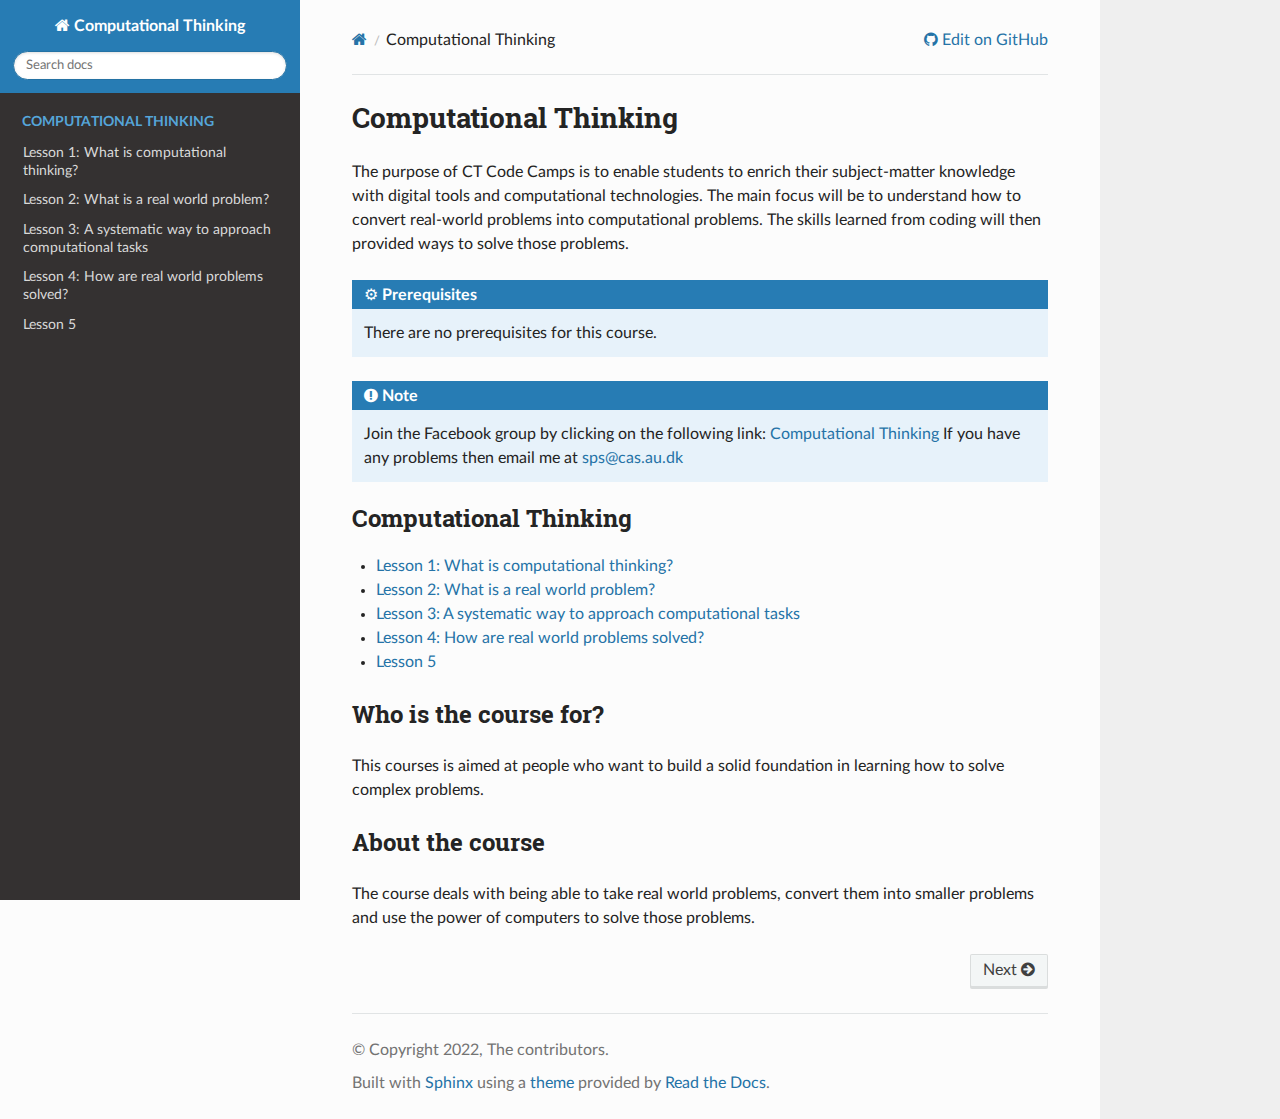
<file: index.html>
<!DOCTYPE html>
<html class="writer-html5" lang="en" >
<head>
  <meta charset="utf-8" /><meta name="generator" content="Docutils 0.18.1: http://docutils.sourceforge.net/" />

  <meta name="viewport" content="width=device-width, initial-scale=1.0" />
  <title>Computational Thinking &mdash; Computational Thinking  documentation</title>
      <link rel="stylesheet" href="_static/pygments.css" type="text/css" />
      <link rel="stylesheet" href="_static/css/theme.css" type="text/css" />
      <link rel="stylesheet" href="_static/mystnb.4510f1fc1dee50b3e5859aac5469c37c29e427902b24a333a5f9fcb2f0b3ac41.css" type="text/css" />
      <link rel="stylesheet" href="_static/copybutton.css" type="text/css" />
      <link rel="stylesheet" href="_static/togglebutton.css" type="text/css" />
      <link rel="stylesheet" href="_static/sphinx_lesson.css" type="text/css" />
      <link rel="stylesheet" href="_static/sphinx_rtd_theme_ext_color_contrast.css" type="text/css" />
      <link rel="stylesheet" href="_static/tabs.css" type="text/css" />
      <link rel="stylesheet" href="_static/design-style.1e8bd061cd6da7fc9cf755528e8ffc24.min.css" type="text/css" />
      <link rel="stylesheet" href="_static/css/custom.css" type="text/css" />
  <!--[if lt IE 9]>
    <script src="_static/js/html5shiv.min.js"></script>
  <![endif]-->
  
        <script data-url_root="" id="documentation_options" src="_static/documentation_options.js"></script>
        <script src="_static/jquery.js"></script>
        <script src="_static/underscore.js"></script>
        <script src="_static/_sphinx_javascript_frameworks_compat.js"></script>
        <script src="_static/doctools.js"></script>
        <script src="_static/sphinx_highlight.js"></script>
        <script src="_static/clipboard.min.js"></script>
        <script src="_static/copybutton.js"></script>
        <script src="_static/minipres.js"></script>
        <script>let toggleHintShow = 'Click to show';</script>
        <script>let toggleHintHide = 'Click to hide';</script>
        <script>let toggleOpenOnPrint = 'true';</script>
        <script src="_static/togglebutton.js"></script>
        <script>var togglebuttonSelector = '.toggle, .admonition.dropdown';</script>
        <script src="_static/design-tabs.js"></script>
    <script src="_static/js/theme.js"></script>
    <link rel="index" title="Index" href="genindex/" />
    <link rel="search" title="Search" href="search/" />
    <link rel="next" title="Lesson 1: What is computational thinking?" href="lesson-1/" /> 
</head>

<body class="wy-body-for-nav"> 
  <div class="wy-grid-for-nav">
    <nav data-toggle="wy-nav-shift" class="wy-nav-side">
      <div class="wy-side-scroll">
        <div class="wy-side-nav-search" >

          
          
          <a href="#" class="icon icon-home">
            Computational Thinking
          </a>
<div role="search">
  <form id="rtd-search-form" class="wy-form" action="search/" method="get">
    <input type="text" name="q" placeholder="Search docs" aria-label="Search docs" />
    <input type="hidden" name="check_keywords" value="yes" />
    <input type="hidden" name="area" value="default" />
  </form>
</div>
        </div><div class="wy-menu wy-menu-vertical" data-spy="affix" role="navigation" aria-label="Navigation menu">
              <p class="caption" role="heading"><span class="caption-text">Computational Thinking</span></p>
<ul>
<li class="toctree-l1"><a class="reference internal" href="lesson-1/">Lesson 1: What is computational thinking?</a></li>
<li class="toctree-l1"><a class="reference internal" href="lesson-2/">Lesson 2: What is a real world problem?</a></li>
<li class="toctree-l1"><a class="reference internal" href="lesson-3/">Lesson 3: A systematic way to approach computational tasks</a></li>
<li class="toctree-l1"><a class="reference internal" href="lesson-4/">Lesson 4: How are real world problems solved?</a></li>
<li class="toctree-l1"><a class="reference internal" href="lesson-5/">Lesson 5</a></li>
</ul>

        </div>
      </div>
    </nav>

    <section data-toggle="wy-nav-shift" class="wy-nav-content-wrap"><nav class="wy-nav-top" aria-label="Mobile navigation menu" >
          <i data-toggle="wy-nav-top" class="fa fa-bars"></i>
          <a href="#">Computational Thinking</a>
      </nav>

      <div class="wy-nav-content">
        <div class="rst-content">
          <div role="navigation" aria-label="Page navigation">
  <ul class="wy-breadcrumbs">
      <li><a href="#" class="icon icon-home" aria-label="Home"></a></li>
      <li class="breadcrumb-item active">Computational Thinking</li>
      <li class="wy-breadcrumbs-aside">
              <a href="https://github.com/linguist89//computational-thinking//blob/main/content/index.rst" class="fa fa-github"> Edit on GitHub</a>
      </li>
  </ul>
  <hr/>
</div>
          <div role="main" class="document" itemscope="itemscope" itemtype="http://schema.org/Article">
           <div itemprop="articleBody">
             
  <section id="computational-thinking">
<h1>Computational Thinking<a class="headerlink" href="#computational-thinking" title="Permalink to this heading"></a></h1>
<p>The purpose of CT Code Camps is to enable students to enrich their subject-matter knowledge with digital tools and computational technologies. The main focus will be to understand how to convert real-world problems into computational problems. The skills learned from coding will then provided ways to solve those problems.</p>
<div class="admonition-prerequisites prerequisites admonition" id="prerequisites-0">
<p class="admonition-title">Prerequisites</p>
<p>There are no prerequisites for this course.</p>
</div>
<div class="admonition note">
<p class="admonition-title">Note</p>
<p>Join the Facebook group by clicking on the following link: <a class="reference external" href="https://www.facebook.com/groups/410505771167961">Computational Thinking</a>
If you have any problems then email me at <a class="reference external" href="mailto:sps&#37;&#52;&#48;cas&#46;au&#46;dk">sps<span>&#64;</span>cas<span>&#46;</span>au<span>&#46;</span>dk</a></p>
</div>
<div class="toctree-wrapper compound">
<p class="caption" role="heading"><span class="caption-text">Computational Thinking</span></p>
<ul>
<li class="toctree-l1"><a class="reference internal" href="lesson-1/">Lesson 1: What is computational thinking?</a></li>
<li class="toctree-l1"><a class="reference internal" href="lesson-2/">Lesson 2: What is a real world problem?</a></li>
<li class="toctree-l1"><a class="reference internal" href="lesson-3/">Lesson 3: A systematic way to approach computational tasks</a></li>
<li class="toctree-l1"><a class="reference internal" href="lesson-4/">Lesson 4: How are real world problems solved?</a></li>
<li class="toctree-l1"><a class="reference internal" href="lesson-5/">Lesson 5</a></li>
</ul>
</div>
<section id="who-is-the-course-for">
<span id="learner-personas"></span><h2>Who is the course for?<a class="headerlink" href="#who-is-the-course-for" title="Permalink to this heading"></a></h2>
<p>This courses is aimed at people who want to build a solid foundation in learning how to solve complex problems.</p>
</section>
<section id="about-the-course">
<h2>About the course<a class="headerlink" href="#about-the-course" title="Permalink to this heading"></a></h2>
<p>The course deals with being able to take real world problems, convert them into smaller problems and use the power of computers to solve those problems.</p>
</section>
</section>


           </div>
          </div>
          <footer><div class="rst-footer-buttons" role="navigation" aria-label="Footer">
        <a href="lesson-1/" class="btn btn-neutral float-right" title="Lesson 1: What is computational thinking?" accesskey="n" rel="next">Next <span class="fa fa-arrow-circle-right" aria-hidden="true"></span></a>
    </div>

  <hr/>

  <div role="contentinfo">
    <p>&#169; Copyright 2022, The contributors.</p>
  </div>

  Built with <a href="https://www.sphinx-doc.org/">Sphinx</a> using a
    <a href="https://github.com/readthedocs/sphinx_rtd_theme">theme</a>
    provided by <a href="https://readthedocs.org">Read the Docs</a>.
   

</footer>
        </div>
      </div>
    </section>
  </div>
  <script>
      jQuery(function () {
          SphinxRtdTheme.Navigation.enable(true);
      });
  </script> 

</body>
</html>
</file>
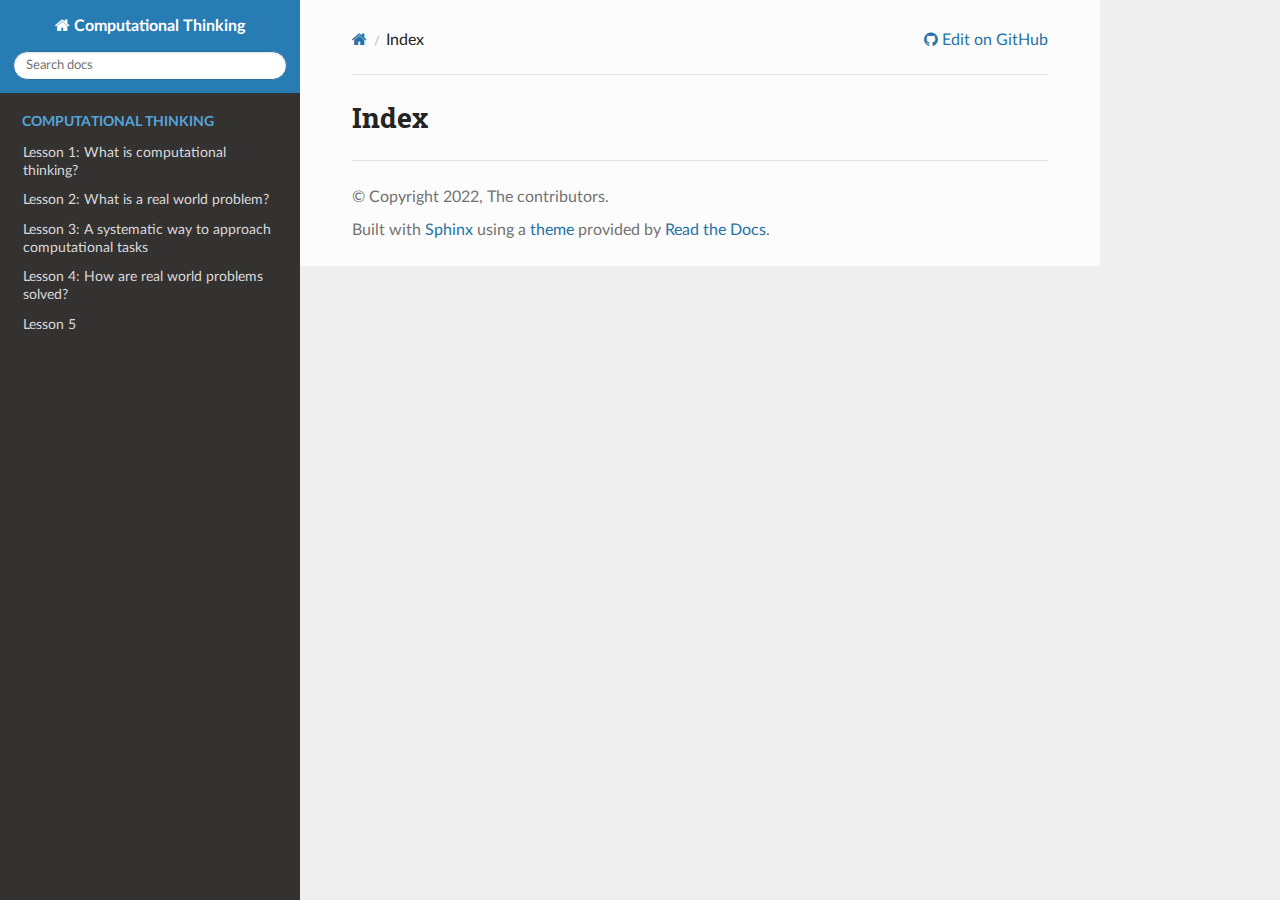
<file: genindex/index.html>
<!DOCTYPE html>
<html class="writer-html5" lang="en" >
<head>
  <meta charset="utf-8" />
  <meta name="viewport" content="width=device-width, initial-scale=1.0" />
  <title>Index &mdash; Computational Thinking  documentation</title>
      <link rel="stylesheet" href="../_static/pygments.css" type="text/css" />
      <link rel="stylesheet" href="../_static/css/theme.css" type="text/css" />
      <link rel="stylesheet" href="../_static/mystnb.4510f1fc1dee50b3e5859aac5469c37c29e427902b24a333a5f9fcb2f0b3ac41.css" type="text/css" />
      <link rel="stylesheet" href="../_static/copybutton.css" type="text/css" />
      <link rel="stylesheet" href="../_static/togglebutton.css" type="text/css" />
      <link rel="stylesheet" href="../_static/sphinx_lesson.css" type="text/css" />
      <link rel="stylesheet" href="../_static/sphinx_rtd_theme_ext_color_contrast.css" type="text/css" />
      <link rel="stylesheet" href="../_static/tabs.css" type="text/css" />
      <link rel="stylesheet" href="../_static/design-style.1e8bd061cd6da7fc9cf755528e8ffc24.min.css" type="text/css" />
      <link rel="stylesheet" href="../_static/css/custom.css" type="text/css" />
  <!--[if lt IE 9]>
    <script src="../_static/js/html5shiv.min.js"></script>
  <![endif]-->
  
        <script data-url_root="../" id="documentation_options" src="../_static/documentation_options.js"></script>
        <script src="../_static/jquery.js"></script>
        <script src="../_static/underscore.js"></script>
        <script src="../_static/_sphinx_javascript_frameworks_compat.js"></script>
        <script src="../_static/doctools.js"></script>
        <script src="../_static/sphinx_highlight.js"></script>
        <script src="../_static/clipboard.min.js"></script>
        <script src="../_static/copybutton.js"></script>
        <script src="../_static/minipres.js"></script>
        <script src="../_static/tabs.js"></script>
        <script>let toggleHintShow = 'Click to show';</script>
        <script>let toggleHintHide = 'Click to hide';</script>
        <script>let toggleOpenOnPrint = 'true';</script>
        <script src="../_static/togglebutton.js"></script>
        <script>var togglebuttonSelector = '.toggle, .admonition.dropdown';</script>
        <script src="../_static/design-tabs.js"></script>
    <script src="../_static/js/theme.js"></script>
    <link rel="index" title="Index" href="#" />
    <link rel="search" title="Search" href="../search/" /> 
</head>

<body class="wy-body-for-nav"> 
  <div class="wy-grid-for-nav">
    <nav data-toggle="wy-nav-shift" class="wy-nav-side">
      <div class="wy-side-scroll">
        <div class="wy-side-nav-search" >

          
          
          <a href="../" class="icon icon-home">
            Computational Thinking
          </a>
<div role="search">
  <form id="rtd-search-form" class="wy-form" action="../search/" method="get">
    <input type="text" name="q" placeholder="Search docs" aria-label="Search docs" />
    <input type="hidden" name="check_keywords" value="yes" />
    <input type="hidden" name="area" value="default" />
  </form>
</div>
        </div><div class="wy-menu wy-menu-vertical" data-spy="affix" role="navigation" aria-label="Navigation menu">
              <p class="caption" role="heading"><span class="caption-text">Computational Thinking</span></p>
<ul>
<li class="toctree-l1"><a class="reference internal" href="../lesson-1/">Lesson 1: What is computational thinking?</a></li>
<li class="toctree-l1"><a class="reference internal" href="../lesson-2/">Lesson 2: What is a real world problem?</a></li>
<li class="toctree-l1"><a class="reference internal" href="../lesson-3/">Lesson 3: A systematic way to approach computational tasks</a></li>
<li class="toctree-l1"><a class="reference internal" href="../lesson-4/">Lesson 4: How are real world problems solved?</a></li>
<li class="toctree-l1"><a class="reference internal" href="../lesson-5/">Lesson 5</a></li>
</ul>

        </div>
      </div>
    </nav>

    <section data-toggle="wy-nav-shift" class="wy-nav-content-wrap"><nav class="wy-nav-top" aria-label="Mobile navigation menu" >
          <i data-toggle="wy-nav-top" class="fa fa-bars"></i>
          <a href="../">Computational Thinking</a>
      </nav>

      <div class="wy-nav-content">
        <div class="rst-content">
          <div role="navigation" aria-label="Page navigation">
  <ul class="wy-breadcrumbs">
      <li><a href="../" class="icon icon-home" aria-label="Home"></a></li>
      <li class="breadcrumb-item active">Index</li>
      <li class="wy-breadcrumbs-aside">
              <a href="https://github.com/linguist89//computational-thinking//blob/main/content/genindex" class="fa fa-github"> Edit on GitHub</a>
      </li>
  </ul>
  <hr/>
</div>
          <div role="main" class="document" itemscope="itemscope" itemtype="http://schema.org/Article">
           <div itemprop="articleBody">
             

<h1 id="index">Index</h1>

<div class="genindex-jumpbox">
 
</div>


           </div>
          </div>
          <footer>

  <hr/>

  <div role="contentinfo">
    <p>&#169; Copyright 2022, The contributors.</p>
  </div>

  Built with <a href="https://www.sphinx-doc.org/">Sphinx</a> using a
    <a href="https://github.com/readthedocs/sphinx_rtd_theme">theme</a>
    provided by <a href="https://readthedocs.org">Read the Docs</a>.
   

</footer>
        </div>
      </div>
    </section>
  </div>
  <script>
      jQuery(function () {
          SphinxRtdTheme.Navigation.enable(true);
      });
  </script> 

</body>
</html>
</file>
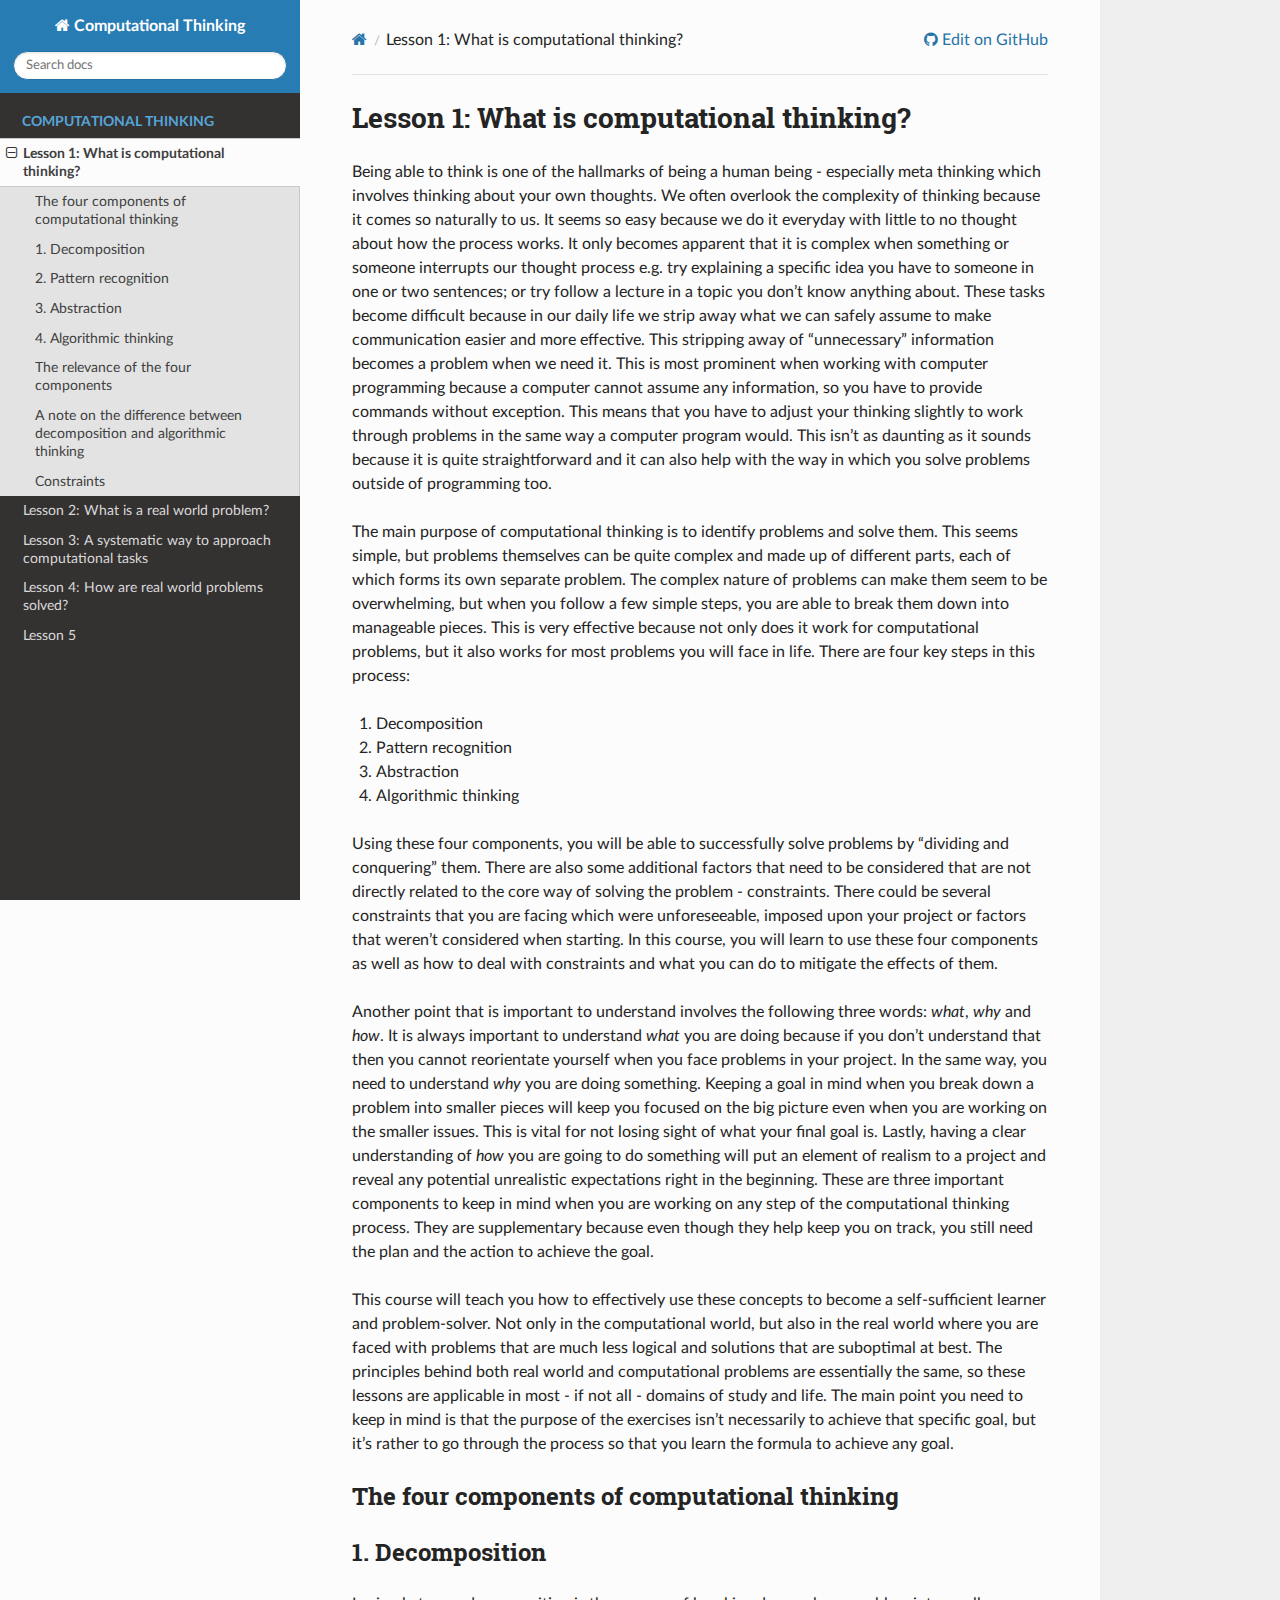
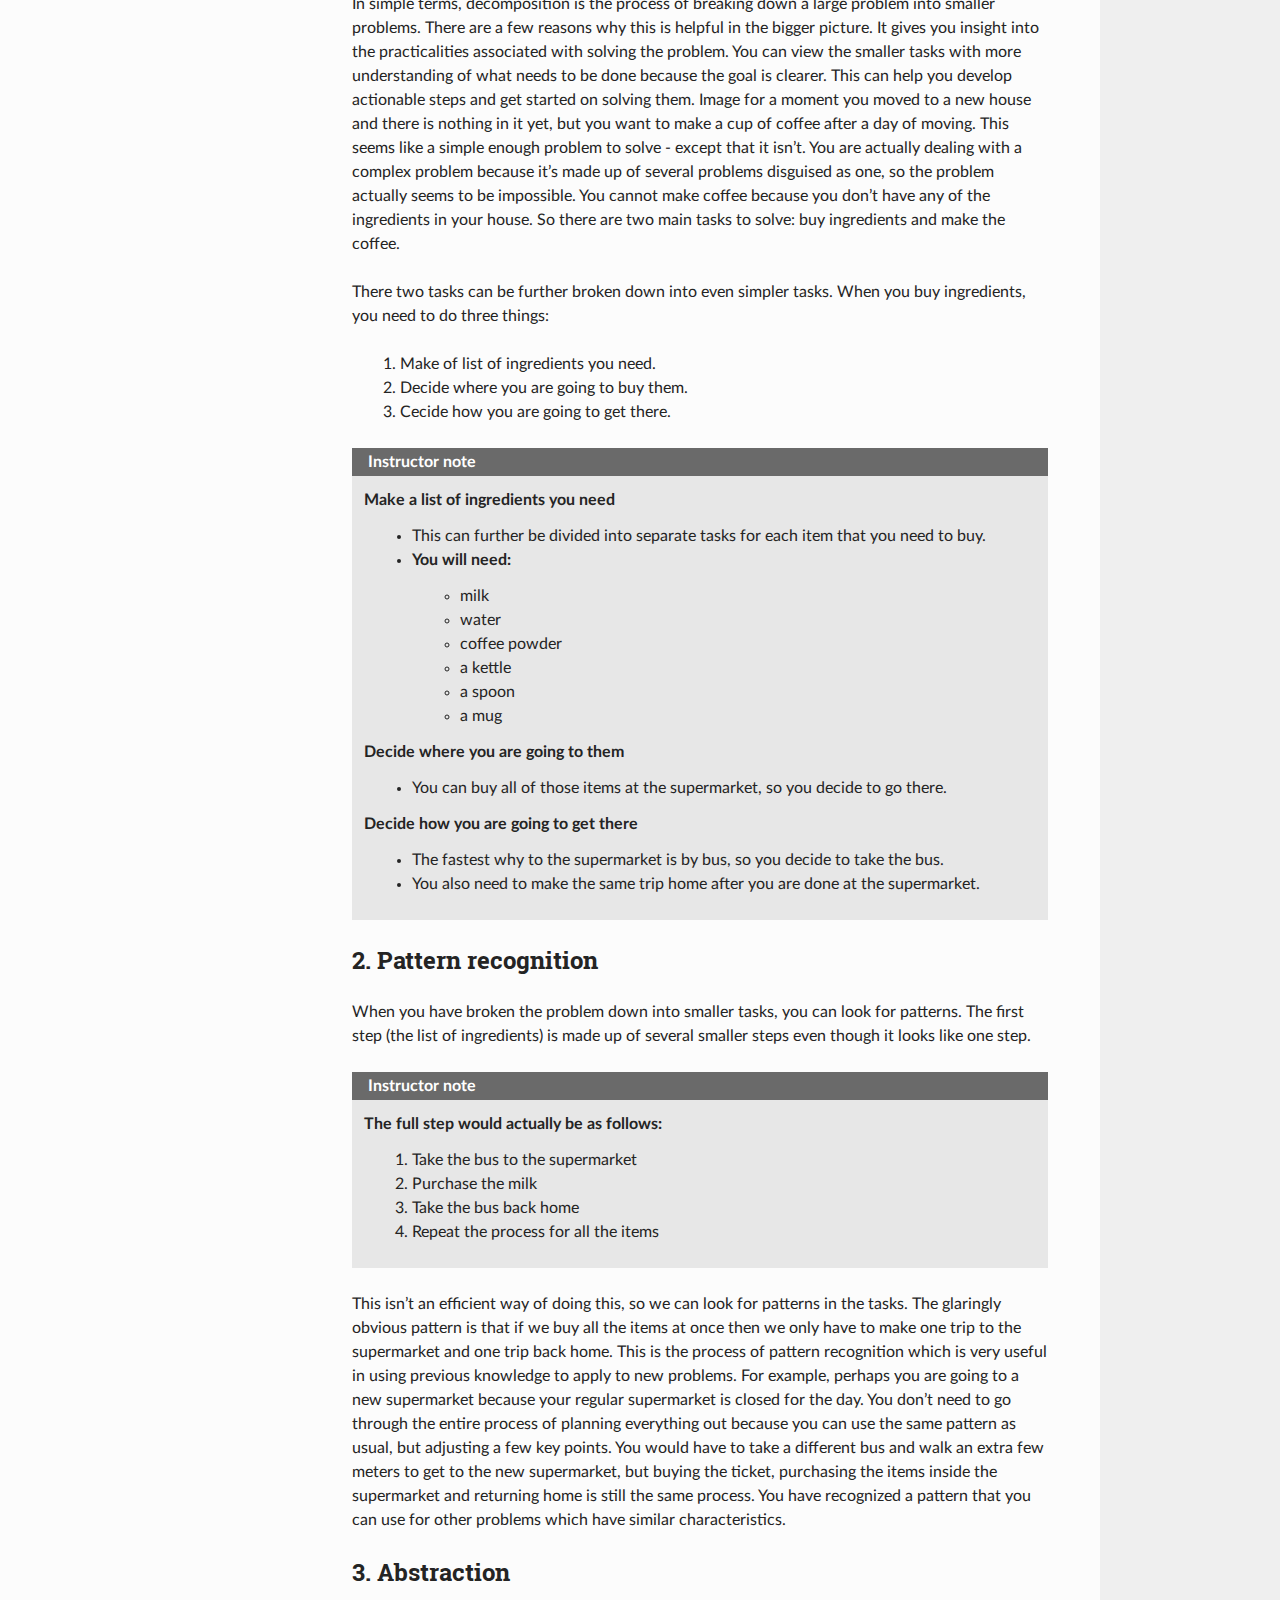
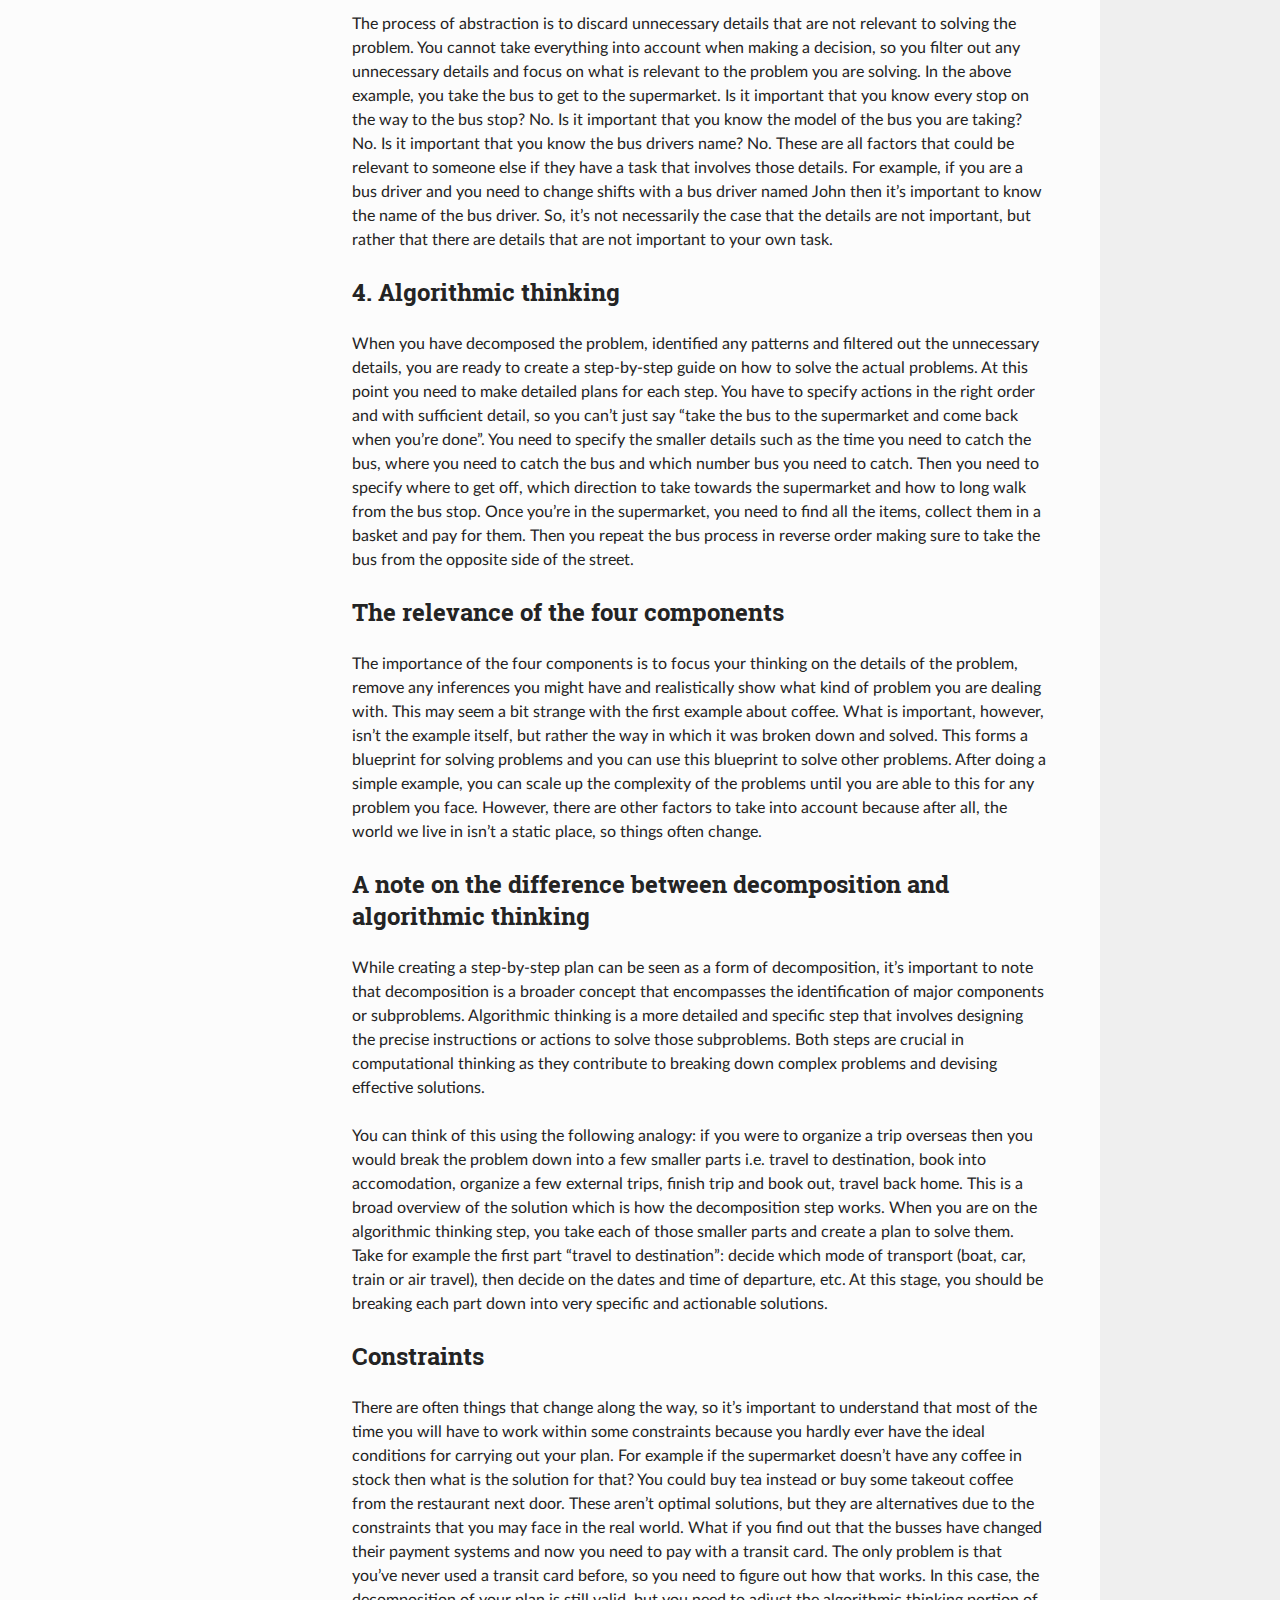
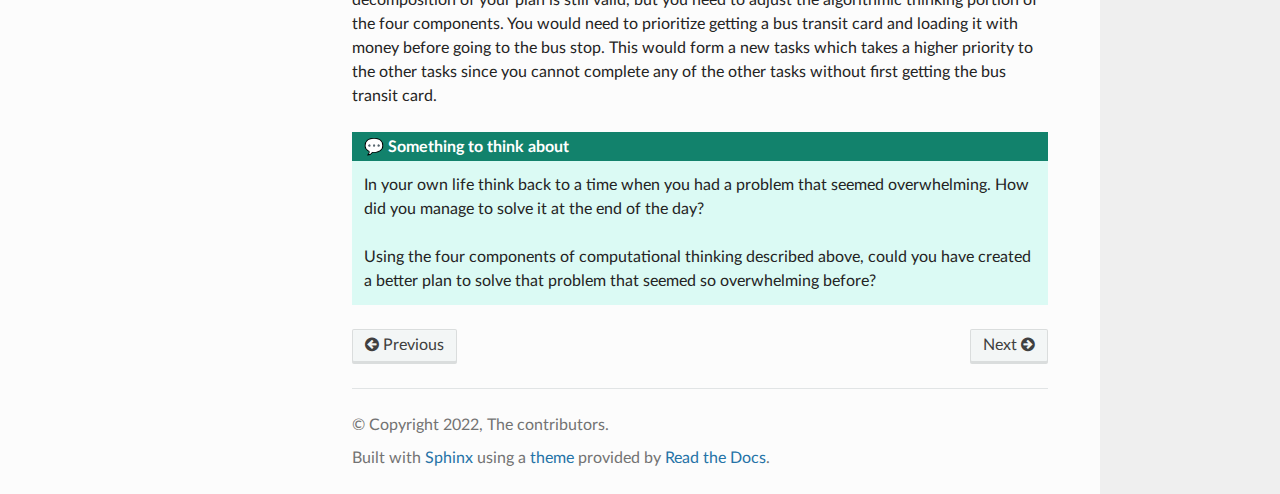
<file: lesson-1/index.html>
<!DOCTYPE html>
<html class="writer-html5" lang="en" >
<head>
  <meta charset="utf-8" /><meta name="generator" content="Docutils 0.18.1: http://docutils.sourceforge.net/" />

  <meta name="viewport" content="width=device-width, initial-scale=1.0" />
  <title>Lesson 1: What is computational thinking? &mdash; Computational Thinking  documentation</title>
      <link rel="stylesheet" href="../_static/pygments.css" type="text/css" />
      <link rel="stylesheet" href="../_static/css/theme.css" type="text/css" />
      <link rel="stylesheet" href="../_static/mystnb.4510f1fc1dee50b3e5859aac5469c37c29e427902b24a333a5f9fcb2f0b3ac41.css" type="text/css" />
      <link rel="stylesheet" href="../_static/copybutton.css" type="text/css" />
      <link rel="stylesheet" href="../_static/togglebutton.css" type="text/css" />
      <link rel="stylesheet" href="../_static/sphinx_lesson.css" type="text/css" />
      <link rel="stylesheet" href="../_static/sphinx_rtd_theme_ext_color_contrast.css" type="text/css" />
      <link rel="stylesheet" href="../_static/tabs.css" type="text/css" />
      <link rel="stylesheet" href="../_static/design-style.1e8bd061cd6da7fc9cf755528e8ffc24.min.css" type="text/css" />
      <link rel="stylesheet" href="../_static/css/custom.css" type="text/css" />
  <!--[if lt IE 9]>
    <script src="../_static/js/html5shiv.min.js"></script>
  <![endif]-->
  
        <script data-url_root="../" id="documentation_options" src="../_static/documentation_options.js"></script>
        <script src="../_static/jquery.js"></script>
        <script src="../_static/underscore.js"></script>
        <script src="../_static/_sphinx_javascript_frameworks_compat.js"></script>
        <script src="../_static/doctools.js"></script>
        <script src="../_static/sphinx_highlight.js"></script>
        <script src="../_static/clipboard.min.js"></script>
        <script src="../_static/copybutton.js"></script>
        <script src="../_static/minipres.js"></script>
        <script>let toggleHintShow = 'Click to show';</script>
        <script>let toggleHintHide = 'Click to hide';</script>
        <script>let toggleOpenOnPrint = 'true';</script>
        <script src="../_static/togglebutton.js"></script>
        <script>var togglebuttonSelector = '.toggle, .admonition.dropdown';</script>
        <script src="../_static/design-tabs.js"></script>
    <script src="../_static/js/theme.js"></script>
    <link rel="index" title="Index" href="../genindex/" />
    <link rel="search" title="Search" href="../search/" />
    <link rel="next" title="Lesson 2: What is a real world problem?" href="../lesson-2/" />
    <link rel="prev" title="Computational Thinking" href="../" /> 
</head>

<body class="wy-body-for-nav"> 
  <div class="wy-grid-for-nav">
    <nav data-toggle="wy-nav-shift" class="wy-nav-side">
      <div class="wy-side-scroll">
        <div class="wy-side-nav-search" >

          
          
          <a href="../" class="icon icon-home">
            Computational Thinking
          </a>
<div role="search">
  <form id="rtd-search-form" class="wy-form" action="../search/" method="get">
    <input type="text" name="q" placeholder="Search docs" aria-label="Search docs" />
    <input type="hidden" name="check_keywords" value="yes" />
    <input type="hidden" name="area" value="default" />
  </form>
</div>
        </div><div class="wy-menu wy-menu-vertical" data-spy="affix" role="navigation" aria-label="Navigation menu">
              <p class="caption" role="heading"><span class="caption-text">Computational Thinking</span></p>
<ul class="current">
<li class="toctree-l1 current"><a class="current reference internal" href="#">Lesson 1: What is computational thinking?</a><ul>
<li class="toctree-l2"><a class="reference internal" href="#the-four-components-of-computational-thinking">The four components of computational thinking</a></li>
<li class="toctree-l2"><a class="reference internal" href="#decomposition">1. Decomposition</a></li>
<li class="toctree-l2"><a class="reference internal" href="#pattern-recognition">2. Pattern recognition</a></li>
<li class="toctree-l2"><a class="reference internal" href="#abstraction">3. Abstraction</a></li>
<li class="toctree-l2"><a class="reference internal" href="#algorithmic-thinking">4. Algorithmic thinking</a></li>
<li class="toctree-l2"><a class="reference internal" href="#the-relevance-of-the-four-components">The relevance of the four components</a></li>
<li class="toctree-l2"><a class="reference internal" href="#a-note-on-the-difference-between-decomposition-and-algorithmic-thinking">A note on the difference between decomposition and algorithmic thinking</a></li>
<li class="toctree-l2"><a class="reference internal" href="#constraints">Constraints</a></li>
</ul>
</li>
<li class="toctree-l1"><a class="reference internal" href="../lesson-2/">Lesson 2: What is a real world problem?</a></li>
<li class="toctree-l1"><a class="reference internal" href="../lesson-3/">Lesson 3: A systematic way to approach computational tasks</a></li>
<li class="toctree-l1"><a class="reference internal" href="../lesson-4/">Lesson 4: How are real world problems solved?</a></li>
<li class="toctree-l1"><a class="reference internal" href="../lesson-5/">Lesson 5</a></li>
</ul>

        </div>
      </div>
    </nav>

    <section data-toggle="wy-nav-shift" class="wy-nav-content-wrap"><nav class="wy-nav-top" aria-label="Mobile navigation menu" >
          <i data-toggle="wy-nav-top" class="fa fa-bars"></i>
          <a href="../">Computational Thinking</a>
      </nav>

      <div class="wy-nav-content">
        <div class="rst-content">
          <div role="navigation" aria-label="Page navigation">
  <ul class="wy-breadcrumbs">
      <li><a href="../" class="icon icon-home" aria-label="Home"></a></li>
      <li class="breadcrumb-item active">Lesson 1: What is computational thinking?</li>
      <li class="wy-breadcrumbs-aside">
              <a href="https://github.com/linguist89//computational-thinking//blob/main/content/lesson-1.rst" class="fa fa-github"> Edit on GitHub</a>
      </li>
  </ul>
  <hr/>
</div>
          <div role="main" class="document" itemscope="itemscope" itemtype="http://schema.org/Article">
           <div itemprop="articleBody">
             
  <section id="lesson-1-what-is-computational-thinking">
<h1>Lesson 1: What is computational thinking?<a class="headerlink" href="#lesson-1-what-is-computational-thinking" title="Permalink to this heading"></a></h1>
<p>Being able to think is one of the hallmarks of being a human being -
especially meta thinking which involves thinking about your own
thoughts. We often overlook the complexity of thinking because it comes
so naturally to us. It seems so easy because we do it everyday with
little to no thought about how the process works. It only becomes
apparent that it is complex when something or someone interrupts our
thought process e.g. try explaining a specific idea you have to someone
in one or two sentences; or try follow a lecture in a topic you don’t
know anything about. These tasks become difficult because in our daily
life we strip away what we can safely assume to make communication
easier and more effective. This stripping away of “unnecessary”
information becomes a problem when we need it. This is most prominent
when working with computer programming because a computer cannot assume
any information, so you have to provide commands without exception. This
means that you have to adjust your thinking slightly to work through
problems in the same way a computer program would. This isn’t as
daunting as it sounds because it is quite straightforward and it can
also help with the way in which you solve problems outside of
programming too.</p>
<p>The main purpose of computational thinking is to identify problems and
solve them. This seems simple, but problems themselves can be quite
complex and made up of different parts, each of which forms its own
separate problem. The complex nature of problems can make them seem to
be overwhelming, but when you follow a few simple steps, you are able to
break them down into manageable pieces. This is very effective because
not only does it work for computational problems, but it also works for
most problems you will face in life. There are four key steps in this
process:</p>
<ol class="arabic simple">
<li><p>Decomposition</p></li>
<li><p>Pattern recognition</p></li>
<li><p>Abstraction</p></li>
<li><p>Algorithmic thinking</p></li>
</ol>
<p>Using these four components, you will be able to
successfully solve problems by “dividing and conquering” them. There are
also some additional factors that need to be considered that are not
directly related to the core way of solving the problem - constraints.
There could be several constraints that you are facing which were
unforeseeable, imposed upon your project or factors that weren’t
considered when starting. In this course, you will learn to use these
four components as well as how to deal with constraints and what you can
do to mitigate the effects of them.</p>
<p>Another point that is important to understand involves the following
three words: <em>what</em>, <em>why</em> and <em>how</em>. It is always important to understand
<em>what</em> you are doing because if you don’t understand that then you cannot
reorientate yourself when you face problems in your project. In the same
way, you need to understand <em>why</em> you are doing something. Keeping a goal
in mind when you break down a problem into smaller pieces will keep you
focused on the big picture even when you are working on the smaller
issues. This is vital for not losing sight of what your final goal is.
Lastly, having a clear understanding of <em>how</em> you are going to do
something will put an element of realism to a project and reveal any
potential unrealistic expectations right in the beginning. These are
three important components to keep in mind when you are working on any
step of the computational thinking process. They are supplementary
because even though they help keep you on track, you still need the plan
and the action to achieve the goal.</p>
<p>This course will teach you how to effectively use these concepts to
become a self-sufficient learner and problem-solver. Not only in the
computational world, but also in the real world where you are faced with
problems that are much less logical and solutions that are suboptimal at
best. The principles behind both real world and computational problems
are essentially the same, so these lessons are applicable in most - if
not all - domains of study and life. The main point you need to keep in
mind is that the purpose of the exercises isn’t necessarily to achieve
that specific goal, but it’s rather to go through the process so that
you learn the formula to achieve any goal.</p>
<section id="the-four-components-of-computational-thinking">
<h2>The four components of computational thinking<a class="headerlink" href="#the-four-components-of-computational-thinking" title="Permalink to this heading"></a></h2>
</section>
<section id="decomposition">
<h2>1. Decomposition<a class="headerlink" href="#decomposition" title="Permalink to this heading"></a></h2>
<p>In simple terms, decomposition is the process of breaking down a large
problem into smaller problems. There are a few reasons why this is
helpful in the bigger picture. It gives you insight into the
practicalities associated with solving the problem. You can view the
smaller tasks with more understanding of what needs to be done because
the goal is clearer. This can help you develop actionable steps and get
started on solving them. Image for a moment you moved to a new house and
there is nothing in it yet, but you want to make a cup of coffee after a
day of moving. This seems like a simple enough problem to solve - except
that it isn’t. You are actually dealing with a complex problem because
it’s made up of several problems disguised as one, so the problem
actually seems to be impossible. You cannot make coffee because you
don’t have any of the ingredients in your house. So there are two main
tasks to solve: buy ingredients and make the coffee.</p>
<p>There two tasks can be further broken down into even simpler tasks. When
you buy ingredients, you need to do three things:</p>
<blockquote>
<div><ol class="arabic simple">
<li><p>Make of list of ingredients you need.</p></li>
<li><p>Decide where you are going to buy them.</p></li>
<li><p>Cecide how you are going to get there.</p></li>
</ol>
</div></blockquote>
<div class="admonition-instructor-note instructor-note admonition" id="instructor-note-0">
<p class="admonition-title">Instructor note</p>
<dl class="simple">
<dt><strong>Make a list of ingredients you need</strong></dt><dd><ul class="simple">
<li><p>This can further be divided into separate tasks for each item that you need to buy.</p></li>
<li><dl class="simple">
<dt>You will need:</dt><dd><ul>
<li><p>milk</p></li>
<li><p>water</p></li>
<li><p>coffee powder</p></li>
<li><p>a kettle</p></li>
<li><p>a spoon</p></li>
<li><p>a mug</p></li>
</ul>
</dd>
</dl>
</li>
</ul>
</dd>
<dt><strong>Decide where you are going to them</strong></dt><dd><ul class="simple">
<li><p>You can buy all of those items at the supermarket, so you decide to go there.</p></li>
</ul>
</dd>
<dt><strong>Decide how you are going to get there</strong></dt><dd><ul class="simple">
<li><p>The fastest why to the supermarket is by bus, so you decide to take the bus.</p></li>
<li><p>You also need to make the same trip home after you are done at the supermarket.</p></li>
</ul>
</dd>
</dl>
</div>
</section>
<section id="pattern-recognition">
<h2>2. Pattern recognition<a class="headerlink" href="#pattern-recognition" title="Permalink to this heading"></a></h2>
<p>When you have broken the problem down into smaller tasks, you can look
for patterns. The first step (the list of ingredients) is made up of
several smaller steps even though it looks like one step.</p>
<div class="admonition-instructor-note instructor-note admonition" id="instructor-note-1">
<p class="admonition-title">Instructor note</p>
<dl class="simple">
<dt>The full step would actually be as follows:</dt><dd><ol class="arabic simple">
<li><p>Take the bus to the supermarket</p></li>
<li><p>Purchase the milk</p></li>
<li><p>Take the bus back home</p></li>
<li><p>Repeat the process for all the items</p></li>
</ol>
</dd>
</dl>
</div>
<p>This isn’t an efficient way of doing this, so we can look for patterns in the tasks. The glaringly obvious pattern is that if we buy all the items at once then we only have to make one trip to the supermarket and one trip back home. This is the process of pattern recognition which is very useful in using previous knowledge to apply to new problems. For example, perhaps you are going to a new supermarket because your regular supermarket is closed for the day. You don’t need to go through the entire process of planning everything out because you can use the same pattern as usual, but adjusting a few key points. You would have to take a different bus and walk an extra few meters to get to the new supermarket, but buying the ticket, purchasing the items inside the supermarket and returning home is still the same process. You have recognized a pattern that you can use for other problems which have similar characteristics.</p>
</section>
<section id="abstraction">
<h2>3. Abstraction<a class="headerlink" href="#abstraction" title="Permalink to this heading"></a></h2>
<p>The process of abstraction is to discard unnecessary details that are not relevant to solving the problem. You cannot take everything into account when making a decision, so you filter out any unnecessary details and focus on what is relevant to the problem you are solving. In the above example, you take the bus to get to the supermarket. Is it important that you know every stop on the way to the bus stop? No. Is it important that you know the model of the bus you are taking? No. Is it important that you know the bus drivers name? No. These are all factors that could be relevant to someone else if they have a task that involves those details. For example, if you are a bus driver and you need to change shifts with a bus driver named John then it’s important to know the name of the bus driver. So, it’s not necessarily the case that the details are not important, but rather that there are details that are not important to your own task.</p>
</section>
<section id="algorithmic-thinking">
<h2>4. Algorithmic thinking<a class="headerlink" href="#algorithmic-thinking" title="Permalink to this heading"></a></h2>
<p>When you have decomposed the problem, identified any patterns and filtered out the unnecessary details, you are ready to create a step-by-step guide on how to solve the actual problems. At this point you need to make detailed plans for each step. You have to specify actions in the right order and with sufficient detail, so you can’t just say “take the bus to the supermarket and come back when you’re done”. You need to specify the smaller details such as the time you need to catch the bus, where you need to catch the bus and which number bus you need to catch. Then you need to specify where to get off, which direction to take towards the supermarket and how to long walk from the bus stop. Once you’re in the supermarket, you need to find all the items, collect them in a basket and pay for them. Then you repeat the bus process in reverse order making sure to take the bus from the opposite side of the street.</p>
</section>
<section id="the-relevance-of-the-four-components">
<h2>The relevance of the four components<a class="headerlink" href="#the-relevance-of-the-four-components" title="Permalink to this heading"></a></h2>
<p>The importance of the four components is to focus your thinking on the details of the problem, remove any inferences you might have and realistically show what kind of problem you are dealing with. This may seem a bit strange with the first example about coffee. What is important, however, isn’t the example itself, but rather the way in which it was broken down and solved. This forms a blueprint for solving problems and you can use this blueprint to solve other problems. After doing a simple example, you can scale up the complexity of the problems until you are able to this for any problem you face. However, there are other factors to take into account because after all, the world we live in isn’t a static place, so things often change.</p>
</section>
<section id="a-note-on-the-difference-between-decomposition-and-algorithmic-thinking">
<h2>A note on the difference between decomposition and algorithmic thinking<a class="headerlink" href="#a-note-on-the-difference-between-decomposition-and-algorithmic-thinking" title="Permalink to this heading"></a></h2>
<p>While creating a step-by-step plan can be seen as a form of decomposition, it’s important to note that decomposition is a broader concept that encompasses the identification of major components or subproblems. Algorithmic thinking is a more detailed and specific step that involves designing the precise instructions or actions to solve those subproblems. Both steps are crucial in computational thinking as they contribute to breaking down complex problems and devising effective solutions.</p>
<p>You can think of this using the following analogy: if you were to organize a trip overseas then you would break the problem down into a few smaller parts i.e. travel to destination, book into accomodation, organize a few external trips, finish trip and book out, travel back home. This is a broad overview of the solution which is how the decomposition step works. When you are on the algorithmic thinking step, you take each of those smaller parts and create a plan to solve them. Take for example the first part “travel to destination”: decide which mode of transport (boat, car, train or air travel), then decide on the dates and time of departure, etc. At this stage, you should be breaking each part down into very specific and actionable solutions.</p>
</section>
<section id="constraints">
<h2>Constraints<a class="headerlink" href="#constraints" title="Permalink to this heading"></a></h2>
<p>There are often things that change along the way, so it’s important to understand that most of the time you will have to work within some constraints because you hardly ever have the ideal conditions for carrying out your plan. For example if the supermarket doesn’t have any coffee in stock then what is the solution for that? You could buy tea instead or buy some takeout coffee from the restaurant next door. These aren’t optimal solutions, but they are alternatives due to the constraints that you may face in the real world. What if you find out that the busses have changed their payment systems and now you need to pay with a transit card. The only problem is that you’ve never used a transit card before, so you need to figure out how that works. In this case, the decomposition of your plan is still valid, but you need to adjust the algorithmic thinking portion of the four components. You would need to prioritize getting a bus transit card and loading it with money before going to the bus stop. This would form a new tasks which takes a higher priority to the other tasks since you cannot complete any of the other tasks without first getting the bus transit card.</p>
<div class="admonition-something-to-think-about discussion important admonition" id="discussion-0">
<p class="admonition-title"><strong>Something to think about</strong></p>
<p>In your own life think back to a time when you had a problem that seemed overwhelming. How did you manage to solve it at the end of the day?</p>
<p>Using the four components of computational thinking described above, could you have created a better plan to solve that problem that seemed so overwhelming before?</p>
</div>
</section>
</section>


           </div>
          </div>
          <footer><div class="rst-footer-buttons" role="navigation" aria-label="Footer">
        <a href="../" class="btn btn-neutral float-left" title="Computational Thinking" accesskey="p" rel="prev"><span class="fa fa-arrow-circle-left" aria-hidden="true"></span> Previous</a>
        <a href="../lesson-2/" class="btn btn-neutral float-right" title="Lesson 2: What is a real world problem?" accesskey="n" rel="next">Next <span class="fa fa-arrow-circle-right" aria-hidden="true"></span></a>
    </div>

  <hr/>

  <div role="contentinfo">
    <p>&#169; Copyright 2022, The contributors.</p>
  </div>

  Built with <a href="https://www.sphinx-doc.org/">Sphinx</a> using a
    <a href="https://github.com/readthedocs/sphinx_rtd_theme">theme</a>
    provided by <a href="https://readthedocs.org">Read the Docs</a>.
   

</footer>
        </div>
      </div>
    </section>
  </div>
  <script>
      jQuery(function () {
          SphinxRtdTheme.Navigation.enable(true);
      });
  </script> 

</body>
</html>
</file>
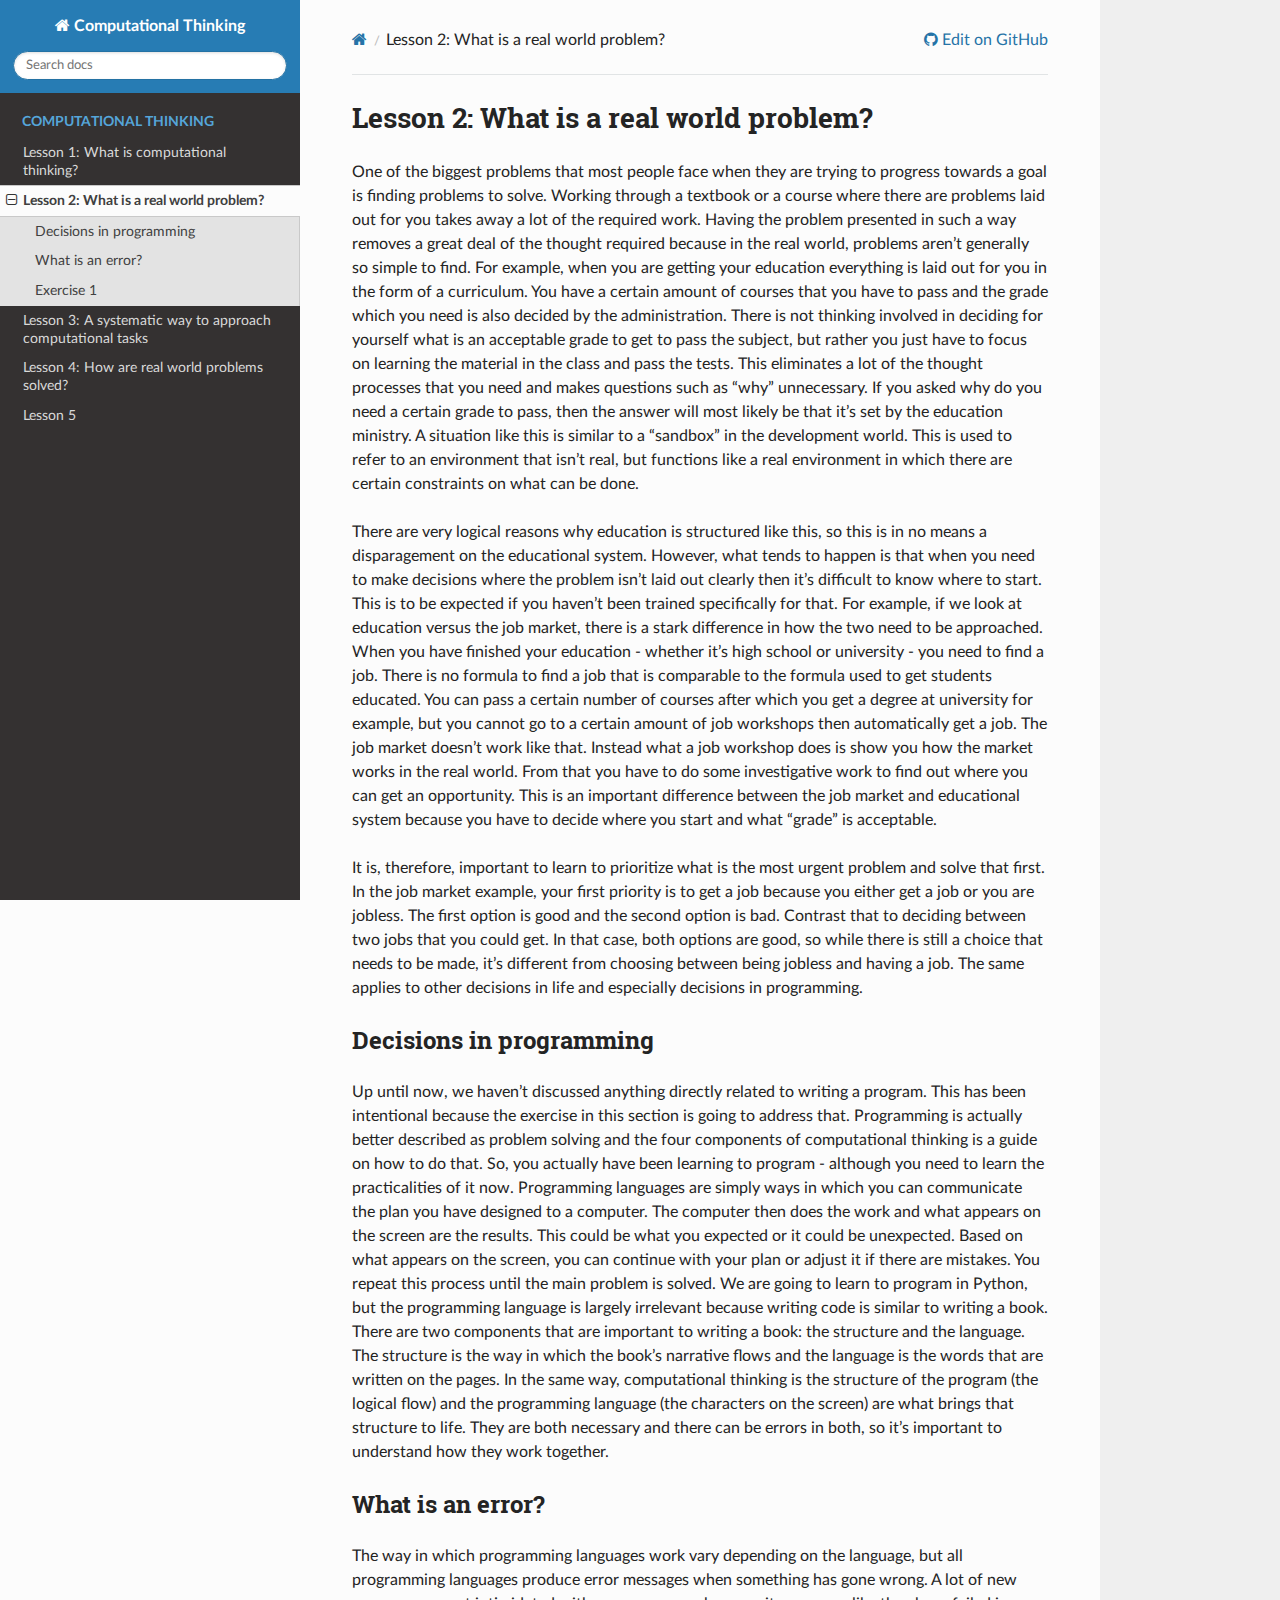
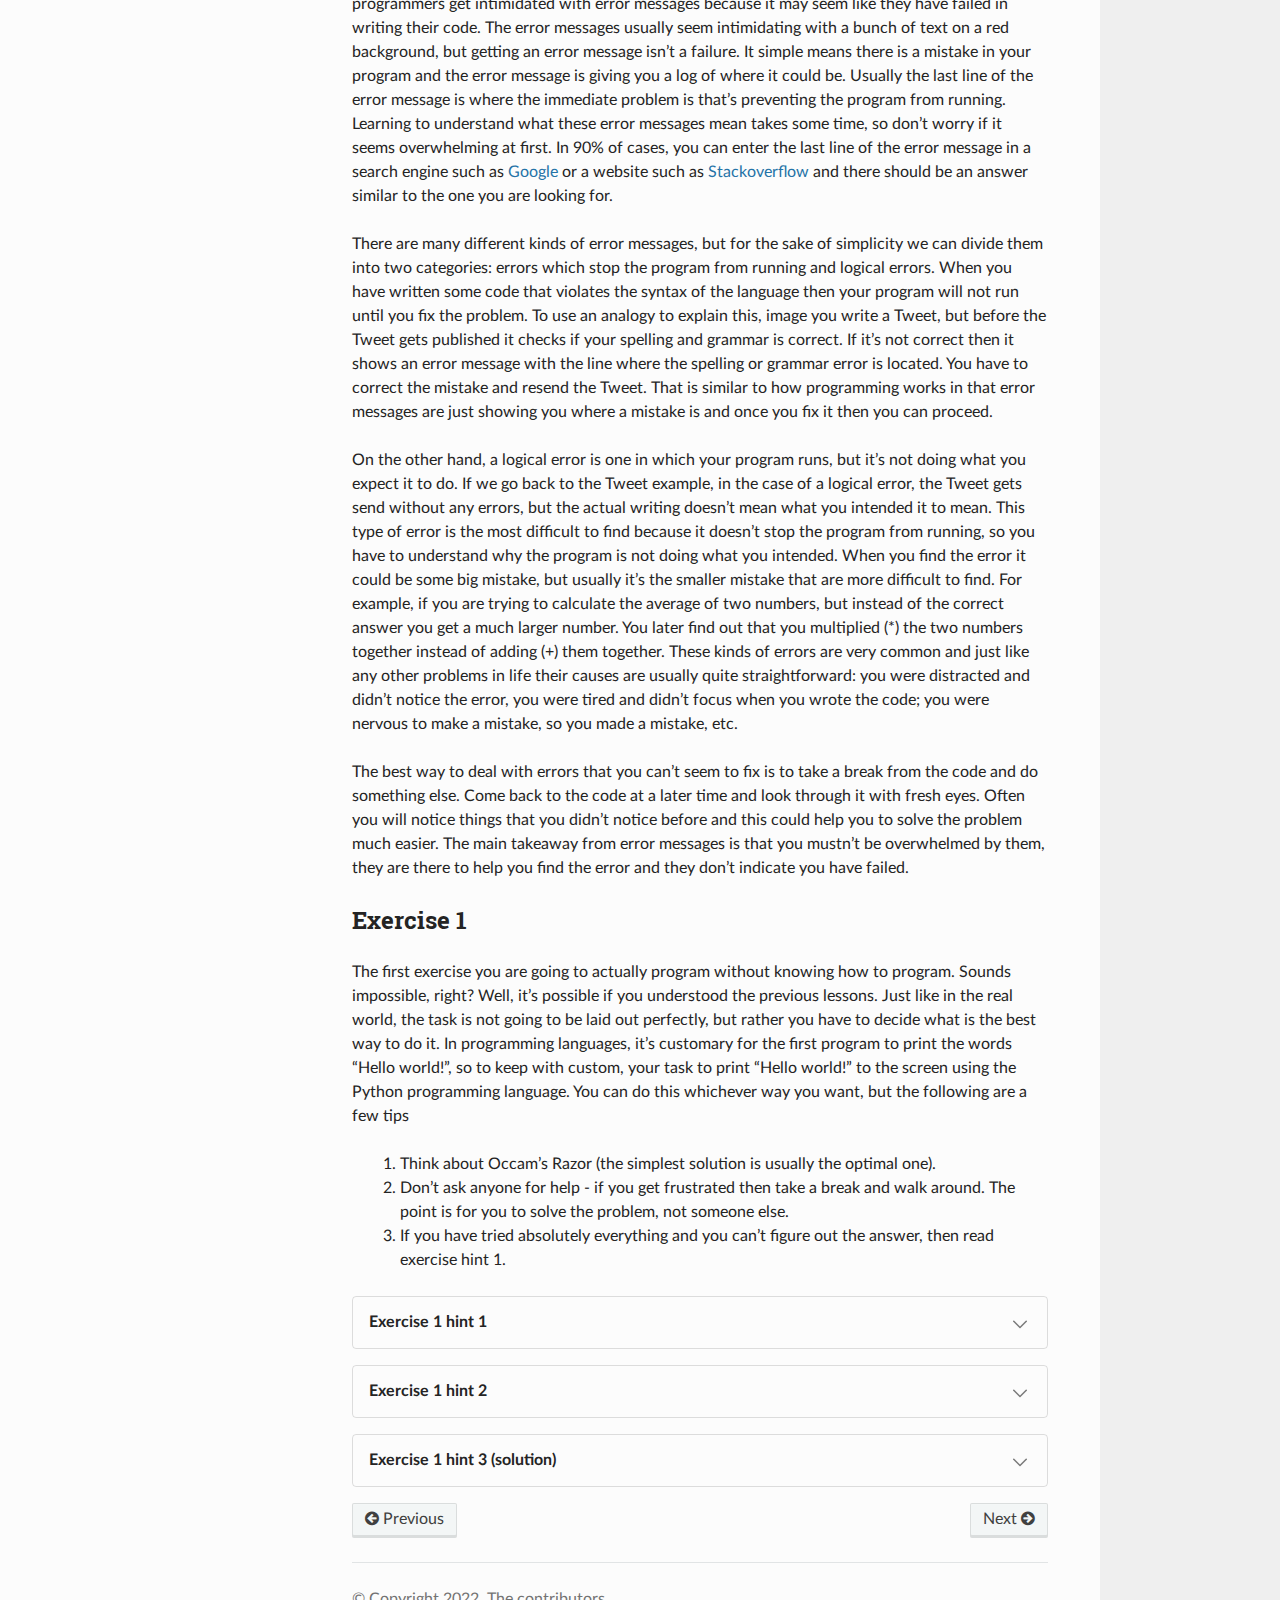
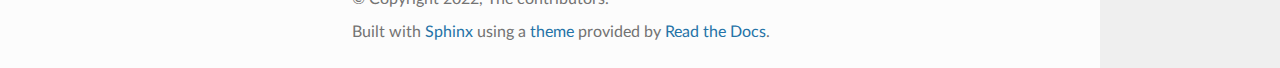
<file: lesson-2/index.html>
<!DOCTYPE html>
<html class="writer-html5" lang="en" >
<head>
  <meta charset="utf-8" /><meta name="generator" content="Docutils 0.18.1: http://docutils.sourceforge.net/" />

  <meta name="viewport" content="width=device-width, initial-scale=1.0" />
  <title>Lesson 2: What is a real world problem? &mdash; Computational Thinking  documentation</title>
      <link rel="stylesheet" href="../_static/pygments.css" type="text/css" />
      <link rel="stylesheet" href="../_static/css/theme.css" type="text/css" />
      <link rel="stylesheet" href="../_static/mystnb.4510f1fc1dee50b3e5859aac5469c37c29e427902b24a333a5f9fcb2f0b3ac41.css" type="text/css" />
      <link rel="stylesheet" href="../_static/copybutton.css" type="text/css" />
      <link rel="stylesheet" href="../_static/togglebutton.css" type="text/css" />
      <link rel="stylesheet" href="../_static/sphinx_lesson.css" type="text/css" />
      <link rel="stylesheet" href="../_static/sphinx_rtd_theme_ext_color_contrast.css" type="text/css" />
      <link rel="stylesheet" href="../_static/tabs.css" type="text/css" />
      <link rel="stylesheet" href="../_static/design-style.1e8bd061cd6da7fc9cf755528e8ffc24.min.css" type="text/css" />
      <link rel="stylesheet" href="../_static/css/custom.css" type="text/css" />
  <!--[if lt IE 9]>
    <script src="../_static/js/html5shiv.min.js"></script>
  <![endif]-->
  
        <script data-url_root="../" id="documentation_options" src="../_static/documentation_options.js"></script>
        <script src="../_static/jquery.js"></script>
        <script src="../_static/underscore.js"></script>
        <script src="../_static/_sphinx_javascript_frameworks_compat.js"></script>
        <script src="../_static/doctools.js"></script>
        <script src="../_static/sphinx_highlight.js"></script>
        <script src="../_static/clipboard.min.js"></script>
        <script src="../_static/copybutton.js"></script>
        <script src="../_static/minipres.js"></script>
        <script>let toggleHintShow = 'Click to show';</script>
        <script>let toggleHintHide = 'Click to hide';</script>
        <script>let toggleOpenOnPrint = 'true';</script>
        <script src="../_static/togglebutton.js"></script>
        <script>var togglebuttonSelector = '.toggle, .admonition.dropdown';</script>
        <script src="../_static/design-tabs.js"></script>
    <script src="../_static/js/theme.js"></script>
    <link rel="index" title="Index" href="../genindex/" />
    <link rel="search" title="Search" href="../search/" />
    <link rel="next" title="Lesson 3: A systematic way to approach computational tasks" href="../lesson-3/" />
    <link rel="prev" title="Lesson 1: What is computational thinking?" href="../lesson-1/" /> 
</head>

<body class="wy-body-for-nav"> 
  <div class="wy-grid-for-nav">
    <nav data-toggle="wy-nav-shift" class="wy-nav-side">
      <div class="wy-side-scroll">
        <div class="wy-side-nav-search" >

          
          
          <a href="../" class="icon icon-home">
            Computational Thinking
          </a>
<div role="search">
  <form id="rtd-search-form" class="wy-form" action="../search/" method="get">
    <input type="text" name="q" placeholder="Search docs" aria-label="Search docs" />
    <input type="hidden" name="check_keywords" value="yes" />
    <input type="hidden" name="area" value="default" />
  </form>
</div>
        </div><div class="wy-menu wy-menu-vertical" data-spy="affix" role="navigation" aria-label="Navigation menu">
              <p class="caption" role="heading"><span class="caption-text">Computational Thinking</span></p>
<ul class="current">
<li class="toctree-l1"><a class="reference internal" href="../lesson-1/">Lesson 1: What is computational thinking?</a></li>
<li class="toctree-l1 current"><a class="current reference internal" href="#">Lesson 2: What is a real world problem?</a><ul>
<li class="toctree-l2"><a class="reference internal" href="#decisions-in-programming">Decisions in programming</a></li>
<li class="toctree-l2"><a class="reference internal" href="#what-is-an-error">What is an error?</a></li>
<li class="toctree-l2"><a class="reference internal" href="#exercise-1">Exercise 1</a></li>
</ul>
</li>
<li class="toctree-l1"><a class="reference internal" href="../lesson-3/">Lesson 3: A systematic way to approach computational tasks</a></li>
<li class="toctree-l1"><a class="reference internal" href="../lesson-4/">Lesson 4: How are real world problems solved?</a></li>
<li class="toctree-l1"><a class="reference internal" href="../lesson-5/">Lesson 5</a></li>
</ul>

        </div>
      </div>
    </nav>

    <section data-toggle="wy-nav-shift" class="wy-nav-content-wrap"><nav class="wy-nav-top" aria-label="Mobile navigation menu" >
          <i data-toggle="wy-nav-top" class="fa fa-bars"></i>
          <a href="../">Computational Thinking</a>
      </nav>

      <div class="wy-nav-content">
        <div class="rst-content">
          <div role="navigation" aria-label="Page navigation">
  <ul class="wy-breadcrumbs">
      <li><a href="../" class="icon icon-home" aria-label="Home"></a></li>
      <li class="breadcrumb-item active">Lesson 2: What is a real world problem?</li>
      <li class="wy-breadcrumbs-aside">
              <a href="https://github.com/linguist89//computational-thinking//blob/main/content/lesson-2.rst" class="fa fa-github"> Edit on GitHub</a>
      </li>
  </ul>
  <hr/>
</div>
          <div role="main" class="document" itemscope="itemscope" itemtype="http://schema.org/Article">
           <div itemprop="articleBody">
             
  <section id="lesson-2-what-is-a-real-world-problem">
<h1>Lesson 2: What is a real world problem?<a class="headerlink" href="#lesson-2-what-is-a-real-world-problem" title="Permalink to this heading"></a></h1>
<p>One of the biggest problems that most people face when they are trying to progress towards a goal is finding problems to solve. Working through a textbook or a course where there are problems laid out for you takes away a lot of the required work. Having the problem presented in such a way removes a great deal of the thought required because in the real world, problems aren’t generally so simple to find. For example, when you are getting your education everything is laid out for you in the form of a curriculum. You have a certain amount of courses that you have to pass and the grade which you need is also decided by the administration. There is not thinking involved in deciding for yourself what is an acceptable grade to get to pass the subject, but rather you just have to focus on learning the material in the class and pass the tests. This eliminates a lot of the thought processes that you need and makes questions such as “why” unnecessary. If you asked why do you need a certain grade to pass, then the answer will most likely be that it’s set by the education ministry. A situation like this is similar to a “sandbox” in the development world. This is used to refer to an environment that isn’t real, but functions like a real environment in which there are certain constraints on what can be done.</p>
<p>There are very logical reasons why education is structured like this, so this is in no means a disparagement on the educational system. However, what tends to happen is that when you need to make decisions where the problem isn’t laid out clearly then it’s difficult to know where to start. This is to be expected if you haven’t been trained specifically for that. For example, if we look at education versus the job market, there is a stark difference in how the two need to be approached. When you have finished your education - whether it’s high school or university - you need to find a job. There is no formula to find a job that is comparable to the formula used to get students educated. You can pass a certain number of courses after which you get a degree at university for example, but you cannot go to a certain amount of job workshops then automatically get a job. The job market doesn’t work like that. Instead what a job workshop does is show you how the market works in the real world. From that you have to do some investigative work to find out where you can get an opportunity. This is an important difference between the job market and educational system because you have to decide where you start and what “grade” is acceptable.</p>
<p>It is, therefore, important to learn to prioritize what is the most urgent problem and solve that first. In the job market example, your first priority is to get a job because you either get a job or you are jobless. The first option is good and the second option is bad. Contrast that to deciding between two jobs that you could get. In that case, both options are good, so while there is still a choice that needs to be made, it’s different from choosing between being jobless and having a job. The same applies to other decisions in life and especially decisions in programming.</p>
<section id="decisions-in-programming">
<h2>Decisions in programming<a class="headerlink" href="#decisions-in-programming" title="Permalink to this heading"></a></h2>
<p>Up until now, we haven’t discussed anything directly related to writing a program. This has been intentional because the exercise in this section is going to address that. Programming is actually better described as problem solving and the four components of computational thinking is a guide on how to do that. So, you actually have been learning to program - although you need to learn the practicalities of it now. Programming languages are simply ways in which you can communicate the plan you have designed to a computer. The computer then does the work and what appears on the screen are the results. This could be what you expected or it could be unexpected. Based on what appears on the screen, you can continue with your plan or adjust it if there are mistakes. You repeat this process until the main problem is solved. We are going to learn to program in Python, but the programming language is largely irrelevant because writing code is similar to writing a book. There are two components that are important to writing a book: the structure and the language. The structure is the way in which the book’s narrative flows and the language is the words that are written on the pages. In the same way, computational thinking is the structure of the program (the logical flow) and the programming language (the characters on the screen) are what brings that structure to life. They are both necessary and there can be errors in both, so it’s important to understand how they work together.</p>
</section>
<section id="what-is-an-error">
<h2>What is an error?<a class="headerlink" href="#what-is-an-error" title="Permalink to this heading"></a></h2>
<p>The way in which programming languages work vary depending on the language, but all programming languages produce error messages when something has gone wrong. A lot of new programmers get intimidated with error messages because it may seem like they have failed in writing their code. The error messages usually seem intimidating with a bunch of text on a red background, but getting an error message isn’t a failure. It simple means there is a mistake in your program and the error message is giving you a log of where it could be. Usually the last line of the error message is where the immediate problem is that’s preventing the program from running. Learning to understand what these error messages mean takes some time, so don’t worry if it seems overwhelming at first. In 90% of cases, you can enter the last line of the error message in a search engine such as <a class="reference external" href="https://google.com">Google</a> or a website such as <a class="reference external" href="https://stackoverflow.com/">Stackoverflow</a> and there should be an answer similar to the one you are looking for.</p>
<p>There are many different kinds of error messages, but for the sake of simplicity we can divide them into two categories: errors which stop the program from running and logical errors. When you have written some code that violates the syntax of the language then your program will not run until you fix the problem. To use an analogy to explain this, image you write a Tweet, but before the Tweet gets published it checks if your spelling and grammar is correct. If it’s not correct then it shows an error message with the line where the spelling or grammar error is located. You have to correct the mistake and resend the Tweet. That is similar to how programming works in that error messages are just showing you where a mistake is and once you fix it then you can proceed.</p>
<p>On the other hand, a logical error is one in which your program runs, but it’s not doing what you expect it to do. If we go back to the Tweet example, in the case of a logical error, the Tweet gets send without any errors, but the actual writing doesn’t mean what you intended it to mean. This type of error is the most difficult to find because it doesn’t stop the program from running, so you have to understand why the program is not doing what you intended. When you find the error it could be some big mistake, but usually it’s the smaller mistake that are more difficult to find. For example, if you are trying to calculate the average of two numbers, but instead of the correct answer you get a much larger number. You later find out that you multiplied (*) the two numbers together instead of adding (+) them together. These kinds of errors are very common and just like any other problems in life their causes are usually quite straightforward: you were distracted and didn’t notice the error, you were tired and didn’t focus when you wrote the code; you were nervous to make a mistake, so you made a mistake, etc.</p>
<p>The best way to deal with errors that you can’t seem to fix is to take a break from the code and do something else. Come back to the code at a later time and look through it with fresh eyes. Often you will notice things that you didn’t notice before and this could help you to solve the problem much easier. The main takeaway from error messages is that you mustn’t be overwhelmed by them, they are there to help you find the error and they don’t indicate you have failed.</p>
</section>
<section id="exercise-1">
<h2>Exercise 1<a class="headerlink" href="#exercise-1" title="Permalink to this heading"></a></h2>
<p>The first exercise you are going to actually program without knowing how to program. Sounds impossible, right? Well, it’s possible if you understood the previous lessons. Just like in the real world, the task is not going to be laid out perfectly, but rather you have to decide what is the best way to do it. In programming languages, it’s customary for the first program to print the words “Hello world!”, so to keep with custom, your task to print “Hello world!” to the screen using the Python programming language. You can do this whichever way you want, but the following are a few tips</p>
<blockquote>
<div><ol class="arabic simple">
<li><p>Think about Occam’s Razor (the simplest solution is usually the optimal one).</p></li>
<li><p>Don’t ask anyone for help - if you get frustrated then take a break and walk around. The point is for you to solve the problem, not someone else.</p></li>
<li><p>If you have tried absolutely everything and you can’t figure out the answer, then read exercise hint 1.</p></li>
</ol>
</div></blockquote>
<details class="sd-sphinx-override sd-dropdown sd-card sd-mb-3">
<summary class="sd-summary-title sd-card-header">
Exercise 1 hint 1<div class="sd-summary-down docutils">
<svg version="1.1" width="1.5em" height="1.5em" class="sd-octicon sd-octicon-chevron-down" viewBox="0 0 24 24" aria-hidden="true"><path fill-rule="evenodd" d="M5.22 8.72a.75.75 0 000 1.06l6.25 6.25a.75.75 0 001.06 0l6.25-6.25a.75.75 0 00-1.06-1.06L12 14.44 6.28 8.72a.75.75 0 00-1.06 0z"></path></svg></div>
<div class="sd-summary-up docutils">
<svg version="1.1" width="1.5em" height="1.5em" class="sd-octicon sd-octicon-chevron-up" viewBox="0 0 24 24" aria-hidden="true"><path fill-rule="evenodd" d="M18.78 15.28a.75.75 0 000-1.06l-6.25-6.25a.75.75 0 00-1.06 0l-6.25 6.25a.75.75 0 101.06 1.06L12 9.56l5.72 5.72a.75.75 0 001.06 0z"></path></svg></div>
</summary><div class="sd-summary-content sd-card-body docutils">
<p class="sd-card-text">The most difficult step in solving a problem is knowing where to start. When you have no idea what to do, the problem may seem overwhelming, but if you don’t know what to do then the best place to look for answers is from what other people have done. Since we have the internet and the world is becoming more and more connected, there are many different ways to find out how other people have solved the problem or similar problems. You can use those as starting points to solve your problem. A good rule of thumb to help with this is asking yourself what, why, how and where.</p>
<ul class="simple">
<li><dl class="simple">
<dt><strong>What</strong> am I doing?</dt><dd><ul>
<li><p class="sd-card-text">Looking for a way to print “Hello world!” to the screen</p></li>
</ul>
</dd>
</dl>
</li>
<li><dl class="simple">
<dt><strong>Why</strong> am I doing this?</dt><dd><ul>
<li><p class="sd-card-text">As a way to understand how to solve problems that I don’t have concrete instructions for.</p></li>
</ul>
</dd>
</dl>
</li>
<li><dl class="simple">
<dt><strong>How</strong> am I going to do this?</dt><dd><ul>
<li><p class="sd-card-text">I don’t know yet, I need to use the Python programming language (which I don’t know) but that provides some context.</p></li>
<li><p class="sd-card-text">These keyword phrases “printing in the Python programming language” or “how to print hello world in the Python programming language” are good starting points.</p></li>
</ul>
</dd>
</dl>
</li>
<li><dl class="simple">
<dt><strong>Where</strong> am I going to do this?</dt><dd><ul>
<li><p class="sd-card-text">I need to find somewhere to write the code, so key phrases such as “where can I write Python programming code” could be useful.</p></li>
</ul>
</dd>
</dl>
</li>
</ul>
<p class="sd-card-text">Using these clues, you can try find some more concrete answers. Of course, the phrases are just to get you to understand the basic thought process and you can use whatever means to get the task done. The fundamental principles are always to keep it as simple as possible. Especially for these exercises, the answers should be very simple, so if you find something that looks extremely complicated then try look for something simpler. You can even search on YouTube for videos explaining these concepts because there are great resources published on YouTube for people learning to write code. One last point is that you don’t have to feel overwhelmed by this. If you are getting nowhere and feeling frustrated then take a break and come back to the problem later. If you are still not finding a solution then move on the exercise hint 2.</p>
</div>
</details><details class="sd-sphinx-override sd-dropdown sd-card sd-mb-3">
<summary class="sd-summary-title sd-card-header">
Exercise 1 hint 2<div class="sd-summary-down docutils">
<svg version="1.1" width="1.5em" height="1.5em" class="sd-octicon sd-octicon-chevron-down" viewBox="0 0 24 24" aria-hidden="true"><path fill-rule="evenodd" d="M5.22 8.72a.75.75 0 000 1.06l6.25 6.25a.75.75 0 001.06 0l6.25-6.25a.75.75 0 00-1.06-1.06L12 14.44 6.28 8.72a.75.75 0 00-1.06 0z"></path></svg></div>
<div class="sd-summary-up docutils">
<svg version="1.1" width="1.5em" height="1.5em" class="sd-octicon sd-octicon-chevron-up" viewBox="0 0 24 24" aria-hidden="true"><path fill-rule="evenodd" d="M18.78 15.28a.75.75 0 000-1.06l-6.25-6.25a.75.75 0 00-1.06 0l-6.25 6.25a.75.75 0 101.06 1.06L12 9.56l5.72 5.72a.75.75 0 001.06 0z"></path></svg></div>
</summary><div class="sd-summary-content sd-card-body docutils">
<p class="sd-card-text">Read the exercise hint 2 fully before trying anything. In order to write Python code, you need to install Python on your local machine, create a <code class="docutils literal notranslate"><span class="pre">.py</span></code> file which contains the code you want to run and execute the code via the command line (or terminal). For example, you can create a file called <code class="docutils literal notranslate"><span class="pre">hello_world.py</span></code> and run it from the command line using the following command <code class="docutils literal notranslate"><span class="pre">python</span> <span class="pre">hello_world.py</span></code>. There are a few steps in this process, but each step could have several problems. For example, it won’t work if you don’t have Python installed on your computer. If the <code class="docutils literal notranslate"><span class="pre">hello_world.py</span></code> file is not in the correct directory then it also won’t work. If you haven’t written the commands correctly in the file, then it won’t run properly. If you haven’t got the right version of Python then you might have to use <code class="docutils literal notranslate"><span class="pre">python3</span> <span class="pre">hello_world.py</span></code>, so <code class="docutils literal notranslate"><span class="pre">python</span> <span class="pre">hello_world.py</span></code> won’t work in this case. You might not even know what a command line is, so this simple task can seem overwhelming again even if you’ve done all the preparation as laid out in the previous lessons.</p>
<p class="sd-card-text">Well then what can we do if even the most simple exercise is so complicated? We take a look at the original question which is:</p>
<blockquote>
<div><p class="sd-card-text">Print “Hello world!” to the screen using the Python programming language.</p>
</div></blockquote>
<p class="sd-card-text">In the the exercise there is no mention of installing anything on your local machine and there are no requirements for setting up any environment for writing Python code. So, since we have access to the internet, we could look for ways in which to write Python code without the need for setting anything up. In recent times, there have been a lot of websites that have been created to help people who are coding or learning to code. Since it’s difficult to understand what a piece of code is doing without seeing the results, many developers have used the latest technologies to create coding environment within browsers. This means that they can write Python (or other programming languages too) on designated sections of their websites then press a button and the code executes (in other words, the program runs). This makes it easier for people to share code and show other developers the problems they are facing, since they can run the code themselves in their browsers without the need to set everything up.</p>
<p class="sd-card-text">Of course, the complexity of these environments differs from website to website, but usually the basic functionality works well. So, the easiest way to solve the current exercise is to look for online Python editors. This eliminates the need to install anything on your local machine and it also eliminates errors that could be caused from different operating systems (Window, Linux or MacOS). If you have made it to this point and you still cannot solve the problem then take a break, do something else and come back to it with some fresh eyes. If you are still have trouble after that, then go on the exercise hint 3 where I will provide a solution to this problem.</p>
</div>
</details><details class="sd-sphinx-override sd-dropdown sd-card sd-mb-3">
<summary class="sd-summary-title sd-card-header">
Exercise 1 hint 3 (solution)<div class="sd-summary-down docutils">
<svg version="1.1" width="1.5em" height="1.5em" class="sd-octicon sd-octicon-chevron-down" viewBox="0 0 24 24" aria-hidden="true"><path fill-rule="evenodd" d="M5.22 8.72a.75.75 0 000 1.06l6.25 6.25a.75.75 0 001.06 0l6.25-6.25a.75.75 0 00-1.06-1.06L12 14.44 6.28 8.72a.75.75 0 00-1.06 0z"></path></svg></div>
<div class="sd-summary-up docutils">
<svg version="1.1" width="1.5em" height="1.5em" class="sd-octicon sd-octicon-chevron-up" viewBox="0 0 24 24" aria-hidden="true"><path fill-rule="evenodd" d="M18.78 15.28a.75.75 0 000-1.06l-6.25-6.25a.75.75 0 00-1.06 0l-6.25 6.25a.75.75 0 101.06 1.06L12 9.56l5.72 5.72a.75.75 0 001.06 0z"></path></svg></div>
</summary><div class="sd-summary-content sd-card-body docutils">
<p class="sd-card-text">The easiest way to do this exercise is to simply search “online Python editor” in Google and the first few results will show you such an editor. Here are the websites that I got when I searched this phrase <a class="reference external" href="https://www.programiz.com/python-programming/online-compiler/">Programiz</a>, <a class="reference external" href="https://www.online-python.com/">Online Python</a> and <a class="reference external" href="https://www.onlinegdb.com/online_python_compiler">OnlineGDB</a>. All of these websites allow you to write Python code and execute the code by pressing the run button. There you have it, you’ve just written some Python code.</p>
<p class="sd-card-text">Now that you have it running, you can play around with the code. It’s always good to experiment with what’s going on because I could explain to you every detail, but it might not make sense to everyone. When you are working with the code yourself, you can experiment with changing the code and observe how the results change. So a few things you could try is remove some elements of the code and see what happens. Replace the quotation marks (“) with apostrophes (’), does the code still run? More importantly is it still giving the expected output? What happens when you remove the last close round bracket )? Does the code still run or does it give an error? Can you replace the round brackets () with square brackets []? If you get an error doing this then can you draw the conclusion that for a print statement you can use round brackets and not square brackets? One final experiment you can try is deleting everything from the window and retyping it from memory. Can you get it running again or does it give an error? If it gives you can error, can you understand the error message?</p>
<p class="sd-card-text">You don’t have to answer the questions above or you can try other experiments. The point is to get it working then break it then fix again. This is all to make you think about what’s happening and what the results are if you change the code in a certain way. That being said, if the process can be so simple, then you might be wondering what’s the point of setting up a Python environment on your own computer? For starters, if you don’t have access to the internet then you can’t run anything online. However, more important than that, the online Python editors are usually very basic and don’t include more advanced packages and libraries that you might need. So, when you are working on developing programs for specific tasks, you will need to set up environments of your own, but remember to keep it simple. If all you need to do is print a simple sentence then the online editors are sufficient. A big component of programming (and problem solving in general) is to get the best results, with the least effort in the most efficient way possible. As was discussed previously, though, you won’t always achieve this because of time, lack of knowledge or other constraints. So, don’t worry about that for now, but rather focus on getting it working and keeping it simple.</p>
</div>
</details></section>
</section>


           </div>
          </div>
          <footer><div class="rst-footer-buttons" role="navigation" aria-label="Footer">
        <a href="../lesson-1/" class="btn btn-neutral float-left" title="Lesson 1: What is computational thinking?" accesskey="p" rel="prev"><span class="fa fa-arrow-circle-left" aria-hidden="true"></span> Previous</a>
        <a href="../lesson-3/" class="btn btn-neutral float-right" title="Lesson 3: A systematic way to approach computational tasks" accesskey="n" rel="next">Next <span class="fa fa-arrow-circle-right" aria-hidden="true"></span></a>
    </div>

  <hr/>

  <div role="contentinfo">
    <p>&#169; Copyright 2022, The contributors.</p>
  </div>

  Built with <a href="https://www.sphinx-doc.org/">Sphinx</a> using a
    <a href="https://github.com/readthedocs/sphinx_rtd_theme">theme</a>
    provided by <a href="https://readthedocs.org">Read the Docs</a>.
   

</footer>
        </div>
      </div>
    </section>
  </div>
  <script>
      jQuery(function () {
          SphinxRtdTheme.Navigation.enable(true);
      });
  </script> 

</body>
</html>
</file>
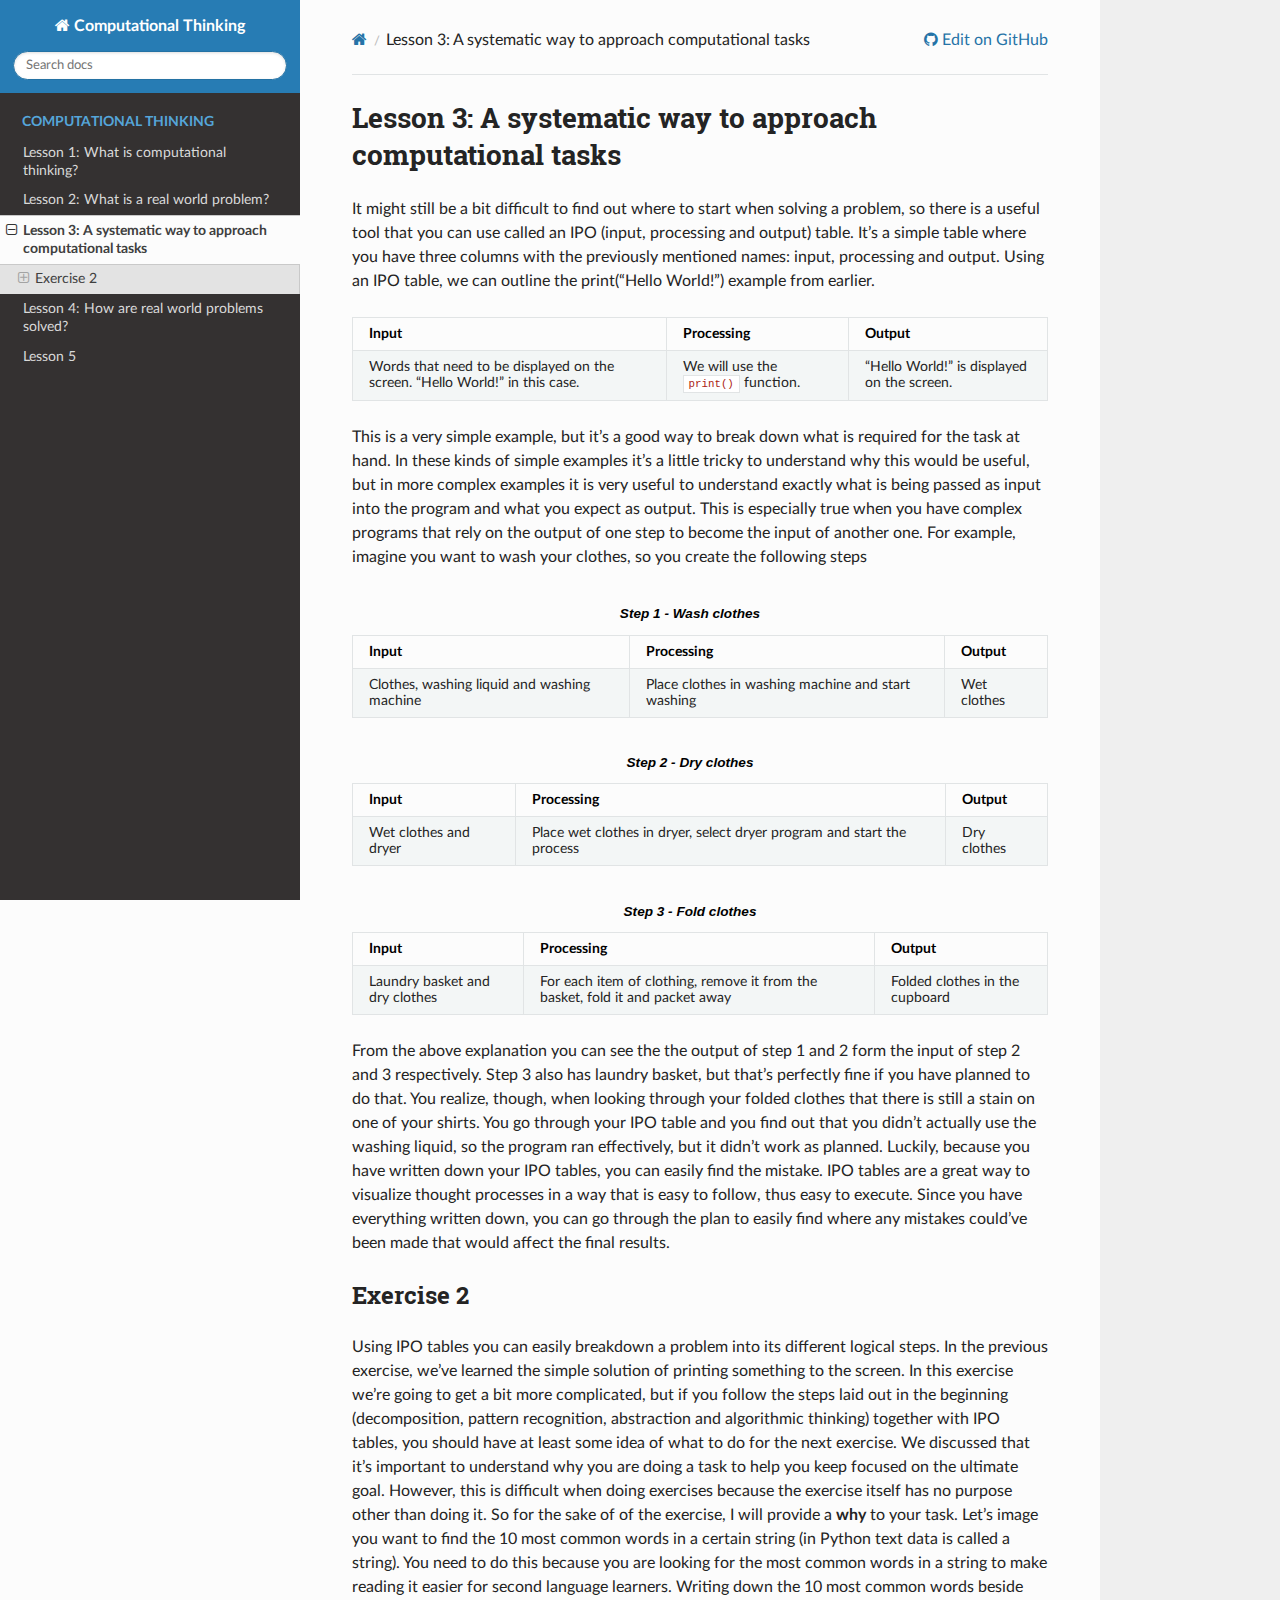
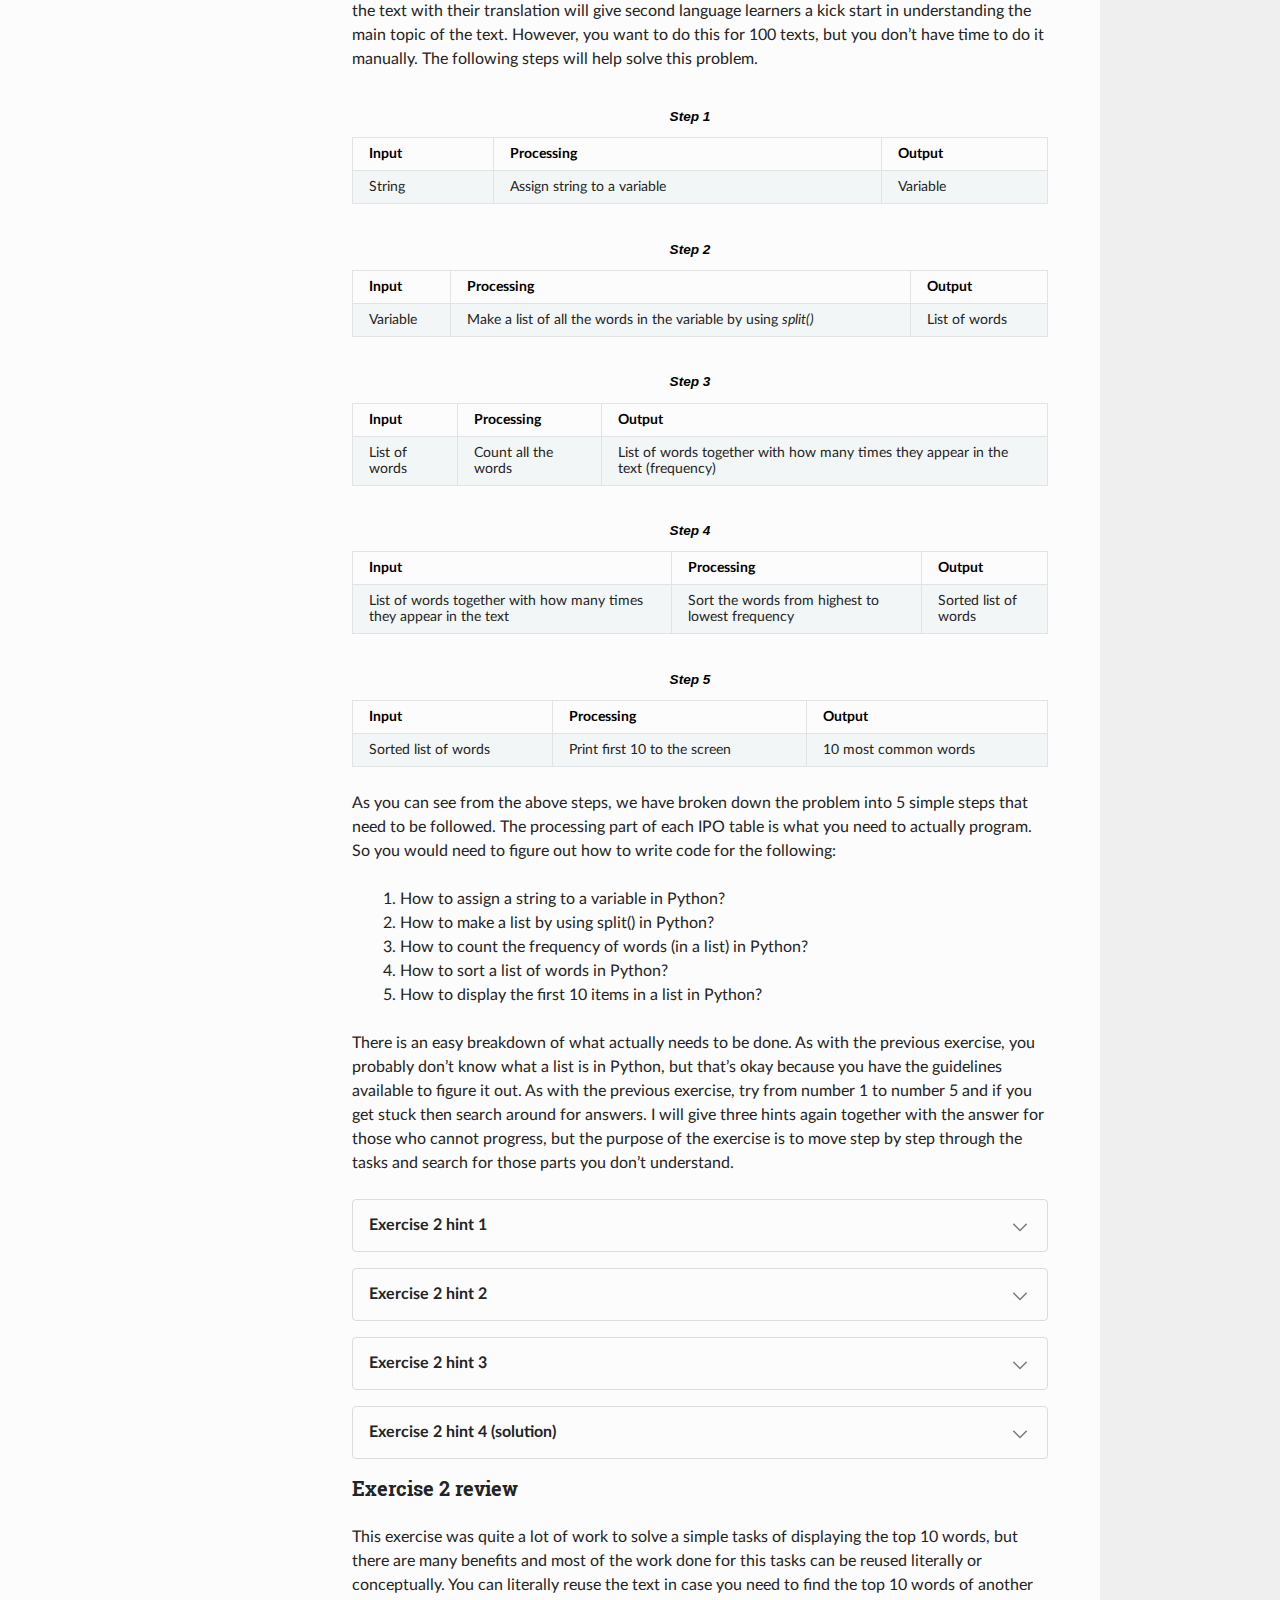
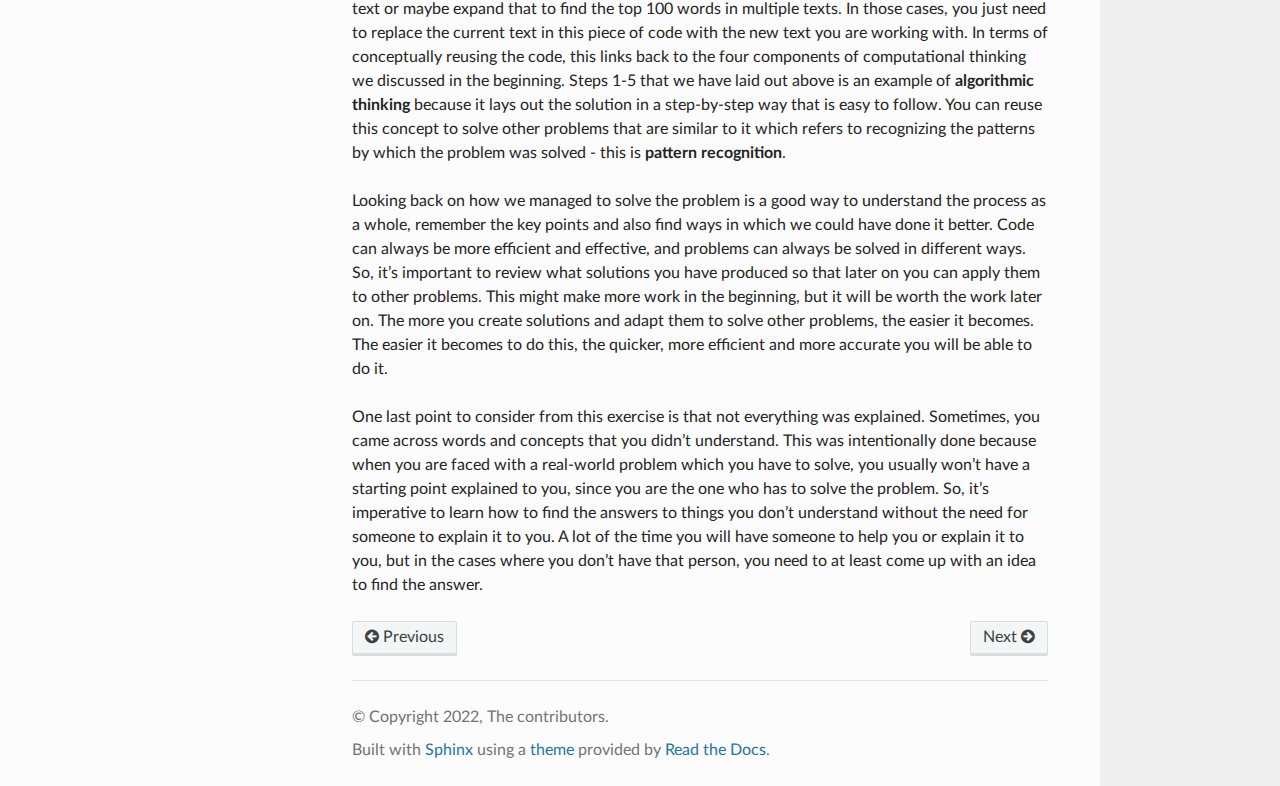
<file: lesson-3/index.html>
<!DOCTYPE html>
<html class="writer-html5" lang="en" >
<head>
  <meta charset="utf-8" /><meta name="generator" content="Docutils 0.18.1: http://docutils.sourceforge.net/" />

  <meta name="viewport" content="width=device-width, initial-scale=1.0" />
  <title>Lesson 3: A systematic way to approach computational tasks &mdash; Computational Thinking  documentation</title>
      <link rel="stylesheet" href="../_static/pygments.css" type="text/css" />
      <link rel="stylesheet" href="../_static/css/theme.css" type="text/css" />
      <link rel="stylesheet" href="../_static/mystnb.4510f1fc1dee50b3e5859aac5469c37c29e427902b24a333a5f9fcb2f0b3ac41.css" type="text/css" />
      <link rel="stylesheet" href="../_static/copybutton.css" type="text/css" />
      <link rel="stylesheet" href="../_static/togglebutton.css" type="text/css" />
      <link rel="stylesheet" href="../_static/sphinx_lesson.css" type="text/css" />
      <link rel="stylesheet" href="../_static/sphinx_rtd_theme_ext_color_contrast.css" type="text/css" />
      <link rel="stylesheet" href="../_static/tabs.css" type="text/css" />
      <link rel="stylesheet" href="../_static/design-style.1e8bd061cd6da7fc9cf755528e8ffc24.min.css" type="text/css" />
      <link rel="stylesheet" href="../_static/css/custom.css" type="text/css" />
  <!--[if lt IE 9]>
    <script src="../_static/js/html5shiv.min.js"></script>
  <![endif]-->
  
        <script data-url_root="../" id="documentation_options" src="../_static/documentation_options.js"></script>
        <script src="../_static/jquery.js"></script>
        <script src="../_static/underscore.js"></script>
        <script src="../_static/_sphinx_javascript_frameworks_compat.js"></script>
        <script src="../_static/doctools.js"></script>
        <script src="../_static/sphinx_highlight.js"></script>
        <script src="../_static/clipboard.min.js"></script>
        <script src="../_static/copybutton.js"></script>
        <script src="../_static/minipres.js"></script>
        <script>let toggleHintShow = 'Click to show';</script>
        <script>let toggleHintHide = 'Click to hide';</script>
        <script>let toggleOpenOnPrint = 'true';</script>
        <script src="../_static/togglebutton.js"></script>
        <script>var togglebuttonSelector = '.toggle, .admonition.dropdown';</script>
        <script src="../_static/design-tabs.js"></script>
    <script src="../_static/js/theme.js"></script>
    <link rel="index" title="Index" href="../genindex/" />
    <link rel="search" title="Search" href="../search/" />
    <link rel="next" title="Lesson 4: How are real world problems solved?" href="../lesson-4/" />
    <link rel="prev" title="Lesson 2: What is a real world problem?" href="../lesson-2/" /> 
</head>

<body class="wy-body-for-nav"> 
  <div class="wy-grid-for-nav">
    <nav data-toggle="wy-nav-shift" class="wy-nav-side">
      <div class="wy-side-scroll">
        <div class="wy-side-nav-search" >

          
          
          <a href="../" class="icon icon-home">
            Computational Thinking
          </a>
<div role="search">
  <form id="rtd-search-form" class="wy-form" action="../search/" method="get">
    <input type="text" name="q" placeholder="Search docs" aria-label="Search docs" />
    <input type="hidden" name="check_keywords" value="yes" />
    <input type="hidden" name="area" value="default" />
  </form>
</div>
        </div><div class="wy-menu wy-menu-vertical" data-spy="affix" role="navigation" aria-label="Navigation menu">
              <p class="caption" role="heading"><span class="caption-text">Computational Thinking</span></p>
<ul class="current">
<li class="toctree-l1"><a class="reference internal" href="../lesson-1/">Lesson 1: What is computational thinking?</a></li>
<li class="toctree-l1"><a class="reference internal" href="../lesson-2/">Lesson 2: What is a real world problem?</a></li>
<li class="toctree-l1 current"><a class="current reference internal" href="#">Lesson 3: A systematic way to approach computational tasks</a><ul>
<li class="toctree-l2"><a class="reference internal" href="#exercise-2">Exercise 2</a><ul>
<li class="toctree-l3"><a class="reference internal" href="#exercise-2-review">Exercise 2 review</a></li>
</ul>
</li>
</ul>
</li>
<li class="toctree-l1"><a class="reference internal" href="../lesson-4/">Lesson 4: How are real world problems solved?</a></li>
<li class="toctree-l1"><a class="reference internal" href="../lesson-5/">Lesson 5</a></li>
</ul>

        </div>
      </div>
    </nav>

    <section data-toggle="wy-nav-shift" class="wy-nav-content-wrap"><nav class="wy-nav-top" aria-label="Mobile navigation menu" >
          <i data-toggle="wy-nav-top" class="fa fa-bars"></i>
          <a href="../">Computational Thinking</a>
      </nav>

      <div class="wy-nav-content">
        <div class="rst-content">
          <div role="navigation" aria-label="Page navigation">
  <ul class="wy-breadcrumbs">
      <li><a href="../" class="icon icon-home" aria-label="Home"></a></li>
      <li class="breadcrumb-item active">Lesson 3: A systematic way to approach computational tasks</li>
      <li class="wy-breadcrumbs-aside">
              <a href="https://github.com/linguist89//computational-thinking//blob/main/content/lesson-3.rst" class="fa fa-github"> Edit on GitHub</a>
      </li>
  </ul>
  <hr/>
</div>
          <div role="main" class="document" itemscope="itemscope" itemtype="http://schema.org/Article">
           <div itemprop="articleBody">
             
  <section id="lesson-3-a-systematic-way-to-approach-computational-tasks">
<h1>Lesson 3: A systematic way to approach computational tasks<a class="headerlink" href="#lesson-3-a-systematic-way-to-approach-computational-tasks" title="Permalink to this heading"></a></h1>
<p>It might still be a bit difficult to find out where to start when solving a problem, so there is a useful tool that you can use called an IPO (input, processing and output) table. It’s a simple table where you have three columns with the previously mentioned names: input, processing and output. Using an IPO table, we can outline the print(“Hello World!”) example from earlier.</p>
<table class="docutils align-default">
<thead>
<tr class="row-odd"><th class="head"><p>Input</p></th>
<th class="head"><p>Processing</p></th>
<th class="head"><p>Output</p></th>
</tr>
</thead>
<tbody>
<tr class="row-even"><td><p>Words that need to be displayed on the screen. “Hello World!” in this case.</p></td>
<td><p>We will use the <code class="docutils literal notranslate"><span class="pre">print()</span></code> function.</p></td>
<td><p>“Hello World!” is displayed on the screen.</p></td>
</tr>
</tbody>
</table>
<p>This is a very simple example, but it’s a good way to break down what is required for the task at hand. In these kinds of simple examples it’s a little tricky to understand why this would be useful, but in more complex examples it is very useful to understand exactly what is being passed as input into the program and what you expect as output. This is especially true when you have complex programs that rely on the output of one step to become the input of another one. For example, imagine you want to wash your clothes, so you create the following steps</p>
<table class="docutils align-default" id="id1">
<caption><span class="caption-text"><strong>Step 1 - Wash clothes</strong></span><a class="headerlink" href="#id1" title="Permalink to this table"></a></caption>
<thead>
<tr class="row-odd"><th class="head"><p>Input</p></th>
<th class="head"><p>Processing</p></th>
<th class="head"><p>Output</p></th>
</tr>
</thead>
<tbody>
<tr class="row-even"><td><p>Clothes, washing liquid and washing machine</p></td>
<td><p>Place clothes in washing machine and start washing</p></td>
<td><p>Wet clothes</p></td>
</tr>
</tbody>
</table>
<table class="docutils align-default" id="id2">
<caption><span class="caption-text"><strong>Step 2 - Dry clothes</strong></span><a class="headerlink" href="#id2" title="Permalink to this table"></a></caption>
<thead>
<tr class="row-odd"><th class="head"><p>Input</p></th>
<th class="head"><p>Processing</p></th>
<th class="head"><p>Output</p></th>
</tr>
</thead>
<tbody>
<tr class="row-even"><td><p>Wet clothes and dryer</p></td>
<td><p>Place wet clothes in dryer, select dryer program and start the process</p></td>
<td><p>Dry clothes</p></td>
</tr>
</tbody>
</table>
<table class="docutils align-default" id="id3">
<caption><span class="caption-text"><strong>Step 3 - Fold clothes</strong></span><a class="headerlink" href="#id3" title="Permalink to this table"></a></caption>
<thead>
<tr class="row-odd"><th class="head"><p>Input</p></th>
<th class="head"><p>Processing</p></th>
<th class="head"><p>Output</p></th>
</tr>
</thead>
<tbody>
<tr class="row-even"><td><p>Laundry basket and dry clothes</p></td>
<td><p>For each item of clothing, remove it from the basket, fold it and packet away</p></td>
<td><p>Folded clothes in the cupboard</p></td>
</tr>
</tbody>
</table>
<p>From the above explanation you can see the the output of step 1 and 2 form the input of step 2 and 3 respectively. Step 3 also has laundry basket, but that’s perfectly fine if you have planned to do that. You realize, though, when looking through your folded clothes that there is still a stain on one of your shirts. You go through your IPO table and you find out that you didn’t actually use the washing liquid, so the program ran effectively, but it didn’t work as planned. Luckily, because you have written down your IPO tables, you can easily find the mistake. IPO tables are a great way to visualize thought processes in a way that is easy to follow, thus easy to execute. Since you have everything written down, you can go through the plan to easily find where any mistakes could’ve been made that would affect the final results.</p>
<section id="exercise-2">
<h2>Exercise 2<a class="headerlink" href="#exercise-2" title="Permalink to this heading"></a></h2>
<p>Using IPO tables you can easily breakdown a problem into its different logical steps. In the previous exercise, we’ve learned the simple solution of printing something to the screen. In this exercise we’re going to get a bit more complicated, but if you follow the steps laid out in the beginning (decomposition, pattern recognition, abstraction and algorithmic thinking) together with IPO tables, you should have at least some idea of what to do for the next exercise. We discussed that it’s important to understand why you are doing a task to help you keep focused on the ultimate goal. However, this is difficult when doing exercises because the exercise itself has no purpose other than doing it. So for the sake of of the exercise, I will provide a <strong>why</strong> to your task. Let’s image you want to find the 10 most common words in a certain string (in Python text data is called a string). You need to do this because you are looking for the most common words in a string to make reading it easier for second language learners. Writing down the 10 most common words beside the text with their translation will give second language learners a kick start in understanding the main topic of the text. However, you want to do this for 100 texts, but you don’t have time to do it manually. The following steps will help solve this problem.</p>
<table class="docutils align-default" id="id4">
<caption><span class="caption-text"><strong>Step 1</strong></span><a class="headerlink" href="#id4" title="Permalink to this table"></a></caption>
<thead>
<tr class="row-odd"><th class="head"><p>Input</p></th>
<th class="head"><p>Processing</p></th>
<th class="head"><p>Output</p></th>
</tr>
</thead>
<tbody>
<tr class="row-even"><td><p>String</p></td>
<td><p>Assign string to a variable</p></td>
<td><p>Variable</p></td>
</tr>
</tbody>
</table>
<table class="docutils align-default" id="id5">
<caption><span class="caption-text"><strong>Step 2</strong></span><a class="headerlink" href="#id5" title="Permalink to this table"></a></caption>
<thead>
<tr class="row-odd"><th class="head"><p>Input</p></th>
<th class="head"><p>Processing</p></th>
<th class="head"><p>Output</p></th>
</tr>
</thead>
<tbody>
<tr class="row-even"><td><p>Variable</p></td>
<td><p>Make a list of all the words in the variable by using <cite>split()</cite></p></td>
<td><p>List of words</p></td>
</tr>
</tbody>
</table>
<table class="docutils align-default" id="id6">
<caption><span class="caption-text"><strong>Step 3</strong></span><a class="headerlink" href="#id6" title="Permalink to this table"></a></caption>
<thead>
<tr class="row-odd"><th class="head"><p>Input</p></th>
<th class="head"><p>Processing</p></th>
<th class="head"><p>Output</p></th>
</tr>
</thead>
<tbody>
<tr class="row-even"><td><p>List of words</p></td>
<td><p>Count all the words</p></td>
<td><p>List of words together with how many times they appear in the text (frequency)</p></td>
</tr>
</tbody>
</table>
<table class="docutils align-default" id="id7">
<caption><span class="caption-text"><strong>Step 4</strong></span><a class="headerlink" href="#id7" title="Permalink to this table"></a></caption>
<thead>
<tr class="row-odd"><th class="head"><p>Input</p></th>
<th class="head"><p>Processing</p></th>
<th class="head"><p>Output</p></th>
</tr>
</thead>
<tbody>
<tr class="row-even"><td><p>List of words together with how many times they appear in the text</p></td>
<td><p>Sort the words from highest to lowest frequency</p></td>
<td><p>Sorted list of words</p></td>
</tr>
</tbody>
</table>
<table class="docutils align-default" id="id8">
<caption><span class="caption-text"><strong>Step 5</strong></span><a class="headerlink" href="#id8" title="Permalink to this table"></a></caption>
<thead>
<tr class="row-odd"><th class="head"><p>Input</p></th>
<th class="head"><p>Processing</p></th>
<th class="head"><p>Output</p></th>
</tr>
</thead>
<tbody>
<tr class="row-even"><td><p>Sorted list of words</p></td>
<td><p>Print first 10 to the screen</p></td>
<td><p>10 most common words</p></td>
</tr>
</tbody>
</table>
<p>As you can see from the above steps, we have broken down the problem into 5 simple steps that need to be followed. The processing part of each IPO table is what you need to actually program. So you would need to figure out how to write code for the following:</p>
<blockquote>
<div><ol class="arabic simple">
<li><p>How to assign a string to a variable in Python?</p></li>
<li><p>How to make a list by using split() in Python?</p></li>
<li><p>How to count the frequency of words (in a list) in Python?</p></li>
<li><p>How to sort a list of words in Python?</p></li>
<li><p>How to display the first 10 items in a list in Python?</p></li>
</ol>
</div></blockquote>
<p>There is an easy breakdown of what actually needs to be done. As with the previous exercise, you probably don’t know what a list is in Python, but that’s okay because you have the guidelines available to figure it out. As with the previous exercise, try from number 1 to number 5 and if you get stuck then search around for answers. I will give three hints again together with the answer for those who cannot progress, but the purpose of the exercise is to move step by step through the tasks and search for those parts you don’t understand.</p>
<details class="sd-sphinx-override sd-dropdown sd-card sd-mb-3">
<summary class="sd-summary-title sd-card-header">
Exercise 2 hint 1<div class="sd-summary-down docutils">
<svg version="1.1" width="1.5em" height="1.5em" class="sd-octicon sd-octicon-chevron-down" viewBox="0 0 24 24" aria-hidden="true"><path fill-rule="evenodd" d="M5.22 8.72a.75.75 0 000 1.06l6.25 6.25a.75.75 0 001.06 0l6.25-6.25a.75.75 0 00-1.06-1.06L12 14.44 6.28 8.72a.75.75 0 00-1.06 0z"></path></svg></div>
<div class="sd-summary-up docutils">
<svg version="1.1" width="1.5em" height="1.5em" class="sd-octicon sd-octicon-chevron-up" viewBox="0 0 24 24" aria-hidden="true"><path fill-rule="evenodd" d="M18.78 15.28a.75.75 0 000-1.06l-6.25-6.25a.75.75 0 00-1.06 0l-6.25 6.25a.75.75 0 101.06 1.06L12 9.56l5.72 5.72a.75.75 0 001.06 0z"></path></svg></div>
</summary><div class="sd-summary-content sd-card-body docutils">
<p class="sd-card-text">If you are stuck on the first part of the exercise then there are a few steps that you can take to get started. First, you need to understand what everything means in the sentence (number 1). The three words that might prove to be a problem are “assign”, “string” and “variable”. In Python assign means placing the known value of something (in this case a body of text which is also called a string) into a variable. The variable is a word that you create which contains the value of whatever you assigned to it (in this case the string). Consider the following examples:</p>
<p class="sd-card-text"><code class="docutils literal notranslate"><span class="pre">&quot;This</span> <span class="pre">is</span> <span class="pre">a</span> <span class="pre">test</span> <span class="pre">sentence&quot;</span></code> (This is a text or in Python a string)</p>
<p class="sd-card-text"><code class="docutils literal notranslate"><span class="pre">sentence</span></code> (This is a variable name - currently this variable has no value)</p>
<p class="sd-card-text"><code class="docutils literal notranslate"><span class="pre">sentence</span> <span class="pre">=</span> <span class="pre">&quot;This</span> <span class="pre">is</span> <span class="pre">a</span> <span class="pre">test</span> <span class="pre">sentence&quot;</span></code> (This is assigning a string to the variable)</p>
<p class="sd-card-text">If we go back to the print(“Hello world!”) exercise from before, we can use the same structure (pattern recognition), but change it a little bit to print out the variable. So, we can write <code class="docutils literal notranslate"><span class="pre">print(sentence)</span></code> and this will display the string <code class="docutils literal notranslate"><span class="pre">&quot;This</span> <span class="pre">is</span> <span class="pre">a</span> <span class="pre">test</span> <span class="pre">sentence&quot;</span></code> which is the value of the variable. If you remember from previous lessons, we mentioned that it’s always important to understand why you are doing something. So, in this case why is it important to assign the value of the string to the variable? Why can’t we just use the string itself? In these simple examples, it may not be clear, but if we have an entire paragraph of text then it’s easier to work with a single word that refers to that text instead of working with the text every time. This reduces the chances for mistakes and it is also easier to understand what is happening in the code you are writing. One of the ultimate goals of writing code is to be able to look at it a few years from now and still understand what the intention is of the code.</p>
<p class="sd-card-text">If you weren’t able to figure out the first sentence on your own and the above explanation helped you to understand then there is a small exercise that you can do. Since the purpose of this course is to develop independent thinking, the real goal isn’t to explain the concepts to you, but rather to point them out so you can find out what they mean. In the above case, there is a step-by-step explanation, but you can still develop independent thinking by looking for verification of this information. If you search these words do you find the same explanations? Are the explanations that I gave accurate to your understanding? Doing this when you get an explanation can still help you be better at independent thinking and finding answers for yourself - which is the basis of computational thinking.</p>
</div>
</details><details class="sd-sphinx-override sd-dropdown sd-card sd-mb-3">
<summary class="sd-summary-title sd-card-header">
Exercise 2 hint 2<div class="sd-summary-down docutils">
<svg version="1.1" width="1.5em" height="1.5em" class="sd-octicon sd-octicon-chevron-down" viewBox="0 0 24 24" aria-hidden="true"><path fill-rule="evenodd" d="M5.22 8.72a.75.75 0 000 1.06l6.25 6.25a.75.75 0 001.06 0l6.25-6.25a.75.75 0 00-1.06-1.06L12 14.44 6.28 8.72a.75.75 0 00-1.06 0z"></path></svg></div>
<div class="sd-summary-up docutils">
<svg version="1.1" width="1.5em" height="1.5em" class="sd-octicon sd-octicon-chevron-up" viewBox="0 0 24 24" aria-hidden="true"><path fill-rule="evenodd" d="M18.78 15.28a.75.75 0 000-1.06l-6.25-6.25a.75.75 0 00-1.06 0l-6.25 6.25a.75.75 0 101.06 1.06L12 9.56l5.72 5.72a.75.75 0 001.06 0z"></path></svg></div>
</summary><div class="sd-summary-content sd-card-body docutils">
<p class="sd-card-text">Hopefully you have figured out how to assign text to a variable, but in case you haven’t then it works as follows. Replace the three dots <code class="docutils literal notranslate"><span class="pre">...</span></code> with whatever text you are using making sure there are no double apostrophes in your text. Double apostrophes in Python indicate that whatever you have between them is text, so if you have double apostrophes then it will cut your text at that point and probably raise an error.</p>
<blockquote>
<div><p class="sd-card-text"><code class="docutils literal notranslate"><span class="pre">sentence</span> <span class="pre">=</span> <span class="pre">&quot;...&quot;</span></code></p>
</div></blockquote>
<p class="sd-card-text">With your variable called <code class="docutils literal notranslate"><span class="pre">sentence</span></code> you now have a reference to the text that you want to work with. We can take a look at the IPO table we wrote down for step 2 and see what we need to do with this variable. We need to get a list of words from the variable, so we need to think of what that means practically. A word is an element of a sentence which - in English at least - has the characteristic of a space before and after the word (this is also referred to as a white space). So, if we can isolate each individual word and add that to a list then we have a list of all of the words. Luckily in Python there is a function called <code class="docutils literal notranslate"><span class="pre">split</span></code> which takes a string, splits it at whichever character you specify and returns a list. You need to assign it to a new variable because if you split the sentence variable without assigning it then it will just display the list, but not keep it in memory. Here is how you can do this:</p>
<p class="sd-card-text"><code class="docutils literal notranslate"><span class="pre">sentence_words_list</span> <span class="pre">=</span> <span class="pre">sentence.split()</span></code></p>
<p class="sd-card-text">The default setting is to split it at each white space, but you can change that to whichever character you want in case you want to split it on a different character.</p>
<p class="sd-card-text"><code class="docutils literal notranslate"><span class="pre">sentence_words_list</span> <span class="pre">=</span> <span class="pre">sentence.split(&quot;.&quot;)</span></code> (this splits it on each full stop)</p>
<p class="sd-card-text"><code class="docutils literal notranslate"><span class="pre">sentence_words_list</span> <span class="pre">=</span> <span class="pre">sentence.split(&quot;.</span> <span class="pre">&quot;)</span></code> (this splits it on each full stop followed by a white space)</p>
<p class="sd-card-text">Splitting on a full stop followed by a white space is a very quick way to split into sentences (although not very accurate, since it will miss question marks, exclamation marks, etc). Be aware that when you specify a character to split, it must be between apostrophes (double or single). For this exercise, we only need the default setting of splitting at the white space, since we need the individual words. After doing this, we now have a list of words, but it won’t be perfect i.e. there is still punctuation and capital letters. For now, we don’t have to worry about that because we want to get everything working before we evaluate the finer details. One part of writing code that is beneficial is to build something as quick as possible then make changes afterwards. The quick version of the code acts as a baseline, so you can see when you make changes how those changes affect the overall results of the program.</p>
</div>
</details><details class="sd-sphinx-override sd-dropdown sd-card sd-mb-3">
<summary class="sd-summary-title sd-card-header">
Exercise 2 hint 3<div class="sd-summary-down docutils">
<svg version="1.1" width="1.5em" height="1.5em" class="sd-octicon sd-octicon-chevron-down" viewBox="0 0 24 24" aria-hidden="true"><path fill-rule="evenodd" d="M5.22 8.72a.75.75 0 000 1.06l6.25 6.25a.75.75 0 001.06 0l6.25-6.25a.75.75 0 00-1.06-1.06L12 14.44 6.28 8.72a.75.75 0 00-1.06 0z"></path></svg></div>
<div class="sd-summary-up docutils">
<svg version="1.1" width="1.5em" height="1.5em" class="sd-octicon sd-octicon-chevron-up" viewBox="0 0 24 24" aria-hidden="true"><path fill-rule="evenodd" d="M18.78 15.28a.75.75 0 000-1.06l-6.25-6.25a.75.75 0 00-1.06 0l-6.25 6.25a.75.75 0 101.06 1.06L12 9.56l5.72 5.72a.75.75 0 001.06 0z"></path></svg></div>
</summary><div class="sd-summary-content sd-card-body docutils">
<p class="sd-card-text">Now that you have a list of words (let’s call it List A), you can count how many times they each appear. I’m going to walk through the thought process of doing this, but I’ll provide an easy way at the end, so read the whole hint before trying any code. If you think of how this could be done manually by a person then one way to do it is to make a new list which we call List B. You would take the first word (let’s call it Word 1) from List A and write it in List B. Then you would look through each word in List A and when you find Word 1, you add the number 1 next to Word 1 which is written in List B. Repeat this for all the words and you will have all the words written once in List B together with how many times they appear in List A i.e. their frequency.</p>
<p class="sd-card-text">Another way that you could do this is to create the same two lists, but when you go through List A, you can update List B with each word. This would mean writing Word 1 in List B then move on to Word 2. Check if Word 2 is in List B. If it is in List B then you add one to it’s count. If it’s not in List B then you write it in List B with a count of 1. Repeat this until you get to the end of List A. Both of these methods would work for counting the words and there are probably other methods that you could figure out.</p>
<p class="sd-card-text">However, we are not trying to get the quickest method for counting the words or comparing different methods for counting words. We simply need a way to count the words, so we can move on to the next step of our main task. Like we discussed earlier, don’t get caught up in the finer details and forget what the main goal is. The ideal situation would be a single line of code that could count the words in a list and return that as a list. After all, if someone has already done the work then it saves us time and it prevents us from reinventing something that already exists. Luckily for us, there is a module called <code class="docutils literal notranslate"><span class="pre">collections</span></code> that has a function called <code class="docutils literal notranslate"><span class="pre">Counter</span></code> which does just what we are looking for. Using the list we created in the previous exercise, we can count the words in 1 line of code (after importing the module of course).</p>
<blockquote>
<div><p class="sd-card-text"><code class="docutils literal notranslate"><span class="pre">from</span> <span class="pre">collection</span> <span class="pre">import</span> <span class="pre">Counter</span></code></p>
<p class="sd-card-text"><code class="docutils literal notranslate"><span class="pre">sentence_words_list_counted</span> <span class="pre">=</span> <span class="pre">Counter(sentence_words_list)</span></code></p>
</div></blockquote>
<p class="sd-card-text">Now there is a slight challenge here that you can try solve before moving on to the next hint. <code class="docutils literal notranslate"><span class="pre">sentence_words_list_counted</span></code> is not actually a list, but it’s a Counter object. How can you work with Counter objects?</p>
</div>
</details><details class="sd-sphinx-override sd-dropdown sd-card sd-mb-3">
<summary class="sd-summary-title sd-card-header">
Exercise 2 hint 4 (solution)<div class="sd-summary-down docutils">
<svg version="1.1" width="1.5em" height="1.5em" class="sd-octicon sd-octicon-chevron-down" viewBox="0 0 24 24" aria-hidden="true"><path fill-rule="evenodd" d="M5.22 8.72a.75.75 0 000 1.06l6.25 6.25a.75.75 0 001.06 0l6.25-6.25a.75.75 0 00-1.06-1.06L12 14.44 6.28 8.72a.75.75 0 00-1.06 0z"></path></svg></div>
<div class="sd-summary-up docutils">
<svg version="1.1" width="1.5em" height="1.5em" class="sd-octicon sd-octicon-chevron-up" viewBox="0 0 24 24" aria-hidden="true"><path fill-rule="evenodd" d="M18.78 15.28a.75.75 0 000-1.06l-6.25-6.25a.75.75 0 00-1.06 0l-6.25 6.25a.75.75 0 101.06 1.06L12 9.56l5.72 5.72a.75.75 0 001.06 0z"></path></svg></div>
</summary><div class="sd-summary-content sd-card-body docutils">
<p class="sd-card-text">At this point, if you’ve managed to do the exercise using the Counter object then it’s quite simple to finish the rest of the steps and output the top 10 words. All you need to do is is the following:</p>
<p class="sd-card-text"><code class="docutils literal notranslate"><span class="pre">print(sentence_words_list_counted.most_common())</span></code></p>
<p class="sd-card-text">This will display the most common words together with their frequencies, however, if we want to get only the 10 most frequent words then we can simply specify that as an argument as follow. If you don’t know what an argument is then search “what is an argument in Python?” and see if you can figure out which part of the following code is the argument.</p>
<p class="sd-card-text"><code class="docutils literal notranslate"><span class="pre">print(sentence_words_list_counted.most_common(10))</span></code></p>
<p class="sd-card-text">In case you couldn’t figure out what the argument was, it’s the 10 in the above example. The argument in a Python function is whatever is between the parentheses. For example, in the above case there are actually two functions:</p>
<ol class="arabic simple">
<li><p class="sd-card-text"><code class="docutils literal notranslate"><span class="pre">print()</span></code></p></li>
<li><p class="sd-card-text"><code class="docutils literal notranslate"><span class="pre">sentence_words_list_counted.most_common()</span></code></p></li>
</ol>
<p class="sd-card-text">In the case of print (function 1), the argument is <code class="docutils literal notranslate"><span class="pre">sentence_words_list_counted.most_common()</span></code> (function 2) and the argument of function 2 is 10. You can pass any whole number in function 2 as an argument as long as it’s smaller then the number of words in the list. If we had to write what it’s doing into plain English is would be as follows: <code class="docutils literal notranslate"><span class="pre">most_common()</span></code> displays all the words in <code class="docutils literal notranslate"><span class="pre">sentence_words_list_counted</span></code>, but as a list and not a Counter object. If you add an argument (in this case 10) then it displays only the top 10.</p>
<p class="sd-card-text">Using the Counter module is a quick and easy way to solve the problem, but if we wanted to sort the list ourselves, how could we do that? We know that <code class="docutils literal notranslate"><span class="pre">sentence_words_list_counted.most_common()</span></code> without any arguments gives us the list of words with their frequencies. Let’s create a new variable and assign that list to the new variable.</p>
<p class="sd-card-text"><code class="docutils literal notranslate"><span class="pre">top_10_words</span> <span class="pre">=</span> <span class="pre">sentence_words_list_counted.most_common(10)</span></code></p>
<p class="sd-card-text"><code class="docutils literal notranslate"><span class="pre">top_10_words</span></code> is a normal Python list that contains each element is a tuple (if you don’t know what a tuple is then search “what is a tuple in Python?” to find out). The first part of the tuple is the word and the second part of the tuple is the frequency of the word. If we take a step back and think about sorting again, there are a few ways we could sort a list like this: by the frequencies, alphabetically by the words, and we can do that from biggest to smallest (descending) or some smallest to biggest (ascending) order. The following code will display the list sorted in alphabetical order.</p>
<p class="sd-card-text"><code class="docutils literal notranslate"><span class="pre">print(sorted(top_10_words,</span> <span class="pre">lambda</span> <span class="pre">x:</span> <span class="pre">x[0]))</span></code></p>
<p class="sd-card-text">The next code will sort and display the code in reverse alphabetical order</p>
<p class="sd-card-text"><code class="docutils literal notranslate"><span class="pre">print(sorted(top_10_words,</span> <span class="pre">lambda</span> <span class="pre">x:</span> <span class="pre">x[0],</span> <span class="pre">reverse=True))</span></code></p>
<p class="sd-card-text">So, we have the following results:</p>
<ol class="arabic simple">
<li><p class="sd-card-text">Sorted from biggest to smallest by frequency: <code class="docutils literal notranslate"><span class="pre">print(sorted(top_10_words,</span> <span class="pre">lambda</span> <span class="pre">x:</span> <span class="pre">x[0]))</span></code></p></li>
<li><p class="sd-card-text">Sorted from smallest to biggest by frequency: ?</p></li>
<li><p class="sd-card-text">Sorted alphabetically: <code class="docutils literal notranslate"><span class="pre">print(sorted(top_10_words,</span> <span class="pre">lambda</span> <span class="pre">x:</span> <span class="pre">x[0]))</span></code></p></li>
<li><p class="sd-card-text">Sorted reverse alphabetically: <code class="docutils literal notranslate"><span class="pre">print(sorted(top_10_words,</span> <span class="pre">lambda</span> <span class="pre">x:</span> <span class="pre">x[0],</span> <span class="pre">reverse=True))</span></code></p></li>
</ol>
<p class="sd-card-text">Can you figure out number 2 (sorted from smallest to biggest by frequency)?</p>
</div>
</details><section id="exercise-2-review">
<h3>Exercise 2 review<a class="headerlink" href="#exercise-2-review" title="Permalink to this heading"></a></h3>
<p>This exercise was quite a lot of work to solve a simple tasks of displaying the top 10 words, but there are many benefits and most of the work done for this tasks can be reused literally or conceptually. You can literally reuse the text in case you need to find the top 10 words of another text or maybe expand that to find the top 100 words in multiple texts. In those cases, you just need to replace the current text in this piece of code with the new text you are working with. In terms of conceptually reusing the code, this links back to the four components of computational thinking we discussed in the beginning. Steps 1-5 that we have laid out above is an example of <strong>algorithmic thinking</strong> because it lays out the solution in a step-by-step way that is easy to follow. You can reuse this concept to solve other problems that are similar to it which refers to recognizing the patterns by which the problem was solved - this is <strong>pattern recognition</strong>.</p>
<p>Looking back on how we managed to solve the problem is a good way to understand the process as a whole, remember the key points and also find ways in which we could have done it better. Code can always be more efficient and effective, and problems can always be solved in different ways. So, it’s important to review what solutions you have produced so that later on you can apply them to other problems. This might make more work in the beginning, but it will be worth the work later on. The more you create solutions and adapt them to solve other problems, the easier it becomes. The easier it becomes to do this, the quicker, more efficient and more accurate you will be able to do it.</p>
<p>One last point to consider from this exercise is that not everything was explained. Sometimes, you came across words and concepts that you didn’t understand. This was intentionally done because when you are faced with a real-world problem which you have to solve, you usually won’t have a starting point explained to you, since you are the one who has to solve the problem. So, it’s imperative to learn how to find the answers to things you don’t understand without the need for someone to explain it to you. A lot of the time you will have someone to help you or explain it to you, but in the cases where you don’t have that person, you need to at least come up with an idea to find the answer.</p>
</section>
</section>
</section>


           </div>
          </div>
          <footer><div class="rst-footer-buttons" role="navigation" aria-label="Footer">
        <a href="../lesson-2/" class="btn btn-neutral float-left" title="Lesson 2: What is a real world problem?" accesskey="p" rel="prev"><span class="fa fa-arrow-circle-left" aria-hidden="true"></span> Previous</a>
        <a href="../lesson-4/" class="btn btn-neutral float-right" title="Lesson 4: How are real world problems solved?" accesskey="n" rel="next">Next <span class="fa fa-arrow-circle-right" aria-hidden="true"></span></a>
    </div>

  <hr/>

  <div role="contentinfo">
    <p>&#169; Copyright 2022, The contributors.</p>
  </div>

  Built with <a href="https://www.sphinx-doc.org/">Sphinx</a> using a
    <a href="https://github.com/readthedocs/sphinx_rtd_theme">theme</a>
    provided by <a href="https://readthedocs.org">Read the Docs</a>.
   

</footer>
        </div>
      </div>
    </section>
  </div>
  <script>
      jQuery(function () {
          SphinxRtdTheme.Navigation.enable(true);
      });
  </script> 

</body>
</html>
</file>
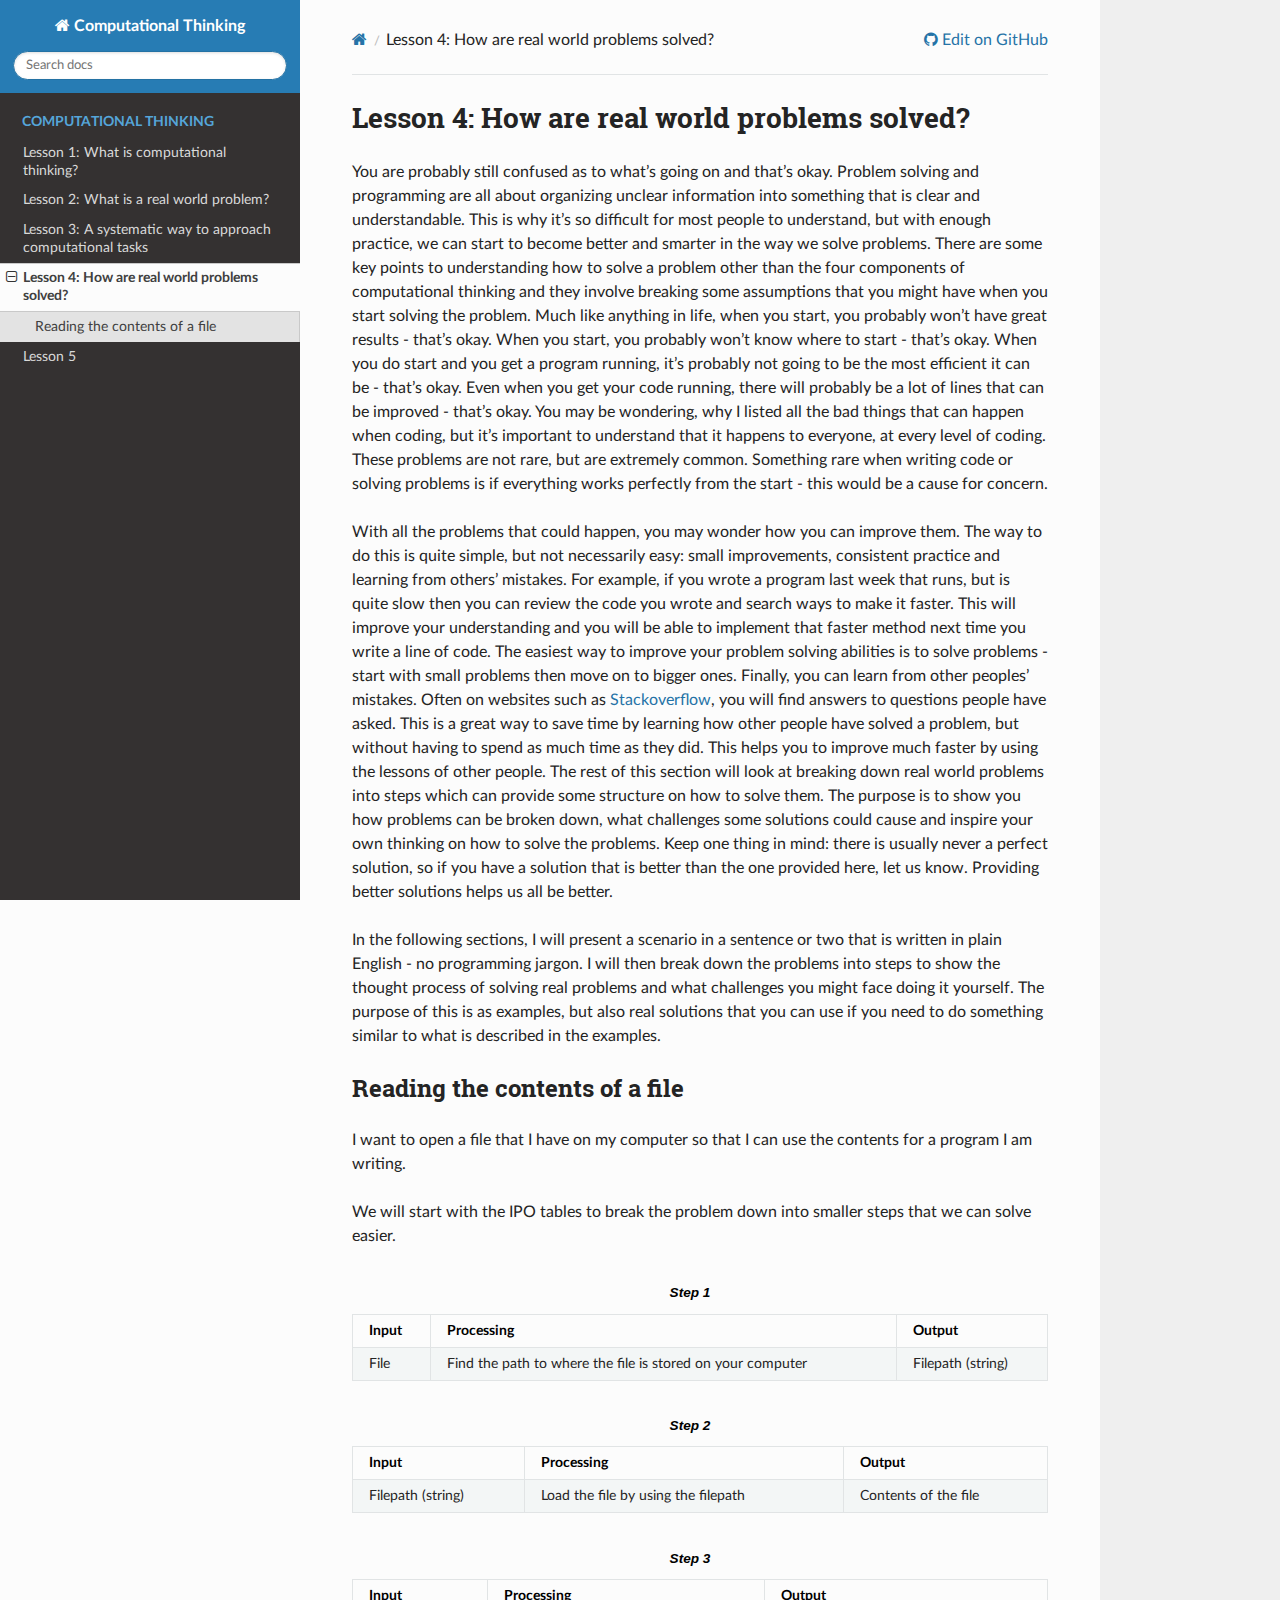
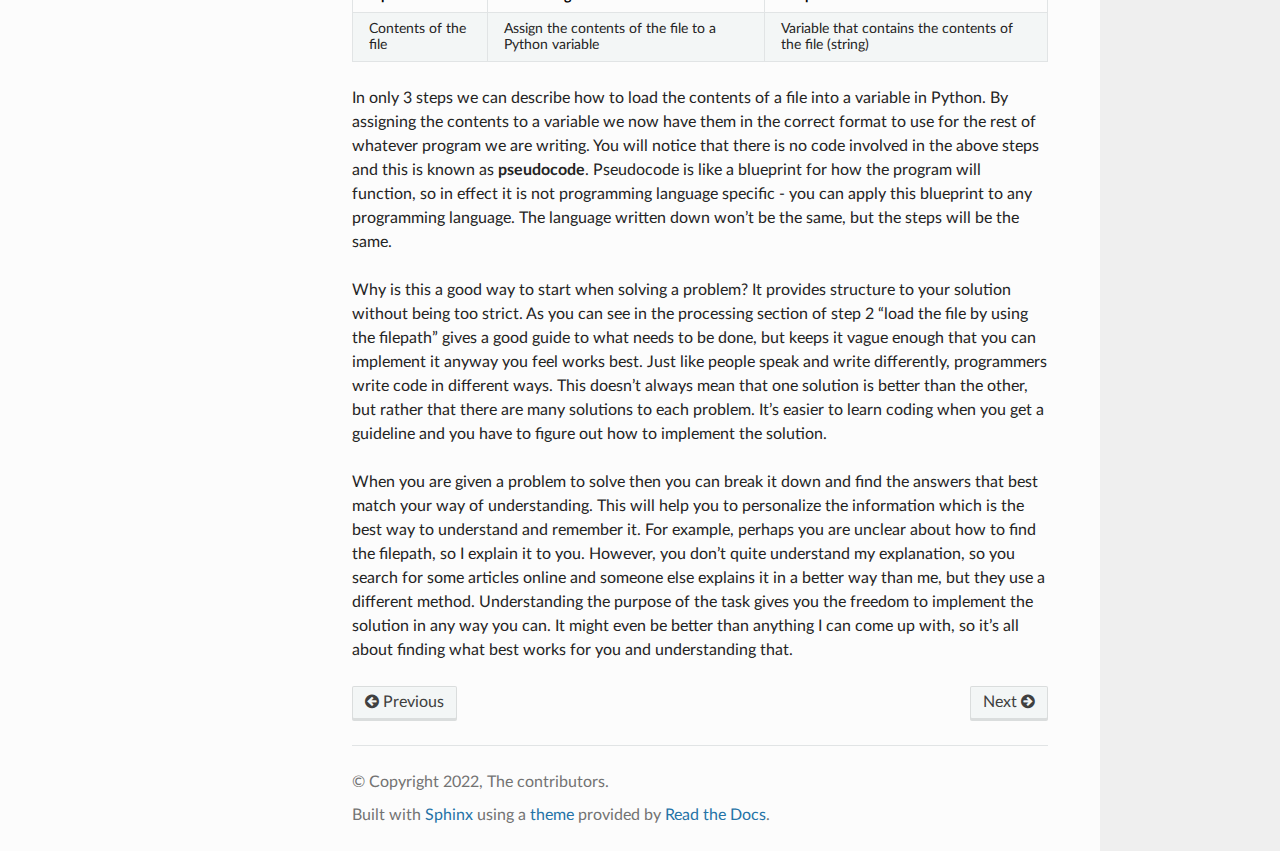
<file: lesson-4/index.html>
<!DOCTYPE html>
<html class="writer-html5" lang="en" >
<head>
  <meta charset="utf-8" /><meta name="generator" content="Docutils 0.18.1: http://docutils.sourceforge.net/" />

  <meta name="viewport" content="width=device-width, initial-scale=1.0" />
  <title>Lesson 4: How are real world problems solved? &mdash; Computational Thinking  documentation</title>
      <link rel="stylesheet" href="../_static/pygments.css" type="text/css" />
      <link rel="stylesheet" href="../_static/css/theme.css" type="text/css" />
      <link rel="stylesheet" href="../_static/mystnb.4510f1fc1dee50b3e5859aac5469c37c29e427902b24a333a5f9fcb2f0b3ac41.css" type="text/css" />
      <link rel="stylesheet" href="../_static/copybutton.css" type="text/css" />
      <link rel="stylesheet" href="../_static/togglebutton.css" type="text/css" />
      <link rel="stylesheet" href="../_static/sphinx_lesson.css" type="text/css" />
      <link rel="stylesheet" href="../_static/sphinx_rtd_theme_ext_color_contrast.css" type="text/css" />
      <link rel="stylesheet" href="../_static/tabs.css" type="text/css" />
      <link rel="stylesheet" href="../_static/design-style.1e8bd061cd6da7fc9cf755528e8ffc24.min.css" type="text/css" />
      <link rel="stylesheet" href="../_static/css/custom.css" type="text/css" />
  <!--[if lt IE 9]>
    <script src="../_static/js/html5shiv.min.js"></script>
  <![endif]-->
  
        <script data-url_root="../" id="documentation_options" src="../_static/documentation_options.js"></script>
        <script src="../_static/jquery.js"></script>
        <script src="../_static/underscore.js"></script>
        <script src="../_static/_sphinx_javascript_frameworks_compat.js"></script>
        <script src="../_static/doctools.js"></script>
        <script src="../_static/sphinx_highlight.js"></script>
        <script src="../_static/clipboard.min.js"></script>
        <script src="../_static/copybutton.js"></script>
        <script src="../_static/minipres.js"></script>
        <script>let toggleHintShow = 'Click to show';</script>
        <script>let toggleHintHide = 'Click to hide';</script>
        <script>let toggleOpenOnPrint = 'true';</script>
        <script src="../_static/togglebutton.js"></script>
        <script>var togglebuttonSelector = '.toggle, .admonition.dropdown';</script>
        <script src="../_static/design-tabs.js"></script>
    <script src="../_static/js/theme.js"></script>
    <link rel="index" title="Index" href="../genindex/" />
    <link rel="search" title="Search" href="../search/" />
    <link rel="next" title="Lesson 5" href="../lesson-5/" />
    <link rel="prev" title="Lesson 3: A systematic way to approach computational tasks" href="../lesson-3/" /> 
</head>

<body class="wy-body-for-nav"> 
  <div class="wy-grid-for-nav">
    <nav data-toggle="wy-nav-shift" class="wy-nav-side">
      <div class="wy-side-scroll">
        <div class="wy-side-nav-search" >

          
          
          <a href="../" class="icon icon-home">
            Computational Thinking
          </a>
<div role="search">
  <form id="rtd-search-form" class="wy-form" action="../search/" method="get">
    <input type="text" name="q" placeholder="Search docs" aria-label="Search docs" />
    <input type="hidden" name="check_keywords" value="yes" />
    <input type="hidden" name="area" value="default" />
  </form>
</div>
        </div><div class="wy-menu wy-menu-vertical" data-spy="affix" role="navigation" aria-label="Navigation menu">
              <p class="caption" role="heading"><span class="caption-text">Computational Thinking</span></p>
<ul class="current">
<li class="toctree-l1"><a class="reference internal" href="../lesson-1/">Lesson 1: What is computational thinking?</a></li>
<li class="toctree-l1"><a class="reference internal" href="../lesson-2/">Lesson 2: What is a real world problem?</a></li>
<li class="toctree-l1"><a class="reference internal" href="../lesson-3/">Lesson 3: A systematic way to approach computational tasks</a></li>
<li class="toctree-l1 current"><a class="current reference internal" href="#">Lesson 4: How are real world problems solved?</a><ul>
<li class="toctree-l2"><a class="reference internal" href="#reading-the-contents-of-a-file">Reading the contents of a file</a></li>
</ul>
</li>
<li class="toctree-l1"><a class="reference internal" href="../lesson-5/">Lesson 5</a></li>
</ul>

        </div>
      </div>
    </nav>

    <section data-toggle="wy-nav-shift" class="wy-nav-content-wrap"><nav class="wy-nav-top" aria-label="Mobile navigation menu" >
          <i data-toggle="wy-nav-top" class="fa fa-bars"></i>
          <a href="../">Computational Thinking</a>
      </nav>

      <div class="wy-nav-content">
        <div class="rst-content">
          <div role="navigation" aria-label="Page navigation">
  <ul class="wy-breadcrumbs">
      <li><a href="../" class="icon icon-home" aria-label="Home"></a></li>
      <li class="breadcrumb-item active">Lesson 4: How are real world problems solved?</li>
      <li class="wy-breadcrumbs-aside">
              <a href="https://github.com/linguist89//computational-thinking//blob/main/content/lesson-4.rst" class="fa fa-github"> Edit on GitHub</a>
      </li>
  </ul>
  <hr/>
</div>
          <div role="main" class="document" itemscope="itemscope" itemtype="http://schema.org/Article">
           <div itemprop="articleBody">
             
  <section id="lesson-4-how-are-real-world-problems-solved">
<h1>Lesson 4: How are real world problems solved?<a class="headerlink" href="#lesson-4-how-are-real-world-problems-solved" title="Permalink to this heading"></a></h1>
<p>You are probably still confused as to what’s going on and that’s okay. Problem solving and programming are all about organizing unclear information into something that is clear and understandable. This is why it’s so difficult for most people to understand, but with enough practice, we can start to become better and smarter in the way we solve problems. There are some key points to understanding how to solve a problem other than the four components of computational thinking and they involve breaking some assumptions that you might have when you start solving the problem. Much like anything in life, when you start, you probably won’t have great results - that’s okay. When you start, you probably won’t know where to start - that’s okay. When you do start and you get a program running, it’s probably not going to be the most efficient it can be - that’s okay. Even when you get your code running, there will probably be a lot of lines that can be improved - that’s okay. You may be wondering, why I listed all the bad things that can happen when coding, but it’s important to understand that it happens to everyone, at every level of coding. These problems are not rare, but are extremely common. Something rare when writing code or solving problems is if everything works perfectly from the start - this would be a cause for concern.</p>
<p>With all the problems that could happen, you may wonder how you can improve them. The way to do this is quite simple, but not necessarily easy: small improvements, consistent practice and learning from others’ mistakes. For example, if you wrote a program last week that runs, but is quite slow then you can review the code you wrote and search ways to make it faster. This will improve your understanding and you will be able to implement that faster method next time you write a line of code. The easiest way to improve your problem solving abilities is to solve problems - start with small problems then move on to bigger ones. Finally, you can learn from other peoples’ mistakes. Often on websites such as <a class="reference external" href="https://stackoverflow.com/">Stackoverflow</a>, you will find answers to questions people have asked. This is a great way to save time by learning how other people have solved a problem, but without having to spend as much time as they did. This helps you to improve much faster by using the lessons of other people. The rest of this section will look at breaking down real world problems into steps which can provide some structure on how to solve them. The purpose is to show you how problems can be broken down, what challenges some solutions could cause and inspire your own thinking on how to solve the problems. Keep one thing in mind: there is usually never a perfect solution, so if you have a solution that is better than the one provided here, let us know. Providing better solutions helps us all be better.</p>
<p>In the following sections, I will present a scenario in a sentence or two that is written in plain English - no programming jargon. I will then break down the problems into steps to show the thought process of solving real problems and what challenges you might face doing it yourself. The purpose of this is as examples, but also real solutions that you can use if you need to do something similar to what is described in the examples.</p>
<section id="reading-the-contents-of-a-file">
<h2>Reading the contents of a file<a class="headerlink" href="#reading-the-contents-of-a-file" title="Permalink to this heading"></a></h2>
<p>I want to open a file that I have on my computer so that I can use the contents for a program I am writing.</p>
<p>We will start with the IPO tables to break the problem down into smaller steps that we can solve easier.</p>
<table class="docutils align-default" id="id1">
<caption><span class="caption-text"><strong>Step 1</strong></span><a class="headerlink" href="#id1" title="Permalink to this table"></a></caption>
<thead>
<tr class="row-odd"><th class="head"><p>Input</p></th>
<th class="head"><p>Processing</p></th>
<th class="head"><p>Output</p></th>
</tr>
</thead>
<tbody>
<tr class="row-even"><td><p>File</p></td>
<td><p>Find the path to where the file is stored on your computer</p></td>
<td><p>Filepath (string)</p></td>
</tr>
</tbody>
</table>
<table class="docutils align-default" id="id2">
<caption><span class="caption-text"><strong>Step 2</strong></span><a class="headerlink" href="#id2" title="Permalink to this table"></a></caption>
<thead>
<tr class="row-odd"><th class="head"><p>Input</p></th>
<th class="head"><p>Processing</p></th>
<th class="head"><p>Output</p></th>
</tr>
</thead>
<tbody>
<tr class="row-even"><td><p>Filepath (string)</p></td>
<td><p>Load the file by using the filepath</p></td>
<td><p>Contents of the file</p></td>
</tr>
</tbody>
</table>
<table class="docutils align-default" id="id3">
<caption><span class="caption-text"><strong>Step 3</strong></span><a class="headerlink" href="#id3" title="Permalink to this table"></a></caption>
<thead>
<tr class="row-odd"><th class="head"><p>Input</p></th>
<th class="head"><p>Processing</p></th>
<th class="head"><p>Output</p></th>
</tr>
</thead>
<tbody>
<tr class="row-even"><td><p>Contents of the file</p></td>
<td><p>Assign the contents of the file to a Python variable</p></td>
<td><p>Variable that contains the contents of the file (string)</p></td>
</tr>
</tbody>
</table>
<p>In only 3 steps we can describe how to load the contents of a file into a variable in Python. By assigning the contents to a variable we now have them in the correct format to use for the rest of whatever program we are writing. You will notice that there is no code involved in the above steps and this is known as <strong>pseudocode</strong>. Pseudocode is like a blueprint for how the program will function, so in effect it is not programming language specific - you can apply this blueprint to any programming language. The language written down won’t be the same, but the steps will be the same.</p>
<p>Why is this a good way to start when solving a problem? It provides structure to your solution without being too strict. As you can see in the processing section of step 2 “load the file by using the filepath” gives a good guide to what needs to be done, but keeps it vague enough that you can implement it anyway you feel works best. Just like people speak and write differently, programmers write code in different ways. This doesn’t always mean that one solution is better than the other, but rather that there are many solutions to each problem. It’s easier to learn coding when you get a guideline and you have to figure out how to implement the solution.</p>
<p>When you are given a problem to solve then you can break it down and find the answers that best match your way of understanding. This will help you to personalize the information which is the best way to understand and remember it. For example, perhaps you are unclear about how to find the filepath, so I explain it to you. However, you don’t quite understand my explanation, so you search for some articles online and someone else explains it in a better way than me, but they use a different method. Understanding the purpose of the task gives you the freedom to implement the solution in any way you can. It might even be better than anything I can come up with, so it’s all about finding what best works for you and understanding that.</p>
</section>
</section>


           </div>
          </div>
          <footer><div class="rst-footer-buttons" role="navigation" aria-label="Footer">
        <a href="../lesson-3/" class="btn btn-neutral float-left" title="Lesson 3: A systematic way to approach computational tasks" accesskey="p" rel="prev"><span class="fa fa-arrow-circle-left" aria-hidden="true"></span> Previous</a>
        <a href="../lesson-5/" class="btn btn-neutral float-right" title="Lesson 5" accesskey="n" rel="next">Next <span class="fa fa-arrow-circle-right" aria-hidden="true"></span></a>
    </div>

  <hr/>

  <div role="contentinfo">
    <p>&#169; Copyright 2022, The contributors.</p>
  </div>

  Built with <a href="https://www.sphinx-doc.org/">Sphinx</a> using a
    <a href="https://github.com/readthedocs/sphinx_rtd_theme">theme</a>
    provided by <a href="https://readthedocs.org">Read the Docs</a>.
   

</footer>
        </div>
      </div>
    </section>
  </div>
  <script>
      jQuery(function () {
          SphinxRtdTheme.Navigation.enable(true);
      });
  </script> 

</body>
</html>
</file>
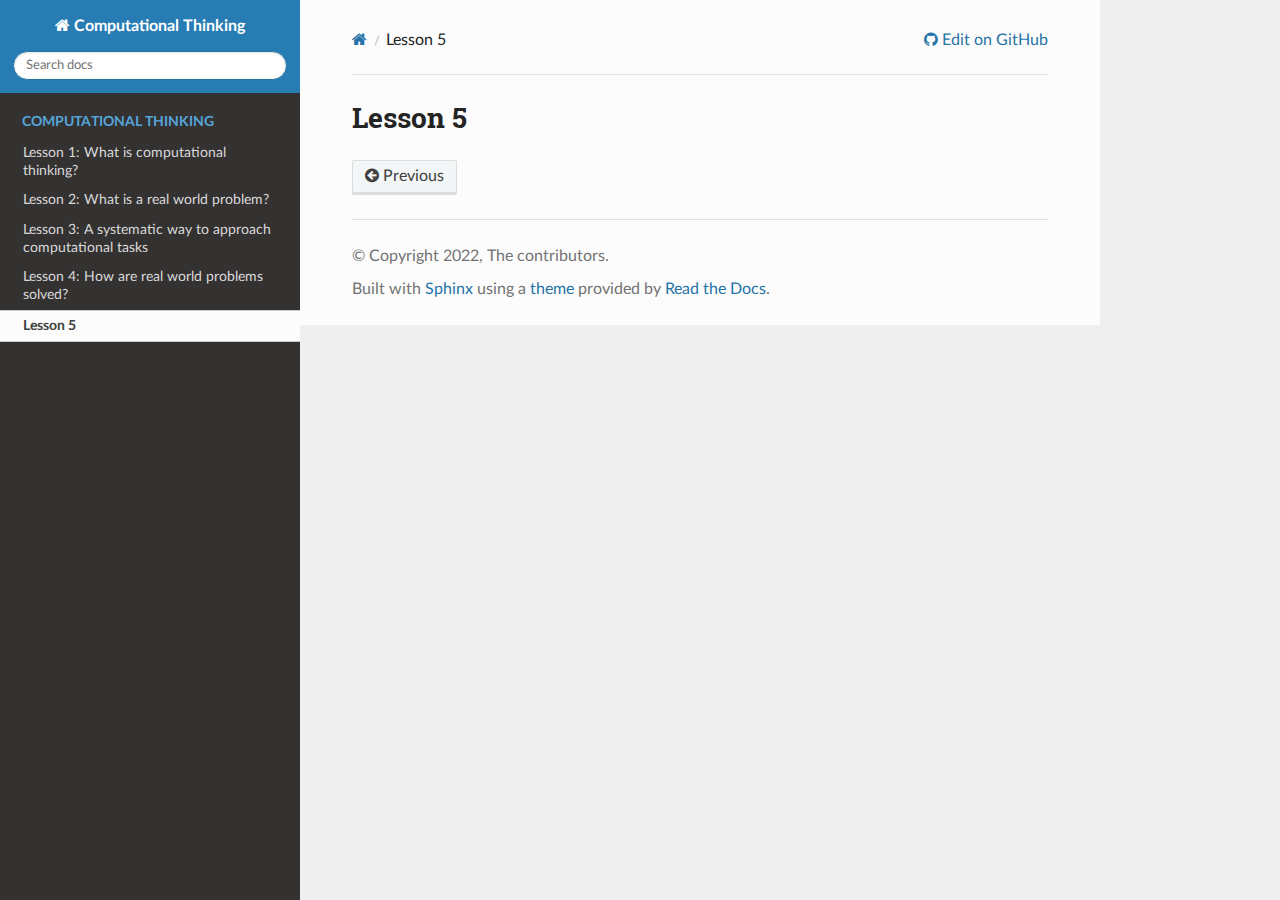
<file: lesson-5/index.html>
<!DOCTYPE html>
<html class="writer-html5" lang="en" >
<head>
  <meta charset="utf-8" /><meta name="generator" content="Docutils 0.18.1: http://docutils.sourceforge.net/" />

  <meta name="viewport" content="width=device-width, initial-scale=1.0" />
  <title>Lesson 5 &mdash; Computational Thinking  documentation</title>
      <link rel="stylesheet" href="../_static/pygments.css" type="text/css" />
      <link rel="stylesheet" href="../_static/css/theme.css" type="text/css" />
      <link rel="stylesheet" href="../_static/mystnb.4510f1fc1dee50b3e5859aac5469c37c29e427902b24a333a5f9fcb2f0b3ac41.css" type="text/css" />
      <link rel="stylesheet" href="../_static/copybutton.css" type="text/css" />
      <link rel="stylesheet" href="../_static/togglebutton.css" type="text/css" />
      <link rel="stylesheet" href="../_static/sphinx_lesson.css" type="text/css" />
      <link rel="stylesheet" href="../_static/sphinx_rtd_theme_ext_color_contrast.css" type="text/css" />
      <link rel="stylesheet" href="../_static/tabs.css" type="text/css" />
      <link rel="stylesheet" href="../_static/design-style.1e8bd061cd6da7fc9cf755528e8ffc24.min.css" type="text/css" />
      <link rel="stylesheet" href="../_static/css/custom.css" type="text/css" />
  <!--[if lt IE 9]>
    <script src="../_static/js/html5shiv.min.js"></script>
  <![endif]-->
  
        <script data-url_root="../" id="documentation_options" src="../_static/documentation_options.js"></script>
        <script src="../_static/jquery.js"></script>
        <script src="../_static/underscore.js"></script>
        <script src="../_static/_sphinx_javascript_frameworks_compat.js"></script>
        <script src="../_static/doctools.js"></script>
        <script src="../_static/sphinx_highlight.js"></script>
        <script src="../_static/clipboard.min.js"></script>
        <script src="../_static/copybutton.js"></script>
        <script src="../_static/minipres.js"></script>
        <script>let toggleHintShow = 'Click to show';</script>
        <script>let toggleHintHide = 'Click to hide';</script>
        <script>let toggleOpenOnPrint = 'true';</script>
        <script src="../_static/togglebutton.js"></script>
        <script>var togglebuttonSelector = '.toggle, .admonition.dropdown';</script>
        <script src="../_static/design-tabs.js"></script>
    <script src="../_static/js/theme.js"></script>
    <link rel="index" title="Index" href="../genindex/" />
    <link rel="search" title="Search" href="../search/" />
    <link rel="prev" title="Lesson 4: How are real world problems solved?" href="../lesson-4/" /> 
</head>

<body class="wy-body-for-nav"> 
  <div class="wy-grid-for-nav">
    <nav data-toggle="wy-nav-shift" class="wy-nav-side">
      <div class="wy-side-scroll">
        <div class="wy-side-nav-search" >

          
          
          <a href="../" class="icon icon-home">
            Computational Thinking
          </a>
<div role="search">
  <form id="rtd-search-form" class="wy-form" action="../search/" method="get">
    <input type="text" name="q" placeholder="Search docs" aria-label="Search docs" />
    <input type="hidden" name="check_keywords" value="yes" />
    <input type="hidden" name="area" value="default" />
  </form>
</div>
        </div><div class="wy-menu wy-menu-vertical" data-spy="affix" role="navigation" aria-label="Navigation menu">
              <p class="caption" role="heading"><span class="caption-text">Computational Thinking</span></p>
<ul class="current">
<li class="toctree-l1"><a class="reference internal" href="../lesson-1/">Lesson 1: What is computational thinking?</a></li>
<li class="toctree-l1"><a class="reference internal" href="../lesson-2/">Lesson 2: What is a real world problem?</a></li>
<li class="toctree-l1"><a class="reference internal" href="../lesson-3/">Lesson 3: A systematic way to approach computational tasks</a></li>
<li class="toctree-l1"><a class="reference internal" href="../lesson-4/">Lesson 4: How are real world problems solved?</a></li>
<li class="toctree-l1 current"><a class="current reference internal" href="#">Lesson 5</a></li>
</ul>

        </div>
      </div>
    </nav>

    <section data-toggle="wy-nav-shift" class="wy-nav-content-wrap"><nav class="wy-nav-top" aria-label="Mobile navigation menu" >
          <i data-toggle="wy-nav-top" class="fa fa-bars"></i>
          <a href="../">Computational Thinking</a>
      </nav>

      <div class="wy-nav-content">
        <div class="rst-content">
          <div role="navigation" aria-label="Page navigation">
  <ul class="wy-breadcrumbs">
      <li><a href="../" class="icon icon-home" aria-label="Home"></a></li>
      <li class="breadcrumb-item active">Lesson 5</li>
      <li class="wy-breadcrumbs-aside">
              <a href="https://github.com/linguist89//computational-thinking//blob/main/content/lesson-5.rst" class="fa fa-github"> Edit on GitHub</a>
      </li>
  </ul>
  <hr/>
</div>
          <div role="main" class="document" itemscope="itemscope" itemtype="http://schema.org/Article">
           <div itemprop="articleBody">
             
  <section id="lesson-5">
<h1>Lesson 5<a class="headerlink" href="#lesson-5" title="Permalink to this heading"></a></h1>
</section>


           </div>
          </div>
          <footer><div class="rst-footer-buttons" role="navigation" aria-label="Footer">
        <a href="../lesson-4/" class="btn btn-neutral float-left" title="Lesson 4: How are real world problems solved?" accesskey="p" rel="prev"><span class="fa fa-arrow-circle-left" aria-hidden="true"></span> Previous</a>
    </div>

  <hr/>

  <div role="contentinfo">
    <p>&#169; Copyright 2022, The contributors.</p>
  </div>

  Built with <a href="https://www.sphinx-doc.org/">Sphinx</a> using a
    <a href="https://github.com/readthedocs/sphinx_rtd_theme">theme</a>
    provided by <a href="https://readthedocs.org">Read the Docs</a>.
   

</footer>
        </div>
      </div>
    </section>
  </div>
  <script>
      jQuery(function () {
          SphinxRtdTheme.Navigation.enable(true);
      });
  </script> 

</body>
</html>
</file>
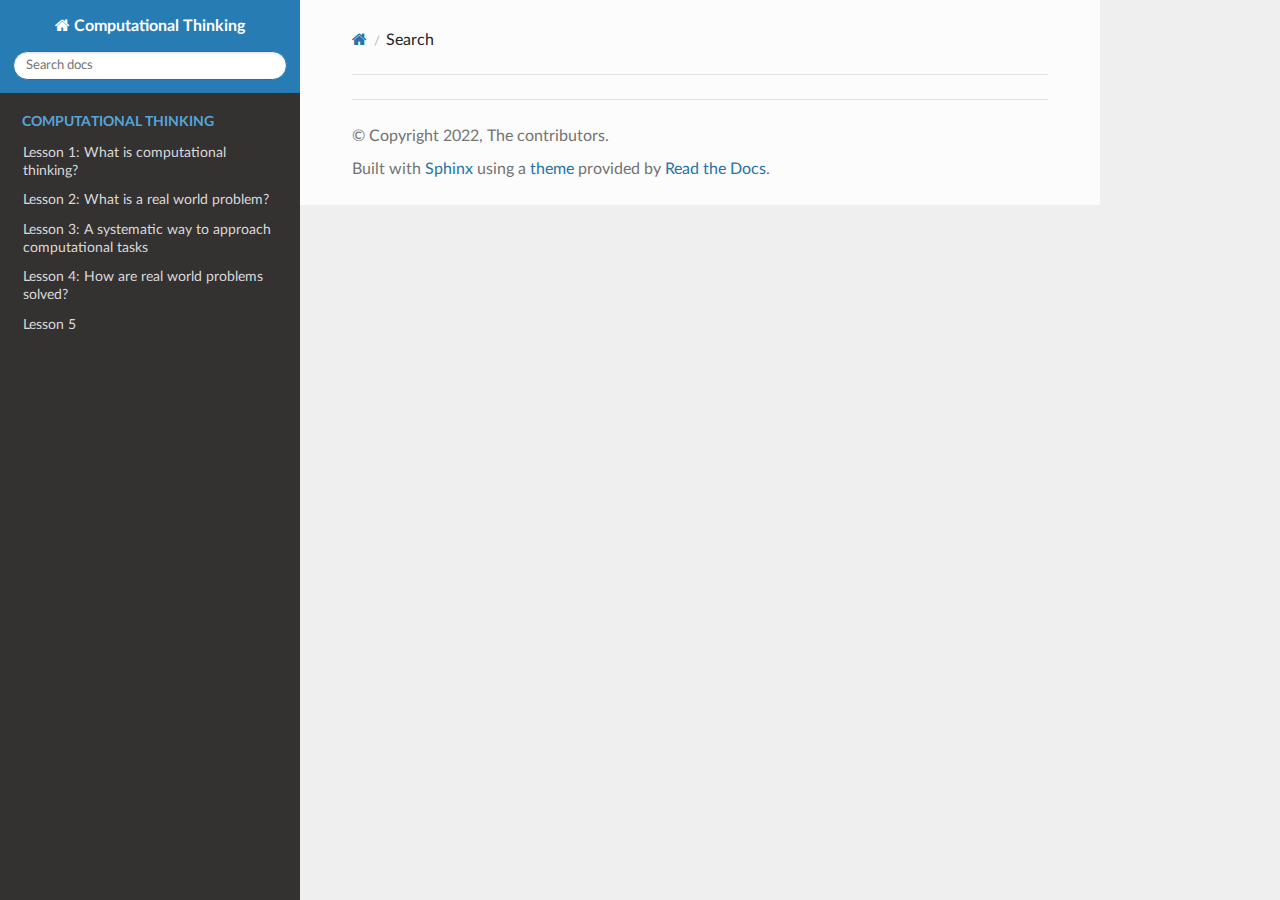
<file: search/index.html>
<!DOCTYPE html>
<html class="writer-html5" lang="en" >
<head>
  <meta charset="utf-8" />
  <meta name="viewport" content="width=device-width, initial-scale=1.0" />
  <title>Search &mdash; Computational Thinking  documentation</title>
      <link rel="stylesheet" href="../_static/pygments.css" type="text/css" />
      <link rel="stylesheet" href="../_static/css/theme.css" type="text/css" />
      <link rel="stylesheet" href="../_static/mystnb.4510f1fc1dee50b3e5859aac5469c37c29e427902b24a333a5f9fcb2f0b3ac41.css" type="text/css" />
      <link rel="stylesheet" href="../_static/copybutton.css" type="text/css" />
      <link rel="stylesheet" href="../_static/togglebutton.css" type="text/css" />
      <link rel="stylesheet" href="../_static/sphinx_lesson.css" type="text/css" />
      <link rel="stylesheet" href="../_static/sphinx_rtd_theme_ext_color_contrast.css" type="text/css" />
      <link rel="stylesheet" href="../_static/tabs.css" type="text/css" />
      <link rel="stylesheet" href="../_static/design-style.1e8bd061cd6da7fc9cf755528e8ffc24.min.css" type="text/css" />
      <link rel="stylesheet" href="../_static/css/custom.css" type="text/css" />
    
  <!--[if lt IE 9]>
    <script src="../_static/js/html5shiv.min.js"></script>
  <![endif]-->
  
        <script data-url_root="../" id="documentation_options" src="../_static/documentation_options.js"></script>
        <script src="../_static/jquery.js"></script>
        <script src="../_static/underscore.js"></script>
        <script src="../_static/_sphinx_javascript_frameworks_compat.js"></script>
        <script src="../_static/doctools.js"></script>
        <script src="../_static/sphinx_highlight.js"></script>
        <script src="../_static/clipboard.min.js"></script>
        <script src="../_static/copybutton.js"></script>
        <script src="../_static/minipres.js"></script>
        <script src="../_static/tabs.js"></script>
        <script>let toggleHintShow = 'Click to show';</script>
        <script>let toggleHintHide = 'Click to hide';</script>
        <script>let toggleOpenOnPrint = 'true';</script>
        <script src="../_static/togglebutton.js"></script>
        <script>var togglebuttonSelector = '.toggle, .admonition.dropdown';</script>
        <script src="../_static/design-tabs.js"></script>
    <script src="../_static/js/theme.js"></script>
    <script src="../_static/searchtools.js"></script>
    <script src="../_static/language_data.js"></script>
    <link rel="index" title="Index" href="../genindex/" />
    <link rel="search" title="Search" href="#" /> 
</head>

<body class="wy-body-for-nav"> 
  <div class="wy-grid-for-nav">
    <nav data-toggle="wy-nav-shift" class="wy-nav-side">
      <div class="wy-side-scroll">
        <div class="wy-side-nav-search" >

          
          
          <a href="../" class="icon icon-home">
            Computational Thinking
          </a>
<div role="search">
  <form id="rtd-search-form" class="wy-form" action="#" method="get">
    <input type="text" name="q" placeholder="Search docs" aria-label="Search docs" />
    <input type="hidden" name="check_keywords" value="yes" />
    <input type="hidden" name="area" value="default" />
  </form>
</div>
        </div><div class="wy-menu wy-menu-vertical" data-spy="affix" role="navigation" aria-label="Navigation menu">
              <p class="caption" role="heading"><span class="caption-text">Computational Thinking</span></p>
<ul>
<li class="toctree-l1"><a class="reference internal" href="../lesson-1/">Lesson 1: What is computational thinking?</a></li>
<li class="toctree-l1"><a class="reference internal" href="../lesson-2/">Lesson 2: What is a real world problem?</a></li>
<li class="toctree-l1"><a class="reference internal" href="../lesson-3/">Lesson 3: A systematic way to approach computational tasks</a></li>
<li class="toctree-l1"><a class="reference internal" href="../lesson-4/">Lesson 4: How are real world problems solved?</a></li>
<li class="toctree-l1"><a class="reference internal" href="../lesson-5/">Lesson 5</a></li>
</ul>

        </div>
      </div>
    </nav>

    <section data-toggle="wy-nav-shift" class="wy-nav-content-wrap"><nav class="wy-nav-top" aria-label="Mobile navigation menu" >
          <i data-toggle="wy-nav-top" class="fa fa-bars"></i>
          <a href="../">Computational Thinking</a>
      </nav>

      <div class="wy-nav-content">
        <div class="rst-content">
          <div role="navigation" aria-label="Page navigation">
  <ul class="wy-breadcrumbs">
      <li><a href="../" class="icon icon-home" aria-label="Home"></a></li>
      <li class="breadcrumb-item active">Search</li>
      <li class="wy-breadcrumbs-aside">
      </li>
  </ul>
  <hr/>
</div>
          <div role="main" class="document" itemscope="itemscope" itemtype="http://schema.org/Article">
           <div itemprop="articleBody">
             
  <noscript>
  <div id="fallback" class="admonition warning">
    <p class="last">
      Please activate JavaScript to enable the search functionality.
    </p>
  </div>
  </noscript>

  
  <div id="search-results">
  
  </div>

           </div>
          </div>
          <footer>

  <hr/>

  <div role="contentinfo">
    <p>&#169; Copyright 2022, The contributors.</p>
  </div>

  Built with <a href="https://www.sphinx-doc.org/">Sphinx</a> using a
    <a href="https://github.com/readthedocs/sphinx_rtd_theme">theme</a>
    provided by <a href="https://readthedocs.org">Read the Docs</a>.
   

</footer>
        </div>
      </div>
    </section>
  </div>
  <script>
      jQuery(function () {
          SphinxRtdTheme.Navigation.enable(true);
      });
  </script>
  <script>
    jQuery(function() { Search.loadIndex("../searchindex.js"); });
  </script>
  
  <script id="searchindexloader"></script>
   


</body>
</html>
</file>
<file: _static/pygments.css>
pre { line-height: 125%; }
td.linenos .normal { color: inherit; background-color: transparent; padding-left: 5px; padding-right: 5px; }
span.linenos { color: inherit; background-color: transparent; padding-left: 5px; padding-right: 5px; }
td.linenos .special { color: #000000; background-color: #ffffc0; padding-left: 5px; padding-right: 5px; }
span.linenos.special { color: #000000; background-color: #ffffc0; padding-left: 5px; padding-right: 5px; }
.highlight .hll { background-color: #ffffcc }
.highlight { background: #f8f8f8; }
.highlight .c { color: #3D7B7B; font-style: italic } /* Comment */
.highlight .err { border: 1px solid #FF0000 } /* Error */
.highlight .k { color: #008000; font-weight: bold } /* Keyword */
.highlight .o { color: #666666 } /* Operator */
.highlight .ch { color: #3D7B7B; font-style: italic } /* Comment.Hashbang */
.highlight .cm { color: #3D7B7B; font-style: italic } /* Comment.Multiline */
.highlight .cp { color: #9C6500 } /* Comment.Preproc */
.highlight .cpf { color: #3D7B7B; font-style: italic } /* Comment.PreprocFile */
.highlight .c1 { color: #3D7B7B; font-style: italic } /* Comment.Single */
.highlight .cs { color: #3D7B7B; font-style: italic } /* Comment.Special */
.highlight .gd { color: #A00000 } /* Generic.Deleted */
.highlight .ge { font-style: italic } /* Generic.Emph */
.highlight .gr { color: #E40000 } /* Generic.Error */
.highlight .gh { color: #000080; font-weight: bold } /* Generic.Heading */
.highlight .gi { color: #008400 } /* Generic.Inserted */
.highlight .go { color: #717171 } /* Generic.Output */
.highlight .gp { color: #000080; font-weight: bold } /* Generic.Prompt */
.highlight .gs { font-weight: bold } /* Generic.Strong */
.highlight .gu { color: #800080; font-weight: bold } /* Generic.Subheading */
.highlight .gt { color: #0044DD } /* Generic.Traceback */
.highlight .kc { color: #008000; font-weight: bold } /* Keyword.Constant */
.highlight .kd { color: #008000; font-weight: bold } /* Keyword.Declaration */
.highlight .kn { color: #008000; font-weight: bold } /* Keyword.Namespace */
.highlight .kp { color: #008000 } /* Keyword.Pseudo */
.highlight .kr { color: #008000; font-weight: bold } /* Keyword.Reserved */
.highlight .kt { color: #B00040 } /* Keyword.Type */
.highlight .m { color: #666666 } /* Literal.Number */
.highlight .s { color: #BA2121 } /* Literal.String */
.highlight .na { color: #687822 } /* Name.Attribute */
.highlight .nb { color: #008000 } /* Name.Builtin */
.highlight .nc { color: #0000FF; font-weight: bold } /* Name.Class */
.highlight .no { color: #880000 } /* Name.Constant */
.highlight .nd { color: #AA22FF } /* Name.Decorator */
.highlight .ni { color: #717171; font-weight: bold } /* Name.Entity */
.highlight .ne { color: #CB3F38; font-weight: bold } /* Name.Exception */
.highlight .nf { color: #0000FF } /* Name.Function */
.highlight .nl { color: #767600 } /* Name.Label */
.highlight .nn { color: #0000FF; font-weight: bold } /* Name.Namespace */
.highlight .nt { color: #008000; font-weight: bold } /* Name.Tag */
.highlight .nv { color: #19177C } /* Name.Variable */
.highlight .ow { color: #AA22FF; font-weight: bold } /* Operator.Word */
.highlight .w { color: #bbbbbb } /* Text.Whitespace */
.highlight .mb { color: #666666 } /* Literal.Number.Bin */
.highlight .mf { color: #666666 } /* Literal.Number.Float */
.highlight .mh { color: #666666 } /* Literal.Number.Hex */
.highlight .mi { color: #666666 } /* Literal.Number.Integer */
.highlight .mo { color: #666666 } /* Literal.Number.Oct */
.highlight .sa { color: #BA2121 } /* Literal.String.Affix */
.highlight .sb { color: #BA2121 } /* Literal.String.Backtick */
.highlight .sc { color: #BA2121 } /* Literal.String.Char */
.highlight .dl { color: #BA2121 } /* Literal.String.Delimiter */
.highlight .sd { color: #BA2121; font-style: italic } /* Literal.String.Doc */
.highlight .s2 { color: #BA2121 } /* Literal.String.Double */
.highlight .se { color: #AA5D1F; font-weight: bold } /* Literal.String.Escape */
.highlight .sh { color: #BA2121 } /* Literal.String.Heredoc */
.highlight .si { color: #A45A77; font-weight: bold } /* Literal.String.Interpol */
.highlight .sx { color: #008000 } /* Literal.String.Other */
.highlight .sr { color: #A45A77 } /* Literal.String.Regex */
.highlight .s1 { color: #BA2121 } /* Literal.String.Single */
.highlight .ss { color: #19177C } /* Literal.String.Symbol */
.highlight .bp { color: #008000 } /* Name.Builtin.Pseudo */
.highlight .fm { color: #0000FF } /* Name.Function.Magic */
.highlight .vc { color: #19177C } /* Name.Variable.Class */
.highlight .vg { color: #19177C } /* Name.Variable.Global */
.highlight .vi { color: #19177C } /* Name.Variable.Instance */
.highlight .vm { color: #19177C } /* Name.Variable.Magic */
.highlight .il { color: #666666 } /* Literal.Number.Integer.Long */
</file>
<file: _static/css/theme.css>
html{box-sizing:border-box}*,:after,:before{box-sizing:inherit}article,aside,details,figcaption,figure,footer,header,hgroup,nav,section{display:block}audio,canvas,video{display:inline-block;*display:inline;*zoom:1}[hidden],audio:not([controls]){display:none}*{-webkit-box-sizing:border-box;-moz-box-sizing:border-box;box-sizing:border-box}html{font-size:100%;-webkit-text-size-adjust:100%;-ms-text-size-adjust:100%}body{margin:0}a:active,a:hover{outline:0}abbr[title]{border-bottom:1px dotted}b,strong{font-weight:700}blockquote{margin:0}dfn{font-style:italic}ins{background:#ff9;text-decoration:none}ins,mark{color:#000}mark{background:#ff0;font-style:italic;font-weight:700}.rst-content code,.rst-content tt,code,kbd,pre,samp{font-family:monospace,serif;_font-family:courier new,monospace;font-size:1em}pre{white-space:pre}q{quotes:none}q:after,q:before{content:"";content:none}small{font-size:85%}sub,sup{font-size:75%;line-height:0;position:relative;vertical-align:baseline}sup{top:-.5em}sub{bottom:-.25em}dl,ol,ul{margin:0;padding:0;list-style:none;list-style-image:none}li{list-style:none}dd{margin:0}img{border:0;-ms-interpolation-mode:bicubic;vertical-align:middle;max-width:100%}svg:not(:root){overflow:hidden}figure,form{margin:0}label{cursor:pointer}button,input,select,textarea{font-size:100%;margin:0;vertical-align:baseline;*vertical-align:middle}button,input{line-height:normal}button,input[type=button],input[type=reset],input[type=submit]{cursor:pointer;-webkit-appearance:button;*overflow:visible}button[disabled],input[disabled]{cursor:default}input[type=search]{-webkit-appearance:textfield;-moz-box-sizing:content-box;-webkit-box-sizing:content-box;box-sizing:content-box}textarea{resize:vertical}table{border-collapse:collapse;border-spacing:0}td{vertical-align:top}.chromeframe{margin:.2em 0;background:#ccc;color:#000;padding:.2em 0}.ir{display:block;border:0;text-indent:-999em;overflow:hidden;background-color:transparent;background-repeat:no-repeat;text-align:left;direction:ltr;*line-height:0}.ir br{display:none}.hidden{display:none!important;visibility:hidden}.visuallyhidden{border:0;clip:rect(0 0 0 0);height:1px;margin:-1px;overflow:hidden;padding:0;position:absolute;width:1px}.visuallyhidden.focusable:active,.visuallyhidden.focusable:focus{clip:auto;height:auto;margin:0;overflow:visible;position:static;width:auto}.invisible{visibility:hidden}.relative{position:relative}big,small{font-size:100%}@media print{body,html,section{background:none!important}*{box-shadow:none!important;text-shadow:none!important;filter:none!important;-ms-filter:none!important}a,a:visited{text-decoration:underline}.ir a:after,a[href^="#"]:after,a[href^="javascript:"]:after{content:""}blockquote,pre{page-break-inside:avoid}thead{display:table-header-group}img,tr{page-break-inside:avoid}img{max-width:100%!important}@page{margin:.5cm}.rst-content .toctree-wrapper>p.caption,h2,h3,p{orphans:3;widows:3}.rst-content .toctree-wrapper>p.caption,h2,h3{page-break-after:avoid}}.btn,.fa:before,.icon:before,.rst-content .admonition,.rst-content .admonition-title:before,.rst-content .admonition-todo,.rst-content .attention,.rst-content .caution,.rst-content .code-block-caption .headerlink:before,.rst-content .danger,.rst-content .eqno .headerlink:before,.rst-content .error,.rst-content .hint,.rst-content .important,.rst-content .note,.rst-content .seealso,.rst-content .tip,.rst-content .warning,.rst-content code.download span:first-child:before,.rst-content dl dt .headerlink:before,.rst-content h1 .headerlink:before,.rst-content h2 .headerlink:before,.rst-content h3 .headerlink:before,.rst-content h4 .headerlink:before,.rst-content h5 .headerlink:before,.rst-content h6 .headerlink:before,.rst-content p.caption .headerlink:before,.rst-content p .headerlink:before,.rst-content table>caption .headerlink:before,.rst-content tt.download span:first-child:before,.wy-alert,.wy-dropdown .caret:before,.wy-inline-validate.wy-inline-validate-danger .wy-input-context:before,.wy-inline-validate.wy-inline-validate-info .wy-input-context:before,.wy-inline-validate.wy-inline-validate-success .wy-input-context:before,.wy-inline-validate.wy-inline-validate-warning .wy-input-context:before,.wy-menu-vertical li.current>a button.toctree-expand:before,.wy-menu-vertical li.on a button.toctree-expand:before,.wy-menu-vertical li button.toctree-expand:before,input[type=color],input[type=date],input[type=datetime-local],input[type=datetime],input[type=email],input[type=month],input[type=number],input[type=password],input[type=search],input[type=tel],input[type=text],input[type=time],input[type=url],input[type=week],select,textarea{-webkit-font-smoothing:antialiased}.clearfix{*zoom:1}.clearfix:after,.clearfix:before{display:table;content:""}.clearfix:after{clear:both}/*!
 *  Font Awesome 4.7.0 by @davegandy - http://fontawesome.io - @fontawesome
 *  License - http://fontawesome.io/license (Font: SIL OFL 1.1, CSS: MIT License)
 */@font-face{font-family:FontAwesome;src:url(fonts/fontawesome-webfont.eot?674f50d287a8c48dc19ba404d20fe713);src:url(fonts/fontawesome-webfont.eot?674f50d287a8c48dc19ba404d20fe713?#iefix&v=4.7.0) format("embedded-opentype"),url(fonts/fontawesome-webfont.woff2?af7ae505a9eed503f8b8e6982036873e) format("woff2"),url(fonts/fontawesome-webfont.woff?fee66e712a8a08eef5805a46892932ad) format("woff"),url(fonts/fontawesome-webfont.ttf?b06871f281fee6b241d60582ae9369b9) format("truetype"),url(fonts/fontawesome-webfont.svg?912ec66d7572ff821749319396470bde#fontawesomeregular) format("svg");font-weight:400;font-style:normal}.fa,.icon,.rst-content .admonition-title,.rst-content .code-block-caption .headerlink,.rst-content .eqno .headerlink,.rst-content code.download span:first-child,.rst-content dl dt .headerlink,.rst-content h1 .headerlink,.rst-content h2 .headerlink,.rst-content h3 .headerlink,.rst-content h4 .headerlink,.rst-content h5 .headerlink,.rst-content h6 .headerlink,.rst-content p.caption .headerlink,.rst-content p .headerlink,.rst-content table>caption .headerlink,.rst-content tt.download span:first-child,.wy-menu-vertical li.current>a button.toctree-expand,.wy-menu-vertical li.on a button.toctree-expand,.wy-menu-vertical li button.toctree-expand{display:inline-block;font:normal normal normal 14px/1 FontAwesome;font-size:inherit;text-rendering:auto;-webkit-font-smoothing:antialiased;-moz-osx-font-smoothing:grayscale}.fa-lg{font-size:1.33333em;line-height:.75em;vertical-align:-15%}.fa-2x{font-size:2em}.fa-3x{font-size:3em}.fa-4x{font-size:4em}.fa-5x{font-size:5em}.fa-fw{width:1.28571em;text-align:center}.fa-ul{padding-left:0;margin-left:2.14286em;list-style-type:none}.fa-ul>li{position:relative}.fa-li{position:absolute;left:-2.14286em;width:2.14286em;top:.14286em;text-align:center}.fa-li.fa-lg{left:-1.85714em}.fa-border{padding:.2em .25em .15em;border:.08em solid #eee;border-radius:.1em}.fa-pull-left{float:left}.fa-pull-right{float:right}.fa-pull-left.icon,.fa.fa-pull-left,.rst-content .code-block-caption .fa-pull-left.headerlink,.rst-content .eqno .fa-pull-left.headerlink,.rst-content .fa-pull-left.admonition-title,.rst-content code.download span.fa-pull-left:first-child,.rst-content dl dt .fa-pull-left.headerlink,.rst-content h1 .fa-pull-left.headerlink,.rst-content h2 .fa-pull-left.headerlink,.rst-content h3 .fa-pull-left.headerlink,.rst-content h4 .fa-pull-left.headerlink,.rst-content h5 .fa-pull-left.headerlink,.rst-content h6 .fa-pull-left.headerlink,.rst-content p .fa-pull-left.headerlink,.rst-content table>caption .fa-pull-left.headerlink,.rst-content tt.download span.fa-pull-left:first-child,.wy-menu-vertical li.current>a button.fa-pull-left.toctree-expand,.wy-menu-vertical li.on a button.fa-pull-left.toctree-expand,.wy-menu-vertical li button.fa-pull-left.toctree-expand{margin-right:.3em}.fa-pull-right.icon,.fa.fa-pull-right,.rst-content .code-block-caption .fa-pull-right.headerlink,.rst-content .eqno .fa-pull-right.headerlink,.rst-content .fa-pull-right.admonition-title,.rst-content code.download span.fa-pull-right:first-child,.rst-content dl dt .fa-pull-right.headerlink,.rst-content h1 .fa-pull-right.headerlink,.rst-content h2 .fa-pull-right.headerlink,.rst-content h3 .fa-pull-right.headerlink,.rst-content h4 .fa-pull-right.headerlink,.rst-content h5 .fa-pull-right.headerlink,.rst-content h6 .fa-pull-right.headerlink,.rst-content p .fa-pull-right.headerlink,.rst-content table>caption .fa-pull-right.headerlink,.rst-content tt.download span.fa-pull-right:first-child,.wy-menu-vertical li.current>a button.fa-pull-right.toctree-expand,.wy-menu-vertical li.on a button.fa-pull-right.toctree-expand,.wy-menu-vertical li button.fa-pull-right.toctree-expand{margin-left:.3em}.pull-right{float:right}.pull-left{float:left}.fa.pull-left,.pull-left.icon,.rst-content .code-block-caption .pull-left.headerlink,.rst-content .eqno .pull-left.headerlink,.rst-content .pull-left.admonition-title,.rst-content code.download span.pull-left:first-child,.rst-content dl dt .pull-left.headerlink,.rst-content h1 .pull-left.headerlink,.rst-content h2 .pull-left.headerlink,.rst-content h3 .pull-left.headerlink,.rst-content h4 .pull-left.headerlink,.rst-content h5 .pull-left.headerlink,.rst-content h6 .pull-left.headerlink,.rst-content p .pull-left.headerlink,.rst-content table>caption .pull-left.headerlink,.rst-content tt.download span.pull-left:first-child,.wy-menu-vertical li.current>a button.pull-left.toctree-expand,.wy-menu-vertical li.on a button.pull-left.toctree-expand,.wy-menu-vertical li button.pull-left.toctree-expand{margin-right:.3em}.fa.pull-right,.pull-right.icon,.rst-content .code-block-caption .pull-right.headerlink,.rst-content .eqno .pull-right.headerlink,.rst-content .pull-right.admonition-title,.rst-content code.download span.pull-right:first-child,.rst-content dl dt .pull-right.headerlink,.rst-content h1 .pull-right.headerlink,.rst-content h2 .pull-right.headerlink,.rst-content h3 .pull-right.headerlink,.rst-content h4 .pull-right.headerlink,.rst-content h5 .pull-right.headerlink,.rst-content h6 .pull-right.headerlink,.rst-content p .pull-right.headerlink,.rst-content table>caption .pull-right.headerlink,.rst-content tt.download span.pull-right:first-child,.wy-menu-vertical li.current>a button.pull-right.toctree-expand,.wy-menu-vertical li.on a button.pull-right.toctree-expand,.wy-menu-vertical li button.pull-right.toctree-expand{margin-left:.3em}.fa-spin{-webkit-animation:fa-spin 2s linear infinite;animation:fa-spin 2s linear infinite}.fa-pulse{-webkit-animation:fa-spin 1s steps(8) infinite;animation:fa-spin 1s steps(8) infinite}@-webkit-keyframes fa-spin{0%{-webkit-transform:rotate(0deg);transform:rotate(0deg)}to{-webkit-transform:rotate(359deg);transform:rotate(359deg)}}@keyframes fa-spin{0%{-webkit-transform:rotate(0deg);transform:rotate(0deg)}to{-webkit-transform:rotate(359deg);transform:rotate(359deg)}}.fa-rotate-90{-ms-filter:"progid:DXImageTransform.Microsoft.BasicImage(rotation=1)";-webkit-transform:rotate(90deg);-ms-transform:rotate(90deg);transform:rotate(90deg)}.fa-rotate-180{-ms-filter:"progid:DXImageTransform.Microsoft.BasicImage(rotation=2)";-webkit-transform:rotate(180deg);-ms-transform:rotate(180deg);transform:rotate(180deg)}.fa-rotate-270{-ms-filter:"progid:DXImageTransform.Microsoft.BasicImage(rotation=3)";-webkit-transform:rotate(270deg);-ms-transform:rotate(270deg);transform:rotate(270deg)}.fa-flip-horizontal{-ms-filter:"progid:DXImageTransform.Microsoft.BasicImage(rotation=0, mirror=1)";-webkit-transform:scaleX(-1);-ms-transform:scaleX(-1);transform:scaleX(-1)}.fa-flip-vertical{-ms-filter:"progid:DXImageTransform.Microsoft.BasicImage(rotation=2, mirror=1)";-webkit-transform:scaleY(-1);-ms-transform:scaleY(-1);transform:scaleY(-1)}:root .fa-flip-horizontal,:root .fa-flip-vertical,:root .fa-rotate-90,:root .fa-rotate-180,:root .fa-rotate-270{filter:none}.fa-stack{position:relative;display:inline-block;width:2em;height:2em;line-height:2em;vertical-align:middle}.fa-stack-1x,.fa-stack-2x{position:absolute;left:0;width:100%;text-align:center}.fa-stack-1x{line-height:inherit}.fa-stack-2x{font-size:2em}.fa-inverse{color:#fff}.fa-glass:before{content:""}.fa-music:before{content:""}.fa-search:before,.icon-search:before{content:""}.fa-envelope-o:before{content:""}.fa-heart:before{content:""}.fa-star:before{content:""}.fa-star-o:before{content:""}.fa-user:before{content:""}.fa-film:before{content:""}.fa-th-large:before{content:""}.fa-th:before{content:""}.fa-th-list:before{content:""}.fa-check:before{content:""}.fa-close:before,.fa-remove:before,.fa-times:before{content:""}.fa-search-plus:before{content:""}.fa-search-minus:before{content:""}.fa-power-off:before{content:""}.fa-signal:before{content:""}.fa-cog:before,.fa-gear:before{content:""}.fa-trash-o:before{content:""}.fa-home:before,.icon-home:before{content:""}.fa-file-o:before{content:""}.fa-clock-o:before{content:""}.fa-road:before{content:""}.fa-download:before,.rst-content code.download span:first-child:before,.rst-content tt.download span:first-child:before{content:""}.fa-arrow-circle-o-down:before{content:""}.fa-arrow-circle-o-up:before{content:""}.fa-inbox:before{content:""}.fa-play-circle-o:before{content:""}.fa-repeat:before,.fa-rotate-right:before{content:""}.fa-refresh:before{content:""}.fa-list-alt:before{content:""}.fa-lock:before{content:""}.fa-flag:before{content:""}.fa-headphones:before{content:""}.fa-volume-off:before{content:""}.fa-volume-down:before{content:""}.fa-volume-up:before{content:""}.fa-qrcode:before{content:""}.fa-barcode:before{content:""}.fa-tag:before{content:""}.fa-tags:before{content:""}.fa-book:before,.icon-book:before{content:""}.fa-bookmark:before{content:""}.fa-print:before{content:""}.fa-camera:before{content:""}.fa-font:before{content:""}.fa-bold:before{content:""}.fa-italic:before{content:""}.fa-text-height:before{content:""}.fa-text-width:before{content:""}.fa-align-left:before{content:""}.fa-align-center:before{content:""}.fa-align-right:before{content:""}.fa-align-justify:before{content:""}.fa-list:before{content:""}.fa-dedent:before,.fa-outdent:before{content:""}.fa-indent:before{content:""}.fa-video-camera:before{content:""}.fa-image:before,.fa-photo:before,.fa-picture-o:before{content:""}.fa-pencil:before{content:""}.fa-map-marker:before{content:""}.fa-adjust:before{content:""}.fa-tint:before{content:""}.fa-edit:before,.fa-pencil-square-o:before{content:""}.fa-share-square-o:before{content:""}.fa-check-square-o:before{content:""}.fa-arrows:before{content:""}.fa-step-backward:before{content:""}.fa-fast-backward:before{content:""}.fa-backward:before{content:""}.fa-play:before{content:""}.fa-pause:before{content:""}.fa-stop:before{content:""}.fa-forward:before{content:""}.fa-fast-forward:before{content:""}.fa-step-forward:before{content:""}.fa-eject:before{content:""}.fa-chevron-left:before{content:""}.fa-chevron-right:before{content:""}.fa-plus-circle:before{content:""}.fa-minus-circle:before{content:""}.fa-times-circle:before,.wy-inline-validate.wy-inline-validate-danger .wy-input-context:before{content:""}.fa-check-circle:before,.wy-inline-validate.wy-inline-validate-success .wy-input-context:before{content:""}.fa-question-circle:before{content:""}.fa-info-circle:before{content:""}.fa-crosshairs:before{content:""}.fa-times-circle-o:before{content:""}.fa-check-circle-o:before{content:""}.fa-ban:before{content:""}.fa-arrow-left:before{content:""}.fa-arrow-right:before{content:""}.fa-arrow-up:before{content:""}.fa-arrow-down:before{content:""}.fa-mail-forward:before,.fa-share:before{content:""}.fa-expand:before{content:""}.fa-compress:before{content:""}.fa-plus:before{content:""}.fa-minus:before{content:""}.fa-asterisk:before{content:""}.fa-exclamation-circle:before,.rst-content .admonition-title:before,.wy-inline-validate.wy-inline-validate-info .wy-input-context:before,.wy-inline-validate.wy-inline-validate-warning .wy-input-context:before{content:""}.fa-gift:before{content:""}.fa-leaf:before{content:""}.fa-fire:before,.icon-fire:before{content:""}.fa-eye:before{content:""}.fa-eye-slash:before{content:""}.fa-exclamation-triangle:before,.fa-warning:before{content:""}.fa-plane:before{content:""}.fa-calendar:before{content:""}.fa-random:before{content:""}.fa-comment:before{content:""}.fa-magnet:before{content:""}.fa-chevron-up:before{content:""}.fa-chevron-down:before{content:""}.fa-retweet:before{content:""}.fa-shopping-cart:before{content:""}.fa-folder:before{content:""}.fa-folder-open:before{content:""}.fa-arrows-v:before{content:""}.fa-arrows-h:before{content:""}.fa-bar-chart-o:before,.fa-bar-chart:before{content:""}.fa-twitter-square:before{content:""}.fa-facebook-square:before{content:""}.fa-camera-retro:before{content:""}.fa-key:before{content:""}.fa-cogs:before,.fa-gears:before{content:""}.fa-comments:before{content:""}.fa-thumbs-o-up:before{content:""}.fa-thumbs-o-down:before{content:""}.fa-star-half:before{content:""}.fa-heart-o:before{content:""}.fa-sign-out:before{content:""}.fa-linkedin-square:before{content:""}.fa-thumb-tack:before{content:""}.fa-external-link:before{content:""}.fa-sign-in:before{content:""}.fa-trophy:before{content:""}.fa-github-square:before{content:""}.fa-upload:before{content:""}.fa-lemon-o:before{content:""}.fa-phone:before{content:""}.fa-square-o:before{content:""}.fa-bookmark-o:before{content:""}.fa-phone-square:before{content:""}.fa-twitter:before{content:""}.fa-facebook-f:before,.fa-facebook:before{content:""}.fa-github:before,.icon-github:before{content:""}.fa-unlock:before{content:""}.fa-credit-card:before{content:""}.fa-feed:before,.fa-rss:before{content:""}.fa-hdd-o:before{content:""}.fa-bullhorn:before{content:""}.fa-bell:before{content:""}.fa-certificate:before{content:""}.fa-hand-o-right:before{content:""}.fa-hand-o-left:before{content:""}.fa-hand-o-up:before{content:""}.fa-hand-o-down:before{content:""}.fa-arrow-circle-left:before,.icon-circle-arrow-left:before{content:""}.fa-arrow-circle-right:before,.icon-circle-arrow-right:before{content:""}.fa-arrow-circle-up:before{content:""}.fa-arrow-circle-down:before{content:""}.fa-globe:before{content:""}.fa-wrench:before{content:""}.fa-tasks:before{content:""}.fa-filter:before{content:""}.fa-briefcase:before{content:""}.fa-arrows-alt:before{content:""}.fa-group:before,.fa-users:before{content:""}.fa-chain:before,.fa-link:before,.icon-link:before{content:""}.fa-cloud:before{content:""}.fa-flask:before{content:""}.fa-cut:before,.fa-scissors:before{content:""}.fa-copy:before,.fa-files-o:before{content:""}.fa-paperclip:before{content:""}.fa-floppy-o:before,.fa-save:before{content:""}.fa-square:before{content:""}.fa-bars:before,.fa-navicon:before,.fa-reorder:before{content:""}.fa-list-ul:before{content:""}.fa-list-ol:before{content:""}.fa-strikethrough:before{content:""}.fa-underline:before{content:""}.fa-table:before{content:""}.fa-magic:before{content:""}.fa-truck:before{content:""}.fa-pinterest:before{content:""}.fa-pinterest-square:before{content:""}.fa-google-plus-square:before{content:""}.fa-google-plus:before{content:""}.fa-money:before{content:""}.fa-caret-down:before,.icon-caret-down:before,.wy-dropdown .caret:before{content:""}.fa-caret-up:before{content:""}.fa-caret-left:before{content:""}.fa-caret-right:before{content:""}.fa-columns:before{content:""}.fa-sort:before,.fa-unsorted:before{content:""}.fa-sort-desc:before,.fa-sort-down:before{content:""}.fa-sort-asc:before,.fa-sort-up:before{content:""}.fa-envelope:before{content:""}.fa-linkedin:before{content:""}.fa-rotate-left:before,.fa-undo:before{content:""}.fa-gavel:before,.fa-legal:before{content:""}.fa-dashboard:before,.fa-tachometer:before{content:""}.fa-comment-o:before{content:""}.fa-comments-o:before{content:""}.fa-bolt:before,.fa-flash:before{content:""}.fa-sitemap:before{content:""}.fa-umbrella:before{content:""}.fa-clipboard:before,.fa-paste:before{content:""}.fa-lightbulb-o:before{content:""}.fa-exchange:before{content:""}.fa-cloud-download:before{content:""}.fa-cloud-upload:before{content:""}.fa-user-md:before{content:""}.fa-stethoscope:before{content:""}.fa-suitcase:before{content:""}.fa-bell-o:before{content:""}.fa-coffee:before{content:""}.fa-cutlery:before{content:""}.fa-file-text-o:before{content:""}.fa-building-o:before{content:""}.fa-hospital-o:before{content:""}.fa-ambulance:before{content:""}.fa-medkit:before{content:""}.fa-fighter-jet:before{content:""}.fa-beer:before{content:""}.fa-h-square:before{content:""}.fa-plus-square:before{content:""}.fa-angle-double-left:before{content:""}.fa-angle-double-right:before{content:""}.fa-angle-double-up:before{content:""}.fa-angle-double-down:before{content:""}.fa-angle-left:before{content:""}.fa-angle-right:before{content:""}.fa-angle-up:before{content:""}.fa-angle-down:before{content:""}.fa-desktop:before{content:""}.fa-laptop:before{content:""}.fa-tablet:before{content:""}.fa-mobile-phone:before,.fa-mobile:before{content:""}.fa-circle-o:before{content:""}.fa-quote-left:before{content:""}.fa-quote-right:before{content:""}.fa-spinner:before{content:""}.fa-circle:before{content:""}.fa-mail-reply:before,.fa-reply:before{content:""}.fa-github-alt:before{content:""}.fa-folder-o:before{content:""}.fa-folder-open-o:before{content:""}.fa-smile-o:before{content:""}.fa-frown-o:before{content:""}.fa-meh-o:before{content:""}.fa-gamepad:before{content:""}.fa-keyboard-o:before{content:""}.fa-flag-o:before{content:""}.fa-flag-checkered:before{content:""}.fa-terminal:before{content:""}.fa-code:before{content:""}.fa-mail-reply-all:before,.fa-reply-all:before{content:""}.fa-star-half-empty:before,.fa-star-half-full:before,.fa-star-half-o:before{content:""}.fa-location-arrow:before{content:""}.fa-crop:before{content:""}.fa-code-fork:before{content:""}.fa-chain-broken:before,.fa-unlink:before{content:""}.fa-question:before{content:""}.fa-info:before{content:""}.fa-exclamation:before{content:""}.fa-superscript:before{content:""}.fa-subscript:before{content:""}.fa-eraser:before{content:""}.fa-puzzle-piece:before{content:""}.fa-microphone:before{content:""}.fa-microphone-slash:before{content:""}.fa-shield:before{content:""}.fa-calendar-o:before{content:""}.fa-fire-extinguisher:before{content:""}.fa-rocket:before{content:""}.fa-maxcdn:before{content:""}.fa-chevron-circle-left:before{content:""}.fa-chevron-circle-right:before{content:""}.fa-chevron-circle-up:before{content:""}.fa-chevron-circle-down:before{content:""}.fa-html5:before{content:""}.fa-css3:before{content:""}.fa-anchor:before{content:""}.fa-unlock-alt:before{content:""}.fa-bullseye:before{content:""}.fa-ellipsis-h:before{content:""}.fa-ellipsis-v:before{content:""}.fa-rss-square:before{content:""}.fa-play-circle:before{content:""}.fa-ticket:before{content:""}.fa-minus-square:before{content:""}.fa-minus-square-o:before,.wy-menu-vertical li.current>a button.toctree-expand:before,.wy-menu-vertical li.on a button.toctree-expand:before{content:""}.fa-level-up:before{content:""}.fa-level-down:before{content:""}.fa-check-square:before{content:""}.fa-pencil-square:before{content:""}.fa-external-link-square:before{content:""}.fa-share-square:before{content:""}.fa-compass:before{content:""}.fa-caret-square-o-down:before,.fa-toggle-down:before{content:""}.fa-caret-square-o-up:before,.fa-toggle-up:before{content:""}.fa-caret-square-o-right:before,.fa-toggle-right:before{content:""}.fa-eur:before,.fa-euro:before{content:""}.fa-gbp:before{content:""}.fa-dollar:before,.fa-usd:before{content:""}.fa-inr:before,.fa-rupee:before{content:""}.fa-cny:before,.fa-jpy:before,.fa-rmb:before,.fa-yen:before{content:""}.fa-rouble:before,.fa-rub:before,.fa-ruble:before{content:""}.fa-krw:before,.fa-won:before{content:""}.fa-bitcoin:before,.fa-btc:before{content:""}.fa-file:before{content:""}.fa-file-text:before{content:""}.fa-sort-alpha-asc:before{content:""}.fa-sort-alpha-desc:before{content:""}.fa-sort-amount-asc:before{content:""}.fa-sort-amount-desc:before{content:""}.fa-sort-numeric-asc:before{content:""}.fa-sort-numeric-desc:before{content:""}.fa-thumbs-up:before{content:""}.fa-thumbs-down:before{content:""}.fa-youtube-square:before{content:""}.fa-youtube:before{content:""}.fa-xing:before{content:""}.fa-xing-square:before{content:""}.fa-youtube-play:before{content:""}.fa-dropbox:before{content:""}.fa-stack-overflow:before{content:""}.fa-instagram:before{content:""}.fa-flickr:before{content:""}.fa-adn:before{content:""}.fa-bitbucket:before,.icon-bitbucket:before{content:""}.fa-bitbucket-square:before{content:""}.fa-tumblr:before{content:""}.fa-tumblr-square:before{content:""}.fa-long-arrow-down:before{content:""}.fa-long-arrow-up:before{content:""}.fa-long-arrow-left:before{content:""}.fa-long-arrow-right:before{content:""}.fa-apple:before{content:""}.fa-windows:before{content:""}.fa-android:before{content:""}.fa-linux:before{content:""}.fa-dribbble:before{content:""}.fa-skype:before{content:""}.fa-foursquare:before{content:""}.fa-trello:before{content:""}.fa-female:before{content:""}.fa-male:before{content:""}.fa-gittip:before,.fa-gratipay:before{content:""}.fa-sun-o:before{content:""}.fa-moon-o:before{content:""}.fa-archive:before{content:""}.fa-bug:before{content:""}.fa-vk:before{content:""}.fa-weibo:before{content:""}.fa-renren:before{content:""}.fa-pagelines:before{content:""}.fa-stack-exchange:before{content:""}.fa-arrow-circle-o-right:before{content:""}.fa-arrow-circle-o-left:before{content:""}.fa-caret-square-o-left:before,.fa-toggle-left:before{content:""}.fa-dot-circle-o:before{content:""}.fa-wheelchair:before{content:""}.fa-vimeo-square:before{content:""}.fa-try:before,.fa-turkish-lira:before{content:""}.fa-plus-square-o:before,.wy-menu-vertical li button.toctree-expand:before{content:""}.fa-space-shuttle:before{content:""}.fa-slack:before{content:""}.fa-envelope-square:before{content:""}.fa-wordpress:before{content:""}.fa-openid:before{content:""}.fa-bank:before,.fa-institution:before,.fa-university:before{content:""}.fa-graduation-cap:before,.fa-mortar-board:before{content:""}.fa-yahoo:before{content:""}.fa-google:before{content:""}.fa-reddit:before{content:""}.fa-reddit-square:before{content:""}.fa-stumbleupon-circle:before{content:""}.fa-stumbleupon:before{content:""}.fa-delicious:before{content:""}.fa-digg:before{content:""}.fa-pied-piper-pp:before{content:""}.fa-pied-piper-alt:before{content:""}.fa-drupal:before{content:""}.fa-joomla:before{content:""}.fa-language:before{content:""}.fa-fax:before{content:""}.fa-building:before{content:""}.fa-child:before{content:""}.fa-paw:before{content:""}.fa-spoon:before{content:""}.fa-cube:before{content:""}.fa-cubes:before{content:""}.fa-behance:before{content:""}.fa-behance-square:before{content:""}.fa-steam:before{content:""}.fa-steam-square:before{content:""}.fa-recycle:before{content:""}.fa-automobile:before,.fa-car:before{content:""}.fa-cab:before,.fa-taxi:before{content:""}.fa-tree:before{content:""}.fa-spotify:before{content:""}.fa-deviantart:before{content:""}.fa-soundcloud:before{content:""}.fa-database:before{content:""}.fa-file-pdf-o:before{content:""}.fa-file-word-o:before{content:""}.fa-file-excel-o:before{content:""}.fa-file-powerpoint-o:before{content:""}.fa-file-image-o:before,.fa-file-photo-o:before,.fa-file-picture-o:before{content:""}.fa-file-archive-o:before,.fa-file-zip-o:before{content:""}.fa-file-audio-o:before,.fa-file-sound-o:before{content:""}.fa-file-movie-o:before,.fa-file-video-o:before{content:""}.fa-file-code-o:before{content:""}.fa-vine:before{content:""}.fa-codepen:before{content:""}.fa-jsfiddle:before{content:""}.fa-life-bouy:before,.fa-life-buoy:before,.fa-life-ring:before,.fa-life-saver:before,.fa-support:before{content:""}.fa-circle-o-notch:before{content:""}.fa-ra:before,.fa-rebel:before,.fa-resistance:before{content:""}.fa-empire:before,.fa-ge:before{content:""}.fa-git-square:before{content:""}.fa-git:before{content:""}.fa-hacker-news:before,.fa-y-combinator-square:before,.fa-yc-square:before{content:""}.fa-tencent-weibo:before{content:""}.fa-qq:before{content:""}.fa-wechat:before,.fa-weixin:before{content:""}.fa-paper-plane:before,.fa-send:before{content:""}.fa-paper-plane-o:before,.fa-send-o:before{content:""}.fa-history:before{content:""}.fa-circle-thin:before{content:""}.fa-header:before{content:""}.fa-paragraph:before{content:""}.fa-sliders:before{content:""}.fa-share-alt:before{content:""}.fa-share-alt-square:before{content:""}.fa-bomb:before{content:""}.fa-futbol-o:before,.fa-soccer-ball-o:before{content:""}.fa-tty:before{content:""}.fa-binoculars:before{content:""}.fa-plug:before{content:""}.fa-slideshare:before{content:""}.fa-twitch:before{content:""}.fa-yelp:before{content:""}.fa-newspaper-o:before{content:""}.fa-wifi:before{content:""}.fa-calculator:before{content:""}.fa-paypal:before{content:""}.fa-google-wallet:before{content:""}.fa-cc-visa:before{content:""}.fa-cc-mastercard:before{content:""}.fa-cc-discover:before{content:""}.fa-cc-amex:before{content:""}.fa-cc-paypal:before{content:""}.fa-cc-stripe:before{content:""}.fa-bell-slash:before{content:""}.fa-bell-slash-o:before{content:""}.fa-trash:before{content:""}.fa-copyright:before{content:""}.fa-at:before{content:""}.fa-eyedropper:before{content:""}.fa-paint-brush:before{content:""}.fa-birthday-cake:before{content:""}.fa-area-chart:before{content:""}.fa-pie-chart:before{content:""}.fa-line-chart:before{content:""}.fa-lastfm:before{content:""}.fa-lastfm-square:before{content:""}.fa-toggle-off:before{content:""}.fa-toggle-on:before{content:""}.fa-bicycle:before{content:""}.fa-bus:before{content:""}.fa-ioxhost:before{content:""}.fa-angellist:before{content:""}.fa-cc:before{content:""}.fa-ils:before,.fa-shekel:before,.fa-sheqel:before{content:""}.fa-meanpath:before{content:""}.fa-buysellads:before{content:""}.fa-connectdevelop:before{content:""}.fa-dashcube:before{content:""}.fa-forumbee:before{content:""}.fa-leanpub:before{content:""}.fa-sellsy:before{content:""}.fa-shirtsinbulk:before{content:""}.fa-simplybuilt:before{content:""}.fa-skyatlas:before{content:""}.fa-cart-plus:before{content:""}.fa-cart-arrow-down:before{content:""}.fa-diamond:before{content:""}.fa-ship:before{content:""}.fa-user-secret:before{content:""}.fa-motorcycle:before{content:""}.fa-street-view:before{content:""}.fa-heartbeat:before{content:""}.fa-venus:before{content:""}.fa-mars:before{content:""}.fa-mercury:before{content:""}.fa-intersex:before,.fa-transgender:before{content:""}.fa-transgender-alt:before{content:""}.fa-venus-double:before{content:""}.fa-mars-double:before{content:""}.fa-venus-mars:before{content:""}.fa-mars-stroke:before{content:""}.fa-mars-stroke-v:before{content:""}.fa-mars-stroke-h:before{content:""}.fa-neuter:before{content:""}.fa-genderless:before{content:""}.fa-facebook-official:before{content:""}.fa-pinterest-p:before{content:""}.fa-whatsapp:before{content:""}.fa-server:before{content:""}.fa-user-plus:before{content:""}.fa-user-times:before{content:""}.fa-bed:before,.fa-hotel:before{content:""}.fa-viacoin:before{content:""}.fa-train:before{content:""}.fa-subway:before{content:""}.fa-medium:before{content:""}.fa-y-combinator:before,.fa-yc:before{content:""}.fa-optin-monster:before{content:""}.fa-opencart:before{content:""}.fa-expeditedssl:before{content:""}.fa-battery-4:before,.fa-battery-full:before,.fa-battery:before{content:""}.fa-battery-3:before,.fa-battery-three-quarters:before{content:""}.fa-battery-2:before,.fa-battery-half:before{content:""}.fa-battery-1:before,.fa-battery-quarter:before{content:""}.fa-battery-0:before,.fa-battery-empty:before{content:""}.fa-mouse-pointer:before{content:""}.fa-i-cursor:before{content:""}.fa-object-group:before{content:""}.fa-object-ungroup:before{content:""}.fa-sticky-note:before{content:""}.fa-sticky-note-o:before{content:""}.fa-cc-jcb:before{content:""}.fa-cc-diners-club:before{content:""}.fa-clone:before{content:""}.fa-balance-scale:before{content:""}.fa-hourglass-o:before{content:""}.fa-hourglass-1:before,.fa-hourglass-start:before{content:""}.fa-hourglass-2:before,.fa-hourglass-half:before{content:""}.fa-hourglass-3:before,.fa-hourglass-end:before{content:""}.fa-hourglass:before{content:""}.fa-hand-grab-o:before,.fa-hand-rock-o:before{content:""}.fa-hand-paper-o:before,.fa-hand-stop-o:before{content:""}.fa-hand-scissors-o:before{content:""}.fa-hand-lizard-o:before{content:""}.fa-hand-spock-o:before{content:""}.fa-hand-pointer-o:before{content:""}.fa-hand-peace-o:before{content:""}.fa-trademark:before{content:""}.fa-registered:before{content:""}.fa-creative-commons:before{content:""}.fa-gg:before{content:""}.fa-gg-circle:before{content:""}.fa-tripadvisor:before{content:""}.fa-odnoklassniki:before{content:""}.fa-odnoklassniki-square:before{content:""}.fa-get-pocket:before{content:""}.fa-wikipedia-w:before{content:""}.fa-safari:before{content:""}.fa-chrome:before{content:""}.fa-firefox:before{content:""}.fa-opera:before{content:""}.fa-internet-explorer:before{content:""}.fa-television:before,.fa-tv:before{content:""}.fa-contao:before{content:""}.fa-500px:before{content:""}.fa-amazon:before{content:""}.fa-calendar-plus-o:before{content:""}.fa-calendar-minus-o:before{content:""}.fa-calendar-times-o:before{content:""}.fa-calendar-check-o:before{content:""}.fa-industry:before{content:""}.fa-map-pin:before{content:""}.fa-map-signs:before{content:""}.fa-map-o:before{content:""}.fa-map:before{content:""}.fa-commenting:before{content:""}.fa-commenting-o:before{content:""}.fa-houzz:before{content:""}.fa-vimeo:before{content:""}.fa-black-tie:before{content:""}.fa-fonticons:before{content:""}.fa-reddit-alien:before{content:""}.fa-edge:before{content:""}.fa-credit-card-alt:before{content:""}.fa-codiepie:before{content:""}.fa-modx:before{content:""}.fa-fort-awesome:before{content:""}.fa-usb:before{content:""}.fa-product-hunt:before{content:""}.fa-mixcloud:before{content:""}.fa-scribd:before{content:""}.fa-pause-circle:before{content:""}.fa-pause-circle-o:before{content:""}.fa-stop-circle:before{content:""}.fa-stop-circle-o:before{content:""}.fa-shopping-bag:before{content:""}.fa-shopping-basket:before{content:""}.fa-hashtag:before{content:""}.fa-bluetooth:before{content:""}.fa-bluetooth-b:before{content:""}.fa-percent:before{content:""}.fa-gitlab:before,.icon-gitlab:before{content:""}.fa-wpbeginner:before{content:""}.fa-wpforms:before{content:""}.fa-envira:before{content:""}.fa-universal-access:before{content:""}.fa-wheelchair-alt:before{content:""}.fa-question-circle-o:before{content:""}.fa-blind:before{content:""}.fa-audio-description:before{content:""}.fa-volume-control-phone:before{content:""}.fa-braille:before{content:""}.fa-assistive-listening-systems:before{content:""}.fa-american-sign-language-interpreting:before,.fa-asl-interpreting:before{content:""}.fa-deaf:before,.fa-deafness:before,.fa-hard-of-hearing:before{content:""}.fa-glide:before{content:""}.fa-glide-g:before{content:""}.fa-sign-language:before,.fa-signing:before{content:""}.fa-low-vision:before{content:""}.fa-viadeo:before{content:""}.fa-viadeo-square:before{content:""}.fa-snapchat:before{content:""}.fa-snapchat-ghost:before{content:""}.fa-snapchat-square:before{content:""}.fa-pied-piper:before{content:""}.fa-first-order:before{content:""}.fa-yoast:before{content:""}.fa-themeisle:before{content:""}.fa-google-plus-circle:before,.fa-google-plus-official:before{content:""}.fa-fa:before,.fa-font-awesome:before{content:""}.fa-handshake-o:before{content:""}.fa-envelope-open:before{content:""}.fa-envelope-open-o:before{content:""}.fa-linode:before{content:""}.fa-address-book:before{content:""}.fa-address-book-o:before{content:""}.fa-address-card:before,.fa-vcard:before{content:""}.fa-address-card-o:before,.fa-vcard-o:before{content:""}.fa-user-circle:before{content:""}.fa-user-circle-o:before{content:""}.fa-user-o:before{content:""}.fa-id-badge:before{content:""}.fa-drivers-license:before,.fa-id-card:before{content:""}.fa-drivers-license-o:before,.fa-id-card-o:before{content:""}.fa-quora:before{content:""}.fa-free-code-camp:before{content:""}.fa-telegram:before{content:""}.fa-thermometer-4:before,.fa-thermometer-full:before,.fa-thermometer:before{content:""}.fa-thermometer-3:before,.fa-thermometer-three-quarters:before{content:""}.fa-thermometer-2:before,.fa-thermometer-half:before{content:""}.fa-thermometer-1:before,.fa-thermometer-quarter:before{content:""}.fa-thermometer-0:before,.fa-thermometer-empty:before{content:""}.fa-shower:before{content:""}.fa-bath:before,.fa-bathtub:before,.fa-s15:before{content:""}.fa-podcast:before{content:""}.fa-window-maximize:before{content:""}.fa-window-minimize:before{content:""}.fa-window-restore:before{content:""}.fa-times-rectangle:before,.fa-window-close:before{content:""}.fa-times-rectangle-o:before,.fa-window-close-o:before{content:""}.fa-bandcamp:before{content:""}.fa-grav:before{content:""}.fa-etsy:before{content:""}.fa-imdb:before{content:""}.fa-ravelry:before{content:""}.fa-eercast:before{content:""}.fa-microchip:before{content:""}.fa-snowflake-o:before{content:""}.fa-superpowers:before{content:""}.fa-wpexplorer:before{content:""}.fa-meetup:before{content:""}.sr-only{position:absolute;width:1px;height:1px;padding:0;margin:-1px;overflow:hidden;clip:rect(0,0,0,0);border:0}.sr-only-focusable:active,.sr-only-focusable:focus{position:static;width:auto;height:auto;margin:0;overflow:visible;clip:auto}.fa,.icon,.rst-content .admonition-title,.rst-content .code-block-caption .headerlink,.rst-content .eqno .headerlink,.rst-content code.download span:first-child,.rst-content dl dt .headerlink,.rst-content h1 .headerlink,.rst-content h2 .headerlink,.rst-content h3 .headerlink,.rst-content h4 .headerlink,.rst-content h5 .headerlink,.rst-content h6 .headerlink,.rst-content p.caption .headerlink,.rst-content p .headerlink,.rst-content table>caption .headerlink,.rst-content tt.download span:first-child,.wy-dropdown .caret,.wy-inline-validate.wy-inline-validate-danger .wy-input-context,.wy-inline-validate.wy-inline-validate-info .wy-input-context,.wy-inline-validate.wy-inline-validate-success .wy-input-context,.wy-inline-validate.wy-inline-validate-warning .wy-input-context,.wy-menu-vertical li.current>a button.toctree-expand,.wy-menu-vertical li.on a button.toctree-expand,.wy-menu-vertical li button.toctree-expand{font-family:inherit}.fa:before,.icon:before,.rst-content .admonition-title:before,.rst-content .code-block-caption .headerlink:before,.rst-content .eqno .headerlink:before,.rst-content code.download span:first-child:before,.rst-content dl dt .headerlink:before,.rst-content h1 .headerlink:before,.rst-content h2 .headerlink:before,.rst-content h3 .headerlink:before,.rst-content h4 .headerlink:before,.rst-content h5 .headerlink:before,.rst-content h6 .headerlink:before,.rst-content p.caption .headerlink:before,.rst-content p .headerlink:before,.rst-content table>caption .headerlink:before,.rst-content tt.download span:first-child:before,.wy-dropdown .caret:before,.wy-inline-validate.wy-inline-validate-danger .wy-input-context:before,.wy-inline-validate.wy-inline-validate-info .wy-input-context:before,.wy-inline-validate.wy-inline-validate-success .wy-input-context:before,.wy-inline-validate.wy-inline-validate-warning .wy-input-context:before,.wy-menu-vertical li.current>a button.toctree-expand:before,.wy-menu-vertical li.on a button.toctree-expand:before,.wy-menu-vertical li button.toctree-expand:before{font-family:FontAwesome;display:inline-block;font-style:normal;font-weight:400;line-height:1;text-decoration:inherit}.rst-content .code-block-caption a .headerlink,.rst-content .eqno a .headerlink,.rst-content a .admonition-title,.rst-content code.download a span:first-child,.rst-content dl dt a .headerlink,.rst-content h1 a .headerlink,.rst-content h2 a .headerlink,.rst-content h3 a .headerlink,.rst-content h4 a .headerlink,.rst-content h5 a .headerlink,.rst-content h6 a .headerlink,.rst-content p.caption a .headerlink,.rst-content p a .headerlink,.rst-content table>caption a .headerlink,.rst-content tt.download a span:first-child,.wy-menu-vertical li.current>a button.toctree-expand,.wy-menu-vertical li.on a button.toctree-expand,.wy-menu-vertical li a button.toctree-expand,a .fa,a .icon,a .rst-content .admonition-title,a .rst-content .code-block-caption .headerlink,a .rst-content .eqno .headerlink,a .rst-content code.download span:first-child,a .rst-content dl dt .headerlink,a .rst-content h1 .headerlink,a .rst-content h2 .headerlink,a .rst-content h3 .headerlink,a .rst-content h4 .headerlink,a .rst-content h5 .headerlink,a .rst-content h6 .headerlink,a .rst-content p.caption .headerlink,a .rst-content p .headerlink,a .rst-content table>caption .headerlink,a .rst-content tt.download span:first-child,a .wy-menu-vertical li button.toctree-expand{display:inline-block;text-decoration:inherit}.btn .fa,.btn .icon,.btn .rst-content .admonition-title,.btn .rst-content .code-block-caption .headerlink,.btn .rst-content .eqno .headerlink,.btn .rst-content code.download span:first-child,.btn .rst-content dl dt .headerlink,.btn .rst-content h1 .headerlink,.btn .rst-content h2 .headerlink,.btn .rst-content h3 .headerlink,.btn .rst-content h4 .headerlink,.btn .rst-content h5 .headerlink,.btn .rst-content h6 .headerlink,.btn .rst-content p .headerlink,.btn .rst-content table>caption .headerlink,.btn .rst-content tt.download span:first-child,.btn .wy-menu-vertical li.current>a button.toctree-expand,.btn .wy-menu-vertical li.on a button.toctree-expand,.btn .wy-menu-vertical li button.toctree-expand,.nav .fa,.nav .icon,.nav .rst-content .admonition-title,.nav .rst-content .code-block-caption .headerlink,.nav .rst-content .eqno .headerlink,.nav .rst-content code.download span:first-child,.nav .rst-content dl dt .headerlink,.nav .rst-content h1 .headerlink,.nav .rst-content h2 .headerlink,.nav .rst-content h3 .headerlink,.nav .rst-content h4 .headerlink,.nav .rst-content h5 .headerlink,.nav .rst-content h6 .headerlink,.nav .rst-content p .headerlink,.nav .rst-content table>caption .headerlink,.nav .rst-content tt.download span:first-child,.nav .wy-menu-vertical li.current>a button.toctree-expand,.nav .wy-menu-vertical li.on a button.toctree-expand,.nav .wy-menu-vertical li button.toctree-expand,.rst-content .btn .admonition-title,.rst-content .code-block-caption .btn .headerlink,.rst-content .code-block-caption .nav .headerlink,.rst-content .eqno .btn .headerlink,.rst-content .eqno .nav .headerlink,.rst-content .nav .admonition-title,.rst-content code.download .btn span:first-child,.rst-content code.download .nav span:first-child,.rst-content dl dt .btn .headerlink,.rst-content dl dt .nav .headerlink,.rst-content h1 .btn .headerlink,.rst-content h1 .nav .headerlink,.rst-content h2 .btn .headerlink,.rst-content h2 .nav .headerlink,.rst-content h3 .btn .headerlink,.rst-content h3 .nav .headerlink,.rst-content h4 .btn .headerlink,.rst-content h4 .nav .headerlink,.rst-content h5 .btn .headerlink,.rst-content h5 .nav .headerlink,.rst-content h6 .btn .headerlink,.rst-content h6 .nav .headerlink,.rst-content p .btn .headerlink,.rst-content p .nav .headerlink,.rst-content table>caption .btn .headerlink,.rst-content table>caption .nav .headerlink,.rst-content tt.download .btn span:first-child,.rst-content tt.download .nav span:first-child,.wy-menu-vertical li .btn button.toctree-expand,.wy-menu-vertical li.current>a .btn button.toctree-expand,.wy-menu-vertical li.current>a .nav button.toctree-expand,.wy-menu-vertical li .nav button.toctree-expand,.wy-menu-vertical li.on a .btn button.toctree-expand,.wy-menu-vertical li.on a .nav button.toctree-expand{display:inline}.btn .fa-large.icon,.btn .fa.fa-large,.btn .rst-content .code-block-caption .fa-large.headerlink,.btn .rst-content .eqno .fa-large.headerlink,.btn .rst-content .fa-large.admonition-title,.btn .rst-content code.download span.fa-large:first-child,.btn .rst-content dl dt .fa-large.headerlink,.btn .rst-content h1 .fa-large.headerlink,.btn .rst-content h2 .fa-large.headerlink,.btn .rst-content h3 .fa-large.headerlink,.btn .rst-content h4 .fa-large.headerlink,.btn .rst-content h5 .fa-large.headerlink,.btn .rst-content h6 .fa-large.headerlink,.btn .rst-content p .fa-large.headerlink,.btn .rst-content table>caption .fa-large.headerlink,.btn .rst-content tt.download span.fa-large:first-child,.btn .wy-menu-vertical li button.fa-large.toctree-expand,.nav .fa-large.icon,.nav .fa.fa-large,.nav .rst-content .code-block-caption .fa-large.headerlink,.nav .rst-content .eqno .fa-large.headerlink,.nav .rst-content .fa-large.admonition-title,.nav .rst-content code.download span.fa-large:first-child,.nav .rst-content dl dt .fa-large.headerlink,.nav .rst-content h1 .fa-large.headerlink,.nav .rst-content h2 .fa-large.headerlink,.nav .rst-content h3 .fa-large.headerlink,.nav .rst-content h4 .fa-large.headerlink,.nav .rst-content h5 .fa-large.headerlink,.nav .rst-content h6 .fa-large.headerlink,.nav .rst-content p .fa-large.headerlink,.nav .rst-content table>caption .fa-large.headerlink,.nav .rst-content tt.download span.fa-large:first-child,.nav .wy-menu-vertical li button.fa-large.toctree-expand,.rst-content .btn .fa-large.admonition-title,.rst-content .code-block-caption .btn .fa-large.headerlink,.rst-content .code-block-caption .nav .fa-large.headerlink,.rst-content .eqno .btn .fa-large.headerlink,.rst-content .eqno .nav .fa-large.headerlink,.rst-content .nav .fa-large.admonition-title,.rst-content code.download .btn span.fa-large:first-child,.rst-content code.download .nav span.fa-large:first-child,.rst-content dl dt .btn .fa-large.headerlink,.rst-content dl dt .nav .fa-large.headerlink,.rst-content h1 .btn .fa-large.headerlink,.rst-content h1 .nav .fa-large.headerlink,.rst-content h2 .btn .fa-large.headerlink,.rst-content h2 .nav .fa-large.headerlink,.rst-content h3 .btn .fa-large.headerlink,.rst-content h3 .nav .fa-large.headerlink,.rst-content h4 .btn .fa-large.headerlink,.rst-content h4 .nav .fa-large.headerlink,.rst-content h5 .btn .fa-large.headerlink,.rst-content h5 .nav .fa-large.headerlink,.rst-content h6 .btn .fa-large.headerlink,.rst-content h6 .nav .fa-large.headerlink,.rst-content p .btn .fa-large.headerlink,.rst-content p .nav .fa-large.headerlink,.rst-content table>caption .btn .fa-large.headerlink,.rst-content table>caption .nav .fa-large.headerlink,.rst-content tt.download .btn span.fa-large:first-child,.rst-content tt.download .nav span.fa-large:first-child,.wy-menu-vertical li .btn button.fa-large.toctree-expand,.wy-menu-vertical li .nav button.fa-large.toctree-expand{line-height:.9em}.btn .fa-spin.icon,.btn .fa.fa-spin,.btn .rst-content .code-block-caption .fa-spin.headerlink,.btn .rst-content .eqno .fa-spin.headerlink,.btn .rst-content .fa-spin.admonition-title,.btn .rst-content code.download span.fa-spin:first-child,.btn .rst-content dl dt .fa-spin.headerlink,.btn .rst-content h1 .fa-spin.headerlink,.btn .rst-content h2 .fa-spin.headerlink,.btn .rst-content h3 .fa-spin.headerlink,.btn .rst-content h4 .fa-spin.headerlink,.btn .rst-content h5 .fa-spin.headerlink,.btn .rst-content h6 .fa-spin.headerlink,.btn .rst-content p .fa-spin.headerlink,.btn .rst-content table>caption .fa-spin.headerlink,.btn .rst-content tt.download span.fa-spin:first-child,.btn .wy-menu-vertical li button.fa-spin.toctree-expand,.nav .fa-spin.icon,.nav .fa.fa-spin,.nav .rst-content .code-block-caption .fa-spin.headerlink,.nav .rst-content .eqno .fa-spin.headerlink,.nav .rst-content .fa-spin.admonition-title,.nav .rst-content code.download span.fa-spin:first-child,.nav .rst-content dl dt .fa-spin.headerlink,.nav .rst-content h1 .fa-spin.headerlink,.nav .rst-content h2 .fa-spin.headerlink,.nav .rst-content h3 .fa-spin.headerlink,.nav .rst-content h4 .fa-spin.headerlink,.nav .rst-content h5 .fa-spin.headerlink,.nav .rst-content h6 .fa-spin.headerlink,.nav .rst-content p .fa-spin.headerlink,.nav .rst-content table>caption .fa-spin.headerlink,.nav .rst-content tt.download span.fa-spin:first-child,.nav .wy-menu-vertical li button.fa-spin.toctree-expand,.rst-content .btn .fa-spin.admonition-title,.rst-content .code-block-caption .btn .fa-spin.headerlink,.rst-content .code-block-caption .nav .fa-spin.headerlink,.rst-content .eqno .btn .fa-spin.headerlink,.rst-content .eqno .nav .fa-spin.headerlink,.rst-content .nav .fa-spin.admonition-title,.rst-content code.download .btn span.fa-spin:first-child,.rst-content code.download .nav span.fa-spin:first-child,.rst-content dl dt .btn .fa-spin.headerlink,.rst-content dl dt .nav .fa-spin.headerlink,.rst-content h1 .btn .fa-spin.headerlink,.rst-content h1 .nav .fa-spin.headerlink,.rst-content h2 .btn .fa-spin.headerlink,.rst-content h2 .nav .fa-spin.headerlink,.rst-content h3 .btn .fa-spin.headerlink,.rst-content h3 .nav .fa-spin.headerlink,.rst-content h4 .btn .fa-spin.headerlink,.rst-content h4 .nav .fa-spin.headerlink,.rst-content h5 .btn .fa-spin.headerlink,.rst-content h5 .nav .fa-spin.headerlink,.rst-content h6 .btn .fa-spin.headerlink,.rst-content h6 .nav .fa-spin.headerlink,.rst-content p .btn .fa-spin.headerlink,.rst-content p .nav .fa-spin.headerlink,.rst-content table>caption .btn .fa-spin.headerlink,.rst-content table>caption .nav .fa-spin.headerlink,.rst-content tt.download .btn span.fa-spin:first-child,.rst-content tt.download .nav span.fa-spin:first-child,.wy-menu-vertical li .btn button.fa-spin.toctree-expand,.wy-menu-vertical li .nav button.fa-spin.toctree-expand{display:inline-block}.btn.fa:before,.btn.icon:before,.rst-content .btn.admonition-title:before,.rst-content .code-block-caption .btn.headerlink:before,.rst-content .eqno .btn.headerlink:before,.rst-content code.download span.btn:first-child:before,.rst-content dl dt .btn.headerlink:before,.rst-content h1 .btn.headerlink:before,.rst-content h2 .btn.headerlink:before,.rst-content h3 .btn.headerlink:before,.rst-content h4 .btn.headerlink:before,.rst-content h5 .btn.headerlink:before,.rst-content h6 .btn.headerlink:before,.rst-content p .btn.headerlink:before,.rst-content table>caption .btn.headerlink:before,.rst-content tt.download span.btn:first-child:before,.wy-menu-vertical li button.btn.toctree-expand:before{opacity:.5;-webkit-transition:opacity .05s ease-in;-moz-transition:opacity .05s ease-in;transition:opacity .05s ease-in}.btn.fa:hover:before,.btn.icon:hover:before,.rst-content .btn.admonition-title:hover:before,.rst-content .code-block-caption .btn.headerlink:hover:before,.rst-content .eqno .btn.headerlink:hover:before,.rst-content code.download span.btn:first-child:hover:before,.rst-content dl dt .btn.headerlink:hover:before,.rst-content h1 .btn.headerlink:hover:before,.rst-content h2 .btn.headerlink:hover:before,.rst-content h3 .btn.headerlink:hover:before,.rst-content h4 .btn.headerlink:hover:before,.rst-content h5 .btn.headerlink:hover:before,.rst-content h6 .btn.headerlink:hover:before,.rst-content p .btn.headerlink:hover:before,.rst-content table>caption .btn.headerlink:hover:before,.rst-content tt.download span.btn:first-child:hover:before,.wy-menu-vertical li button.btn.toctree-expand:hover:before{opacity:1}.btn-mini .fa:before,.btn-mini .icon:before,.btn-mini .rst-content .admonition-title:before,.btn-mini .rst-content .code-block-caption .headerlink:before,.btn-mini .rst-content .eqno .headerlink:before,.btn-mini .rst-content code.download span:first-child:before,.btn-mini .rst-content dl dt .headerlink:before,.btn-mini .rst-content h1 .headerlink:before,.btn-mini .rst-content h2 .headerlink:before,.btn-mini .rst-content h3 .headerlink:before,.btn-mini .rst-content h4 .headerlink:before,.btn-mini .rst-content h5 .headerlink:before,.btn-mini .rst-content h6 .headerlink:before,.btn-mini .rst-content p .headerlink:before,.btn-mini .rst-content table>caption .headerlink:before,.btn-mini .rst-content tt.download span:first-child:before,.btn-mini .wy-menu-vertical li button.toctree-expand:before,.rst-content .btn-mini .admonition-title:before,.rst-content .code-block-caption .btn-mini .headerlink:before,.rst-content .eqno .btn-mini .headerlink:before,.rst-content code.download .btn-mini span:first-child:before,.rst-content dl dt .btn-mini .headerlink:before,.rst-content h1 .btn-mini .headerlink:before,.rst-content h2 .btn-mini .headerlink:before,.rst-content h3 .btn-mini .headerlink:before,.rst-content h4 .btn-mini .headerlink:before,.rst-content h5 .btn-mini .headerlink:before,.rst-content h6 .btn-mini .headerlink:before,.rst-content p .btn-mini .headerlink:before,.rst-content table>caption .btn-mini .headerlink:before,.rst-content tt.download .btn-mini span:first-child:before,.wy-menu-vertical li .btn-mini button.toctree-expand:before{font-size:14px;vertical-align:-15%}.rst-content .admonition,.rst-content .admonition-todo,.rst-content .attention,.rst-content .caution,.rst-content .danger,.rst-content .error,.rst-content .hint,.rst-content .important,.rst-content .note,.rst-content .seealso,.rst-content .tip,.rst-content .warning,.wy-alert{padding:12px;line-height:24px;margin-bottom:24px;background:#e7f2fa}.rst-content .admonition-title,.wy-alert-title{font-weight:700;display:block;color:#fff;background:#6ab0de;padding:6px 12px;margin:-12px -12px 12px}.rst-content .danger,.rst-content .error,.rst-content .wy-alert-danger.admonition,.rst-content .wy-alert-danger.admonition-todo,.rst-content .wy-alert-danger.attention,.rst-content .wy-alert-danger.caution,.rst-content .wy-alert-danger.hint,.rst-content .wy-alert-danger.important,.rst-content .wy-alert-danger.note,.rst-content .wy-alert-danger.seealso,.rst-content .wy-alert-danger.tip,.rst-content .wy-alert-danger.warning,.wy-alert.wy-alert-danger{background:#fdf3f2}.rst-content .danger .admonition-title,.rst-content .danger .wy-alert-title,.rst-content .error .admonition-title,.rst-content .error .wy-alert-title,.rst-content .wy-alert-danger.admonition-todo .admonition-title,.rst-content .wy-alert-danger.admonition-todo .wy-alert-title,.rst-content .wy-alert-danger.admonition .admonition-title,.rst-content .wy-alert-danger.admonition .wy-alert-title,.rst-content .wy-alert-danger.attention .admonition-title,.rst-content .wy-alert-danger.attention .wy-alert-title,.rst-content .wy-alert-danger.caution .admonition-title,.rst-content .wy-alert-danger.caution .wy-alert-title,.rst-content .wy-alert-danger.hint .admonition-title,.rst-content .wy-alert-danger.hint .wy-alert-title,.rst-content .wy-alert-danger.important .admonition-title,.rst-content .wy-alert-danger.important .wy-alert-title,.rst-content .wy-alert-danger.note .admonition-title,.rst-content .wy-alert-danger.note .wy-alert-title,.rst-content .wy-alert-danger.seealso .admonition-title,.rst-content .wy-alert-danger.seealso .wy-alert-title,.rst-content .wy-alert-danger.tip .admonition-title,.rst-content .wy-alert-danger.tip .wy-alert-title,.rst-content .wy-alert-danger.warning .admonition-title,.rst-content .wy-alert-danger.warning .wy-alert-title,.rst-content .wy-alert.wy-alert-danger .admonition-title,.wy-alert.wy-alert-danger .rst-content .admonition-title,.wy-alert.wy-alert-danger .wy-alert-title{background:#f29f97}.rst-content .admonition-todo,.rst-content .attention,.rst-content .caution,.rst-content .warning,.rst-content .wy-alert-warning.admonition,.rst-content .wy-alert-warning.danger,.rst-content .wy-alert-warning.error,.rst-content .wy-alert-warning.hint,.rst-content .wy-alert-warning.important,.rst-content .wy-alert-warning.note,.rst-content .wy-alert-warning.seealso,.rst-content .wy-alert-warning.tip,.wy-alert.wy-alert-warning{background:#ffedcc}.rst-content .admonition-todo .admonition-title,.rst-content .admonition-todo .wy-alert-title,.rst-content .attention .admonition-title,.rst-content .attention .wy-alert-title,.rst-content .caution .admonition-title,.rst-content .caution .wy-alert-title,.rst-content .warning .admonition-title,.rst-content .warning .wy-alert-title,.rst-content .wy-alert-warning.admonition .admonition-title,.rst-content .wy-alert-warning.admonition .wy-alert-title,.rst-content .wy-alert-warning.danger .admonition-title,.rst-content .wy-alert-warning.danger .wy-alert-title,.rst-content .wy-alert-warning.error .admonition-title,.rst-content .wy-alert-warning.error .wy-alert-title,.rst-content .wy-alert-warning.hint .admonition-title,.rst-content .wy-alert-warning.hint .wy-alert-title,.rst-content .wy-alert-warning.important .admonition-title,.rst-content .wy-alert-warning.important .wy-alert-title,.rst-content .wy-alert-warning.note .admonition-title,.rst-content .wy-alert-warning.note .wy-alert-title,.rst-content .wy-alert-warning.seealso .admonition-title,.rst-content .wy-alert-warning.seealso .wy-alert-title,.rst-content .wy-alert-warning.tip .admonition-title,.rst-content .wy-alert-warning.tip .wy-alert-title,.rst-content .wy-alert.wy-alert-warning .admonition-title,.wy-alert.wy-alert-warning .rst-content .admonition-title,.wy-alert.wy-alert-warning .wy-alert-title{background:#f0b37e}.rst-content .note,.rst-content .seealso,.rst-content .wy-alert-info.admonition,.rst-content .wy-alert-info.admonition-todo,.rst-content .wy-alert-info.attention,.rst-content .wy-alert-info.caution,.rst-content .wy-alert-info.danger,.rst-content .wy-alert-info.error,.rst-content .wy-alert-info.hint,.rst-content .wy-alert-info.important,.rst-content .wy-alert-info.tip,.rst-content .wy-alert-info.warning,.wy-alert.wy-alert-info{background:#e7f2fa}.rst-content .note .admonition-title,.rst-content .note .wy-alert-title,.rst-content .seealso .admonition-title,.rst-content .seealso .wy-alert-title,.rst-content .wy-alert-info.admonition-todo .admonition-title,.rst-content .wy-alert-info.admonition-todo .wy-alert-title,.rst-content .wy-alert-info.admonition .admonition-title,.rst-content .wy-alert-info.admonition .wy-alert-title,.rst-content .wy-alert-info.attention .admonition-title,.rst-content .wy-alert-info.attention .wy-alert-title,.rst-content .wy-alert-info.caution .admonition-title,.rst-content .wy-alert-info.caution .wy-alert-title,.rst-content .wy-alert-info.danger .admonition-title,.rst-content .wy-alert-info.danger .wy-alert-title,.rst-content .wy-alert-info.error .admonition-title,.rst-content .wy-alert-info.error .wy-alert-title,.rst-content .wy-alert-info.hint .admonition-title,.rst-content .wy-alert-info.hint .wy-alert-title,.rst-content .wy-alert-info.important .admonition-title,.rst-content .wy-alert-info.important .wy-alert-title,.rst-content .wy-alert-info.tip .admonition-title,.rst-content .wy-alert-info.tip .wy-alert-title,.rst-content .wy-alert-info.warning .admonition-title,.rst-content .wy-alert-info.warning .wy-alert-title,.rst-content .wy-alert.wy-alert-info .admonition-title,.wy-alert.wy-alert-info .rst-content .admonition-title,.wy-alert.wy-alert-info .wy-alert-title{background:#6ab0de}.rst-content .hint,.rst-content .important,.rst-content .tip,.rst-content .wy-alert-success.admonition,.rst-content .wy-alert-success.admonition-todo,.rst-content .wy-alert-success.attention,.rst-content .wy-alert-success.caution,.rst-content .wy-alert-success.danger,.rst-content .wy-alert-success.error,.rst-content .wy-alert-success.note,.rst-content .wy-alert-success.seealso,.rst-content .wy-alert-success.warning,.wy-alert.wy-alert-success{background:#dbfaf4}.rst-content .hint .admonition-title,.rst-content .hint .wy-alert-title,.rst-content .important .admonition-title,.rst-content .important .wy-alert-title,.rst-content .tip .admonition-title,.rst-content .tip .wy-alert-title,.rst-content .wy-alert-success.admonition-todo .admonition-title,.rst-content .wy-alert-success.admonition-todo .wy-alert-title,.rst-content .wy-alert-success.admonition .admonition-title,.rst-content .wy-alert-success.admonition .wy-alert-title,.rst-content .wy-alert-success.attention .admonition-title,.rst-content .wy-alert-success.attention .wy-alert-title,.rst-content .wy-alert-success.caution .admonition-title,.rst-content .wy-alert-success.caution .wy-alert-title,.rst-content .wy-alert-success.danger .admonition-title,.rst-content .wy-alert-success.danger .wy-alert-title,.rst-content .wy-alert-success.error .admonition-title,.rst-content .wy-alert-success.error .wy-alert-title,.rst-content .wy-alert-success.note .admonition-title,.rst-content .wy-alert-success.note .wy-alert-title,.rst-content .wy-alert-success.seealso .admonition-title,.rst-content .wy-alert-success.seealso .wy-alert-title,.rst-content .wy-alert-success.warning .admonition-title,.rst-content .wy-alert-success.warning .wy-alert-title,.rst-content .wy-alert.wy-alert-success .admonition-title,.wy-alert.wy-alert-success .rst-content .admonition-title,.wy-alert.wy-alert-success .wy-alert-title{background:#1abc9c}.rst-content .wy-alert-neutral.admonition,.rst-content .wy-alert-neutral.admonition-todo,.rst-content .wy-alert-neutral.attention,.rst-content .wy-alert-neutral.caution,.rst-content .wy-alert-neutral.danger,.rst-content .wy-alert-neutral.error,.rst-content .wy-alert-neutral.hint,.rst-content .wy-alert-neutral.important,.rst-content .wy-alert-neutral.note,.rst-content .wy-alert-neutral.seealso,.rst-content .wy-alert-neutral.tip,.rst-content .wy-alert-neutral.warning,.wy-alert.wy-alert-neutral{background:#f3f6f6}.rst-content .wy-alert-neutral.admonition-todo .admonition-title,.rst-content .wy-alert-neutral.admonition-todo .wy-alert-title,.rst-content .wy-alert-neutral.admonition .admonition-title,.rst-content .wy-alert-neutral.admonition .wy-alert-title,.rst-content .wy-alert-neutral.attention .admonition-title,.rst-content .wy-alert-neutral.attention .wy-alert-title,.rst-content .wy-alert-neutral.caution .admonition-title,.rst-content .wy-alert-neutral.caution .wy-alert-title,.rst-content .wy-alert-neutral.danger .admonition-title,.rst-content .wy-alert-neutral.danger .wy-alert-title,.rst-content .wy-alert-neutral.error .admonition-title,.rst-content .wy-alert-neutral.error .wy-alert-title,.rst-content .wy-alert-neutral.hint .admonition-title,.rst-content .wy-alert-neutral.hint .wy-alert-title,.rst-content .wy-alert-neutral.important .admonition-title,.rst-content .wy-alert-neutral.important .wy-alert-title,.rst-content .wy-alert-neutral.note .admonition-title,.rst-content .wy-alert-neutral.note .wy-alert-title,.rst-content .wy-alert-neutral.seealso .admonition-title,.rst-content .wy-alert-neutral.seealso .wy-alert-title,.rst-content .wy-alert-neutral.tip .admonition-title,.rst-content .wy-alert-neutral.tip .wy-alert-title,.rst-content .wy-alert-neutral.warning .admonition-title,.rst-content .wy-alert-neutral.warning .wy-alert-title,.rst-content .wy-alert.wy-alert-neutral .admonition-title,.wy-alert.wy-alert-neutral .rst-content .admonition-title,.wy-alert.wy-alert-neutral .wy-alert-title{color:#404040;background:#e1e4e5}.rst-content .wy-alert-neutral.admonition-todo a,.rst-content .wy-alert-neutral.admonition a,.rst-content .wy-alert-neutral.attention a,.rst-content .wy-alert-neutral.caution a,.rst-content .wy-alert-neutral.danger a,.rst-content .wy-alert-neutral.error a,.rst-content .wy-alert-neutral.hint a,.rst-content .wy-alert-neutral.important a,.rst-content .wy-alert-neutral.note a,.rst-content .wy-alert-neutral.seealso a,.rst-content .wy-alert-neutral.tip a,.rst-content .wy-alert-neutral.warning a,.wy-alert.wy-alert-neutral a{color:#2980b9}.rst-content .admonition-todo p:last-child,.rst-content .admonition p:last-child,.rst-content .attention p:last-child,.rst-content .caution p:last-child,.rst-content .danger p:last-child,.rst-content .error p:last-child,.rst-content .hint p:last-child,.rst-content .important p:last-child,.rst-content .note p:last-child,.rst-content .seealso p:last-child,.rst-content .tip p:last-child,.rst-content .warning p:last-child,.wy-alert p:last-child{margin-bottom:0}.wy-tray-container{position:fixed;bottom:0;left:0;z-index:600}.wy-tray-container li{display:block;width:300px;background:transparent;color:#fff;text-align:center;box-shadow:0 5px 5px 0 rgba(0,0,0,.1);padding:0 24px;min-width:20%;opacity:0;height:0;line-height:56px;overflow:hidden;-webkit-transition:all .3s ease-in;-moz-transition:all .3s ease-in;transition:all .3s ease-in}.wy-tray-container li.wy-tray-item-success{background:#27ae60}.wy-tray-container li.wy-tray-item-info{background:#2980b9}.wy-tray-container li.wy-tray-item-warning{background:#e67e22}.wy-tray-container li.wy-tray-item-danger{background:#e74c3c}.wy-tray-container li.on{opacity:1;height:56px}@media screen and (max-width:768px){.wy-tray-container{bottom:auto;top:0;width:100%}.wy-tray-container li{width:100%}}button{font-size:100%;margin:0;vertical-align:baseline;*vertical-align:middle;cursor:pointer;line-height:normal;-webkit-appearance:button;*overflow:visible}button::-moz-focus-inner,input::-moz-focus-inner{border:0;padding:0}button[disabled]{cursor:default}.btn{display:inline-block;border-radius:2px;line-height:normal;white-space:nowrap;text-align:center;cursor:pointer;font-size:100%;padding:6px 12px 8px;color:#fff;border:1px solid rgba(0,0,0,.1);background-color:#27ae60;text-decoration:none;font-weight:400;font-family:Lato,proxima-nova,Helvetica Neue,Arial,sans-serif;box-shadow:inset 0 1px 2px -1px hsla(0,0%,100%,.5),inset 0 -2px 0 0 rgba(0,0,0,.1);outline-none:false;vertical-align:middle;*display:inline;zoom:1;-webkit-user-drag:none;-webkit-user-select:none;-moz-user-select:none;-ms-user-select:none;user-select:none;-webkit-transition:all .1s linear;-moz-transition:all .1s linear;transition:all .1s linear}.btn-hover{background:#2e8ece;color:#fff}.btn:hover{background:#2cc36b;color:#fff}.btn:focus{background:#2cc36b;outline:0}.btn:active{box-shadow:inset 0 -1px 0 0 rgba(0,0,0,.05),inset 0 2px 0 0 rgba(0,0,0,.1);padding:8px 12px 6px}.btn:visited{color:#fff}.btn-disabled,.btn-disabled:active,.btn-disabled:focus,.btn-disabled:hover,.btn:disabled{background-image:none;filter:progid:DXImageTransform.Microsoft.gradient(enabled = false);filter:alpha(opacity=40);opacity:.4;cursor:not-allowed;box-shadow:none}.btn::-moz-focus-inner{padding:0;border:0}.btn-small{font-size:80%}.btn-info{background-color:#2980b9!important}.btn-info:hover{background-color:#2e8ece!important}.btn-neutral{background-color:#f3f6f6!important;color:#404040!important}.btn-neutral:hover{background-color:#e5ebeb!important;color:#404040}.btn-neutral:visited{color:#404040!important}.btn-success{background-color:#27ae60!important}.btn-success:hover{background-color:#295!important}.btn-danger{background-color:#e74c3c!important}.btn-danger:hover{background-color:#ea6153!important}.btn-warning{background-color:#e67e22!important}.btn-warning:hover{background-color:#e98b39!important}.btn-invert{background-color:#222}.btn-invert:hover{background-color:#2f2f2f!important}.btn-link{background-color:transparent!important;color:#2980b9;box-shadow:none;border-color:transparent!important}.btn-link:active,.btn-link:hover{background-color:transparent!important;color:#409ad5!important;box-shadow:none}.btn-link:visited{color:#9b59b6}.wy-btn-group .btn,.wy-control .btn{vertical-align:middle}.wy-btn-group{margin-bottom:24px;*zoom:1}.wy-btn-group:after,.wy-btn-group:before{display:table;content:""}.wy-btn-group:after{clear:both}.wy-dropdown{position:relative;display:inline-block}.wy-dropdown-active .wy-dropdown-menu{display:block}.wy-dropdown-menu{position:absolute;left:0;display:none;float:left;top:100%;min-width:100%;background:#fcfcfc;z-index:100;border:1px solid #cfd7dd;box-shadow:0 2px 2px 0 rgba(0,0,0,.1);padding:12px}.wy-dropdown-menu>dd>a{display:block;clear:both;color:#404040;white-space:nowrap;font-size:90%;padding:0 12px;cursor:pointer}.wy-dropdown-menu>dd>a:hover{background:#2980b9;color:#fff}.wy-dropdown-menu>dd.divider{border-top:1px solid #cfd7dd;margin:6px 0}.wy-dropdown-menu>dd.search{padding-bottom:12px}.wy-dropdown-menu>dd.search input[type=search]{width:100%}.wy-dropdown-menu>dd.call-to-action{background:#e3e3e3;text-transform:uppercase;font-weight:500;font-size:80%}.wy-dropdown-menu>dd.call-to-action:hover{background:#e3e3e3}.wy-dropdown-menu>dd.call-to-action .btn{color:#fff}.wy-dropdown.wy-dropdown-up .wy-dropdown-menu{bottom:100%;top:auto;left:auto;right:0}.wy-dropdown.wy-dropdown-bubble .wy-dropdown-menu{background:#fcfcfc;margin-top:2px}.wy-dropdown.wy-dropdown-bubble .wy-dropdown-menu a{padding:6px 12px}.wy-dropdown.wy-dropdown-bubble .wy-dropdown-menu a:hover{background:#2980b9;color:#fff}.wy-dropdown.wy-dropdown-left .wy-dropdown-menu{right:0;left:auto;text-align:right}.wy-dropdown-arrow:before{content:" ";border-bottom:5px solid #f5f5f5;border-left:5px solid transparent;border-right:5px solid transparent;position:absolute;display:block;top:-4px;left:50%;margin-left:-3px}.wy-dropdown-arrow.wy-dropdown-arrow-left:before{left:11px}.wy-form-stacked select{display:block}.wy-form-aligned .wy-help-inline,.wy-form-aligned input,.wy-form-aligned label,.wy-form-aligned select,.wy-form-aligned textarea{display:inline-block;*display:inline;*zoom:1;vertical-align:middle}.wy-form-aligned .wy-control-group>label{display:inline-block;vertical-align:middle;width:10em;margin:6px 12px 0 0;float:left}.wy-form-aligned .wy-control{float:left}.wy-form-aligned .wy-control label{display:block}.wy-form-aligned .wy-control select{margin-top:6px}fieldset{margin:0}fieldset,legend{border:0;padding:0}legend{width:100%;white-space:normal;margin-bottom:24px;font-size:150%;*margin-left:-7px}label,legend{display:block}label{margin:0 0 .3125em;color:#333;font-size:90%}input,select,textarea{font-size:100%;margin:0;vertical-align:baseline;*vertical-align:middle}.wy-control-group{margin-bottom:24px;max-width:1200px;margin-left:auto;margin-right:auto;*zoom:1}.wy-control-group:after,.wy-control-group:before{display:table;content:""}.wy-control-group:after{clear:both}.wy-control-group.wy-control-group-required>label:after{content:" *";color:#e74c3c}.wy-control-group .wy-form-full,.wy-control-group .wy-form-halves,.wy-control-group .wy-form-thirds{padding-bottom:12px}.wy-control-group .wy-form-full input[type=color],.wy-control-group .wy-form-full input[type=date],.wy-control-group .wy-form-full input[type=datetime-local],.wy-control-group .wy-form-full input[type=datetime],.wy-control-group .wy-form-full input[type=email],.wy-control-group .wy-form-full input[type=month],.wy-control-group .wy-form-full input[type=number],.wy-control-group .wy-form-full input[type=password],.wy-control-group .wy-form-full input[type=search],.wy-control-group .wy-form-full input[type=tel],.wy-control-group .wy-form-full input[type=text],.wy-control-group .wy-form-full input[type=time],.wy-control-group .wy-form-full input[type=url],.wy-control-group .wy-form-full input[type=week],.wy-control-group .wy-form-full select,.wy-control-group .wy-form-halves input[type=color],.wy-control-group .wy-form-halves input[type=date],.wy-control-group .wy-form-halves input[type=datetime-local],.wy-control-group .wy-form-halves input[type=datetime],.wy-control-group .wy-form-halves input[type=email],.wy-control-group .wy-form-halves input[type=month],.wy-control-group .wy-form-halves input[type=number],.wy-control-group .wy-form-halves input[type=password],.wy-control-group .wy-form-halves input[type=search],.wy-control-group .wy-form-halves input[type=tel],.wy-control-group .wy-form-halves input[type=text],.wy-control-group .wy-form-halves input[type=time],.wy-control-group .wy-form-halves input[type=url],.wy-control-group .wy-form-halves input[type=week],.wy-control-group .wy-form-halves select,.wy-control-group .wy-form-thirds input[type=color],.wy-control-group .wy-form-thirds input[type=date],.wy-control-group .wy-form-thirds input[type=datetime-local],.wy-control-group .wy-form-thirds input[type=datetime],.wy-control-group .wy-form-thirds input[type=email],.wy-control-group .wy-form-thirds input[type=month],.wy-control-group .wy-form-thirds input[type=number],.wy-control-group .wy-form-thirds input[type=password],.wy-control-group .wy-form-thirds input[type=search],.wy-control-group .wy-form-thirds input[type=tel],.wy-control-group .wy-form-thirds input[type=text],.wy-control-group .wy-form-thirds input[type=time],.wy-control-group .wy-form-thirds input[type=url],.wy-control-group .wy-form-thirds input[type=week],.wy-control-group .wy-form-thirds select{width:100%}.wy-control-group .wy-form-full{float:left;display:block;width:100%;margin-right:0}.wy-control-group .wy-form-full:last-child{margin-right:0}.wy-control-group .wy-form-halves{float:left;display:block;margin-right:2.35765%;width:48.82117%}.wy-control-group .wy-form-halves:last-child,.wy-control-group .wy-form-halves:nth-of-type(2n){margin-right:0}.wy-control-group .wy-form-halves:nth-of-type(odd){clear:left}.wy-control-group .wy-form-thirds{float:left;display:block;margin-right:2.35765%;width:31.76157%}.wy-control-group .wy-form-thirds:last-child,.wy-control-group .wy-form-thirds:nth-of-type(3n){margin-right:0}.wy-control-group .wy-form-thirds:nth-of-type(3n+1){clear:left}.wy-control-group.wy-control-group-no-input .wy-control,.wy-control-no-input{margin:6px 0 0;font-size:90%}.wy-control-no-input{display:inline-block}.wy-control-group.fluid-input input[type=color],.wy-control-group.fluid-input input[type=date],.wy-control-group.fluid-input input[type=datetime-local],.wy-control-group.fluid-input input[type=datetime],.wy-control-group.fluid-input input[type=email],.wy-control-group.fluid-input input[type=month],.wy-control-group.fluid-input input[type=number],.wy-control-group.fluid-input input[type=password],.wy-control-group.fluid-input input[type=search],.wy-control-group.fluid-input input[type=tel],.wy-control-group.fluid-input input[type=text],.wy-control-group.fluid-input input[type=time],.wy-control-group.fluid-input input[type=url],.wy-control-group.fluid-input input[type=week]{width:100%}.wy-form-message-inline{padding-left:.3em;color:#666;font-size:90%}.wy-form-message{display:block;color:#999;font-size:70%;margin-top:.3125em;font-style:italic}.wy-form-message p{font-size:inherit;font-style:italic;margin-bottom:6px}.wy-form-message p:last-child{margin-bottom:0}input{line-height:normal}input[type=button],input[type=reset],input[type=submit]{-webkit-appearance:button;cursor:pointer;font-family:Lato,proxima-nova,Helvetica Neue,Arial,sans-serif;*overflow:visible}input[type=color],input[type=date],input[type=datetime-local],input[type=datetime],input[type=email],input[type=month],input[type=number],input[type=password],input[type=search],input[type=tel],input[type=text],input[type=time],input[type=url],input[type=week]{-webkit-appearance:none;padding:6px;display:inline-block;border:1px solid #ccc;font-size:80%;font-family:Lato,proxima-nova,Helvetica Neue,Arial,sans-serif;box-shadow:inset 0 1px 3px #ddd;border-radius:0;-webkit-transition:border .3s linear;-moz-transition:border .3s linear;transition:border .3s linear}input[type=datetime-local]{padding:.34375em .625em}input[disabled]{cursor:default}input[type=checkbox],input[type=radio]{padding:0;margin-right:.3125em;*height:13px;*width:13px}input[type=checkbox],input[type=radio],input[type=search]{-webkit-box-sizing:border-box;-moz-box-sizing:border-box;box-sizing:border-box}input[type=search]::-webkit-search-cancel-button,input[type=search]::-webkit-search-decoration{-webkit-appearance:none}input[type=color]:focus,input[type=date]:focus,input[type=datetime-local]:focus,input[type=datetime]:focus,input[type=email]:focus,input[type=month]:focus,input[type=number]:focus,input[type=password]:focus,input[type=search]:focus,input[type=tel]:focus,input[type=text]:focus,input[type=time]:focus,input[type=url]:focus,input[type=week]:focus{outline:0;outline:thin dotted\9;border-color:#333}input.no-focus:focus{border-color:#ccc!important}input[type=checkbox]:focus,input[type=file]:focus,input[type=radio]:focus{outline:thin dotted #333;outline:1px auto #129fea}input[type=color][disabled],input[type=date][disabled],input[type=datetime-local][disabled],input[type=datetime][disabled],input[type=email][disabled],input[type=month][disabled],input[type=number][disabled],input[type=password][disabled],input[type=search][disabled],input[type=tel][disabled],input[type=text][disabled],input[type=time][disabled],input[type=url][disabled],input[type=week][disabled]{cursor:not-allowed;background-color:#fafafa}input:focus:invalid,select:focus:invalid,textarea:focus:invalid{color:#e74c3c;border:1px solid #e74c3c}input:focus:invalid:focus,select:focus:invalid:focus,textarea:focus:invalid:focus{border-color:#e74c3c}input[type=checkbox]:focus:invalid:focus,input[type=file]:focus:invalid:focus,input[type=radio]:focus:invalid:focus{outline-color:#e74c3c}input.wy-input-large{padding:12px;font-size:100%}textarea{overflow:auto;vertical-align:top;width:100%;font-family:Lato,proxima-nova,Helvetica Neue,Arial,sans-serif}select,textarea{padding:.5em .625em;display:inline-block;border:1px solid #ccc;font-size:80%;box-shadow:inset 0 1px 3px #ddd;-webkit-transition:border .3s linear;-moz-transition:border .3s linear;transition:border .3s linear}select{border:1px solid #ccc;background-color:#fff}select[multiple]{height:auto}select:focus,textarea:focus{outline:0}input[readonly],select[disabled],select[readonly],textarea[disabled],textarea[readonly]{cursor:not-allowed;background-color:#fafafa}input[type=checkbox][disabled],input[type=radio][disabled]{cursor:not-allowed}.wy-checkbox,.wy-radio{margin:6px 0;color:#404040;display:block}.wy-checkbox input,.wy-radio input{vertical-align:baseline}.wy-form-message-inline{display:inline-block;*display:inline;*zoom:1;vertical-align:middle}.wy-input-prefix,.wy-input-suffix{white-space:nowrap;padding:6px}.wy-input-prefix .wy-input-context,.wy-input-suffix .wy-input-context{line-height:27px;padding:0 8px;display:inline-block;font-size:80%;background-color:#f3f6f6;border:1px solid #ccc;color:#999}.wy-input-suffix .wy-input-context{border-left:0}.wy-input-prefix .wy-input-context{border-right:0}.wy-switch{position:relative;display:block;height:24px;margin-top:12px;cursor:pointer}.wy-switch:before{left:0;top:0;width:36px;height:12px;background:#ccc}.wy-switch:after,.wy-switch:before{position:absolute;content:"";display:block;border-radius:4px;-webkit-transition:all .2s ease-in-out;-moz-transition:all .2s ease-in-out;transition:all .2s ease-in-out}.wy-switch:after{width:18px;height:18px;background:#999;left:-3px;top:-3px}.wy-switch span{position:absolute;left:48px;display:block;font-size:12px;color:#ccc;line-height:1}.wy-switch.active:before{background:#1e8449}.wy-switch.active:after{left:24px;background:#27ae60}.wy-switch.disabled{cursor:not-allowed;opacity:.8}.wy-control-group.wy-control-group-error .wy-form-message,.wy-control-group.wy-control-group-error>label{color:#e74c3c}.wy-control-group.wy-control-group-error input[type=color],.wy-control-group.wy-control-group-error input[type=date],.wy-control-group.wy-control-group-error input[type=datetime-local],.wy-control-group.wy-control-group-error input[type=datetime],.wy-control-group.wy-control-group-error input[type=email],.wy-control-group.wy-control-group-error input[type=month],.wy-control-group.wy-control-group-error input[type=number],.wy-control-group.wy-control-group-error input[type=password],.wy-control-group.wy-control-group-error input[type=search],.wy-control-group.wy-control-group-error input[type=tel],.wy-control-group.wy-control-group-error input[type=text],.wy-control-group.wy-control-group-error input[type=time],.wy-control-group.wy-control-group-error input[type=url],.wy-control-group.wy-control-group-error input[type=week],.wy-control-group.wy-control-group-error textarea{border:1px solid #e74c3c}.wy-inline-validate{white-space:nowrap}.wy-inline-validate .wy-input-context{padding:.5em .625em;display:inline-block;font-size:80%}.wy-inline-validate.wy-inline-validate-success .wy-input-context{color:#27ae60}.wy-inline-validate.wy-inline-validate-danger .wy-input-context{color:#e74c3c}.wy-inline-validate.wy-inline-validate-warning .wy-input-context{color:#e67e22}.wy-inline-validate.wy-inline-validate-info .wy-input-context{color:#2980b9}.rotate-90{-webkit-transform:rotate(90deg);-moz-transform:rotate(90deg);-ms-transform:rotate(90deg);-o-transform:rotate(90deg);transform:rotate(90deg)}.rotate-180{-webkit-transform:rotate(180deg);-moz-transform:rotate(180deg);-ms-transform:rotate(180deg);-o-transform:rotate(180deg);transform:rotate(180deg)}.rotate-270{-webkit-transform:rotate(270deg);-moz-transform:rotate(270deg);-ms-transform:rotate(270deg);-o-transform:rotate(270deg);transform:rotate(270deg)}.mirror{-webkit-transform:scaleX(-1);-moz-transform:scaleX(-1);-ms-transform:scaleX(-1);-o-transform:scaleX(-1);transform:scaleX(-1)}.mirror.rotate-90{-webkit-transform:scaleX(-1) rotate(90deg);-moz-transform:scaleX(-1) rotate(90deg);-ms-transform:scaleX(-1) rotate(90deg);-o-transform:scaleX(-1) rotate(90deg);transform:scaleX(-1) rotate(90deg)}.mirror.rotate-180{-webkit-transform:scaleX(-1) rotate(180deg);-moz-transform:scaleX(-1) rotate(180deg);-ms-transform:scaleX(-1) rotate(180deg);-o-transform:scaleX(-1) rotate(180deg);transform:scaleX(-1) rotate(180deg)}.mirror.rotate-270{-webkit-transform:scaleX(-1) rotate(270deg);-moz-transform:scaleX(-1) rotate(270deg);-ms-transform:scaleX(-1) rotate(270deg);-o-transform:scaleX(-1) rotate(270deg);transform:scaleX(-1) rotate(270deg)}@media only screen and (max-width:480px){.wy-form button[type=submit]{margin:.7em 0 0}.wy-form input[type=color],.wy-form input[type=date],.wy-form input[type=datetime-local],.wy-form input[type=datetime],.wy-form input[type=email],.wy-form input[type=month],.wy-form input[type=number],.wy-form input[type=password],.wy-form input[type=search],.wy-form input[type=tel],.wy-form input[type=text],.wy-form input[type=time],.wy-form input[type=url],.wy-form input[type=week],.wy-form label{margin-bottom:.3em;display:block}.wy-form input[type=color],.wy-form input[type=date],.wy-form input[type=datetime-local],.wy-form input[type=datetime],.wy-form input[type=email],.wy-form input[type=month],.wy-form input[type=number],.wy-form input[type=password],.wy-form input[type=search],.wy-form input[type=tel],.wy-form input[type=time],.wy-form input[type=url],.wy-form input[type=week]{margin-bottom:0}.wy-form-aligned .wy-control-group label{margin-bottom:.3em;text-align:left;display:block;width:100%}.wy-form-aligned .wy-control{margin:1.5em 0 0}.wy-form-message,.wy-form-message-inline,.wy-form .wy-help-inline{display:block;font-size:80%;padding:6px 0}}@media screen and (max-width:768px){.tablet-hide{display:none}}@media screen and (max-width:480px){.mobile-hide{display:none}}.float-left{float:left}.float-right{float:right}.full-width{width:100%}.rst-content table.docutils,.rst-content table.field-list,.wy-table{border-collapse:collapse;border-spacing:0;empty-cells:show;margin-bottom:24px}.rst-content table.docutils caption,.rst-content table.field-list caption,.wy-table caption{color:#000;font:italic 85%/1 arial,sans-serif;padding:1em 0;text-align:center}.rst-content table.docutils td,.rst-content table.docutils th,.rst-content table.field-list td,.rst-content table.field-list th,.wy-table td,.wy-table th{font-size:90%;margin:0;overflow:visible;padding:8px 16px}.rst-content table.docutils td:first-child,.rst-content table.docutils th:first-child,.rst-content table.field-list td:first-child,.rst-content table.field-list th:first-child,.wy-table td:first-child,.wy-table th:first-child{border-left-width:0}.rst-content table.docutils thead,.rst-content table.field-list thead,.wy-table thead{color:#000;text-align:left;vertical-align:bottom;white-space:nowrap}.rst-content table.docutils thead th,.rst-content table.field-list thead th,.wy-table thead th{font-weight:700;border-bottom:2px solid #e1e4e5}.rst-content table.docutils td,.rst-content table.field-list td,.wy-table td{background-color:transparent;vertical-align:middle}.rst-content table.docutils td p,.rst-content table.field-list td p,.wy-table td p{line-height:18px}.rst-content table.docutils td p:last-child,.rst-content table.field-list td p:last-child,.wy-table td p:last-child{margin-bottom:0}.rst-content table.docutils .wy-table-cell-min,.rst-content table.field-list .wy-table-cell-min,.wy-table .wy-table-cell-min{width:1%;padding-right:0}.rst-content table.docutils .wy-table-cell-min input[type=checkbox],.rst-content table.field-list .wy-table-cell-min input[type=checkbox],.wy-table .wy-table-cell-min input[type=checkbox]{margin:0}.wy-table-secondary{color:grey;font-size:90%}.wy-table-tertiary{color:grey;font-size:80%}.rst-content table.docutils:not(.field-list) tr:nth-child(2n-1) td,.wy-table-backed,.wy-table-odd td,.wy-table-striped tr:nth-child(2n-1) td{background-color:#f3f6f6}.rst-content table.docutils,.wy-table-bordered-all{border:1px solid #e1e4e5}.rst-content table.docutils td,.wy-table-bordered-all td{border-bottom:1px solid #e1e4e5;border-left:1px solid #e1e4e5}.rst-content table.docutils tbody>tr:last-child td,.wy-table-bordered-all tbody>tr:last-child td{border-bottom-width:0}.wy-table-bordered{border:1px solid #e1e4e5}.wy-table-bordered-rows td{border-bottom:1px solid #e1e4e5}.wy-table-bordered-rows tbody>tr:last-child td{border-bottom-width:0}.wy-table-horizontal td,.wy-table-horizontal th{border-width:0 0 1px;border-bottom:1px solid #e1e4e5}.wy-table-horizontal tbody>tr:last-child td{border-bottom-width:0}.wy-table-responsive{margin-bottom:24px;max-width:100%;overflow:auto}.wy-table-responsive table{margin-bottom:0!important}.wy-table-responsive table td,.wy-table-responsive table th{white-space:nowrap}a{color:#2980b9;text-decoration:none;cursor:pointer}a:hover{color:#3091d1}a:visited{color:#9b59b6}html{height:100%}body,html{overflow-x:hidden}body{font-family:Lato,proxima-nova,Helvetica Neue,Arial,sans-serif;font-weight:400;color:#404040;min-height:100%;background:#edf0f2}.wy-text-left{text-align:left}.wy-text-center{text-align:center}.wy-text-right{text-align:right}.wy-text-large{font-size:120%}.wy-text-normal{font-size:100%}.wy-text-small,small{font-size:80%}.wy-text-strike{text-decoration:line-through}.wy-text-warning{color:#e67e22!important}a.wy-text-warning:hover{color:#eb9950!important}.wy-text-info{color:#2980b9!important}a.wy-text-info:hover{color:#409ad5!important}.wy-text-success{color:#27ae60!important}a.wy-text-success:hover{color:#36d278!important}.wy-text-danger{color:#e74c3c!important}a.wy-text-danger:hover{color:#ed7669!important}.wy-text-neutral{color:#404040!important}a.wy-text-neutral:hover{color:#595959!important}.rst-content .toctree-wrapper>p.caption,h1,h2,h3,h4,h5,h6,legend{margin-top:0;font-weight:700;font-family:Roboto Slab,ff-tisa-web-pro,Georgia,Arial,sans-serif}p{line-height:24px;font-size:16px;margin:0 0 24px}h1{font-size:175%}.rst-content .toctree-wrapper>p.caption,h2{font-size:150%}h3{font-size:125%}h4{font-size:115%}h5{font-size:110%}h6{font-size:100%}hr{display:block;height:1px;border:0;border-top:1px solid #e1e4e5;margin:24px 0;padding:0}.rst-content code,.rst-content tt,code{white-space:nowrap;max-width:100%;background:#fff;border:1px solid #e1e4e5;font-size:75%;padding:0 5px;font-family:SFMono-Regular,Menlo,Monaco,Consolas,Liberation Mono,Courier New,Courier,monospace;color:#e74c3c;overflow-x:auto}.rst-content tt.code-large,code.code-large{font-size:90%}.rst-content .section ul,.rst-content .toctree-wrapper ul,.rst-content section ul,.wy-plain-list-disc,article ul{list-style:disc;line-height:24px;margin-bottom:24px}.rst-content .section ul li,.rst-content .toctree-wrapper ul li,.rst-content section ul li,.wy-plain-list-disc li,article ul li{list-style:disc;margin-left:24px}.rst-content .section ul li p:last-child,.rst-content .section ul li ul,.rst-content .toctree-wrapper ul li p:last-child,.rst-content .toctree-wrapper ul li ul,.rst-content section ul li p:last-child,.rst-content section ul li ul,.wy-plain-list-disc li p:last-child,.wy-plain-list-disc li ul,article ul li p:last-child,article ul li ul{margin-bottom:0}.rst-content .section ul li li,.rst-content .toctree-wrapper ul li li,.rst-content section ul li li,.wy-plain-list-disc li li,article ul li li{list-style:circle}.rst-content .section ul li li li,.rst-content .toctree-wrapper ul li li li,.rst-content section ul li li li,.wy-plain-list-disc li li li,article ul li li li{list-style:square}.rst-content .section ul li ol li,.rst-content .toctree-wrapper ul li ol li,.rst-content section ul li ol li,.wy-plain-list-disc li ol li,article ul li ol li{list-style:decimal}.rst-content .section ol,.rst-content .section ol.arabic,.rst-content .toctree-wrapper ol,.rst-content .toctree-wrapper ol.arabic,.rst-content section ol,.rst-content section ol.arabic,.wy-plain-list-decimal,article ol{list-style:decimal;line-height:24px;margin-bottom:24px}.rst-content .section ol.arabic li,.rst-content .section ol li,.rst-content .toctree-wrapper ol.arabic li,.rst-content .toctree-wrapper ol li,.rst-content section ol.arabic li,.rst-content section ol li,.wy-plain-list-decimal li,article ol li{list-style:decimal;margin-left:24px}.rst-content .section ol.arabic li ul,.rst-content .section ol li p:last-child,.rst-content .section ol li ul,.rst-content .toctree-wrapper ol.arabic li ul,.rst-content .toctree-wrapper ol li p:last-child,.rst-content .toctree-wrapper ol li ul,.rst-content section ol.arabic li ul,.rst-content section ol li p:last-child,.rst-content section ol li ul,.wy-plain-list-decimal li p:last-child,.wy-plain-list-decimal li ul,article ol li p:last-child,article ol li ul{margin-bottom:0}.rst-content .section ol.arabic li ul li,.rst-content .section ol li ul li,.rst-content .toctree-wrapper ol.arabic li ul li,.rst-content .toctree-wrapper ol li ul li,.rst-content section ol.arabic li ul li,.rst-content section ol li ul li,.wy-plain-list-decimal li ul li,article ol li ul li{list-style:disc}.wy-breadcrumbs{*zoom:1}.wy-breadcrumbs:after,.wy-breadcrumbs:before{display:table;content:""}.wy-breadcrumbs:after{clear:both}.wy-breadcrumbs>li{display:inline-block;padding-top:5px}.wy-breadcrumbs>li.wy-breadcrumbs-aside{float:right}.rst-content .wy-breadcrumbs>li code,.rst-content .wy-breadcrumbs>li tt,.wy-breadcrumbs>li .rst-content tt,.wy-breadcrumbs>li code{all:inherit;color:inherit}.breadcrumb-item:before{content:"/";color:#bbb;font-size:13px;padding:0 6px 0 3px}.wy-breadcrumbs-extra{margin-bottom:0;color:#b3b3b3;font-size:80%;display:inline-block}@media screen and (max-width:480px){.wy-breadcrumbs-extra,.wy-breadcrumbs li.wy-breadcrumbs-aside{display:none}}@media print{.wy-breadcrumbs li.wy-breadcrumbs-aside{display:none}}html{font-size:16px}.wy-affix{position:fixed;top:1.618em}.wy-menu a:hover{text-decoration:none}.wy-menu-horiz{*zoom:1}.wy-menu-horiz:after,.wy-menu-horiz:before{display:table;content:""}.wy-menu-horiz:after{clear:both}.wy-menu-horiz li,.wy-menu-horiz ul{display:inline-block}.wy-menu-horiz li:hover{background:hsla(0,0%,100%,.1)}.wy-menu-horiz li.divide-left{border-left:1px solid #404040}.wy-menu-horiz li.divide-right{border-right:1px solid #404040}.wy-menu-horiz a{height:32px;display:inline-block;line-height:32px;padding:0 16px}.wy-menu-vertical{width:300px}.wy-menu-vertical header,.wy-menu-vertical p.caption{color:#55a5d9;height:32px;line-height:32px;padding:0 1.618em;margin:12px 0 0;display:block;font-weight:700;text-transform:uppercase;font-size:85%;white-space:nowrap}.wy-menu-vertical ul{margin-bottom:0}.wy-menu-vertical li.divide-top{border-top:1px solid #404040}.wy-menu-vertical li.divide-bottom{border-bottom:1px solid #404040}.wy-menu-vertical li.current{background:#e3e3e3}.wy-menu-vertical li.current a{color:grey;border-right:1px solid #c9c9c9;padding:.4045em 2.427em}.wy-menu-vertical li.current a:hover{background:#d6d6d6}.rst-content .wy-menu-vertical li tt,.wy-menu-vertical li .rst-content tt,.wy-menu-vertical li code{border:none;background:inherit;color:inherit;padding-left:0;padding-right:0}.wy-menu-vertical li button.toctree-expand{display:block;float:left;margin-left:-1.2em;line-height:18px;color:#4d4d4d;border:none;background:none;padding:0}.wy-menu-vertical li.current>a,.wy-menu-vertical li.on a{color:#404040;font-weight:700;position:relative;background:#fcfcfc;border:none;padding:.4045em 1.618em}.wy-menu-vertical li.current>a:hover,.wy-menu-vertical li.on a:hover{background:#fcfcfc}.wy-menu-vertical li.current>a:hover button.toctree-expand,.wy-menu-vertical li.on a:hover button.toctree-expand{color:grey}.wy-menu-vertical li.current>a button.toctree-expand,.wy-menu-vertical li.on a button.toctree-expand{display:block;line-height:18px;color:#333}.wy-menu-vertical li.toctree-l1.current>a{border-bottom:1px solid #c9c9c9;border-top:1px solid #c9c9c9}.wy-menu-vertical .toctree-l1.current .toctree-l2>ul,.wy-menu-vertical .toctree-l2.current .toctree-l3>ul,.wy-menu-vertical .toctree-l3.current .toctree-l4>ul,.wy-menu-vertical .toctree-l4.current .toctree-l5>ul,.wy-menu-vertical .toctree-l5.current .toctree-l6>ul,.wy-menu-vertical .toctree-l6.current .toctree-l7>ul,.wy-menu-vertical .toctree-l7.current .toctree-l8>ul,.wy-menu-vertical .toctree-l8.current .toctree-l9>ul,.wy-menu-vertical .toctree-l9.current .toctree-l10>ul,.wy-menu-vertical .toctree-l10.current .toctree-l11>ul{display:none}.wy-menu-vertical .toctree-l1.current .current.toctree-l2>ul,.wy-menu-vertical .toctree-l2.current .current.toctree-l3>ul,.wy-menu-vertical .toctree-l3.current .current.toctree-l4>ul,.wy-menu-vertical .toctree-l4.current .current.toctree-l5>ul,.wy-menu-vertical .toctree-l5.current .current.toctree-l6>ul,.wy-menu-vertical .toctree-l6.current .current.toctree-l7>ul,.wy-menu-vertical .toctree-l7.current .current.toctree-l8>ul,.wy-menu-vertical .toctree-l8.current .current.toctree-l9>ul,.wy-menu-vertical .toctree-l9.current .current.toctree-l10>ul,.wy-menu-vertical .toctree-l10.current .current.toctree-l11>ul{display:block}.wy-menu-vertical li.toctree-l3,.wy-menu-vertical li.toctree-l4{font-size:.9em}.wy-menu-vertical li.toctree-l2 a,.wy-menu-vertical li.toctree-l3 a,.wy-menu-vertical li.toctree-l4 a,.wy-menu-vertical li.toctree-l5 a,.wy-menu-vertical li.toctree-l6 a,.wy-menu-vertical li.toctree-l7 a,.wy-menu-vertical li.toctree-l8 a,.wy-menu-vertical li.toctree-l9 a,.wy-menu-vertical li.toctree-l10 a{color:#404040}.wy-menu-vertical li.toctree-l2 a:hover button.toctree-expand,.wy-menu-vertical li.toctree-l3 a:hover button.toctree-expand,.wy-menu-vertical li.toctree-l4 a:hover button.toctree-expand,.wy-menu-vertical li.toctree-l5 a:hover button.toctree-expand,.wy-menu-vertical li.toctree-l6 a:hover button.toctree-expand,.wy-menu-vertical li.toctree-l7 a:hover button.toctree-expand,.wy-menu-vertical li.toctree-l8 a:hover button.toctree-expand,.wy-menu-vertical li.toctree-l9 a:hover button.toctree-expand,.wy-menu-vertical li.toctree-l10 a:hover button.toctree-expand{color:grey}.wy-menu-vertical li.toctree-l2.current li.toctree-l3>a,.wy-menu-vertical li.toctree-l3.current li.toctree-l4>a,.wy-menu-vertical li.toctree-l4.current li.toctree-l5>a,.wy-menu-vertical li.toctree-l5.current li.toctree-l6>a,.wy-menu-vertical li.toctree-l6.current li.toctree-l7>a,.wy-menu-vertical li.toctree-l7.current li.toctree-l8>a,.wy-menu-vertical li.toctree-l8.current li.toctree-l9>a,.wy-menu-vertical li.toctree-l9.current li.toctree-l10>a,.wy-menu-vertical li.toctree-l10.current li.toctree-l11>a{display:block}.wy-menu-vertical li.toctree-l2.current>a{padding:.4045em 2.427em}.wy-menu-vertical li.toctree-l2.current li.toctree-l3>a{padding:.4045em 1.618em .4045em 4.045em}.wy-menu-vertical li.toctree-l3.current>a{padding:.4045em 4.045em}.wy-menu-vertical li.toctree-l3.current li.toctree-l4>a{padding:.4045em 1.618em .4045em 5.663em}.wy-menu-vertical li.toctree-l4.current>a{padding:.4045em 5.663em}.wy-menu-vertical li.toctree-l4.current li.toctree-l5>a{padding:.4045em 1.618em .4045em 7.281em}.wy-menu-vertical li.toctree-l5.current>a{padding:.4045em 7.281em}.wy-menu-vertical li.toctree-l5.current li.toctree-l6>a{padding:.4045em 1.618em .4045em 8.899em}.wy-menu-vertical li.toctree-l6.current>a{padding:.4045em 8.899em}.wy-menu-vertical li.toctree-l6.current li.toctree-l7>a{padding:.4045em 1.618em .4045em 10.517em}.wy-menu-vertical li.toctree-l7.current>a{padding:.4045em 10.517em}.wy-menu-vertical li.toctree-l7.current li.toctree-l8>a{padding:.4045em 1.618em .4045em 12.135em}.wy-menu-vertical li.toctree-l8.current>a{padding:.4045em 12.135em}.wy-menu-vertical li.toctree-l8.current li.toctree-l9>a{padding:.4045em 1.618em .4045em 13.753em}.wy-menu-vertical li.toctree-l9.current>a{padding:.4045em 13.753em}.wy-menu-vertical li.toctree-l9.current li.toctree-l10>a{padding:.4045em 1.618em .4045em 15.371em}.wy-menu-vertical li.toctree-l10.current>a{padding:.4045em 15.371em}.wy-menu-vertical li.toctree-l10.current li.toctree-l11>a{padding:.4045em 1.618em .4045em 16.989em}.wy-menu-vertical li.toctree-l2.current>a,.wy-menu-vertical li.toctree-l2.current li.toctree-l3>a{background:#c9c9c9}.wy-menu-vertical li.toctree-l2 button.toctree-expand{color:#a3a3a3}.wy-menu-vertical li.toctree-l3.current>a,.wy-menu-vertical li.toctree-l3.current li.toctree-l4>a{background:#bdbdbd}.wy-menu-vertical li.toctree-l3 button.toctree-expand{color:#969696}.wy-menu-vertical li.current ul{display:block}.wy-menu-vertical li ul{margin-bottom:0;display:none}.wy-menu-vertical li ul li a{margin-bottom:0;color:#d9d9d9;font-weight:400}.wy-menu-vertical a{line-height:18px;padding:.4045em 1.618em;display:block;position:relative;font-size:90%;color:#d9d9d9}.wy-menu-vertical a:hover{background-color:#4e4a4a;cursor:pointer}.wy-menu-vertical a:hover button.toctree-expand{color:#d9d9d9}.wy-menu-vertical a:active{background-color:#2980b9;cursor:pointer;color:#fff}.wy-menu-vertical a:active button.toctree-expand{color:#fff}.wy-side-nav-search{display:block;width:300px;padding:.809em;margin-bottom:.809em;z-index:200;background-color:#2980b9;text-align:center;color:#fcfcfc}.wy-side-nav-search input[type=text]{width:100%;border-radius:50px;padding:6px 12px;border-color:#2472a4}.wy-side-nav-search img{display:block;margin:auto auto .809em;height:45px;width:45px;background-color:#2980b9;padding:5px;border-radius:100%}.wy-side-nav-search .wy-dropdown>a,.wy-side-nav-search>a{color:#fcfcfc;font-size:100%;font-weight:700;display:inline-block;padding:4px 6px;margin-bottom:.809em;max-width:100%}.wy-side-nav-search .wy-dropdown>a:hover,.wy-side-nav-search>a:hover{background:hsla(0,0%,100%,.1)}.wy-side-nav-search .wy-dropdown>a img.logo,.wy-side-nav-search>a img.logo{display:block;margin:0 auto;height:auto;width:auto;border-radius:0;max-width:100%;background:transparent}.wy-side-nav-search .wy-dropdown>a.icon img.logo,.wy-side-nav-search>a.icon img.logo{margin-top:.85em}.wy-side-nav-search>div.version{margin-top:-.4045em;margin-bottom:.809em;font-weight:400;color:hsla(0,0%,100%,.3)}.wy-nav .wy-menu-vertical header{color:#2980b9}.wy-nav .wy-menu-vertical a{color:#b3b3b3}.wy-nav .wy-menu-vertical a:hover{background-color:#2980b9;color:#fff}[data-menu-wrap]{-webkit-transition:all .2s ease-in;-moz-transition:all .2s ease-in;transition:all .2s ease-in;position:absolute;opacity:1;width:100%;opacity:0}[data-menu-wrap].move-center{left:0;right:auto;opacity:1}[data-menu-wrap].move-left{right:auto;left:-100%;opacity:0}[data-menu-wrap].move-right{right:-100%;left:auto;opacity:0}.wy-body-for-nav{background:#fcfcfc}.wy-grid-for-nav{position:absolute;width:100%;height:100%}.wy-nav-side{position:fixed;top:0;bottom:0;left:0;padding-bottom:2em;width:300px;overflow-x:hidden;overflow-y:hidden;min-height:100%;color:#9b9b9b;background:#343131;z-index:200}.wy-side-scroll{width:320px;position:relative;overflow-x:hidden;overflow-y:scroll;height:100%}.wy-nav-top{display:none;background:#2980b9;color:#fff;padding:.4045em .809em;position:relative;line-height:50px;text-align:center;font-size:100%;*zoom:1}.wy-nav-top:after,.wy-nav-top:before{display:table;content:""}.wy-nav-top:after{clear:both}.wy-nav-top a{color:#fff;font-weight:700}.wy-nav-top img{margin-right:12px;height:45px;width:45px;background-color:#2980b9;padding:5px;border-radius:100%}.wy-nav-top i{font-size:30px;float:left;cursor:pointer;padding-top:inherit}.wy-nav-content-wrap{margin-left:300px;background:#fcfcfc;min-height:100%}.wy-nav-content{padding:1.618em 3.236em;height:100%;max-width:800px;margin:auto}.wy-body-mask{position:fixed;width:100%;height:100%;background:rgba(0,0,0,.2);display:none;z-index:499}.wy-body-mask.on{display:block}footer{color:grey}footer p{margin-bottom:12px}.rst-content footer span.commit tt,footer span.commit .rst-content tt,footer span.commit code{padding:0;font-family:SFMono-Regular,Menlo,Monaco,Consolas,Liberation Mono,Courier New,Courier,monospace;font-size:1em;background:none;border:none;color:grey}.rst-footer-buttons{*zoom:1}.rst-footer-buttons:after,.rst-footer-buttons:before{width:100%;display:table;content:""}.rst-footer-buttons:after{clear:both}.rst-breadcrumbs-buttons{margin-top:12px;*zoom:1}.rst-breadcrumbs-buttons:after,.rst-breadcrumbs-buttons:before{display:table;content:""}.rst-breadcrumbs-buttons:after{clear:both}#search-results .search li{margin-bottom:24px;border-bottom:1px solid #e1e4e5;padding-bottom:24px}#search-results .search li:first-child{border-top:1px solid #e1e4e5;padding-top:24px}#search-results .search li a{font-size:120%;margin-bottom:12px;display:inline-block}#search-results .context{color:grey;font-size:90%}.genindextable li>ul{margin-left:24px}@media screen and (max-width:768px){.wy-body-for-nav{background:#fcfcfc}.wy-nav-top{display:block}.wy-nav-side{left:-300px}.wy-nav-side.shift{width:85%;left:0}.wy-menu.wy-menu-vertical,.wy-side-nav-search,.wy-side-scroll{width:auto}.wy-nav-content-wrap{margin-left:0}.wy-nav-content-wrap .wy-nav-content{padding:1.618em}.wy-nav-content-wrap.shift{position:fixed;min-width:100%;left:85%;top:0;height:100%;overflow:hidden}}@media screen and (min-width:1100px){.wy-nav-content-wrap{background:rgba(0,0,0,.05)}.wy-nav-content{margin:0;background:#fcfcfc}}@media print{.rst-versions,.wy-nav-side,footer{display:none}.wy-nav-content-wrap{margin-left:0}}.rst-versions{position:fixed;bottom:0;left:0;width:300px;color:#fcfcfc;background:#1f1d1d;font-family:Lato,proxima-nova,Helvetica Neue,Arial,sans-serif;z-index:400}.rst-versions a{color:#2980b9;text-decoration:none}.rst-versions .rst-badge-small{display:none}.rst-versions .rst-current-version{padding:12px;background-color:#272525;display:block;text-align:right;font-size:90%;cursor:pointer;color:#27ae60;*zoom:1}.rst-versions .rst-current-version:after,.rst-versions .rst-current-version:before{display:table;content:""}.rst-versions .rst-current-version:after{clear:both}.rst-content .code-block-caption .rst-versions .rst-current-version .headerlink,.rst-content .eqno .rst-versions .rst-current-version .headerlink,.rst-content .rst-versions .rst-current-version .admonition-title,.rst-content code.download .rst-versions .rst-current-version span:first-child,.rst-content dl dt .rst-versions .rst-current-version .headerlink,.rst-content h1 .rst-versions .rst-current-version .headerlink,.rst-content h2 .rst-versions .rst-current-version .headerlink,.rst-content h3 .rst-versions .rst-current-version .headerlink,.rst-content h4 .rst-versions .rst-current-version .headerlink,.rst-content h5 .rst-versions .rst-current-version .headerlink,.rst-content h6 .rst-versions .rst-current-version .headerlink,.rst-content p .rst-versions .rst-current-version .headerlink,.rst-content table>caption .rst-versions .rst-current-version .headerlink,.rst-content tt.download .rst-versions .rst-current-version span:first-child,.rst-versions .rst-current-version .fa,.rst-versions .rst-current-version .icon,.rst-versions .rst-current-version .rst-content .admonition-title,.rst-versions .rst-current-version .rst-content .code-block-caption .headerlink,.rst-versions .rst-current-version .rst-content .eqno .headerlink,.rst-versions .rst-current-version .rst-content code.download span:first-child,.rst-versions .rst-current-version .rst-content dl dt .headerlink,.rst-versions .rst-current-version .rst-content h1 .headerlink,.rst-versions .rst-current-version .rst-content h2 .headerlink,.rst-versions .rst-current-version .rst-content h3 .headerlink,.rst-versions .rst-current-version .rst-content h4 .headerlink,.rst-versions .rst-current-version .rst-content h5 .headerlink,.rst-versions .rst-current-version .rst-content h6 .headerlink,.rst-versions .rst-current-version .rst-content p .headerlink,.rst-versions .rst-current-version .rst-content table>caption .headerlink,.rst-versions .rst-current-version .rst-content tt.download span:first-child,.rst-versions .rst-current-version .wy-menu-vertical li button.toctree-expand,.wy-menu-vertical li .rst-versions .rst-current-version button.toctree-expand{color:#fcfcfc}.rst-versions .rst-current-version .fa-book,.rst-versions .rst-current-version .icon-book{float:left}.rst-versions .rst-current-version.rst-out-of-date{background-color:#e74c3c;color:#fff}.rst-versions .rst-current-version.rst-active-old-version{background-color:#f1c40f;color:#000}.rst-versions.shift-up{height:auto;max-height:100%;overflow-y:scroll}.rst-versions.shift-up .rst-other-versions{display:block}.rst-versions .rst-other-versions{font-size:90%;padding:12px;color:grey;display:none}.rst-versions .rst-other-versions hr{display:block;height:1px;border:0;margin:20px 0;padding:0;border-top:1px solid #413d3d}.rst-versions .rst-other-versions dd{display:inline-block;margin:0}.rst-versions .rst-other-versions dd a{display:inline-block;padding:6px;color:#fcfcfc}.rst-versions.rst-badge{width:auto;bottom:20px;right:20px;left:auto;border:none;max-width:300px;max-height:90%}.rst-versions.rst-badge .fa-book,.rst-versions.rst-badge .icon-book{float:none;line-height:30px}.rst-versions.rst-badge.shift-up .rst-current-version{text-align:right}.rst-versions.rst-badge.shift-up .rst-current-version .fa-book,.rst-versions.rst-badge.shift-up .rst-current-version .icon-book{float:left}.rst-versions.rst-badge>.rst-current-version{width:auto;height:30px;line-height:30px;padding:0 6px;display:block;text-align:center}@media screen and (max-width:768px){.rst-versions{width:85%;display:none}.rst-versions.shift{display:block}}.rst-content .toctree-wrapper>p.caption,.rst-content h1,.rst-content h2,.rst-content h3,.rst-content h4,.rst-content h5,.rst-content h6{margin-bottom:24px}.rst-content img{max-width:100%;height:auto}.rst-content div.figure,.rst-content figure{margin-bottom:24px}.rst-content div.figure .caption-text,.rst-content figure .caption-text{font-style:italic}.rst-content div.figure p:last-child.caption,.rst-content figure p:last-child.caption{margin-bottom:0}.rst-content div.figure.align-center,.rst-content figure.align-center{text-align:center}.rst-content .section>a>img,.rst-content .section>img,.rst-content section>a>img,.rst-content section>img{margin-bottom:24px}.rst-content abbr[title]{text-decoration:none}.rst-content.style-external-links a.reference.external:after{font-family:FontAwesome;content:"\f08e";color:#b3b3b3;vertical-align:super;font-size:60%;margin:0 .2em}.rst-content blockquote{margin-left:24px;line-height:24px;margin-bottom:24px}.rst-content pre.literal-block{white-space:pre;margin:0;padding:12px;font-family:SFMono-Regular,Menlo,Monaco,Consolas,Liberation Mono,Courier New,Courier,monospace;display:block;overflow:auto}.rst-content div[class^=highlight],.rst-content pre.literal-block{border:1px solid #e1e4e5;overflow-x:auto;margin:1px 0 24px}.rst-content div[class^=highlight] div[class^=highlight],.rst-content pre.literal-block div[class^=highlight]{padding:0;border:none;margin:0}.rst-content div[class^=highlight] td.code{width:100%}.rst-content .linenodiv pre{border-right:1px solid #e6e9ea;margin:0;padding:12px;font-family:SFMono-Regular,Menlo,Monaco,Consolas,Liberation Mono,Courier New,Courier,monospace;user-select:none;pointer-events:none}.rst-content div[class^=highlight] pre{white-space:pre;margin:0;padding:12px;display:block;overflow:auto}.rst-content div[class^=highlight] pre .hll{display:block;margin:0 -12px;padding:0 12px}.rst-content .linenodiv pre,.rst-content div[class^=highlight] pre,.rst-content pre.literal-block{font-family:SFMono-Regular,Menlo,Monaco,Consolas,Liberation Mono,Courier New,Courier,monospace;font-size:12px;line-height:1.4}.rst-content div.highlight .gp,.rst-content div.highlight span.linenos{user-select:none;pointer-events:none}.rst-content div.highlight span.linenos{display:inline-block;padding-left:0;padding-right:12px;margin-right:12px;border-right:1px solid #e6e9ea}.rst-content .code-block-caption{font-style:italic;font-size:85%;line-height:1;padding:1em 0;text-align:center}@media print{.rst-content .codeblock,.rst-content div[class^=highlight],.rst-content div[class^=highlight] pre{white-space:pre-wrap}}.rst-content .admonition,.rst-content .admonition-todo,.rst-content .attention,.rst-content .caution,.rst-content .danger,.rst-content .error,.rst-content .hint,.rst-content .important,.rst-content .note,.rst-content .seealso,.rst-content .tip,.rst-content .warning{clear:both}.rst-content .admonition-todo .last,.rst-content .admonition-todo>:last-child,.rst-content .admonition .last,.rst-content .admonition>:last-child,.rst-content .attention .last,.rst-content .attention>:last-child,.rst-content .caution .last,.rst-content .caution>:last-child,.rst-content .danger .last,.rst-content .danger>:last-child,.rst-content .error .last,.rst-content .error>:last-child,.rst-content .hint .last,.rst-content .hint>:last-child,.rst-content .important .last,.rst-content .important>:last-child,.rst-content .note .last,.rst-content .note>:last-child,.rst-content .seealso .last,.rst-content .seealso>:last-child,.rst-content .tip .last,.rst-content .tip>:last-child,.rst-content .warning .last,.rst-content .warning>:last-child{margin-bottom:0}.rst-content .admonition-title:before{margin-right:4px}.rst-content .admonition table{border-color:rgba(0,0,0,.1)}.rst-content .admonition table td,.rst-content .admonition table th{background:transparent!important;border-color:rgba(0,0,0,.1)!important}.rst-content .section ol.loweralpha,.rst-content .section ol.loweralpha>li,.rst-content .toctree-wrapper ol.loweralpha,.rst-content .toctree-wrapper ol.loweralpha>li,.rst-content section ol.loweralpha,.rst-content section ol.loweralpha>li{list-style:lower-alpha}.rst-content .section ol.upperalpha,.rst-content .section ol.upperalpha>li,.rst-content .toctree-wrapper ol.upperalpha,.rst-content .toctree-wrapper ol.upperalpha>li,.rst-content section ol.upperalpha,.rst-content section ol.upperalpha>li{list-style:upper-alpha}.rst-content .section ol li>*,.rst-content .section ul li>*,.rst-content .toctree-wrapper ol li>*,.rst-content .toctree-wrapper ul li>*,.rst-content section ol li>*,.rst-content section ul li>*{margin-top:12px;margin-bottom:12px}.rst-content .section ol li>:first-child,.rst-content .section ul li>:first-child,.rst-content .toctree-wrapper ol li>:first-child,.rst-content .toctree-wrapper ul li>:first-child,.rst-content section ol li>:first-child,.rst-content section ul li>:first-child{margin-top:0}.rst-content .section ol li>p,.rst-content .section ol li>p:last-child,.rst-content .section ul li>p,.rst-content .section ul li>p:last-child,.rst-content .toctree-wrapper ol li>p,.rst-content .toctree-wrapper ol li>p:last-child,.rst-content .toctree-wrapper ul li>p,.rst-content .toctree-wrapper ul li>p:last-child,.rst-content section ol li>p,.rst-content section ol li>p:last-child,.rst-content section ul li>p,.rst-content section ul li>p:last-child{margin-bottom:12px}.rst-content .section ol li>p:only-child,.rst-content .section ol li>p:only-child:last-child,.rst-content .section ul li>p:only-child,.rst-content .section ul li>p:only-child:last-child,.rst-content .toctree-wrapper ol li>p:only-child,.rst-content .toctree-wrapper ol li>p:only-child:last-child,.rst-content .toctree-wrapper ul li>p:only-child,.rst-content .toctree-wrapper ul li>p:only-child:last-child,.rst-content section ol li>p:only-child,.rst-content section ol li>p:only-child:last-child,.rst-content section ul li>p:only-child,.rst-content section ul li>p:only-child:last-child{margin-bottom:0}.rst-content .section ol li>ol,.rst-content .section ol li>ul,.rst-content .section ul li>ol,.rst-content .section ul li>ul,.rst-content .toctree-wrapper ol li>ol,.rst-content .toctree-wrapper ol li>ul,.rst-content .toctree-wrapper ul li>ol,.rst-content .toctree-wrapper ul li>ul,.rst-content section ol li>ol,.rst-content section ol li>ul,.rst-content section ul li>ol,.rst-content section ul li>ul{margin-bottom:12px}.rst-content .section ol.simple li>*,.rst-content .section ol.simple li ol,.rst-content .section ol.simple li ul,.rst-content .section ul.simple li>*,.rst-content .section ul.simple li ol,.rst-content .section ul.simple li ul,.rst-content .toctree-wrapper ol.simple li>*,.rst-content .toctree-wrapper ol.simple li ol,.rst-content .toctree-wrapper ol.simple li ul,.rst-content .toctree-wrapper ul.simple li>*,.rst-content .toctree-wrapper ul.simple li ol,.rst-content .toctree-wrapper ul.simple li ul,.rst-content section ol.simple li>*,.rst-content section ol.simple li ol,.rst-content section ol.simple li ul,.rst-content section ul.simple li>*,.rst-content section ul.simple li ol,.rst-content section ul.simple li ul{margin-top:0;margin-bottom:0}.rst-content .line-block{margin-left:0;margin-bottom:24px;line-height:24px}.rst-content .line-block .line-block{margin-left:24px;margin-bottom:0}.rst-content .topic-title{font-weight:700;margin-bottom:12px}.rst-content .toc-backref{color:#404040}.rst-content .align-right{float:right;margin:0 0 24px 24px}.rst-content .align-left{float:left;margin:0 24px 24px 0}.rst-content .align-center{margin:auto}.rst-content .align-center:not(table){display:block}.rst-content .code-block-caption .headerlink,.rst-content .eqno .headerlink,.rst-content .toctree-wrapper>p.caption .headerlink,.rst-content dl dt .headerlink,.rst-content h1 .headerlink,.rst-content h2 .headerlink,.rst-content h3 .headerlink,.rst-content h4 .headerlink,.rst-content h5 .headerlink,.rst-content h6 .headerlink,.rst-content p.caption .headerlink,.rst-content p .headerlink,.rst-content table>caption .headerlink{opacity:0;font-size:14px;font-family:FontAwesome;margin-left:.5em}.rst-content .code-block-caption .headerlink:focus,.rst-content .code-block-caption:hover .headerlink,.rst-content .eqno .headerlink:focus,.rst-content .eqno:hover .headerlink,.rst-content .toctree-wrapper>p.caption .headerlink:focus,.rst-content .toctree-wrapper>p.caption:hover .headerlink,.rst-content dl dt .headerlink:focus,.rst-content dl dt:hover .headerlink,.rst-content h1 .headerlink:focus,.rst-content h1:hover .headerlink,.rst-content h2 .headerlink:focus,.rst-content h2:hover .headerlink,.rst-content h3 .headerlink:focus,.rst-content h3:hover .headerlink,.rst-content h4 .headerlink:focus,.rst-content h4:hover .headerlink,.rst-content h5 .headerlink:focus,.rst-content h5:hover .headerlink,.rst-content h6 .headerlink:focus,.rst-content h6:hover .headerlink,.rst-content p.caption .headerlink:focus,.rst-content p.caption:hover .headerlink,.rst-content p .headerlink:focus,.rst-content p:hover .headerlink,.rst-content table>caption .headerlink:focus,.rst-content table>caption:hover .headerlink{opacity:1}.rst-content p a{overflow-wrap:anywhere}.rst-content .wy-table td p,.rst-content .wy-table td ul,.rst-content .wy-table th p,.rst-content .wy-table th ul,.rst-content table.docutils td p,.rst-content table.docutils td ul,.rst-content table.docutils th p,.rst-content table.docutils th ul,.rst-content table.field-list td p,.rst-content table.field-list td ul,.rst-content table.field-list th p,.rst-content table.field-list th ul{font-size:inherit}.rst-content .btn:focus{outline:2px solid}.rst-content table>caption .headerlink:after{font-size:12px}.rst-content .centered{text-align:center}.rst-content .sidebar{float:right;width:40%;display:block;margin:0 0 24px 24px;padding:24px;background:#f3f6f6;border:1px solid #e1e4e5}.rst-content .sidebar dl,.rst-content .sidebar p,.rst-content .sidebar ul{font-size:90%}.rst-content .sidebar .last,.rst-content .sidebar>:last-child{margin-bottom:0}.rst-content .sidebar .sidebar-title{display:block;font-family:Roboto Slab,ff-tisa-web-pro,Georgia,Arial,sans-serif;font-weight:700;background:#e1e4e5;padding:6px 12px;margin:-24px -24px 24px;font-size:100%}.rst-content .highlighted{background:#f1c40f;box-shadow:0 0 0 2px #f1c40f;display:inline;font-weight:700}.rst-content .citation-reference,.rst-content .footnote-reference{vertical-align:baseline;position:relative;top:-.4em;line-height:0;font-size:90%}.rst-content .citation-reference>span.fn-bracket,.rst-content .footnote-reference>span.fn-bracket{display:none}.rst-content .hlist{width:100%}.rst-content dl dt span.classifier:before{content:" : "}.rst-content dl dt span.classifier-delimiter{display:none!important}html.writer-html4 .rst-content table.docutils.citation,html.writer-html4 .rst-content table.docutils.footnote{background:none;border:none}html.writer-html4 .rst-content table.docutils.citation td,html.writer-html4 .rst-content table.docutils.citation tr,html.writer-html4 .rst-content table.docutils.footnote td,html.writer-html4 .rst-content table.docutils.footnote tr{border:none;background-color:transparent!important;white-space:normal}html.writer-html4 .rst-content table.docutils.citation td.label,html.writer-html4 .rst-content table.docutils.footnote td.label{padding-left:0;padding-right:0;vertical-align:top}html.writer-html5 .rst-content dl.citation,html.writer-html5 .rst-content dl.field-list,html.writer-html5 .rst-content dl.footnote{display:grid;grid-template-columns:auto minmax(80%,95%)}html.writer-html5 .rst-content dl.citation>dt,html.writer-html5 .rst-content dl.field-list>dt,html.writer-html5 .rst-content dl.footnote>dt{display:inline-grid;grid-template-columns:max-content auto}html.writer-html5 .rst-content aside.citation,html.writer-html5 .rst-content aside.footnote,html.writer-html5 .rst-content div.citation{display:grid;grid-template-columns:auto auto minmax(.65rem,auto) minmax(40%,95%)}html.writer-html5 .rst-content aside.citation>span.label,html.writer-html5 .rst-content aside.footnote>span.label,html.writer-html5 .rst-content div.citation>span.label{grid-column-start:1;grid-column-end:2}html.writer-html5 .rst-content aside.citation>span.backrefs,html.writer-html5 .rst-content aside.footnote>span.backrefs,html.writer-html5 .rst-content div.citation>span.backrefs{grid-column-start:2;grid-column-end:3;grid-row-start:1;grid-row-end:3}html.writer-html5 .rst-content aside.citation>p,html.writer-html5 .rst-content aside.footnote>p,html.writer-html5 .rst-content div.citation>p{grid-column-start:4;grid-column-end:5}html.writer-html5 .rst-content dl.citation,html.writer-html5 .rst-content dl.field-list,html.writer-html5 .rst-content dl.footnote{margin-bottom:24px}html.writer-html5 .rst-content dl.citation>dt,html.writer-html5 .rst-content dl.field-list>dt,html.writer-html5 .rst-content dl.footnote>dt{padding-left:1rem}html.writer-html5 .rst-content dl.citation>dd,html.writer-html5 .rst-content dl.citation>dt,html.writer-html5 .rst-content dl.field-list>dd,html.writer-html5 .rst-content dl.field-list>dt,html.writer-html5 .rst-content dl.footnote>dd,html.writer-html5 .rst-content dl.footnote>dt{margin-bottom:0}html.writer-html5 .rst-content dl.citation,html.writer-html5 .rst-content dl.footnote{font-size:.9rem}html.writer-html5 .rst-content dl.citation>dt,html.writer-html5 .rst-content dl.footnote>dt{margin:0 .5rem .5rem 0;line-height:1.2rem;word-break:break-all;font-weight:400}html.writer-html5 .rst-content dl.citation>dt>span.brackets:before,html.writer-html5 .rst-content dl.footnote>dt>span.brackets:before{content:"["}html.writer-html5 .rst-content dl.citation>dt>span.brackets:after,html.writer-html5 .rst-content dl.footnote>dt>span.brackets:after{content:"]"}html.writer-html5 .rst-content dl.citation>dt>span.fn-backref,html.writer-html5 .rst-content dl.footnote>dt>span.fn-backref{text-align:left;font-style:italic;margin-left:.65rem;word-break:break-word;word-spacing:-.1rem;max-width:5rem}html.writer-html5 .rst-content dl.citation>dt>span.fn-backref>a,html.writer-html5 .rst-content dl.footnote>dt>span.fn-backref>a{word-break:keep-all}html.writer-html5 .rst-content dl.citation>dt>span.fn-backref>a:not(:first-child):before,html.writer-html5 .rst-content dl.footnote>dt>span.fn-backref>a:not(:first-child):before{content:" "}html.writer-html5 .rst-content dl.citation>dd,html.writer-html5 .rst-content dl.footnote>dd{margin:0 0 .5rem;line-height:1.2rem}html.writer-html5 .rst-content dl.citation>dd p,html.writer-html5 .rst-content dl.footnote>dd p{font-size:.9rem}html.writer-html5 .rst-content aside.citation,html.writer-html5 .rst-content aside.footnote,html.writer-html5 .rst-content div.citation{padding-left:1rem;padding-right:1rem;font-size:.9rem;line-height:1.2rem}html.writer-html5 .rst-content aside.citation p,html.writer-html5 .rst-content aside.footnote p,html.writer-html5 .rst-content div.citation p{font-size:.9rem;line-height:1.2rem;margin-bottom:12px}html.writer-html5 .rst-content aside.citation span.backrefs,html.writer-html5 .rst-content aside.footnote span.backrefs,html.writer-html5 .rst-content div.citation span.backrefs{text-align:left;font-style:italic;margin-left:.65rem;word-break:break-word;word-spacing:-.1rem;max-width:5rem}html.writer-html5 .rst-content aside.citation span.backrefs>a,html.writer-html5 .rst-content aside.footnote span.backrefs>a,html.writer-html5 .rst-content div.citation span.backrefs>a{word-break:keep-all}html.writer-html5 .rst-content aside.citation span.backrefs>a:not(:first-child):before,html.writer-html5 .rst-content aside.footnote span.backrefs>a:not(:first-child):before,html.writer-html5 .rst-content div.citation span.backrefs>a:not(:first-child):before{content:" "}html.writer-html5 .rst-content aside.citation span.label,html.writer-html5 .rst-content aside.footnote span.label,html.writer-html5 .rst-content div.citation span.label{line-height:1.2rem}html.writer-html5 .rst-content aside.citation-list,html.writer-html5 .rst-content aside.footnote-list,html.writer-html5 .rst-content div.citation-list{margin-bottom:24px}html.writer-html5 .rst-content dl.option-list kbd{font-size:.9rem}.rst-content table.docutils.footnote,html.writer-html4 .rst-content table.docutils.citation,html.writer-html5 .rst-content aside.footnote,html.writer-html5 .rst-content aside.footnote-list aside.footnote,html.writer-html5 .rst-content div.citation-list>div.citation,html.writer-html5 .rst-content dl.citation,html.writer-html5 .rst-content dl.footnote{color:grey}.rst-content table.docutils.footnote code,.rst-content table.docutils.footnote tt,html.writer-html4 .rst-content table.docutils.citation code,html.writer-html4 .rst-content table.docutils.citation tt,html.writer-html5 .rst-content aside.footnote-list aside.footnote code,html.writer-html5 .rst-content aside.footnote-list aside.footnote tt,html.writer-html5 .rst-content aside.footnote code,html.writer-html5 .rst-content aside.footnote tt,html.writer-html5 .rst-content div.citation-list>div.citation code,html.writer-html5 .rst-content div.citation-list>div.citation tt,html.writer-html5 .rst-content dl.citation code,html.writer-html5 .rst-content dl.citation tt,html.writer-html5 .rst-content dl.footnote code,html.writer-html5 .rst-content dl.footnote tt{color:#555}.rst-content .wy-table-responsive.citation,.rst-content .wy-table-responsive.footnote{margin-bottom:0}.rst-content .wy-table-responsive.citation+:not(.citation),.rst-content .wy-table-responsive.footnote+:not(.footnote){margin-top:24px}.rst-content .wy-table-responsive.citation:last-child,.rst-content .wy-table-responsive.footnote:last-child{margin-bottom:24px}.rst-content table.docutils th{border-color:#e1e4e5}html.writer-html5 .rst-content table.docutils th{border:1px solid #e1e4e5}html.writer-html5 .rst-content table.docutils td>p,html.writer-html5 .rst-content table.docutils th>p{line-height:1rem;margin-bottom:0;font-size:.9rem}.rst-content table.docutils td .last,.rst-content table.docutils td .last>:last-child{margin-bottom:0}.rst-content table.field-list,.rst-content table.field-list td{border:none}.rst-content table.field-list td p{line-height:inherit}.rst-content table.field-list td>strong{display:inline-block}.rst-content table.field-list .field-name{padding-right:10px;text-align:left;white-space:nowrap}.rst-content table.field-list .field-body{text-align:left}.rst-content code,.rst-content tt{color:#000;font-family:SFMono-Regular,Menlo,Monaco,Consolas,Liberation Mono,Courier New,Courier,monospace;padding:2px 5px}.rst-content code big,.rst-content code em,.rst-content tt big,.rst-content tt em{font-size:100%!important;line-height:normal}.rst-content code.literal,.rst-content tt.literal{color:#e74c3c;white-space:normal}.rst-content code.xref,.rst-content tt.xref,a .rst-content code,a .rst-content tt{font-weight:700;color:#404040;overflow-wrap:normal}.rst-content kbd,.rst-content pre,.rst-content samp{font-family:SFMono-Regular,Menlo,Monaco,Consolas,Liberation Mono,Courier New,Courier,monospace}.rst-content a code,.rst-content a tt{color:#2980b9}.rst-content dl{margin-bottom:24px}.rst-content dl dt{font-weight:700;margin-bottom:12px}.rst-content dl ol,.rst-content dl p,.rst-content dl table,.rst-content dl ul{margin-bottom:12px}.rst-content dl dd{margin:0 0 12px 24px;line-height:24px}.rst-content dl dd>ol:last-child,.rst-content dl dd>p:last-child,.rst-content dl dd>table:last-child,.rst-content dl dd>ul:last-child{margin-bottom:0}html.writer-html4 .rst-content dl:not(.docutils),html.writer-html5 .rst-content dl[class]:not(.option-list):not(.field-list):not(.footnote):not(.citation):not(.glossary):not(.simple){margin-bottom:24px}html.writer-html4 .rst-content dl:not(.docutils)>dt,html.writer-html5 .rst-content dl[class]:not(.option-list):not(.field-list):not(.footnote):not(.citation):not(.glossary):not(.simple)>dt{display:table;margin:6px 0;font-size:90%;line-height:normal;background:#e7f2fa;color:#2980b9;border-top:3px solid #6ab0de;padding:6px;position:relative}html.writer-html4 .rst-content dl:not(.docutils)>dt:before,html.writer-html5 .rst-content dl[class]:not(.option-list):not(.field-list):not(.footnote):not(.citation):not(.glossary):not(.simple)>dt:before{color:#6ab0de}html.writer-html4 .rst-content dl:not(.docutils)>dt .headerlink,html.writer-html5 .rst-content dl[class]:not(.option-list):not(.field-list):not(.footnote):not(.citation):not(.glossary):not(.simple)>dt .headerlink{color:#404040;font-size:100%!important}html.writer-html4 .rst-content dl:not(.docutils) dl:not(.option-list):not(.field-list):not(.footnote):not(.citation):not(.glossary):not(.simple)>dt,html.writer-html5 .rst-content dl[class]:not(.option-list):not(.field-list):not(.footnote):not(.citation):not(.glossary):not(.simple) dl:not(.option-list):not(.field-list):not(.footnote):not(.citation):not(.glossary):not(.simple)>dt{margin-bottom:6px;border:none;border-left:3px solid #ccc;background:#f0f0f0;color:#555}html.writer-html4 .rst-content dl:not(.docutils) dl:not(.option-list):not(.field-list):not(.footnote):not(.citation):not(.glossary):not(.simple)>dt .headerlink,html.writer-html5 .rst-content dl[class]:not(.option-list):not(.field-list):not(.footnote):not(.citation):not(.glossary):not(.simple) dl:not(.option-list):not(.field-list):not(.footnote):not(.citation):not(.glossary):not(.simple)>dt .headerlink{color:#404040;font-size:100%!important}html.writer-html4 .rst-content dl:not(.docutils)>dt:first-child,html.writer-html5 .rst-content dl[class]:not(.option-list):not(.field-list):not(.footnote):not(.citation):not(.glossary):not(.simple)>dt:first-child{margin-top:0}html.writer-html4 .rst-content dl:not(.docutils) code.descclassname,html.writer-html4 .rst-content dl:not(.docutils) code.descname,html.writer-html4 .rst-content dl:not(.docutils) tt.descclassname,html.writer-html4 .rst-content dl:not(.docutils) tt.descname,html.writer-html5 .rst-content dl[class]:not(.option-list):not(.field-list):not(.footnote):not(.citation):not(.glossary):not(.simple) code.descclassname,html.writer-html5 .rst-content dl[class]:not(.option-list):not(.field-list):not(.footnote):not(.citation):not(.glossary):not(.simple) code.descname,html.writer-html5 .rst-content dl[class]:not(.option-list):not(.field-list):not(.footnote):not(.citation):not(.glossary):not(.simple) tt.descclassname,html.writer-html5 .rst-content dl[class]:not(.option-list):not(.field-list):not(.footnote):not(.citation):not(.glossary):not(.simple) tt.descname{background-color:transparent;border:none;padding:0;font-size:100%!important}html.writer-html4 .rst-content dl:not(.docutils) code.descname,html.writer-html4 .rst-content dl:not(.docutils) tt.descname,html.writer-html5 .rst-content dl[class]:not(.option-list):not(.field-list):not(.footnote):not(.citation):not(.glossary):not(.simple) code.descname,html.writer-html5 .rst-content dl[class]:not(.option-list):not(.field-list):not(.footnote):not(.citation):not(.glossary):not(.simple) tt.descname{font-weight:700}html.writer-html4 .rst-content dl:not(.docutils) .optional,html.writer-html5 .rst-content dl[class]:not(.option-list):not(.field-list):not(.footnote):not(.citation):not(.glossary):not(.simple) .optional{display:inline-block;padding:0 4px;color:#000;font-weight:700}html.writer-html4 .rst-content dl:not(.docutils) .property,html.writer-html5 .rst-content dl[class]:not(.option-list):not(.field-list):not(.footnote):not(.citation):not(.glossary):not(.simple) .property{display:inline-block;padding-right:8px;max-width:100%}html.writer-html4 .rst-content dl:not(.docutils) .k,html.writer-html5 .rst-content dl[class]:not(.option-list):not(.field-list):not(.footnote):not(.citation):not(.glossary):not(.simple) .k{font-style:italic}html.writer-html4 .rst-content dl:not(.docutils) .descclassname,html.writer-html4 .rst-content dl:not(.docutils) .descname,html.writer-html4 .rst-content dl:not(.docutils) .sig-name,html.writer-html5 .rst-content dl[class]:not(.option-list):not(.field-list):not(.footnote):not(.citation):not(.glossary):not(.simple) .descclassname,html.writer-html5 .rst-content dl[class]:not(.option-list):not(.field-list):not(.footnote):not(.citation):not(.glossary):not(.simple) .descname,html.writer-html5 .rst-content dl[class]:not(.option-list):not(.field-list):not(.footnote):not(.citation):not(.glossary):not(.simple) .sig-name{font-family:SFMono-Regular,Menlo,Monaco,Consolas,Liberation Mono,Courier New,Courier,monospace;color:#000}.rst-content .viewcode-back,.rst-content .viewcode-link{display:inline-block;color:#27ae60;font-size:80%;padding-left:24px}.rst-content .viewcode-back{display:block;float:right}.rst-content p.rubric{margin-bottom:12px;font-weight:700}.rst-content code.download,.rst-content tt.download{background:inherit;padding:inherit;font-weight:400;font-family:inherit;font-size:inherit;color:inherit;border:inherit;white-space:inherit}.rst-content code.download span:first-child,.rst-content tt.download span:first-child{-webkit-font-smoothing:subpixel-antialiased}.rst-content code.download span:first-child:before,.rst-content tt.download span:first-child:before{margin-right:4px}.rst-content .guilabel,.rst-content .menuselection{font-size:80%;font-weight:700;border-radius:4px;padding:2.4px 6px;margin:auto 2px}.rst-content .guilabel,.rst-content .menuselection{border:1px solid #7fbbe3;background:#e7f2fa}.rst-content :not(dl.option-list)>:not(dt):not(kbd):not(.kbd)>.kbd,.rst-content :not(dl.option-list)>:not(dt):not(kbd):not(.kbd)>kbd{color:inherit;font-size:80%;background-color:#fff;border:1px solid #a6a6a6;border-radius:4px;box-shadow:0 2px grey;padding:2.4px 6px;margin:auto 0}.rst-content .versionmodified{font-style:italic}@media screen and (max-width:480px){.rst-content .sidebar{width:100%}}span[id*=MathJax-Span]{color:#404040}.math{text-align:center}@font-face{font-family:Lato;src:url(fonts/lato-normal.woff2?bd03a2cc277bbbc338d464e679fe9942) format("woff2"),url(fonts/lato-normal.woff?27bd77b9162d388cb8d4c4217c7c5e2a) format("woff");font-weight:400;font-style:normal;font-display:block}@font-face{font-family:Lato;src:url(fonts/lato-bold.woff2?cccb897485813c7c256901dbca54ecf2) format("woff2"),url(fonts/lato-bold.woff?d878b6c29b10beca227e9eef4246111b) format("woff");font-weight:700;font-style:normal;font-display:block}@font-face{font-family:Lato;src:url(fonts/lato-bold-italic.woff2?0b6bb6725576b072c5d0b02ecdd1900d) format("woff2"),url(fonts/lato-bold-italic.woff?9c7e4e9eb485b4a121c760e61bc3707c) format("woff");font-weight:700;font-style:italic;font-display:block}@font-face{font-family:Lato;src:url(fonts/lato-normal-italic.woff2?4eb103b4d12be57cb1d040ed5e162e9d) format("woff2"),url(fonts/lato-normal-italic.woff?f28f2d6482446544ef1ea1ccc6dd5892) format("woff");font-weight:400;font-style:italic;font-display:block}@font-face{font-family:Roboto Slab;font-style:normal;font-weight:400;src:url(fonts/Roboto-Slab-Regular.woff2?7abf5b8d04d26a2cafea937019bca958) format("woff2"),url(fonts/Roboto-Slab-Regular.woff?c1be9284088d487c5e3ff0a10a92e58c) format("woff");font-display:block}@font-face{font-family:Roboto Slab;font-style:normal;font-weight:700;src:url(fonts/Roboto-Slab-Bold.woff2?9984f4a9bda09be08e83f2506954adbe) format("woff2"),url(fonts/Roboto-Slab-Bold.woff?bed5564a116b05148e3b3bea6fb1162a) format("woff");font-display:block}
</file>
<file: _static/mystnb.4510f1fc1dee50b3e5859aac5469c37c29e427902b24a333a5f9fcb2f0b3ac41.css>
/* Variables */
:root {
  --mystnb-source-bg-color: #f7f7f7;
  --mystnb-stdout-bg-color: #fcfcfc;
  --mystnb-stderr-bg-color: #fdd;
  --mystnb-traceback-bg-color: #fcfcfc;
  --mystnb-source-border-color: #ccc;
  --mystnb-source-margin-color: green;
  --mystnb-stdout-border-color: #f7f7f7;
  --mystnb-stderr-border-color: #f7f7f7;
  --mystnb-traceback-border-color: #ffd6d6;
  --mystnb-hide-prompt-opacity: 70%;
  --mystnb-source-border-radius: .4em;
  --mystnb-source-border-width: 1px;
}

/* Whole cell */
div.container.cell {
  padding-left: 0;
  margin-bottom: 1em;
}

/* Removing all background formatting so we can control at the div level */
.cell_input div.highlight,
.cell_output pre,
.cell_input pre,
.cell_output .output {
  border: none;
  box-shadow: none;
}

.cell_output .output pre,
.cell_input pre {
  margin: 0px;
}

/* Input cells */
div.cell div.cell_input,
div.cell details.above-input>summary {
  padding-left: 0em;
  padding-right: 0em;
  border: var(--mystnb-source-border-width) var(--mystnb-source-border-color) solid;
  background-color: var(--mystnb-source-bg-color);
  border-left-color: var(--mystnb-source-margin-color);
  border-left-width: medium;
  border-radius: var(--mystnb-source-border-radius);
}

div.cell_input>div,
div.cell_output div.output>div.highlight {
  margin: 0em !important;
  border: none !important;
}

/* All cell outputs */
.cell_output {
  padding-left: 1em;
  padding-right: 0em;
  margin-top: 1em;
}

/* Text outputs from cells */
.cell_output .output.text_plain,
.cell_output .output.traceback,
.cell_output .output.stream,
.cell_output .output.stderr {
  margin-top: 1em;
  margin-bottom: 0em;
  box-shadow: none;
}

.cell_output .output.text_plain,
.cell_output .output.stream {
  background: var(--mystnb-stdout-bg-color);
  border: 1px solid var(--mystnb-stdout-border-color);
}

.cell_output .output.stderr {
  background: var(--mystnb-stderr-bg-color);
  border: 1px solid var(--mystnb-stderr-border-color);
}

.cell_output .output.traceback {
  background: var(--mystnb-traceback-bg-color);
  border: 1px solid var(--mystnb-traceback-border-color);
}

/* Collapsible cell content */
div.cell details.above-input div.cell_input {
  border-top-left-radius: 0;
  border-top-right-radius: 0;
  border-top: var(--mystnb-source-border-width) var(--mystnb-source-border-color) dashed;
}

div.cell div.cell_input.above-output-prompt {
  border-bottom-left-radius: 0;
  border-bottom-right-radius: 0;
}

div.cell details.above-input>summary {
  border-bottom-left-radius: 0;
  border-bottom-right-radius: 0;
  border-bottom: var(--mystnb-source-border-width) var(--mystnb-source-border-color) dashed;
  padding-left: 1em;
  margin-bottom: 0;
}

div.cell details.above-output>summary {
  background-color: var(--mystnb-source-bg-color);
  padding-left: 1em;
  padding-right: 0em;
  border: var(--mystnb-source-border-width) var(--mystnb-source-border-color) solid;
  border-radius: var(--mystnb-source-border-radius);
  border-left-color: var(--mystnb-source-margin-color);
  border-left-width: medium;
}

div.cell details.below-input>summary {
  background-color: var(--mystnb-source-bg-color);
  padding-left: 1em;
  padding-right: 0em;
  border: var(--mystnb-source-border-width) var(--mystnb-source-border-color) solid;
  border-top: none;
  border-bottom-left-radius: var(--mystnb-source-border-radius);
  border-bottom-right-radius: var(--mystnb-source-border-radius);
  border-left-color: var(--mystnb-source-margin-color);
  border-left-width: medium;
}

div.cell details.hide>summary>span {
  opacity: var(--mystnb-hide-prompt-opacity);
}

div.cell details.hide[open]>summary>span.collapsed {
  display: none;
}

div.cell details.hide:not([open])>summary>span.expanded {
  display: none;
}

@keyframes collapsed-fade-in {
  0% {
    opacity: 0;
  }

  100% {
    opacity: 1;
  }
}
div.cell details.hide[open]>summary~* {
  -moz-animation: collapsed-fade-in 0.3s ease-in-out;
  -webkit-animation: collapsed-fade-in 0.3s ease-in-out;
  animation: collapsed-fade-in 0.3s ease-in-out;
}

/* Math align to the left */
.cell_output .MathJax_Display {
  text-align: left !important;
}

/* Pandas tables. Pulled from the Jupyter / nbsphinx CSS */
div.cell_output table {
  border: none;
  border-collapse: collapse;
  border-spacing: 0;
  color: black;
  font-size: 1em;
  table-layout: fixed;
}

div.cell_output thead {
  border-bottom: 1px solid black;
  vertical-align: bottom;
}

div.cell_output tr,
div.cell_output th,
div.cell_output td {
  text-align: right;
  vertical-align: middle;
  padding: 0.5em 0.5em;
  line-height: normal;
  white-space: normal;
  max-width: none;
  border: none;
}

div.cell_output th {
  font-weight: bold;
}

div.cell_output tbody tr:nth-child(odd) {
  background: #f5f5f5;
}

div.cell_output tbody tr:hover {
  background: rgba(66, 165, 245, 0.2);
}

/** source code line numbers **/
span.linenos {
  opacity: 0.5;
}

/* Inline text from `paste` operation */

span.pasted-text {
  font-weight: bold;
}

span.pasted-inline img {
  max-height: 2em;
}

tbody span.pasted-inline img {
  max-height: none;
}

/* Font colors for translated ANSI escape sequences
Color values are copied from Jupyter Notebook
https://github.com/jupyter/notebook/blob/52581f8eda9b319eb0390ac77fe5903c38f81e3e/notebook/static/notebook/less/ansicolors.less#L14-L21
Background colors from
https://nbsphinx.readthedocs.io/en/latest/code-cells.html#ANSI-Colors
*/
div.highlight .-Color-Bold {
  font-weight: bold;
}

div.highlight .-Color[class*=-Black] {
  color: #3E424D
}

div.highlight .-Color[class*=-Red] {
  color: #E75C58
}

div.highlight .-Color[class*=-Green] {
  color: #00A250
}

div.highlight .-Color[class*=-Yellow] {
  color: #DDB62B
}

div.highlight .-Color[class*=-Blue] {
  color: #208FFB
}

div.highlight .-Color[class*=-Magenta] {
  color: #D160C4
}

div.highlight .-Color[class*=-Cyan] {
  color: #60C6C8
}

div.highlight .-Color[class*=-White] {
  color: #C5C1B4
}

div.highlight .-Color[class*=-BGBlack] {
  background-color: #3E424D
}

div.highlight .-Color[class*=-BGRed] {
  background-color: #E75C58
}

div.highlight .-Color[class*=-BGGreen] {
  background-color: #00A250
}

div.highlight .-Color[class*=-BGYellow] {
  background-color: #DDB62B
}

div.highlight .-Color[class*=-BGBlue] {
  background-color: #208FFB
}

div.highlight .-Color[class*=-BGMagenta] {
  background-color: #D160C4
}

div.highlight .-Color[class*=-BGCyan] {
  background-color: #60C6C8
}

div.highlight .-Color[class*=-BGWhite] {
  background-color: #C5C1B4
}

/* Font colors for 8-bit ANSI */

div.highlight .-Color[class*=-C0] {
  color: #000000
}

div.highlight .-Color[class*=-BGC0] {
  background-color: #000000
}

div.highlight .-Color[class*=-C1] {
  color: #800000
}

div.highlight .-Color[class*=-BGC1] {
  background-color: #800000
}

div.highlight .-Color[class*=-C2] {
  color: #008000
}

div.highlight .-Color[class*=-BGC2] {
  background-color: #008000
}

div.highlight .-Color[class*=-C3] {
  color: #808000
}

div.highlight .-Color[class*=-BGC3] {
  background-color: #808000
}

div.highlight .-Color[class*=-C4] {
  color: #000080
}

div.highlight .-Color[class*=-BGC4] {
  background-color: #000080
}

div.highlight .-Color[class*=-C5] {
  color: #800080
}

div.highlight .-Color[class*=-BGC5] {
  background-color: #800080
}

div.highlight .-Color[class*=-C6] {
  color: #008080
}

div.highlight .-Color[class*=-BGC6] {
  background-color: #008080
}

div.highlight .-Color[class*=-C7] {
  color: #C0C0C0
}

div.highlight .-Color[class*=-BGC7] {
  background-color: #C0C0C0
}

div.highlight .-Color[class*=-C8] {
  color: #808080
}

div.highlight .-Color[class*=-BGC8] {
  background-color: #808080
}

div.highlight .-Color[class*=-C9] {
  color: #FF0000
}

div.highlight .-Color[class*=-BGC9] {
  background-color: #FF0000
}

div.highlight .-Color[class*=-C10] {
  color: #00FF00
}

div.highlight .-Color[class*=-BGC10] {
  background-color: #00FF00
}

div.highlight .-Color[class*=-C11] {
  color: #FFFF00
}

div.highlight .-Color[class*=-BGC11] {
  background-color: #FFFF00
}

div.highlight .-Color[class*=-C12] {
  color: #0000FF
}

div.highlight .-Color[class*=-BGC12] {
  background-color: #0000FF
}

div.highlight .-Color[class*=-C13] {
  color: #FF00FF
}

div.highlight .-Color[class*=-BGC13] {
  background-color: #FF00FF
}

div.highlight .-Color[class*=-C14] {
  color: #00FFFF
}

div.highlight .-Color[class*=-BGC14] {
  background-color: #00FFFF
}

div.highlight .-Color[class*=-C15] {
  color: #FFFFFF
}

div.highlight .-Color[class*=-BGC15] {
  background-color: #FFFFFF
}

div.highlight .-Color[class*=-C16] {
  color: #000000
}

div.highlight .-Color[class*=-BGC16] {
  background-color: #000000
}

div.highlight .-Color[class*=-C17] {
  color: #00005F
}

div.highlight .-Color[class*=-BGC17] {
  background-color: #00005F
}

div.highlight .-Color[class*=-C18] {
  color: #000087
}

div.highlight .-Color[class*=-BGC18] {
  background-color: #000087
}

div.highlight .-Color[class*=-C19] {
  color: #0000AF
}

div.highlight .-Color[class*=-BGC19] {
  background-color: #0000AF
}

div.highlight .-Color[class*=-C20] {
  color: #0000D7
}

div.highlight .-Color[class*=-BGC20] {
  background-color: #0000D7
}

div.highlight .-Color[class*=-C21] {
  color: #0000FF
}

div.highlight .-Color[class*=-BGC21] {
  background-color: #0000FF
}

div.highlight .-Color[class*=-C22] {
  color: #005F00
}

div.highlight .-Color[class*=-BGC22] {
  background-color: #005F00
}

div.highlight .-Color[class*=-C23] {
  color: #005F5F
}

div.highlight .-Color[class*=-BGC23] {
  background-color: #005F5F
}

div.highlight .-Color[class*=-C24] {
  color: #005F87
}

div.highlight .-Color[class*=-BGC24] {
  background-color: #005F87
}

div.highlight .-Color[class*=-C25] {
  color: #005FAF
}

div.highlight .-Color[class*=-BGC25] {
  background-color: #005FAF
}

div.highlight .-Color[class*=-C26] {
  color: #005FD7
}

div.highlight .-Color[class*=-BGC26] {
  background-color: #005FD7
}

div.highlight .-Color[class*=-C27] {
  color: #005FFF
}

div.highlight .-Color[class*=-BGC27] {
  background-color: #005FFF
}

div.highlight .-Color[class*=-C28] {
  color: #008700
}

div.highlight .-Color[class*=-BGC28] {
  background-color: #008700
}

div.highlight .-Color[class*=-C29] {
  color: #00875F
}

div.highlight .-Color[class*=-BGC29] {
  background-color: #00875F
}

div.highlight .-Color[class*=-C30] {
  color: #008787
}

div.highlight .-Color[class*=-BGC30] {
  background-color: #008787
}

div.highlight .-Color[class*=-C31] {
  color: #0087AF
}

div.highlight .-Color[class*=-BGC31] {
  background-color: #0087AF
}

div.highlight .-Color[class*=-C32] {
  color: #0087D7
}

div.highlight .-Color[class*=-BGC32] {
  background-color: #0087D7
}

div.highlight .-Color[class*=-C33] {
  color: #0087FF
}

div.highlight .-Color[class*=-BGC33] {
  background-color: #0087FF
}

div.highlight .-Color[class*=-C34] {
  color: #00AF00
}

div.highlight .-Color[class*=-BGC34] {
  background-color: #00AF00
}

div.highlight .-Color[class*=-C35] {
  color: #00AF5F
}

div.highlight .-Color[class*=-BGC35] {
  background-color: #00AF5F
}

div.highlight .-Color[class*=-C36] {
  color: #00AF87
}

div.highlight .-Color[class*=-BGC36] {
  background-color: #00AF87
}

div.highlight .-Color[class*=-C37] {
  color: #00AFAF
}

div.highlight .-Color[class*=-BGC37] {
  background-color: #00AFAF
}

div.highlight .-Color[class*=-C38] {
  color: #00AFD7
}

div.highlight .-Color[class*=-BGC38] {
  background-color: #00AFD7
}

div.highlight .-Color[class*=-C39] {
  color: #00AFFF
}

div.highlight .-Color[class*=-BGC39] {
  background-color: #00AFFF
}

div.highlight .-Color[class*=-C40] {
  color: #00D700
}

div.highlight .-Color[class*=-BGC40] {
  background-color: #00D700
}

div.highlight .-Color[class*=-C41] {
  color: #00D75F
}

div.highlight .-Color[class*=-BGC41] {
  background-color: #00D75F
}

div.highlight .-Color[class*=-C42] {
  color: #00D787
}

div.highlight .-Color[class*=-BGC42] {
  background-color: #00D787
}

div.highlight .-Color[class*=-C43] {
  color: #00D7AF
}

div.highlight .-Color[class*=-BGC43] {
  background-color: #00D7AF
}

div.highlight .-Color[class*=-C44] {
  color: #00D7D7
}

div.highlight .-Color[class*=-BGC44] {
  background-color: #00D7D7
}

div.highlight .-Color[class*=-C45] {
  color: #00D7FF
}

div.highlight .-Color[class*=-BGC45] {
  background-color: #00D7FF
}

div.highlight .-Color[class*=-C46] {
  color: #00FF00
}

div.highlight .-Color[class*=-BGC46] {
  background-color: #00FF00
}

div.highlight .-Color[class*=-C47] {
  color: #00FF5F
}

div.highlight .-Color[class*=-BGC47] {
  background-color: #00FF5F
}

div.highlight .-Color[class*=-C48] {
  color: #00FF87
}

div.highlight .-Color[class*=-BGC48] {
  background-color: #00FF87
}

div.highlight .-Color[class*=-C49] {
  color: #00FFAF
}

div.highlight .-Color[class*=-BGC49] {
  background-color: #00FFAF
}

div.highlight .-Color[class*=-C50] {
  color: #00FFD7
}

div.highlight .-Color[class*=-BGC50] {
  background-color: #00FFD7
}

div.highlight .-Color[class*=-C51] {
  color: #00FFFF
}

div.highlight .-Color[class*=-BGC51] {
  background-color: #00FFFF
}

div.highlight .-Color[class*=-C52] {
  color: #5F0000
}

div.highlight .-Color[class*=-BGC52] {
  background-color: #5F0000
}

div.highlight .-Color[class*=-C53] {
  color: #5F005F
}

div.highlight .-Color[class*=-BGC53] {
  background-color: #5F005F
}

div.highlight .-Color[class*=-C54] {
  color: #5F0087
}

div.highlight .-Color[class*=-BGC54] {
  background-color: #5F0087
}

div.highlight .-Color[class*=-C55] {
  color: #5F00AF
}

div.highlight .-Color[class*=-BGC55] {
  background-color: #5F00AF
}

div.highlight .-Color[class*=-C56] {
  color: #5F00D7
}

div.highlight .-Color[class*=-BGC56] {
  background-color: #5F00D7
}

div.highlight .-Color[class*=-C57] {
  color: #5F00FF
}

div.highlight .-Color[class*=-BGC57] {
  background-color: #5F00FF
}

div.highlight .-Color[class*=-C58] {
  color: #5F5F00
}

div.highlight .-Color[class*=-BGC58] {
  background-color: #5F5F00
}

div.highlight .-Color[class*=-C59] {
  color: #5F5F5F
}

div.highlight .-Color[class*=-BGC59] {
  background-color: #5F5F5F
}

div.highlight .-Color[class*=-C60] {
  color: #5F5F87
}

div.highlight .-Color[class*=-BGC60] {
  background-color: #5F5F87
}

div.highlight .-Color[class*=-C61] {
  color: #5F5FAF
}

div.highlight .-Color[class*=-BGC61] {
  background-color: #5F5FAF
}

div.highlight .-Color[class*=-C62] {
  color: #5F5FD7
}

div.highlight .-Color[class*=-BGC62] {
  background-color: #5F5FD7
}

div.highlight .-Color[class*=-C63] {
  color: #5F5FFF
}

div.highlight .-Color[class*=-BGC63] {
  background-color: #5F5FFF
}

div.highlight .-Color[class*=-C64] {
  color: #5F8700
}

div.highlight .-Color[class*=-BGC64] {
  background-color: #5F8700
}

div.highlight .-Color[class*=-C65] {
  color: #5F875F
}

div.highlight .-Color[class*=-BGC65] {
  background-color: #5F875F
}

div.highlight .-Color[class*=-C66] {
  color: #5F8787
}

div.highlight .-Color[class*=-BGC66] {
  background-color: #5F8787
}

div.highlight .-Color[class*=-C67] {
  color: #5F87AF
}

div.highlight .-Color[class*=-BGC67] {
  background-color: #5F87AF
}

div.highlight .-Color[class*=-C68] {
  color: #5F87D7
}

div.highlight .-Color[class*=-BGC68] {
  background-color: #5F87D7
}

div.highlight .-Color[class*=-C69] {
  color: #5F87FF
}

div.highlight .-Color[class*=-BGC69] {
  background-color: #5F87FF
}

div.highlight .-Color[class*=-C70] {
  color: #5FAF00
}

div.highlight .-Color[class*=-BGC70] {
  background-color: #5FAF00
}

div.highlight .-Color[class*=-C71] {
  color: #5FAF5F
}

div.highlight .-Color[class*=-BGC71] {
  background-color: #5FAF5F
}

div.highlight .-Color[class*=-C72] {
  color: #5FAF87
}

div.highlight .-Color[class*=-BGC72] {
  background-color: #5FAF87
}

div.highlight .-Color[class*=-C73] {
  color: #5FAFAF
}

div.highlight .-Color[class*=-BGC73] {
  background-color: #5FAFAF
}

div.highlight .-Color[class*=-C74] {
  color: #5FAFD7
}

div.highlight .-Color[class*=-BGC74] {
  background-color: #5FAFD7
}

div.highlight .-Color[class*=-C75] {
  color: #5FAFFF
}

div.highlight .-Color[class*=-BGC75] {
  background-color: #5FAFFF
}

div.highlight .-Color[class*=-C76] {
  color: #5FD700
}

div.highlight .-Color[class*=-BGC76] {
  background-color: #5FD700
}

div.highlight .-Color[class*=-C77] {
  color: #5FD75F
}

div.highlight .-Color[class*=-BGC77] {
  background-color: #5FD75F
}

div.highlight .-Color[class*=-C78] {
  color: #5FD787
}

div.highlight .-Color[class*=-BGC78] {
  background-color: #5FD787
}

div.highlight .-Color[class*=-C79] {
  color: #5FD7AF
}

div.highlight .-Color[class*=-BGC79] {
  background-color: #5FD7AF
}

div.highlight .-Color[class*=-C80] {
  color: #5FD7D7
}

div.highlight .-Color[class*=-BGC80] {
  background-color: #5FD7D7
}

div.highlight .-Color[class*=-C81] {
  color: #5FD7FF
}

div.highlight .-Color[class*=-BGC81] {
  background-color: #5FD7FF
}

div.highlight .-Color[class*=-C82] {
  color: #5FFF00
}

div.highlight .-Color[class*=-BGC82] {
  background-color: #5FFF00
}

div.highlight .-Color[class*=-C83] {
  color: #5FFF5F
}

div.highlight .-Color[class*=-BGC83] {
  background-color: #5FFF5F
}

div.highlight .-Color[class*=-C84] {
  color: #5FFF87
}

div.highlight .-Color[class*=-BGC84] {
  background-color: #5FFF87
}

div.highlight .-Color[class*=-C85] {
  color: #5FFFAF
}

div.highlight .-Color[class*=-BGC85] {
  background-color: #5FFFAF
}

div.highlight .-Color[class*=-C86] {
  color: #5FFFD7
}

div.highlight .-Color[class*=-BGC86] {
  background-color: #5FFFD7
}

div.highlight .-Color[class*=-C87] {
  color: #5FFFFF
}

div.highlight .-Color[class*=-BGC87] {
  background-color: #5FFFFF
}

div.highlight .-Color[class*=-C88] {
  color: #870000
}

div.highlight .-Color[class*=-BGC88] {
  background-color: #870000
}

div.highlight .-Color[class*=-C89] {
  color: #87005F
}

div.highlight .-Color[class*=-BGC89] {
  background-color: #87005F
}

div.highlight .-Color[class*=-C90] {
  color: #870087
}

div.highlight .-Color[class*=-BGC90] {
  background-color: #870087
}

div.highlight .-Color[class*=-C91] {
  color: #8700AF
}

div.highlight .-Color[class*=-BGC91] {
  background-color: #8700AF
}

div.highlight .-Color[class*=-C92] {
  color: #8700D7
}

div.highlight .-Color[class*=-BGC92] {
  background-color: #8700D7
}

div.highlight .-Color[class*=-C93] {
  color: #8700FF
}

div.highlight .-Color[class*=-BGC93] {
  background-color: #8700FF
}

div.highlight .-Color[class*=-C94] {
  color: #875F00
}

div.highlight .-Color[class*=-BGC94] {
  background-color: #875F00
}

div.highlight .-Color[class*=-C95] {
  color: #875F5F
}

div.highlight .-Color[class*=-BGC95] {
  background-color: #875F5F
}

div.highlight .-Color[class*=-C96] {
  color: #875F87
}

div.highlight .-Color[class*=-BGC96] {
  background-color: #875F87
}

div.highlight .-Color[class*=-C97] {
  color: #875FAF
}

div.highlight .-Color[class*=-BGC97] {
  background-color: #875FAF
}

div.highlight .-Color[class*=-C98] {
  color: #875FD7
}

div.highlight .-Color[class*=-BGC98] {
  background-color: #875FD7
}

div.highlight .-Color[class*=-C99] {
  color: #875FFF
}

div.highlight .-Color[class*=-BGC99] {
  background-color: #875FFF
}

div.highlight .-Color[class*=-C100] {
  color: #878700
}

div.highlight .-Color[class*=-BGC100] {
  background-color: #878700
}

div.highlight .-Color[class*=-C101] {
  color: #87875F
}

div.highlight .-Color[class*=-BGC101] {
  background-color: #87875F
}

div.highlight .-Color[class*=-C102] {
  color: #878787
}

div.highlight .-Color[class*=-BGC102] {
  background-color: #878787
}

div.highlight .-Color[class*=-C103] {
  color: #8787AF
}

div.highlight .-Color[class*=-BGC103] {
  background-color: #8787AF
}

div.highlight .-Color[class*=-C104] {
  color: #8787D7
}

div.highlight .-Color[class*=-BGC104] {
  background-color: #8787D7
}

div.highlight .-Color[class*=-C105] {
  color: #8787FF
}

div.highlight .-Color[class*=-BGC105] {
  background-color: #8787FF
}

div.highlight .-Color[class*=-C106] {
  color: #87AF00
}

div.highlight .-Color[class*=-BGC106] {
  background-color: #87AF00
}

div.highlight .-Color[class*=-C107] {
  color: #87AF5F
}

div.highlight .-Color[class*=-BGC107] {
  background-color: #87AF5F
}

div.highlight .-Color[class*=-C108] {
  color: #87AF87
}

div.highlight .-Color[class*=-BGC108] {
  background-color: #87AF87
}

div.highlight .-Color[class*=-C109] {
  color: #87AFAF
}

div.highlight .-Color[class*=-BGC109] {
  background-color: #87AFAF
}

div.highlight .-Color[class*=-C110] {
  color: #87AFD7
}

div.highlight .-Color[class*=-BGC110] {
  background-color: #87AFD7
}

div.highlight .-Color[class*=-C111] {
  color: #87AFFF
}

div.highlight .-Color[class*=-BGC111] {
  background-color: #87AFFF
}

div.highlight .-Color[class*=-C112] {
  color: #87D700
}

div.highlight .-Color[class*=-BGC112] {
  background-color: #87D700
}

div.highlight .-Color[class*=-C113] {
  color: #87D75F
}

div.highlight .-Color[class*=-BGC113] {
  background-color: #87D75F
}

div.highlight .-Color[class*=-C114] {
  color: #87D787
}

div.highlight .-Color[class*=-BGC114] {
  background-color: #87D787
}

div.highlight .-Color[class*=-C115] {
  color: #87D7AF
}

div.highlight .-Color[class*=-BGC115] {
  background-color: #87D7AF
}

div.highlight .-Color[class*=-C116] {
  color: #87D7D7
}

div.highlight .-Color[class*=-BGC116] {
  background-color: #87D7D7
}

div.highlight .-Color[class*=-C117] {
  color: #87D7FF
}

div.highlight .-Color[class*=-BGC117] {
  background-color: #87D7FF
}

div.highlight .-Color[class*=-C118] {
  color: #87FF00
}

div.highlight .-Color[class*=-BGC118] {
  background-color: #87FF00
}

div.highlight .-Color[class*=-C119] {
  color: #87FF5F
}

div.highlight .-Color[class*=-BGC119] {
  background-color: #87FF5F
}

div.highlight .-Color[class*=-C120] {
  color: #87FF87
}

div.highlight .-Color[class*=-BGC120] {
  background-color: #87FF87
}

div.highlight .-Color[class*=-C121] {
  color: #87FFAF
}

div.highlight .-Color[class*=-BGC121] {
  background-color: #87FFAF
}

div.highlight .-Color[class*=-C122] {
  color: #87FFD7
}

div.highlight .-Color[class*=-BGC122] {
  background-color: #87FFD7
}

div.highlight .-Color[class*=-C123] {
  color: #87FFFF
}

div.highlight .-Color[class*=-BGC123] {
  background-color: #87FFFF
}

div.highlight .-Color[class*=-C124] {
  color: #AF0000
}

div.highlight .-Color[class*=-BGC124] {
  background-color: #AF0000
}

div.highlight .-Color[class*=-C125] {
  color: #AF005F
}

div.highlight .-Color[class*=-BGC125] {
  background-color: #AF005F
}

div.highlight .-Color[class*=-C126] {
  color: #AF0087
}

div.highlight .-Color[class*=-BGC126] {
  background-color: #AF0087
}

div.highlight .-Color[class*=-C127] {
  color: #AF00AF
}

div.highlight .-Color[class*=-BGC127] {
  background-color: #AF00AF
}

div.highlight .-Color[class*=-C128] {
  color: #AF00D7
}

div.highlight .-Color[class*=-BGC128] {
  background-color: #AF00D7
}

div.highlight .-Color[class*=-C129] {
  color: #AF00FF
}

div.highlight .-Color[class*=-BGC129] {
  background-color: #AF00FF
}

div.highlight .-Color[class*=-C130] {
  color: #AF5F00
}

div.highlight .-Color[class*=-BGC130] {
  background-color: #AF5F00
}

div.highlight .-Color[class*=-C131] {
  color: #AF5F5F
}

div.highlight .-Color[class*=-BGC131] {
  background-color: #AF5F5F
}

div.highlight .-Color[class*=-C132] {
  color: #AF5F87
}

div.highlight .-Color[class*=-BGC132] {
  background-color: #AF5F87
}

div.highlight .-Color[class*=-C133] {
  color: #AF5FAF
}

div.highlight .-Color[class*=-BGC133] {
  background-color: #AF5FAF
}

div.highlight .-Color[class*=-C134] {
  color: #AF5FD7
}

div.highlight .-Color[class*=-BGC134] {
  background-color: #AF5FD7
}

div.highlight .-Color[class*=-C135] {
  color: #AF5FFF
}

div.highlight .-Color[class*=-BGC135] {
  background-color: #AF5FFF
}

div.highlight .-Color[class*=-C136] {
  color: #AF8700
}

div.highlight .-Color[class*=-BGC136] {
  background-color: #AF8700
}

div.highlight .-Color[class*=-C137] {
  color: #AF875F
}

div.highlight .-Color[class*=-BGC137] {
  background-color: #AF875F
}

div.highlight .-Color[class*=-C138] {
  color: #AF8787
}

div.highlight .-Color[class*=-BGC138] {
  background-color: #AF8787
}

div.highlight .-Color[class*=-C139] {
  color: #AF87AF
}

div.highlight .-Color[class*=-BGC139] {
  background-color: #AF87AF
}

div.highlight .-Color[class*=-C140] {
  color: #AF87D7
}

div.highlight .-Color[class*=-BGC140] {
  background-color: #AF87D7
}

div.highlight .-Color[class*=-C141] {
  color: #AF87FF
}

div.highlight .-Color[class*=-BGC141] {
  background-color: #AF87FF
}

div.highlight .-Color[class*=-C142] {
  color: #AFAF00
}

div.highlight .-Color[class*=-BGC142] {
  background-color: #AFAF00
}

div.highlight .-Color[class*=-C143] {
  color: #AFAF5F
}

div.highlight .-Color[class*=-BGC143] {
  background-color: #AFAF5F
}

div.highlight .-Color[class*=-C144] {
  color: #AFAF87
}

div.highlight .-Color[class*=-BGC144] {
  background-color: #AFAF87
}

div.highlight .-Color[class*=-C145] {
  color: #AFAFAF
}

div.highlight .-Color[class*=-BGC145] {
  background-color: #AFAFAF
}

div.highlight .-Color[class*=-C146] {
  color: #AFAFD7
}

div.highlight .-Color[class*=-BGC146] {
  background-color: #AFAFD7
}

div.highlight .-Color[class*=-C147] {
  color: #AFAFFF
}

div.highlight .-Color[class*=-BGC147] {
  background-color: #AFAFFF
}

div.highlight .-Color[class*=-C148] {
  color: #AFD700
}

div.highlight .-Color[class*=-BGC148] {
  background-color: #AFD700
}

div.highlight .-Color[class*=-C149] {
  color: #AFD75F
}

div.highlight .-Color[class*=-BGC149] {
  background-color: #AFD75F
}

div.highlight .-Color[class*=-C150] {
  color: #AFD787
}

div.highlight .-Color[class*=-BGC150] {
  background-color: #AFD787
}

div.highlight .-Color[class*=-C151] {
  color: #AFD7AF
}

div.highlight .-Color[class*=-BGC151] {
  background-color: #AFD7AF
}

div.highlight .-Color[class*=-C152] {
  color: #AFD7D7
}

div.highlight .-Color[class*=-BGC152] {
  background-color: #AFD7D7
}

div.highlight .-Color[class*=-C153] {
  color: #AFD7FF
}

div.highlight .-Color[class*=-BGC153] {
  background-color: #AFD7FF
}

div.highlight .-Color[class*=-C154] {
  color: #AFFF00
}

div.highlight .-Color[class*=-BGC154] {
  background-color: #AFFF00
}

div.highlight .-Color[class*=-C155] {
  color: #AFFF5F
}

div.highlight .-Color[class*=-BGC155] {
  background-color: #AFFF5F
}

div.highlight .-Color[class*=-C156] {
  color: #AFFF87
}

div.highlight .-Color[class*=-BGC156] {
  background-color: #AFFF87
}

div.highlight .-Color[class*=-C157] {
  color: #AFFFAF
}

div.highlight .-Color[class*=-BGC157] {
  background-color: #AFFFAF
}

div.highlight .-Color[class*=-C158] {
  color: #AFFFD7
}

div.highlight .-Color[class*=-BGC158] {
  background-color: #AFFFD7
}

div.highlight .-Color[class*=-C159] {
  color: #AFFFFF
}

div.highlight .-Color[class*=-BGC159] {
  background-color: #AFFFFF
}

div.highlight .-Color[class*=-C160] {
  color: #D70000
}

div.highlight .-Color[class*=-BGC160] {
  background-color: #D70000
}

div.highlight .-Color[class*=-C161] {
  color: #D7005F
}

div.highlight .-Color[class*=-BGC161] {
  background-color: #D7005F
}

div.highlight .-Color[class*=-C162] {
  color: #D70087
}

div.highlight .-Color[class*=-BGC162] {
  background-color: #D70087
}

div.highlight .-Color[class*=-C163] {
  color: #D700AF
}

div.highlight .-Color[class*=-BGC163] {
  background-color: #D700AF
}

div.highlight .-Color[class*=-C164] {
  color: #D700D7
}

div.highlight .-Color[class*=-BGC164] {
  background-color: #D700D7
}

div.highlight .-Color[class*=-C165] {
  color: #D700FF
}

div.highlight .-Color[class*=-BGC165] {
  background-color: #D700FF
}

div.highlight .-Color[class*=-C166] {
  color: #D75F00
}

div.highlight .-Color[class*=-BGC166] {
  background-color: #D75F00
}

div.highlight .-Color[class*=-C167] {
  color: #D75F5F
}

div.highlight .-Color[class*=-BGC167] {
  background-color: #D75F5F
}

div.highlight .-Color[class*=-C168] {
  color: #D75F87
}

div.highlight .-Color[class*=-BGC168] {
  background-color: #D75F87
}

div.highlight .-Color[class*=-C169] {
  color: #D75FAF
}

div.highlight .-Color[class*=-BGC169] {
  background-color: #D75FAF
}

div.highlight .-Color[class*=-C170] {
  color: #D75FD7
}

div.highlight .-Color[class*=-BGC170] {
  background-color: #D75FD7
}

div.highlight .-Color[class*=-C171] {
  color: #D75FFF
}

div.highlight .-Color[class*=-BGC171] {
  background-color: #D75FFF
}

div.highlight .-Color[class*=-C172] {
  color: #D78700
}

div.highlight .-Color[class*=-BGC172] {
  background-color: #D78700
}

div.highlight .-Color[class*=-C173] {
  color: #D7875F
}

div.highlight .-Color[class*=-BGC173] {
  background-color: #D7875F
}

div.highlight .-Color[class*=-C174] {
  color: #D78787
}

div.highlight .-Color[class*=-BGC174] {
  background-color: #D78787
}

div.highlight .-Color[class*=-C175] {
  color: #D787AF
}

div.highlight .-Color[class*=-BGC175] {
  background-color: #D787AF
}

div.highlight .-Color[class*=-C176] {
  color: #D787D7
}

div.highlight .-Color[class*=-BGC176] {
  background-color: #D787D7
}

div.highlight .-Color[class*=-C177] {
  color: #D787FF
}

div.highlight .-Color[class*=-BGC177] {
  background-color: #D787FF
}

div.highlight .-Color[class*=-C178] {
  color: #D7AF00
}

div.highlight .-Color[class*=-BGC178] {
  background-color: #D7AF00
}

div.highlight .-Color[class*=-C179] {
  color: #D7AF5F
}

div.highlight .-Color[class*=-BGC179] {
  background-color: #D7AF5F
}

div.highlight .-Color[class*=-C180] {
  color: #D7AF87
}

div.highlight .-Color[class*=-BGC180] {
  background-color: #D7AF87
}

div.highlight .-Color[class*=-C181] {
  color: #D7AFAF
}

div.highlight .-Color[class*=-BGC181] {
  background-color: #D7AFAF
}

div.highlight .-Color[class*=-C182] {
  color: #D7AFD7
}

div.highlight .-Color[class*=-BGC182] {
  background-color: #D7AFD7
}

div.highlight .-Color[class*=-C183] {
  color: #D7AFFF
}

div.highlight .-Color[class*=-BGC183] {
  background-color: #D7AFFF
}

div.highlight .-Color[class*=-C184] {
  color: #D7D700
}

div.highlight .-Color[class*=-BGC184] {
  background-color: #D7D700
}

div.highlight .-Color[class*=-C185] {
  color: #D7D75F
}

div.highlight .-Color[class*=-BGC185] {
  background-color: #D7D75F
}

div.highlight .-Color[class*=-C186] {
  color: #D7D787
}

div.highlight .-Color[class*=-BGC186] {
  background-color: #D7D787
}

div.highlight .-Color[class*=-C187] {
  color: #D7D7AF
}

div.highlight .-Color[class*=-BGC187] {
  background-color: #D7D7AF
}

div.highlight .-Color[class*=-C188] {
  color: #D7D7D7
}

div.highlight .-Color[class*=-BGC188] {
  background-color: #D7D7D7
}

div.highlight .-Color[class*=-C189] {
  color: #D7D7FF
}

div.highlight .-Color[class*=-BGC189] {
  background-color: #D7D7FF
}

div.highlight .-Color[class*=-C190] {
  color: #D7FF00
}

div.highlight .-Color[class*=-BGC190] {
  background-color: #D7FF00
}

div.highlight .-Color[class*=-C191] {
  color: #D7FF5F
}

div.highlight .-Color[class*=-BGC191] {
  background-color: #D7FF5F
}

div.highlight .-Color[class*=-C192] {
  color: #D7FF87
}

div.highlight .-Color[class*=-BGC192] {
  background-color: #D7FF87
}

div.highlight .-Color[class*=-C193] {
  color: #D7FFAF
}

div.highlight .-Color[class*=-BGC193] {
  background-color: #D7FFAF
}

div.highlight .-Color[class*=-C194] {
  color: #D7FFD7
}

div.highlight .-Color[class*=-BGC194] {
  background-color: #D7FFD7
}

div.highlight .-Color[class*=-C195] {
  color: #D7FFFF
}

div.highlight .-Color[class*=-BGC195] {
  background-color: #D7FFFF
}

div.highlight .-Color[class*=-C196] {
  color: #FF0000
}

div.highlight .-Color[class*=-BGC196] {
  background-color: #FF0000
}

div.highlight .-Color[class*=-C197] {
  color: #FF005F
}

div.highlight .-Color[class*=-BGC197] {
  background-color: #FF005F
}

div.highlight .-Color[class*=-C198] {
  color: #FF0087
}

div.highlight .-Color[class*=-BGC198] {
  background-color: #FF0087
}

div.highlight .-Color[class*=-C199] {
  color: #FF00AF
}

div.highlight .-Color[class*=-BGC199] {
  background-color: #FF00AF
}

div.highlight .-Color[class*=-C200] {
  color: #FF00D7
}

div.highlight .-Color[class*=-BGC200] {
  background-color: #FF00D7
}

div.highlight .-Color[class*=-C201] {
  color: #FF00FF
}

div.highlight .-Color[class*=-BGC201] {
  background-color: #FF00FF
}

div.highlight .-Color[class*=-C202] {
  color: #FF5F00
}

div.highlight .-Color[class*=-BGC202] {
  background-color: #FF5F00
}

div.highlight .-Color[class*=-C203] {
  color: #FF5F5F
}

div.highlight .-Color[class*=-BGC203] {
  background-color: #FF5F5F
}

div.highlight .-Color[class*=-C204] {
  color: #FF5F87
}

div.highlight .-Color[class*=-BGC204] {
  background-color: #FF5F87
}

div.highlight .-Color[class*=-C205] {
  color: #FF5FAF
}

div.highlight .-Color[class*=-BGC205] {
  background-color: #FF5FAF
}

div.highlight .-Color[class*=-C206] {
  color: #FF5FD7
}

div.highlight .-Color[class*=-BGC206] {
  background-color: #FF5FD7
}

div.highlight .-Color[class*=-C207] {
  color: #FF5FFF
}

div.highlight .-Color[class*=-BGC207] {
  background-color: #FF5FFF
}

div.highlight .-Color[class*=-C208] {
  color: #FF8700
}

div.highlight .-Color[class*=-BGC208] {
  background-color: #FF8700
}

div.highlight .-Color[class*=-C209] {
  color: #FF875F
}

div.highlight .-Color[class*=-BGC209] {
  background-color: #FF875F
}

div.highlight .-Color[class*=-C210] {
  color: #FF8787
}

div.highlight .-Color[class*=-BGC210] {
  background-color: #FF8787
}

div.highlight .-Color[class*=-C211] {
  color: #FF87AF
}

div.highlight .-Color[class*=-BGC211] {
  background-color: #FF87AF
}

div.highlight .-Color[class*=-C212] {
  color: #FF87D7
}

div.highlight .-Color[class*=-BGC212] {
  background-color: #FF87D7
}

div.highlight .-Color[class*=-C213] {
  color: #FF87FF
}

div.highlight .-Color[class*=-BGC213] {
  background-color: #FF87FF
}

div.highlight .-Color[class*=-C214] {
  color: #FFAF00
}

div.highlight .-Color[class*=-BGC214] {
  background-color: #FFAF00
}

div.highlight .-Color[class*=-C215] {
  color: #FFAF5F
}

div.highlight .-Color[class*=-BGC215] {
  background-color: #FFAF5F
}

div.highlight .-Color[class*=-C216] {
  color: #FFAF87
}

div.highlight .-Color[class*=-BGC216] {
  background-color: #FFAF87
}

div.highlight .-Color[class*=-C217] {
  color: #FFAFAF
}

div.highlight .-Color[class*=-BGC217] {
  background-color: #FFAFAF
}

div.highlight .-Color[class*=-C218] {
  color: #FFAFD7
}

div.highlight .-Color[class*=-BGC218] {
  background-color: #FFAFD7
}

div.highlight .-Color[class*=-C219] {
  color: #FFAFFF
}

div.highlight .-Color[class*=-BGC219] {
  background-color: #FFAFFF
}

div.highlight .-Color[class*=-C220] {
  color: #FFD700
}

div.highlight .-Color[class*=-BGC220] {
  background-color: #FFD700
}

div.highlight .-Color[class*=-C221] {
  color: #FFD75F
}

div.highlight .-Color[class*=-BGC221] {
  background-color: #FFD75F
}

div.highlight .-Color[class*=-C222] {
  color: #FFD787
}

div.highlight .-Color[class*=-BGC222] {
  background-color: #FFD787
}

div.highlight .-Color[class*=-C223] {
  color: #FFD7AF
}

div.highlight .-Color[class*=-BGC223] {
  background-color: #FFD7AF
}

div.highlight .-Color[class*=-C224] {
  color: #FFD7D7
}

div.highlight .-Color[class*=-BGC224] {
  background-color: #FFD7D7
}

div.highlight .-Color[class*=-C225] {
  color: #FFD7FF
}

div.highlight .-Color[class*=-BGC225] {
  background-color: #FFD7FF
}

div.highlight .-Color[class*=-C226] {
  color: #FFFF00
}

div.highlight .-Color[class*=-BGC226] {
  background-color: #FFFF00
}

div.highlight .-Color[class*=-C227] {
  color: #FFFF5F
}

div.highlight .-Color[class*=-BGC227] {
  background-color: #FFFF5F
}

div.highlight .-Color[class*=-C228] {
  color: #FFFF87
}

div.highlight .-Color[class*=-BGC228] {
  background-color: #FFFF87
}

div.highlight .-Color[class*=-C229] {
  color: #FFFFAF
}

div.highlight .-Color[class*=-BGC229] {
  background-color: #FFFFAF
}

div.highlight .-Color[class*=-C230] {
  color: #FFFFD7
}

div.highlight .-Color[class*=-BGC230] {
  background-color: #FFFFD7
}

div.highlight .-Color[class*=-C231] {
  color: #FFFFFF
}

div.highlight .-Color[class*=-BGC231] {
  background-color: #FFFFFF
}

div.highlight .-Color[class*=-C232] {
  color: #080808
}

div.highlight .-Color[class*=-BGC232] {
  background-color: #080808
}

div.highlight .-Color[class*=-C233] {
  color: #121212
}

div.highlight .-Color[class*=-BGC233] {
  background-color: #121212
}

div.highlight .-Color[class*=-C234] {
  color: #1C1C1C
}

div.highlight .-Color[class*=-BGC234] {
  background-color: #1C1C1C
}

div.highlight .-Color[class*=-C235] {
  color: #262626
}

div.highlight .-Color[class*=-BGC235] {
  background-color: #262626
}

div.highlight .-Color[class*=-C236] {
  color: #303030
}

div.highlight .-Color[class*=-BGC236] {
  background-color: #303030
}

div.highlight .-Color[class*=-C237] {
  color: #3A3A3A
}

div.highlight .-Color[class*=-BGC237] {
  background-color: #3A3A3A
}

div.highlight .-Color[class*=-C238] {
  color: #444444
}

div.highlight .-Color[class*=-BGC238] {
  background-color: #444444
}

div.highlight .-Color[class*=-C239] {
  color: #4E4E4E
}

div.highlight .-Color[class*=-BGC239] {
  background-color: #4E4E4E
}

div.highlight .-Color[class*=-C240] {
  color: #585858
}

div.highlight .-Color[class*=-BGC240] {
  background-color: #585858
}

div.highlight .-Color[class*=-C241] {
  color: #626262
}

div.highlight .-Color[class*=-BGC241] {
  background-color: #626262
}

div.highlight .-Color[class*=-C242] {
  color: #6C6C6C
}

div.highlight .-Color[class*=-BGC242] {
  background-color: #6C6C6C
}

div.highlight .-Color[class*=-C243] {
  color: #767676
}

div.highlight .-Color[class*=-BGC243] {
  background-color: #767676
}

div.highlight .-Color[class*=-C244] {
  color: #808080
}

div.highlight .-Color[class*=-BGC244] {
  background-color: #808080
}

div.highlight .-Color[class*=-C245] {
  color: #8A8A8A
}

div.highlight .-Color[class*=-BGC245] {
  background-color: #8A8A8A
}

div.highlight .-Color[class*=-C246] {
  color: #949494
}

div.highlight .-Color[class*=-BGC246] {
  background-color: #949494
}

div.highlight .-Color[class*=-C247] {
  color: #9E9E9E
}

div.highlight .-Color[class*=-BGC247] {
  background-color: #9E9E9E
}

div.highlight .-Color[class*=-C248] {
  color: #A8A8A8
}

div.highlight .-Color[class*=-BGC248] {
  background-color: #A8A8A8
}

div.highlight .-Color[class*=-C249] {
  color: #B2B2B2
}

div.highlight .-Color[class*=-BGC249] {
  background-color: #B2B2B2
}

div.highlight .-Color[class*=-C250] {
  color: #BCBCBC
}

div.highlight .-Color[class*=-BGC250] {
  background-color: #BCBCBC
}

div.highlight .-Color[class*=-C251] {
  color: #C6C6C6
}

div.highlight .-Color[class*=-BGC251] {
  background-color: #C6C6C6
}

div.highlight .-Color[class*=-C252] {
  color: #D0D0D0
}

div.highlight .-Color[class*=-BGC252] {
  background-color: #D0D0D0
}

div.highlight .-Color[class*=-C253] {
  color: #DADADA
}

div.highlight .-Color[class*=-BGC253] {
  background-color: #DADADA
}

div.highlight .-Color[class*=-C254] {
  color: #E4E4E4
}

div.highlight .-Color[class*=-BGC254] {
  background-color: #E4E4E4
}

div.highlight .-Color[class*=-C255] {
  color: #EEEEEE
}

div.highlight .-Color[class*=-BGC255] {
  background-color: #EEEEEE
}
</file>
<file: _static/copybutton.css>
/* Copy buttons */
button.copybtn {
    position: absolute;
    display: flex;
    top: .3em;
    right: .3em;
    width: 1.7em;
    height: 1.7em;
	opacity: 0;
    transition: opacity 0.3s, border .3s, background-color .3s;
    user-select: none;
    padding: 0;
    border: none;
    outline: none;
    border-radius: 0.4em;
    /* The colors that GitHub uses */
    border: #1b1f2426 1px solid;
    background-color: #f6f8fa;
    color: #57606a;
}

button.copybtn.success {
    border-color: #22863a;
    color: #22863a;
}

button.copybtn svg {
    stroke: currentColor;
    width: 1.5em;
    height: 1.5em;
    padding: 0.1em;
}

div.highlight  {
    position: relative;
}

/* Show the copybutton */
.highlight:hover button.copybtn, button.copybtn.success {
	opacity: 1;
}

.highlight button.copybtn:hover {
    background-color: rgb(235, 235, 235);
}

.highlight button.copybtn:active {
    background-color: rgb(187, 187, 187);
}

/**
 * A minimal CSS-only tooltip copied from:
 *   https://codepen.io/mildrenben/pen/rVBrpK
 *
 * To use, write HTML like the following:
 *
 * <p class="o-tooltip--left" data-tooltip="Hey">Short</p>
 */
 .o-tooltip--left {
  position: relative;
 }

 .o-tooltip--left:after {
    opacity: 0;
    visibility: hidden;
    position: absolute;
    content: attr(data-tooltip);
    padding: .2em;
    font-size: .8em;
    left: -.2em;
    background: grey;
    color: white;
    white-space: nowrap;
    z-index: 2;
    border-radius: 2px;
    transform: translateX(-102%) translateY(0);
    transition: opacity 0.2s cubic-bezier(0.64, 0.09, 0.08, 1), transform 0.2s cubic-bezier(0.64, 0.09, 0.08, 1);
}

.o-tooltip--left:hover:after {
    display: block;
    opacity: 1;
    visibility: visible;
    transform: translateX(-100%) translateY(0);
    transition: opacity 0.2s cubic-bezier(0.64, 0.09, 0.08, 1), transform 0.2s cubic-bezier(0.64, 0.09, 0.08, 1);
    transition-delay: .5s;
}

/* By default the copy button shouldn't show up when printing a page */
@media print {
    button.copybtn {
        display: none;
    }
}
</file>
<file: _static/togglebutton.css>
/**
 * Admonition-based toggles
 */

/* Visibility of the target */
.admonition.toggle .admonition-title ~ * {
    transition: opacity .3s, height .3s;
}

/* Toggle buttons inside admonitions so we see the title */
.admonition.toggle {
    position: relative;
}

/* Titles should cut off earlier to avoid overlapping w/ button */
.admonition.toggle .admonition-title {
    padding-right: 25%;
    cursor: pointer;
}

/* Hovering will cause a slight shift in color to make it feel interactive */
.admonition.toggle .admonition-title:hover {
    box-shadow: inset 0 0 0px 20px rgb(0 0 0 / 1%);
}

/* Hovering will cause a slight shift in color to make it feel interactive */
.admonition.toggle .admonition-title:active {
    box-shadow: inset 0 0 0px 20px rgb(0 0 0 / 3%);
}

/* Remove extra whitespace below the admonition title when hidden */
.admonition.toggle-hidden {
    padding-bottom: 0;
}

.admonition.toggle-hidden .admonition-title {
    margin-bottom: 0;
}

/* hides all the content of a page until de-toggled */
.admonition.toggle-hidden .admonition-title ~ * {
    height: 0;
    margin: 0;
    opacity: 0;
    visibility: hidden;
}

/* General button style and position*/
button.toggle-button {
    /**
     * Background and shape. By default there's no background
     * but users can style as they wish
     */  
    background: none;
    border: none;
    outline: none;

    /* Positioning just inside the admonition title */
    position: absolute;
    right: 0.5em;
    padding: 0px;
    border: none;
    outline: none;
}

/* Display the toggle hint on wide screens */
@media (min-width: 768px) {
    button.toggle-button.toggle-button-hidden:before {
        content: attr(data-toggle-hint);  /* This will be filled in by JS */
        font-size: .8em;
        align-self: center;
    }
}

/* Icon behavior */
.tb-icon {
    transition: transform .2s ease-out;
    height: 1.5em;
    width: 1.5em;
    stroke: currentColor;  /* So that we inherit the color of other text */
}

/* The icon should point right when closed, down when open. */
/* Open */
.admonition.toggle button .tb-icon {
    transform: rotate(90deg);
}

/* Closed */
.admonition.toggle button.toggle-button-hidden .tb-icon {
    transform: rotate(0deg);
}

/* With details toggles, we don't rotate the icon so it points right */
details.toggle-details .tb-icon {
    height: 1.4em;
    width: 1.4em;
    margin-top: 0.1em;  /* To center the button vertically */
}


/**
 * Details-based toggles.
 * In this case, we wrap elements with `.toggle` in a details block.
 */

/* Details blocks */
details.toggle-details {
    margin: 1em 0;
}


details.toggle-details summary {
    display: flex;
    align-items: center;
    cursor: pointer;
    list-style: none;
    border-radius: .2em;
    border-left: 3px solid #1976d2;
    background-color: rgb(204 204 204 / 10%);
    padding: 0.2em 0.7em 0.3em 0.5em; /* Less padding on left because the SVG has left margin */
    font-size: 0.9em;
}

details.toggle-details summary:hover {
    background-color: rgb(204 204 204 / 20%);
}

details.toggle-details summary:active {
    background: rgb(204 204 204 / 28%);
}

.toggle-details__summary-text {
    margin-left: 0.2em;
}

details.toggle-details[open] summary {
    margin-bottom: .5em;
}

details.toggle-details[open] summary .tb-icon {
    transform: rotate(90deg);
}

details.toggle-details[open] summary ~ * {
    animation: toggle-fade-in .3s ease-out;
}

@keyframes toggle-fade-in {
  from {opacity: 0%;}
  to {opacity: 100%;}
}

/* Print rules - we hide all toggle button elements at print */
@media print {
    /* Always hide the summary so the button doesn't show up */
    details.toggle-details summary {
        display: none;
    }
}
</file>
<file: _static/sphinx_lesson.css>
/* sphinx_lesson.css */

body.wy-body-for-nav img.with-border {
    border: 2px solid;
}

.rst-content .admonition-no-content {
    padding-bottom: 0px;
}

.rst-content .demo > .admonition-title::before {
    content: "\01F440";  /* Eyes */ }
.rst-content .type-along > .admonition-title::before {
    content: "\02328\0FE0F";  /* Keyboard */ }
.rst-content .exercise > .admonition-title::before {
    content: "\0270D\0FE0F";  /* Hand */ }
.rst-content .solution > .admonition-title::before {
    content: "\02714\0FE0E";  /* Check mark */ }
.rst-content .homework > .admonition-title::before {
    content: "\01F4DD";  /* Memo */ }
.rst-content .discussion > .admonition-title::before {
    content: "\01F4AC";  /* Speech balloon */ }
.rst-content .questions > .admonition-title::before {
    content: "\02753\0FE0E";  /* Question mark */ }
.rst-content .prerequisites > .admonition-title::before {
    content: "\02699";  /* Gear */ }
.rst-content .seealso > .admonition-title::before {
    content: "\027A1\0FE0E";  /* Question mark */ }


/* instructor-note */
.rst-content .instructor-note {
    background: #e7e7e7;
}
.rst-content .instructor-note > .admonition-title {
    background: #6a6a6a;
}
.rst-content .instructor-note > .admonition-title::before {
    content: "";
}


/* sphinx_toggle_button, make the font white */
.rst-content .toggle.admonition button.toggle-button {
    color: white;
}

/* sphinx-togglebutton, remove underflow when toggled to hidden mode */
.rst-content .admonition.toggle-hidden {
    padding-bottom: 0px;
}
</file>
<file: _static/sphinx_rtd_theme_ext_color_contrast.css>
/* The following are for web accessibility of sphinx_rtd_theme: they
 * solve some of the most frequent contrast issues.  Remove when this
 * solved:
 * https://github.com/readthedocs/sphinx_rtd_theme/issues/971
 */
/* background: #fcfcfc, note boxes #E7F2FA */
a { color: #2573A7; }  /* original #2980B9, #1F5C84; */
body { color: #242424; } /* original #404040, #383838 */
.wy-side-nav-search>a, .wy-side-nav-search .wy-dropdown>a {
    color: #ffffff;
} /* original #fcfcfc */
footer { color: #737373; } /* original gray=#808080*/
footer span.commit code, footer span.commit .rst-content tt, .rst-content footer span.commit tt {
    color: #737373;
}  /* original gray=#808080*/
.rst-content tt.literal, .rst-content tt.literal, .rst-content code.literal {
    color: #AB2314;
}
/* Sidebar background */
.wy-side-nav-search { background-color: #277CB4;}

/* Same, but for pygments */
.highlight .ch { color: #3E7A89; } /* #! line */
.highlight .c1 { color: #3E7A89; } /* also comments */
.highlight .nv { color: #AD3ECC; } /* variable */
.highlight .gp { color: #B45608; } /* prompt character, $*/
.highlight .si { color: #3975B1; } /* ${} variable text */
.highlight .nc { color: #0C78A7; }

/* Sphinx admonitions */
/* warning */
.wy-alert.wy-alert-warning .wy-alert-title, .rst-content .wy-alert-warning.note .wy-alert-title, .rst-content .attention .wy-alert-title, .rst-content .caution .wy-alert-title, .rst-content .wy-alert-warning.danger .wy-alert-title, .rst-content .wy-alert-warning.error .wy-alert-title, .rst-content .wy-alert-warning.hint .wy-alert-title, .rst-content .wy-alert-warning.important .wy-alert-title, .rst-content .wy-alert-warning.tip .wy-alert-title, .rst-content .warning .wy-alert-title, .rst-content .wy-alert-warning.seealso .wy-alert-title, .rst-content .admonition-todo .wy-alert-title, .rst-content .wy-alert-warning.admonition .wy-alert-title, .wy-alert.wy-alert-warning .rst-content .admonition-title, .rst-content .wy-alert.wy-alert-warning .admonition-title, .rst-content .wy-alert-warning.note .admonition-title, .rst-content .attention .admonition-title, .rst-content .caution .admonition-title, .rst-content .wy-alert-warning.danger .admonition-title, .rst-content .wy-alert-warning.error .admonition-title, .rst-content .wy-alert-warning.hint .admonition-title, .rst-content .wy-alert-warning.important .admonition-title, .rst-content .wy-alert-warning.tip .admonition-title, .rst-content .warning .admonition-title, .rst-content .wy-alert-warning.seealso .admonition-title, .rst-content .admonition-todo .admonition-title, .rst-content .wy-alert-warning.admonition .admonition-title {
    background: #B15E16; }
/* important */
.wy-alert.wy-alert-success .wy-alert-title, .rst-content .wy-alert-success.note .wy-alert-title, .rst-content .wy-alert-success.attention .wy-alert-title, .rst-content .wy-alert-success.caution .wy-alert-title, .rst-content .wy-alert-success.danger .wy-alert-title, .rst-content .wy-alert-success.error .wy-alert-title, .rst-content .hint .wy-alert-title, .rst-content .important .wy-alert-title, .rst-content .tip .wy-alert-title, .rst-content .wy-alert-success.warning .wy-alert-title, .rst-content .wy-alert-success.seealso .wy-alert-title, .rst-content .wy-alert-success.admonition-todo .wy-alert-title, .rst-content .wy-alert-success.admonition .wy-alert-title, .wy-alert.wy-alert-success .rst-content .admonition-title, .rst-content .wy-alert.wy-alert-success .admonition-title, .rst-content .wy-alert-success.note .admonition-title, .rst-content .wy-alert-success.attention .admonition-title, .rst-content .wy-alert-success.caution .admonition-title, .rst-content .wy-alert-success.danger .admonition-title, .rst-content .wy-alert-success.error .admonition-title, .rst-content .hint .admonition-title, .rst-content .important .admonition-title, .rst-content .tip .admonition-title, .rst-content .wy-alert-success.warning .admonition-title, .rst-content .wy-alert-success.seealso .admonition-title, .rst-content .wy-alert-success.admonition-todo .admonition-title, .rst-content .wy-alert-success.admonition .admonition-title {
    background: #12826C; }
/* seealso, note, etc */
.wy-alert.wy-alert-info .wy-alert-title, .rst-content .note .wy-alert-title, .rst-content .wy-alert-info.attention .wy-alert-title, .rst-content .wy-alert-info.caution .wy-alert-title, .rst-content .wy-alert-info.danger .wy-alert-title, .rst-content .wy-alert-info.error .wy-alert-title, .rst-content .wy-alert-info.hint .wy-alert-title, .rst-content .wy-alert-info.important .wy-alert-title, .rst-content .wy-alert-info.tip .wy-alert-title, .rst-content .wy-alert-info.warning .wy-alert-title, .rst-content .seealso .wy-alert-title, .rst-content .wy-alert-info.admonition-todo .wy-alert-title, .rst-content .wy-alert-info.admonition .wy-alert-title, .wy-alert.wy-alert-info .rst-content .admonition-title, .rst-content .wy-alert.wy-alert-info .admonition-title, .rst-content .note .admonition-title, .rst-content .wy-alert-info.attention .admonition-title, .rst-content .wy-alert-info.caution .admonition-title, .rst-content .wy-alert-info.danger .admonition-title, .rst-content .wy-alert-info.error .admonition-title, .rst-content .wy-alert-info.hint .admonition-title, .rst-content .wy-alert-info.important .admonition-title, .rst-content .wy-alert-info.tip .admonition-title, .rst-content .wy-alert-info.warning .admonition-title, .rst-content .seealso .admonition-title, .rst-content .wy-alert-info.admonition-todo .admonition-title, .rst-content .wy-alert-info.admonition .admonition-title {
    background: #277CB4; }
/* error, danger */
.rst-content .danger .admonition-title, .rst-content .danger .wy-alert-title, .rst-content .error .admonition-title, .rst-content .error .wy-alert-title, .rst-content .wy-alert-danger.admonition-todo .admonition-title, .rst-content .wy-alert-danger.admonition-todo .wy-alert-title, .rst-content .wy-alert-danger.admonition .admonition-title, .rst-content .wy-alert-danger.admonition .wy-alert-title, .rst-content .wy-alert-danger.attention .admonition-title, .rst-content .wy-alert-danger.attention .wy-alert-title, .rst-content .wy-alert-danger.caution .admonition-title, .rst-content .wy-alert-danger.caution .wy-alert-title, .rst-content .wy-alert-danger.hint .admonition-title, .rst-content .wy-alert-danger.hint .wy-alert-title, .rst-content .wy-alert-danger.important .admonition-title, .rst-content .wy-alert-danger.important .wy-alert-title, .rst-content .wy-alert-danger.note .admonition-title, .rst-content .wy-alert-danger.note .wy-alert-title, .rst-content .wy-alert-danger.seealso .admonition-title, .rst-content .wy-alert-danger.seealso .wy-alert-title, .rst-content .wy-alert-danger.tip .admonition-title, .rst-content .wy-alert-danger.tip .wy-alert-title, .rst-content .wy-alert-danger.warning .admonition-title, .rst-content .wy-alert-danger.warning .wy-alert-title, .rst-content .wy-alert.wy-alert-danger .admonition-title, .wy-alert.wy-alert-danger .rst-content .admonition-title, .wy-alert.wy-alert-danger .wy-alert-title {
    background: #e31704;
}

/* Generic admonition titles */
.wy-alert-title, .rst-content .admonition-title {
    background: #277CB4; }
</file>
<file: _static/tabs.css>
.sphinx-tabs {
  margin-bottom: 1rem;
}

[role="tablist"] {
  border-bottom: 1px solid #a0b3bf;
}

.sphinx-tabs-tab {
  position: relative;
  font-family: Lato,'Helvetica Neue',Arial,Helvetica,sans-serif;
  color: #1D5C87;
  line-height: 24px;
  margin: 0;
  font-size: 16px;
  font-weight: 400;
  background-color: rgba(255, 255, 255, 0);
  border-radius: 5px 5px 0 0;
  border: 0;
  padding: 1rem 1.5rem;
  margin-bottom: 0;
}

.sphinx-tabs-tab[aria-selected="true"] {
  font-weight: 700;
  border: 1px solid #a0b3bf;
  border-bottom: 1px solid white;
  margin: -1px;
  background-color: white;
}

.sphinx-tabs-tab:focus {
  z-index: 1;
  outline-offset: 1px;
}

.sphinx-tabs-panel {
  position: relative;
  padding: 1rem;
  border: 1px solid #a0b3bf;
  margin: 0px -1px -1px -1px;
  border-radius: 0 0 5px 5px;
  border-top: 0;
  background: white;
}

.sphinx-tabs-panel.code-tab {
  padding: 0.4rem;
}

.sphinx-tab img {
	margin-bottom: 24 px;
}

/* Dark theme preference styling */

@media (prefers-color-scheme: dark) {
  body[data-theme="auto"] .sphinx-tabs-panel {
    color: white;
    background-color: rgb(50, 50, 50);
  }

  body[data-theme="auto"] .sphinx-tabs-tab {
    color: white;
    background-color: rgba(255, 255, 255, 0.05);
  }

  body[data-theme="auto"] .sphinx-tabs-tab[aria-selected="true"] {
    border-bottom: 1px solid rgb(50, 50, 50);
    background-color: rgb(50, 50, 50);
  }
}

/* Explicit dark theme styling */

body[data-theme="dark"] .sphinx-tabs-panel {
  color: white;
  background-color: rgb(50, 50, 50);
}

body[data-theme="dark"] .sphinx-tabs-tab {
  color: white;
  background-color: rgba(255, 255, 255, 0.05);
}

body[data-theme="dark"] .sphinx-tabs-tab[aria-selected="true"] {
  border-bottom: 2px solid rgb(50, 50, 50);
  background-color: rgb(50, 50, 50);
}
</file>
<file: _static/css/custom.css>
td{
    white-space: normal !important;
}
table{
    width: 100%;
}

/* sphinx_lesson.css */

body.wy-body-for-nav img.with-border {
    border: 2px solid;
}

.rst-content .admonition-no-content {
    padding-bottom: 0px;
}

.rst-content .demo > .admonition-title::before {
    content: "\01F440";  /* Eyes */ }
.rst-content .type-along > .admonition-title::before {
    content: "\02328\0FE0F";  /* Keyboard */ }
.rst-content .exercise > .admonition-title::before {
    content: "\0270D\0FE0F";  /* Hand */ }
.rst-content .solution > .admonition-title::before {
    content: "\02714\0FE0E";  /* Check mark */ }
.rst-content .homework > .admonition-title::before {
    content: "\01F4DD";  /* Memo */ }
.rst-content .discussion > .admonition-title::before {
    content: "\01F4AC";  /* Speech balloon */ }
.rst-content .questions > .admonition-title::before {
    content: "\02753\0FE0E";  /* Question mark */ }
.rst-content .prerequisites > .admonition-title::before {
    content: "\02699";  /* Gear */ }
.rst-content .seealso > .admonition-title::before {
    content: "\027A1\0FE0E";  /* Question mark */ }
.rst-content .explanation > .admonition-title::before {
    content: "\01F4AC";  /* Speech balloon */ }


/* instructor-note */
.rst-content .instructor-note {
    background: #e7e7e7;
}
.rst-content .instructor-note > .admonition-title {
    background: #6a6a6a;
}
.rst-content .instructor-note > .admonition-title::before {
    content: "";
}


/* sphinx_toggle_button, make the font white */
.rst-content .toggle.admonition button.toggle-button {
    color: white;
}

/* sphinx-togglebutton, remove underflow when toggled to hidden mode */
.rst-content .admonition.toggle-hidden {
    padding-bottom: 0px;
}
</file>
<file: _static/design-style.1e8bd061cd6da7fc9cf755528e8ffc24.min.css>
.sd-bg-primary{background-color:var(--sd-color-primary) !important}.sd-bg-text-primary{color:var(--sd-color-primary-text) !important}button.sd-bg-primary:focus,button.sd-bg-primary:hover{background-color:var(--sd-color-primary-highlight) !important}a.sd-bg-primary:focus,a.sd-bg-primary:hover{background-color:var(--sd-color-primary-highlight) !important}.sd-bg-secondary{background-color:var(--sd-color-secondary) !important}.sd-bg-text-secondary{color:var(--sd-color-secondary-text) !important}button.sd-bg-secondary:focus,button.sd-bg-secondary:hover{background-color:var(--sd-color-secondary-highlight) !important}a.sd-bg-secondary:focus,a.sd-bg-secondary:hover{background-color:var(--sd-color-secondary-highlight) !important}.sd-bg-success{background-color:var(--sd-color-success) !important}.sd-bg-text-success{color:var(--sd-color-success-text) !important}button.sd-bg-success:focus,button.sd-bg-success:hover{background-color:var(--sd-color-success-highlight) !important}a.sd-bg-success:focus,a.sd-bg-success:hover{background-color:var(--sd-color-success-highlight) !important}.sd-bg-info{background-color:var(--sd-color-info) !important}.sd-bg-text-info{color:var(--sd-color-info-text) !important}button.sd-bg-info:focus,button.sd-bg-info:hover{background-color:var(--sd-color-info-highlight) !important}a.sd-bg-info:focus,a.sd-bg-info:hover{background-color:var(--sd-color-info-highlight) !important}.sd-bg-warning{background-color:var(--sd-color-warning) !important}.sd-bg-text-warning{color:var(--sd-color-warning-text) !important}button.sd-bg-warning:focus,button.sd-bg-warning:hover{background-color:var(--sd-color-warning-highlight) !important}a.sd-bg-warning:focus,a.sd-bg-warning:hover{background-color:var(--sd-color-warning-highlight) !important}.sd-bg-danger{background-color:var(--sd-color-danger) !important}.sd-bg-text-danger{color:var(--sd-color-danger-text) !important}button.sd-bg-danger:focus,button.sd-bg-danger:hover{background-color:var(--sd-color-danger-highlight) !important}a.sd-bg-danger:focus,a.sd-bg-danger:hover{background-color:var(--sd-color-danger-highlight) !important}.sd-bg-light{background-color:var(--sd-color-light) !important}.sd-bg-text-light{color:var(--sd-color-light-text) !important}button.sd-bg-light:focus,button.sd-bg-light:hover{background-color:var(--sd-color-light-highlight) !important}a.sd-bg-light:focus,a.sd-bg-light:hover{background-color:var(--sd-color-light-highlight) !important}.sd-bg-muted{background-color:var(--sd-color-muted) !important}.sd-bg-text-muted{color:var(--sd-color-muted-text) !important}button.sd-bg-muted:focus,button.sd-bg-muted:hover{background-color:var(--sd-color-muted-highlight) !important}a.sd-bg-muted:focus,a.sd-bg-muted:hover{background-color:var(--sd-color-muted-highlight) !important}.sd-bg-dark{background-color:var(--sd-color-dark) !important}.sd-bg-text-dark{color:var(--sd-color-dark-text) !important}button.sd-bg-dark:focus,button.sd-bg-dark:hover{background-color:var(--sd-color-dark-highlight) !important}a.sd-bg-dark:focus,a.sd-bg-dark:hover{background-color:var(--sd-color-dark-highlight) !important}.sd-bg-black{background-color:var(--sd-color-black) !important}.sd-bg-text-black{color:var(--sd-color-black-text) !important}button.sd-bg-black:focus,button.sd-bg-black:hover{background-color:var(--sd-color-black-highlight) !important}a.sd-bg-black:focus,a.sd-bg-black:hover{background-color:var(--sd-color-black-highlight) !important}.sd-bg-white{background-color:var(--sd-color-white) !important}.sd-bg-text-white{color:var(--sd-color-white-text) !important}button.sd-bg-white:focus,button.sd-bg-white:hover{background-color:var(--sd-color-white-highlight) !important}a.sd-bg-white:focus,a.sd-bg-white:hover{background-color:var(--sd-color-white-highlight) !important}.sd-text-primary,.sd-text-primary>p{color:var(--sd-color-primary) !important}a.sd-text-primary:focus,a.sd-text-primary:hover{color:var(--sd-color-primary-highlight) !important}.sd-text-secondary,.sd-text-secondary>p{color:var(--sd-color-secondary) !important}a.sd-text-secondary:focus,a.sd-text-secondary:hover{color:var(--sd-color-secondary-highlight) !important}.sd-text-success,.sd-text-success>p{color:var(--sd-color-success) !important}a.sd-text-success:focus,a.sd-text-success:hover{color:var(--sd-color-success-highlight) !important}.sd-text-info,.sd-text-info>p{color:var(--sd-color-info) !important}a.sd-text-info:focus,a.sd-text-info:hover{color:var(--sd-color-info-highlight) !important}.sd-text-warning,.sd-text-warning>p{color:var(--sd-color-warning) !important}a.sd-text-warning:focus,a.sd-text-warning:hover{color:var(--sd-color-warning-highlight) !important}.sd-text-danger,.sd-text-danger>p{color:var(--sd-color-danger) !important}a.sd-text-danger:focus,a.sd-text-danger:hover{color:var(--sd-color-danger-highlight) !important}.sd-text-light,.sd-text-light>p{color:var(--sd-color-light) !important}a.sd-text-light:focus,a.sd-text-light:hover{color:var(--sd-color-light-highlight) !important}.sd-text-muted,.sd-text-muted>p{color:var(--sd-color-muted) !important}a.sd-text-muted:focus,a.sd-text-muted:hover{color:var(--sd-color-muted-highlight) !important}.sd-text-dark,.sd-text-dark>p{color:var(--sd-color-dark) !important}a.sd-text-dark:focus,a.sd-text-dark:hover{color:var(--sd-color-dark-highlight) !important}.sd-text-black,.sd-text-black>p{color:var(--sd-color-black) !important}a.sd-text-black:focus,a.sd-text-black:hover{color:var(--sd-color-black-highlight) !important}.sd-text-white,.sd-text-white>p{color:var(--sd-color-white) !important}a.sd-text-white:focus,a.sd-text-white:hover{color:var(--sd-color-white-highlight) !important}.sd-outline-primary{border-color:var(--sd-color-primary) !important;border-style:solid !important;border-width:1px !important}a.sd-outline-primary:focus,a.sd-outline-primary:hover{border-color:var(--sd-color-primary-highlight) !important}.sd-outline-secondary{border-color:var(--sd-color-secondary) !important;border-style:solid !important;border-width:1px !important}a.sd-outline-secondary:focus,a.sd-outline-secondary:hover{border-color:var(--sd-color-secondary-highlight) !important}.sd-outline-success{border-color:var(--sd-color-success) !important;border-style:solid !important;border-width:1px !important}a.sd-outline-success:focus,a.sd-outline-success:hover{border-color:var(--sd-color-success-highlight) !important}.sd-outline-info{border-color:var(--sd-color-info) !important;border-style:solid !important;border-width:1px !important}a.sd-outline-info:focus,a.sd-outline-info:hover{border-color:var(--sd-color-info-highlight) !important}.sd-outline-warning{border-color:var(--sd-color-warning) !important;border-style:solid !important;border-width:1px !important}a.sd-outline-warning:focus,a.sd-outline-warning:hover{border-color:var(--sd-color-warning-highlight) !important}.sd-outline-danger{border-color:var(--sd-color-danger) !important;border-style:solid !important;border-width:1px !important}a.sd-outline-danger:focus,a.sd-outline-danger:hover{border-color:var(--sd-color-danger-highlight) !important}.sd-outline-light{border-color:var(--sd-color-light) !important;border-style:solid !important;border-width:1px !important}a.sd-outline-light:focus,a.sd-outline-light:hover{border-color:var(--sd-color-light-highlight) !important}.sd-outline-muted{border-color:var(--sd-color-muted) !important;border-style:solid !important;border-width:1px !important}a.sd-outline-muted:focus,a.sd-outline-muted:hover{border-color:var(--sd-color-muted-highlight) !important}.sd-outline-dark{border-color:var(--sd-color-dark) !important;border-style:solid !important;border-width:1px !important}a.sd-outline-dark:focus,a.sd-outline-dark:hover{border-color:var(--sd-color-dark-highlight) !important}.sd-outline-black{border-color:var(--sd-color-black) !important;border-style:solid !important;border-width:1px !important}a.sd-outline-black:focus,a.sd-outline-black:hover{border-color:var(--sd-color-black-highlight) !important}.sd-outline-white{border-color:var(--sd-color-white) !important;border-style:solid !important;border-width:1px !important}a.sd-outline-white:focus,a.sd-outline-white:hover{border-color:var(--sd-color-white-highlight) !important}.sd-bg-transparent{background-color:transparent !important}.sd-outline-transparent{border-color:transparent !important}.sd-text-transparent{color:transparent !important}.sd-p-0{padding:0 !important}.sd-pt-0,.sd-py-0{padding-top:0 !important}.sd-pr-0,.sd-px-0{padding-right:0 !important}.sd-pb-0,.sd-py-0{padding-bottom:0 !important}.sd-pl-0,.sd-px-0{padding-left:0 !important}.sd-p-1{padding:.25rem !important}.sd-pt-1,.sd-py-1{padding-top:.25rem !important}.sd-pr-1,.sd-px-1{padding-right:.25rem !important}.sd-pb-1,.sd-py-1{padding-bottom:.25rem !important}.sd-pl-1,.sd-px-1{padding-left:.25rem !important}.sd-p-2{padding:.5rem !important}.sd-pt-2,.sd-py-2{padding-top:.5rem !important}.sd-pr-2,.sd-px-2{padding-right:.5rem !important}.sd-pb-2,.sd-py-2{padding-bottom:.5rem !important}.sd-pl-2,.sd-px-2{padding-left:.5rem !important}.sd-p-3{padding:1rem !important}.sd-pt-3,.sd-py-3{padding-top:1rem !important}.sd-pr-3,.sd-px-3{padding-right:1rem !important}.sd-pb-3,.sd-py-3{padding-bottom:1rem !important}.sd-pl-3,.sd-px-3{padding-left:1rem !important}.sd-p-4{padding:1.5rem !important}.sd-pt-4,.sd-py-4{padding-top:1.5rem !important}.sd-pr-4,.sd-px-4{padding-right:1.5rem !important}.sd-pb-4,.sd-py-4{padding-bottom:1.5rem !important}.sd-pl-4,.sd-px-4{padding-left:1.5rem !important}.sd-p-5{padding:3rem !important}.sd-pt-5,.sd-py-5{padding-top:3rem !important}.sd-pr-5,.sd-px-5{padding-right:3rem !important}.sd-pb-5,.sd-py-5{padding-bottom:3rem !important}.sd-pl-5,.sd-px-5{padding-left:3rem !important}.sd-m-auto{margin:auto !important}.sd-mt-auto,.sd-my-auto{margin-top:auto !important}.sd-mr-auto,.sd-mx-auto{margin-right:auto !important}.sd-mb-auto,.sd-my-auto{margin-bottom:auto !important}.sd-ml-auto,.sd-mx-auto{margin-left:auto !important}.sd-m-0{margin:0 !important}.sd-mt-0,.sd-my-0{margin-top:0 !important}.sd-mr-0,.sd-mx-0{margin-right:0 !important}.sd-mb-0,.sd-my-0{margin-bottom:0 !important}.sd-ml-0,.sd-mx-0{margin-left:0 !important}.sd-m-1{margin:.25rem !important}.sd-mt-1,.sd-my-1{margin-top:.25rem !important}.sd-mr-1,.sd-mx-1{margin-right:.25rem !important}.sd-mb-1,.sd-my-1{margin-bottom:.25rem !important}.sd-ml-1,.sd-mx-1{margin-left:.25rem !important}.sd-m-2{margin:.5rem !important}.sd-mt-2,.sd-my-2{margin-top:.5rem !important}.sd-mr-2,.sd-mx-2{margin-right:.5rem !important}.sd-mb-2,.sd-my-2{margin-bottom:.5rem !important}.sd-ml-2,.sd-mx-2{margin-left:.5rem !important}.sd-m-3{margin:1rem !important}.sd-mt-3,.sd-my-3{margin-top:1rem !important}.sd-mr-3,.sd-mx-3{margin-right:1rem !important}.sd-mb-3,.sd-my-3{margin-bottom:1rem !important}.sd-ml-3,.sd-mx-3{margin-left:1rem !important}.sd-m-4{margin:1.5rem !important}.sd-mt-4,.sd-my-4{margin-top:1.5rem !important}.sd-mr-4,.sd-mx-4{margin-right:1.5rem !important}.sd-mb-4,.sd-my-4{margin-bottom:1.5rem !important}.sd-ml-4,.sd-mx-4{margin-left:1.5rem !important}.sd-m-5{margin:3rem !important}.sd-mt-5,.sd-my-5{margin-top:3rem !important}.sd-mr-5,.sd-mx-5{margin-right:3rem !important}.sd-mb-5,.sd-my-5{margin-bottom:3rem !important}.sd-ml-5,.sd-mx-5{margin-left:3rem !important}.sd-w-25{width:25% !important}.sd-w-50{width:50% !important}.sd-w-75{width:75% !important}.sd-w-100{width:100% !important}.sd-w-auto{width:auto !important}.sd-h-25{height:25% !important}.sd-h-50{height:50% !important}.sd-h-75{height:75% !important}.sd-h-100{height:100% !important}.sd-h-auto{height:auto !important}.sd-d-none{display:none !important}.sd-d-inline{display:inline !important}.sd-d-inline-block{display:inline-block !important}.sd-d-block{display:block !important}.sd-d-grid{display:grid !important}.sd-d-flex-row{display:-ms-flexbox !important;display:flex !important;flex-direction:row !important}.sd-d-flex-column{display:-ms-flexbox !important;display:flex !important;flex-direction:column !important}.sd-d-inline-flex{display:-ms-inline-flexbox !important;display:inline-flex !important}@media(min-width: 576px){.sd-d-sm-none{display:none !important}.sd-d-sm-inline{display:inline !important}.sd-d-sm-inline-block{display:inline-block !important}.sd-d-sm-block{display:block !important}.sd-d-sm-grid{display:grid !important}.sd-d-sm-flex{display:-ms-flexbox !important;display:flex !important}.sd-d-sm-inline-flex{display:-ms-inline-flexbox !important;display:inline-flex !important}}@media(min-width: 768px){.sd-d-md-none{display:none !important}.sd-d-md-inline{display:inline !important}.sd-d-md-inline-block{display:inline-block !important}.sd-d-md-block{display:block !important}.sd-d-md-grid{display:grid !important}.sd-d-md-flex{display:-ms-flexbox !important;display:flex !important}.sd-d-md-inline-flex{display:-ms-inline-flexbox !important;display:inline-flex !important}}@media(min-width: 992px){.sd-d-lg-none{display:none !important}.sd-d-lg-inline{display:inline !important}.sd-d-lg-inline-block{display:inline-block !important}.sd-d-lg-block{display:block !important}.sd-d-lg-grid{display:grid !important}.sd-d-lg-flex{display:-ms-flexbox !important;display:flex !important}.sd-d-lg-inline-flex{display:-ms-inline-flexbox !important;display:inline-flex !important}}@media(min-width: 1200px){.sd-d-xl-none{display:none !important}.sd-d-xl-inline{display:inline !important}.sd-d-xl-inline-block{display:inline-block !important}.sd-d-xl-block{display:block !important}.sd-d-xl-grid{display:grid !important}.sd-d-xl-flex{display:-ms-flexbox !important;display:flex !important}.sd-d-xl-inline-flex{display:-ms-inline-flexbox !important;display:inline-flex !important}}.sd-align-major-start{justify-content:flex-start !important}.sd-align-major-end{justify-content:flex-end !important}.sd-align-major-center{justify-content:center !important}.sd-align-major-justify{justify-content:space-between !important}.sd-align-major-spaced{justify-content:space-evenly !important}.sd-align-minor-start{align-items:flex-start !important}.sd-align-minor-end{align-items:flex-end !important}.sd-align-minor-center{align-items:center !important}.sd-align-minor-stretch{align-items:stretch !important}.sd-text-justify{text-align:justify !important}.sd-text-left{text-align:left !important}.sd-text-right{text-align:right !important}.sd-text-center{text-align:center !important}.sd-font-weight-light{font-weight:300 !important}.sd-font-weight-lighter{font-weight:lighter !important}.sd-font-weight-normal{font-weight:400 !important}.sd-font-weight-bold{font-weight:700 !important}.sd-font-weight-bolder{font-weight:bolder !important}.sd-font-italic{font-style:italic !important}.sd-text-decoration-none{text-decoration:none !important}.sd-text-lowercase{text-transform:lowercase !important}.sd-text-uppercase{text-transform:uppercase !important}.sd-text-capitalize{text-transform:capitalize !important}.sd-text-wrap{white-space:normal !important}.sd-text-nowrap{white-space:nowrap !important}.sd-text-truncate{overflow:hidden;text-overflow:ellipsis;white-space:nowrap}.sd-fs-1,.sd-fs-1>p{font-size:calc(1.375rem + 1.5vw) !important;line-height:unset !important}.sd-fs-2,.sd-fs-2>p{font-size:calc(1.325rem + 0.9vw) !important;line-height:unset !important}.sd-fs-3,.sd-fs-3>p{font-size:calc(1.3rem + 0.6vw) !important;line-height:unset !important}.sd-fs-4,.sd-fs-4>p{font-size:calc(1.275rem + 0.3vw) !important;line-height:unset !important}.sd-fs-5,.sd-fs-5>p{font-size:1.25rem !important;line-height:unset !important}.sd-fs-6,.sd-fs-6>p{font-size:1rem !important;line-height:unset !important}.sd-border-0{border:0 solid !important}.sd-border-top-0{border-top:0 solid !important}.sd-border-bottom-0{border-bottom:0 solid !important}.sd-border-right-0{border-right:0 solid !important}.sd-border-left-0{border-left:0 solid !important}.sd-border-1{border:1px solid !important}.sd-border-top-1{border-top:1px solid !important}.sd-border-bottom-1{border-bottom:1px solid !important}.sd-border-right-1{border-right:1px solid !important}.sd-border-left-1{border-left:1px solid !important}.sd-border-2{border:2px solid !important}.sd-border-top-2{border-top:2px solid !important}.sd-border-bottom-2{border-bottom:2px solid !important}.sd-border-right-2{border-right:2px solid !important}.sd-border-left-2{border-left:2px solid !important}.sd-border-3{border:3px solid !important}.sd-border-top-3{border-top:3px solid !important}.sd-border-bottom-3{border-bottom:3px solid !important}.sd-border-right-3{border-right:3px solid !important}.sd-border-left-3{border-left:3px solid !important}.sd-border-4{border:4px solid !important}.sd-border-top-4{border-top:4px solid !important}.sd-border-bottom-4{border-bottom:4px solid !important}.sd-border-right-4{border-right:4px solid !important}.sd-border-left-4{border-left:4px solid !important}.sd-border-5{border:5px solid !important}.sd-border-top-5{border-top:5px solid !important}.sd-border-bottom-5{border-bottom:5px solid !important}.sd-border-right-5{border-right:5px solid !important}.sd-border-left-5{border-left:5px solid !important}.sd-rounded-0{border-radius:0 !important}.sd-rounded-1{border-radius:.2rem !important}.sd-rounded-2{border-radius:.3rem !important}.sd-rounded-3{border-radius:.5rem !important}.sd-rounded-pill{border-radius:50rem !important}.sd-rounded-circle{border-radius:50% !important}.shadow-none{box-shadow:none !important}.sd-shadow-sm{box-shadow:0 .125rem .25rem var(--sd-color-shadow) !important}.sd-shadow-md{box-shadow:0 .5rem 1rem var(--sd-color-shadow) !important}.sd-shadow-lg{box-shadow:0 1rem 3rem var(--sd-color-shadow) !important}@keyframes sd-slide-from-left{0%{transform:translateX(-100%)}100%{transform:translateX(0)}}@keyframes sd-slide-from-right{0%{transform:translateX(200%)}100%{transform:translateX(0)}}@keyframes sd-grow100{0%{transform:scale(0);opacity:.5}100%{transform:scale(1);opacity:1}}@keyframes sd-grow50{0%{transform:scale(0.5);opacity:.5}100%{transform:scale(1);opacity:1}}@keyframes sd-grow50-rot20{0%{transform:scale(0.5) rotateZ(-20deg);opacity:.5}75%{transform:scale(1) rotateZ(5deg);opacity:1}95%{transform:scale(1) rotateZ(-1deg);opacity:1}100%{transform:scale(1) rotateZ(0);opacity:1}}.sd-animate-slide-from-left{animation:1s ease-out 0s 1 normal none running sd-slide-from-left}.sd-animate-slide-from-right{animation:1s ease-out 0s 1 normal none running sd-slide-from-right}.sd-animate-grow100{animation:1s ease-out 0s 1 normal none running sd-grow100}.sd-animate-grow50{animation:1s ease-out 0s 1 normal none running sd-grow50}.sd-animate-grow50-rot20{animation:1s ease-out 0s 1 normal none running sd-grow50-rot20}.sd-badge{display:inline-block;padding:.35em .65em;font-size:.75em;font-weight:700;line-height:1;text-align:center;white-space:nowrap;vertical-align:baseline;border-radius:.25rem}.sd-badge:empty{display:none}a.sd-badge{text-decoration:none}.sd-btn .sd-badge{position:relative;top:-1px}.sd-btn{background-color:transparent;border:1px solid transparent;border-radius:.25rem;cursor:pointer;display:inline-block;font-weight:400;font-size:1rem;line-height:1.5;padding:.375rem .75rem;text-align:center;text-decoration:none;transition:color .15s ease-in-out,background-color .15s ease-in-out,border-color .15s ease-in-out,box-shadow .15s ease-in-out;vertical-align:middle;user-select:none;-moz-user-select:none;-ms-user-select:none;-webkit-user-select:none}.sd-btn:hover{text-decoration:none}@media(prefers-reduced-motion: reduce){.sd-btn{transition:none}}.sd-btn-primary,.sd-btn-outline-primary:hover,.sd-btn-outline-primary:focus{color:var(--sd-color-primary-text) !important;background-color:var(--sd-color-primary) !important;border-color:var(--sd-color-primary) !important;border-width:1px !important;border-style:solid !important}.sd-btn-primary:hover,.sd-btn-primary:focus{color:var(--sd-color-primary-text) !important;background-color:var(--sd-color-primary-highlight) !important;border-color:var(--sd-color-primary-highlight) !important;border-width:1px !important;border-style:solid !important}.sd-btn-outline-primary{color:var(--sd-color-primary) !important;border-color:var(--sd-color-primary) !important;border-width:1px !important;border-style:solid !important}.sd-btn-secondary,.sd-btn-outline-secondary:hover,.sd-btn-outline-secondary:focus{color:var(--sd-color-secondary-text) !important;background-color:var(--sd-color-secondary) !important;border-color:var(--sd-color-secondary) !important;border-width:1px !important;border-style:solid !important}.sd-btn-secondary:hover,.sd-btn-secondary:focus{color:var(--sd-color-secondary-text) !important;background-color:var(--sd-color-secondary-highlight) !important;border-color:var(--sd-color-secondary-highlight) !important;border-width:1px !important;border-style:solid !important}.sd-btn-outline-secondary{color:var(--sd-color-secondary) !important;border-color:var(--sd-color-secondary) !important;border-width:1px !important;border-style:solid !important}.sd-btn-success,.sd-btn-outline-success:hover,.sd-btn-outline-success:focus{color:var(--sd-color-success-text) !important;background-color:var(--sd-color-success) !important;border-color:var(--sd-color-success) !important;border-width:1px !important;border-style:solid !important}.sd-btn-success:hover,.sd-btn-success:focus{color:var(--sd-color-success-text) !important;background-color:var(--sd-color-success-highlight) !important;border-color:var(--sd-color-success-highlight) !important;border-width:1px !important;border-style:solid !important}.sd-btn-outline-success{color:var(--sd-color-success) !important;border-color:var(--sd-color-success) !important;border-width:1px !important;border-style:solid !important}.sd-btn-info,.sd-btn-outline-info:hover,.sd-btn-outline-info:focus{color:var(--sd-color-info-text) !important;background-color:var(--sd-color-info) !important;border-color:var(--sd-color-info) !important;border-width:1px !important;border-style:solid !important}.sd-btn-info:hover,.sd-btn-info:focus{color:var(--sd-color-info-text) !important;background-color:var(--sd-color-info-highlight) !important;border-color:var(--sd-color-info-highlight) !important;border-width:1px !important;border-style:solid !important}.sd-btn-outline-info{color:var(--sd-color-info) !important;border-color:var(--sd-color-info) !important;border-width:1px !important;border-style:solid !important}.sd-btn-warning,.sd-btn-outline-warning:hover,.sd-btn-outline-warning:focus{color:var(--sd-color-warning-text) !important;background-color:var(--sd-color-warning) !important;border-color:var(--sd-color-warning) !important;border-width:1px !important;border-style:solid !important}.sd-btn-warning:hover,.sd-btn-warning:focus{color:var(--sd-color-warning-text) !important;background-color:var(--sd-color-warning-highlight) !important;border-color:var(--sd-color-warning-highlight) !important;border-width:1px !important;border-style:solid !important}.sd-btn-outline-warning{color:var(--sd-color-warning) !important;border-color:var(--sd-color-warning) !important;border-width:1px !important;border-style:solid !important}.sd-btn-danger,.sd-btn-outline-danger:hover,.sd-btn-outline-danger:focus{color:var(--sd-color-danger-text) !important;background-color:var(--sd-color-danger) !important;border-color:var(--sd-color-danger) !important;border-width:1px !important;border-style:solid !important}.sd-btn-danger:hover,.sd-btn-danger:focus{color:var(--sd-color-danger-text) !important;background-color:var(--sd-color-danger-highlight) !important;border-color:var(--sd-color-danger-highlight) !important;border-width:1px !important;border-style:solid !important}.sd-btn-outline-danger{color:var(--sd-color-danger) !important;border-color:var(--sd-color-danger) !important;border-width:1px !important;border-style:solid !important}.sd-btn-light,.sd-btn-outline-light:hover,.sd-btn-outline-light:focus{color:var(--sd-color-light-text) !important;background-color:var(--sd-color-light) !important;border-color:var(--sd-color-light) !important;border-width:1px !important;border-style:solid !important}.sd-btn-light:hover,.sd-btn-light:focus{color:var(--sd-color-light-text) !important;background-color:var(--sd-color-light-highlight) !important;border-color:var(--sd-color-light-highlight) !important;border-width:1px !important;border-style:solid !important}.sd-btn-outline-light{color:var(--sd-color-light) !important;border-color:var(--sd-color-light) !important;border-width:1px !important;border-style:solid !important}.sd-btn-muted,.sd-btn-outline-muted:hover,.sd-btn-outline-muted:focus{color:var(--sd-color-muted-text) !important;background-color:var(--sd-color-muted) !important;border-color:var(--sd-color-muted) !important;border-width:1px !important;border-style:solid !important}.sd-btn-muted:hover,.sd-btn-muted:focus{color:var(--sd-color-muted-text) !important;background-color:var(--sd-color-muted-highlight) !important;border-color:var(--sd-color-muted-highlight) !important;border-width:1px !important;border-style:solid !important}.sd-btn-outline-muted{color:var(--sd-color-muted) !important;border-color:var(--sd-color-muted) !important;border-width:1px !important;border-style:solid !important}.sd-btn-dark,.sd-btn-outline-dark:hover,.sd-btn-outline-dark:focus{color:var(--sd-color-dark-text) !important;background-color:var(--sd-color-dark) !important;border-color:var(--sd-color-dark) !important;border-width:1px !important;border-style:solid !important}.sd-btn-dark:hover,.sd-btn-dark:focus{color:var(--sd-color-dark-text) !important;background-color:var(--sd-color-dark-highlight) !important;border-color:var(--sd-color-dark-highlight) !important;border-width:1px !important;border-style:solid !important}.sd-btn-outline-dark{color:var(--sd-color-dark) !important;border-color:var(--sd-color-dark) !important;border-width:1px !important;border-style:solid !important}.sd-btn-black,.sd-btn-outline-black:hover,.sd-btn-outline-black:focus{color:var(--sd-color-black-text) !important;background-color:var(--sd-color-black) !important;border-color:var(--sd-color-black) !important;border-width:1px !important;border-style:solid !important}.sd-btn-black:hover,.sd-btn-black:focus{color:var(--sd-color-black-text) !important;background-color:var(--sd-color-black-highlight) !important;border-color:var(--sd-color-black-highlight) !important;border-width:1px !important;border-style:solid !important}.sd-btn-outline-black{color:var(--sd-color-black) !important;border-color:var(--sd-color-black) !important;border-width:1px !important;border-style:solid !important}.sd-btn-white,.sd-btn-outline-white:hover,.sd-btn-outline-white:focus{color:var(--sd-color-white-text) !important;background-color:var(--sd-color-white) !important;border-color:var(--sd-color-white) !important;border-width:1px !important;border-style:solid !important}.sd-btn-white:hover,.sd-btn-white:focus{color:var(--sd-color-white-text) !important;background-color:var(--sd-color-white-highlight) !important;border-color:var(--sd-color-white-highlight) !important;border-width:1px !important;border-style:solid !important}.sd-btn-outline-white{color:var(--sd-color-white) !important;border-color:var(--sd-color-white) !important;border-width:1px !important;border-style:solid !important}.sd-stretched-link::after{position:absolute;top:0;right:0;bottom:0;left:0;z-index:1;content:""}.sd-hide-link-text{font-size:0}.sd-octicon,.sd-material-icon{display:inline-block;fill:currentColor;vertical-align:middle}.sd-avatar-xs{border-radius:50%;object-fit:cover;object-position:center;width:1rem;height:1rem}.sd-avatar-sm{border-radius:50%;object-fit:cover;object-position:center;width:3rem;height:3rem}.sd-avatar-md{border-radius:50%;object-fit:cover;object-position:center;width:5rem;height:5rem}.sd-avatar-lg{border-radius:50%;object-fit:cover;object-position:center;width:7rem;height:7rem}.sd-avatar-xl{border-radius:50%;object-fit:cover;object-position:center;width:10rem;height:10rem}.sd-avatar-inherit{border-radius:50%;object-fit:cover;object-position:center;width:inherit;height:inherit}.sd-avatar-initial{border-radius:50%;object-fit:cover;object-position:center;width:initial;height:initial}.sd-card{background-clip:border-box;background-color:var(--sd-color-card-background);border:1px solid var(--sd-color-card-border);border-radius:.25rem;color:var(--sd-color-card-text);display:-ms-flexbox;display:flex;-ms-flex-direction:column;flex-direction:column;min-width:0;position:relative;word-wrap:break-word}.sd-card>hr{margin-left:0;margin-right:0}.sd-card-hover:hover{border-color:var(--sd-color-card-border-hover);transform:scale(1.01)}.sd-card-body{-ms-flex:1 1 auto;flex:1 1 auto;padding:1rem 1rem}.sd-card-title{margin-bottom:.5rem}.sd-card-subtitle{margin-top:-0.25rem;margin-bottom:0}.sd-card-text:last-child{margin-bottom:0}.sd-card-link:hover{text-decoration:none}.sd-card-link+.card-link{margin-left:1rem}.sd-card-header{padding:.5rem 1rem;margin-bottom:0;background-color:var(--sd-color-card-header);border-bottom:1px solid var(--sd-color-card-border)}.sd-card-header:first-child{border-radius:calc(0.25rem - 1px) calc(0.25rem - 1px) 0 0}.sd-card-footer{padding:.5rem 1rem;background-color:var(--sd-color-card-footer);border-top:1px solid var(--sd-color-card-border)}.sd-card-footer:last-child{border-radius:0 0 calc(0.25rem - 1px) calc(0.25rem - 1px)}.sd-card-header-tabs{margin-right:-0.5rem;margin-bottom:-0.5rem;margin-left:-0.5rem;border-bottom:0}.sd-card-header-pills{margin-right:-0.5rem;margin-left:-0.5rem}.sd-card-img-overlay{position:absolute;top:0;right:0;bottom:0;left:0;padding:1rem;border-radius:calc(0.25rem - 1px)}.sd-card-img,.sd-card-img-bottom,.sd-card-img-top{width:100%}.sd-card-img,.sd-card-img-top{border-top-left-radius:calc(0.25rem - 1px);border-top-right-radius:calc(0.25rem - 1px)}.sd-card-img,.sd-card-img-bottom{border-bottom-left-radius:calc(0.25rem - 1px);border-bottom-right-radius:calc(0.25rem - 1px)}.sd-cards-carousel{width:100%;display:flex;flex-wrap:nowrap;-ms-flex-direction:row;flex-direction:row;overflow-x:hidden;scroll-snap-type:x mandatory}.sd-cards-carousel.sd-show-scrollbar{overflow-x:auto}.sd-cards-carousel:hover,.sd-cards-carousel:focus{overflow-x:auto}.sd-cards-carousel>.sd-card{flex-shrink:0;scroll-snap-align:start}.sd-cards-carousel>.sd-card:not(:last-child){margin-right:3px}.sd-card-cols-1>.sd-card{width:90%}.sd-card-cols-2>.sd-card{width:45%}.sd-card-cols-3>.sd-card{width:30%}.sd-card-cols-4>.sd-card{width:22.5%}.sd-card-cols-5>.sd-card{width:18%}.sd-card-cols-6>.sd-card{width:15%}.sd-card-cols-7>.sd-card{width:12.8571428571%}.sd-card-cols-8>.sd-card{width:11.25%}.sd-card-cols-9>.sd-card{width:10%}.sd-card-cols-10>.sd-card{width:9%}.sd-card-cols-11>.sd-card{width:8.1818181818%}.sd-card-cols-12>.sd-card{width:7.5%}.sd-container,.sd-container-fluid,.sd-container-lg,.sd-container-md,.sd-container-sm,.sd-container-xl{margin-left:auto;margin-right:auto;padding-left:var(--sd-gutter-x, 0.75rem);padding-right:var(--sd-gutter-x, 0.75rem);width:100%}@media(min-width: 576px){.sd-container-sm,.sd-container{max-width:540px}}@media(min-width: 768px){.sd-container-md,.sd-container-sm,.sd-container{max-width:720px}}@media(min-width: 992px){.sd-container-lg,.sd-container-md,.sd-container-sm,.sd-container{max-width:960px}}@media(min-width: 1200px){.sd-container-xl,.sd-container-lg,.sd-container-md,.sd-container-sm,.sd-container{max-width:1140px}}.sd-row{--sd-gutter-x: 1.5rem;--sd-gutter-y: 0;display:-ms-flexbox;display:flex;-ms-flex-wrap:wrap;flex-wrap:wrap;margin-top:calc(var(--sd-gutter-y) * -1);margin-right:calc(var(--sd-gutter-x) * -0.5);margin-left:calc(var(--sd-gutter-x) * -0.5)}.sd-row>*{box-sizing:border-box;flex-shrink:0;width:100%;max-width:100%;padding-right:calc(var(--sd-gutter-x) * 0.5);padding-left:calc(var(--sd-gutter-x) * 0.5);margin-top:var(--sd-gutter-y)}.sd-col{flex:1 0 0%;-ms-flex:1 0 0%}.sd-row-cols-auto>*{flex:0 0 auto;width:auto}.sd-row-cols-1>*{flex:0 0 auto;-ms-flex:0 0 auto;width:100%}.sd-row-cols-2>*{flex:0 0 auto;-ms-flex:0 0 auto;width:50%}.sd-row-cols-3>*{flex:0 0 auto;-ms-flex:0 0 auto;width:33.3333333333%}.sd-row-cols-4>*{flex:0 0 auto;-ms-flex:0 0 auto;width:25%}.sd-row-cols-5>*{flex:0 0 auto;-ms-flex:0 0 auto;width:20%}.sd-row-cols-6>*{flex:0 0 auto;-ms-flex:0 0 auto;width:16.6666666667%}.sd-row-cols-7>*{flex:0 0 auto;-ms-flex:0 0 auto;width:14.2857142857%}.sd-row-cols-8>*{flex:0 0 auto;-ms-flex:0 0 auto;width:12.5%}.sd-row-cols-9>*{flex:0 0 auto;-ms-flex:0 0 auto;width:11.1111111111%}.sd-row-cols-10>*{flex:0 0 auto;-ms-flex:0 0 auto;width:10%}.sd-row-cols-11>*{flex:0 0 auto;-ms-flex:0 0 auto;width:9.0909090909%}.sd-row-cols-12>*{flex:0 0 auto;-ms-flex:0 0 auto;width:8.3333333333%}@media(min-width: 576px){.sd-col-sm{flex:1 0 0%;-ms-flex:1 0 0%}.sd-row-cols-sm-auto{flex:1 0 auto;-ms-flex:1 0 auto;width:100%}.sd-row-cols-sm-1>*{flex:0 0 auto;-ms-flex:0 0 auto;width:100%}.sd-row-cols-sm-2>*{flex:0 0 auto;-ms-flex:0 0 auto;width:50%}.sd-row-cols-sm-3>*{flex:0 0 auto;-ms-flex:0 0 auto;width:33.3333333333%}.sd-row-cols-sm-4>*{flex:0 0 auto;-ms-flex:0 0 auto;width:25%}.sd-row-cols-sm-5>*{flex:0 0 auto;-ms-flex:0 0 auto;width:20%}.sd-row-cols-sm-6>*{flex:0 0 auto;-ms-flex:0 0 auto;width:16.6666666667%}.sd-row-cols-sm-7>*{flex:0 0 auto;-ms-flex:0 0 auto;width:14.2857142857%}.sd-row-cols-sm-8>*{flex:0 0 auto;-ms-flex:0 0 auto;width:12.5%}.sd-row-cols-sm-9>*{flex:0 0 auto;-ms-flex:0 0 auto;width:11.1111111111%}.sd-row-cols-sm-10>*{flex:0 0 auto;-ms-flex:0 0 auto;width:10%}.sd-row-cols-sm-11>*{flex:0 0 auto;-ms-flex:0 0 auto;width:9.0909090909%}.sd-row-cols-sm-12>*{flex:0 0 auto;-ms-flex:0 0 auto;width:8.3333333333%}}@media(min-width: 768px){.sd-col-md{flex:1 0 0%;-ms-flex:1 0 0%}.sd-row-cols-md-auto{flex:1 0 auto;-ms-flex:1 0 auto;width:100%}.sd-row-cols-md-1>*{flex:0 0 auto;-ms-flex:0 0 auto;width:100%}.sd-row-cols-md-2>*{flex:0 0 auto;-ms-flex:0 0 auto;width:50%}.sd-row-cols-md-3>*{flex:0 0 auto;-ms-flex:0 0 auto;width:33.3333333333%}.sd-row-cols-md-4>*{flex:0 0 auto;-ms-flex:0 0 auto;width:25%}.sd-row-cols-md-5>*{flex:0 0 auto;-ms-flex:0 0 auto;width:20%}.sd-row-cols-md-6>*{flex:0 0 auto;-ms-flex:0 0 auto;width:16.6666666667%}.sd-row-cols-md-7>*{flex:0 0 auto;-ms-flex:0 0 auto;width:14.2857142857%}.sd-row-cols-md-8>*{flex:0 0 auto;-ms-flex:0 0 auto;width:12.5%}.sd-row-cols-md-9>*{flex:0 0 auto;-ms-flex:0 0 auto;width:11.1111111111%}.sd-row-cols-md-10>*{flex:0 0 auto;-ms-flex:0 0 auto;width:10%}.sd-row-cols-md-11>*{flex:0 0 auto;-ms-flex:0 0 auto;width:9.0909090909%}.sd-row-cols-md-12>*{flex:0 0 auto;-ms-flex:0 0 auto;width:8.3333333333%}}@media(min-width: 992px){.sd-col-lg{flex:1 0 0%;-ms-flex:1 0 0%}.sd-row-cols-lg-auto{flex:1 0 auto;-ms-flex:1 0 auto;width:100%}.sd-row-cols-lg-1>*{flex:0 0 auto;-ms-flex:0 0 auto;width:100%}.sd-row-cols-lg-2>*{flex:0 0 auto;-ms-flex:0 0 auto;width:50%}.sd-row-cols-lg-3>*{flex:0 0 auto;-ms-flex:0 0 auto;width:33.3333333333%}.sd-row-cols-lg-4>*{flex:0 0 auto;-ms-flex:0 0 auto;width:25%}.sd-row-cols-lg-5>*{flex:0 0 auto;-ms-flex:0 0 auto;width:20%}.sd-row-cols-lg-6>*{flex:0 0 auto;-ms-flex:0 0 auto;width:16.6666666667%}.sd-row-cols-lg-7>*{flex:0 0 auto;-ms-flex:0 0 auto;width:14.2857142857%}.sd-row-cols-lg-8>*{flex:0 0 auto;-ms-flex:0 0 auto;width:12.5%}.sd-row-cols-lg-9>*{flex:0 0 auto;-ms-flex:0 0 auto;width:11.1111111111%}.sd-row-cols-lg-10>*{flex:0 0 auto;-ms-flex:0 0 auto;width:10%}.sd-row-cols-lg-11>*{flex:0 0 auto;-ms-flex:0 0 auto;width:9.0909090909%}.sd-row-cols-lg-12>*{flex:0 0 auto;-ms-flex:0 0 auto;width:8.3333333333%}}@media(min-width: 1200px){.sd-col-xl{flex:1 0 0%;-ms-flex:1 0 0%}.sd-row-cols-xl-auto{flex:1 0 auto;-ms-flex:1 0 auto;width:100%}.sd-row-cols-xl-1>*{flex:0 0 auto;-ms-flex:0 0 auto;width:100%}.sd-row-cols-xl-2>*{flex:0 0 auto;-ms-flex:0 0 auto;width:50%}.sd-row-cols-xl-3>*{flex:0 0 auto;-ms-flex:0 0 auto;width:33.3333333333%}.sd-row-cols-xl-4>*{flex:0 0 auto;-ms-flex:0 0 auto;width:25%}.sd-row-cols-xl-5>*{flex:0 0 auto;-ms-flex:0 0 auto;width:20%}.sd-row-cols-xl-6>*{flex:0 0 auto;-ms-flex:0 0 auto;width:16.6666666667%}.sd-row-cols-xl-7>*{flex:0 0 auto;-ms-flex:0 0 auto;width:14.2857142857%}.sd-row-cols-xl-8>*{flex:0 0 auto;-ms-flex:0 0 auto;width:12.5%}.sd-row-cols-xl-9>*{flex:0 0 auto;-ms-flex:0 0 auto;width:11.1111111111%}.sd-row-cols-xl-10>*{flex:0 0 auto;-ms-flex:0 0 auto;width:10%}.sd-row-cols-xl-11>*{flex:0 0 auto;-ms-flex:0 0 auto;width:9.0909090909%}.sd-row-cols-xl-12>*{flex:0 0 auto;-ms-flex:0 0 auto;width:8.3333333333%}}.sd-col-auto{flex:0 0 auto;-ms-flex:0 0 auto;width:auto}.sd-col-1{flex:0 0 auto;-ms-flex:0 0 auto;width:8.3333333333%}.sd-col-2{flex:0 0 auto;-ms-flex:0 0 auto;width:16.6666666667%}.sd-col-3{flex:0 0 auto;-ms-flex:0 0 auto;width:25%}.sd-col-4{flex:0 0 auto;-ms-flex:0 0 auto;width:33.3333333333%}.sd-col-5{flex:0 0 auto;-ms-flex:0 0 auto;width:41.6666666667%}.sd-col-6{flex:0 0 auto;-ms-flex:0 0 auto;width:50%}.sd-col-7{flex:0 0 auto;-ms-flex:0 0 auto;width:58.3333333333%}.sd-col-8{flex:0 0 auto;-ms-flex:0 0 auto;width:66.6666666667%}.sd-col-9{flex:0 0 auto;-ms-flex:0 0 auto;width:75%}.sd-col-10{flex:0 0 auto;-ms-flex:0 0 auto;width:83.3333333333%}.sd-col-11{flex:0 0 auto;-ms-flex:0 0 auto;width:91.6666666667%}.sd-col-12{flex:0 0 auto;-ms-flex:0 0 auto;width:100%}.sd-g-0,.sd-gy-0{--sd-gutter-y: 0}.sd-g-0,.sd-gx-0{--sd-gutter-x: 0}.sd-g-1,.sd-gy-1{--sd-gutter-y: 0.25rem}.sd-g-1,.sd-gx-1{--sd-gutter-x: 0.25rem}.sd-g-2,.sd-gy-2{--sd-gutter-y: 0.5rem}.sd-g-2,.sd-gx-2{--sd-gutter-x: 0.5rem}.sd-g-3,.sd-gy-3{--sd-gutter-y: 1rem}.sd-g-3,.sd-gx-3{--sd-gutter-x: 1rem}.sd-g-4,.sd-gy-4{--sd-gutter-y: 1.5rem}.sd-g-4,.sd-gx-4{--sd-gutter-x: 1.5rem}.sd-g-5,.sd-gy-5{--sd-gutter-y: 3rem}.sd-g-5,.sd-gx-5{--sd-gutter-x: 3rem}@media(min-width: 576px){.sd-col-sm-auto{-ms-flex:0 0 auto;flex:0 0 auto;width:auto}.sd-col-sm-1{-ms-flex:0 0 auto;flex:0 0 auto;width:8.3333333333%}.sd-col-sm-2{-ms-flex:0 0 auto;flex:0 0 auto;width:16.6666666667%}.sd-col-sm-3{-ms-flex:0 0 auto;flex:0 0 auto;width:25%}.sd-col-sm-4{-ms-flex:0 0 auto;flex:0 0 auto;width:33.3333333333%}.sd-col-sm-5{-ms-flex:0 0 auto;flex:0 0 auto;width:41.6666666667%}.sd-col-sm-6{-ms-flex:0 0 auto;flex:0 0 auto;width:50%}.sd-col-sm-7{-ms-flex:0 0 auto;flex:0 0 auto;width:58.3333333333%}.sd-col-sm-8{-ms-flex:0 0 auto;flex:0 0 auto;width:66.6666666667%}.sd-col-sm-9{-ms-flex:0 0 auto;flex:0 0 auto;width:75%}.sd-col-sm-10{-ms-flex:0 0 auto;flex:0 0 auto;width:83.3333333333%}.sd-col-sm-11{-ms-flex:0 0 auto;flex:0 0 auto;width:91.6666666667%}.sd-col-sm-12{-ms-flex:0 0 auto;flex:0 0 auto;width:100%}.sd-g-sm-0,.sd-gy-sm-0{--sd-gutter-y: 0}.sd-g-sm-0,.sd-gx-sm-0{--sd-gutter-x: 0}.sd-g-sm-1,.sd-gy-sm-1{--sd-gutter-y: 0.25rem}.sd-g-sm-1,.sd-gx-sm-1{--sd-gutter-x: 0.25rem}.sd-g-sm-2,.sd-gy-sm-2{--sd-gutter-y: 0.5rem}.sd-g-sm-2,.sd-gx-sm-2{--sd-gutter-x: 0.5rem}.sd-g-sm-3,.sd-gy-sm-3{--sd-gutter-y: 1rem}.sd-g-sm-3,.sd-gx-sm-3{--sd-gutter-x: 1rem}.sd-g-sm-4,.sd-gy-sm-4{--sd-gutter-y: 1.5rem}.sd-g-sm-4,.sd-gx-sm-4{--sd-gutter-x: 1.5rem}.sd-g-sm-5,.sd-gy-sm-5{--sd-gutter-y: 3rem}.sd-g-sm-5,.sd-gx-sm-5{--sd-gutter-x: 3rem}}@media(min-width: 768px){.sd-col-md-auto{-ms-flex:0 0 auto;flex:0 0 auto;width:auto}.sd-col-md-1{-ms-flex:0 0 auto;flex:0 0 auto;width:8.3333333333%}.sd-col-md-2{-ms-flex:0 0 auto;flex:0 0 auto;width:16.6666666667%}.sd-col-md-3{-ms-flex:0 0 auto;flex:0 0 auto;width:25%}.sd-col-md-4{-ms-flex:0 0 auto;flex:0 0 auto;width:33.3333333333%}.sd-col-md-5{-ms-flex:0 0 auto;flex:0 0 auto;width:41.6666666667%}.sd-col-md-6{-ms-flex:0 0 auto;flex:0 0 auto;width:50%}.sd-col-md-7{-ms-flex:0 0 auto;flex:0 0 auto;width:58.3333333333%}.sd-col-md-8{-ms-flex:0 0 auto;flex:0 0 auto;width:66.6666666667%}.sd-col-md-9{-ms-flex:0 0 auto;flex:0 0 auto;width:75%}.sd-col-md-10{-ms-flex:0 0 auto;flex:0 0 auto;width:83.3333333333%}.sd-col-md-11{-ms-flex:0 0 auto;flex:0 0 auto;width:91.6666666667%}.sd-col-md-12{-ms-flex:0 0 auto;flex:0 0 auto;width:100%}.sd-g-md-0,.sd-gy-md-0{--sd-gutter-y: 0}.sd-g-md-0,.sd-gx-md-0{--sd-gutter-x: 0}.sd-g-md-1,.sd-gy-md-1{--sd-gutter-y: 0.25rem}.sd-g-md-1,.sd-gx-md-1{--sd-gutter-x: 0.25rem}.sd-g-md-2,.sd-gy-md-2{--sd-gutter-y: 0.5rem}.sd-g-md-2,.sd-gx-md-2{--sd-gutter-x: 0.5rem}.sd-g-md-3,.sd-gy-md-3{--sd-gutter-y: 1rem}.sd-g-md-3,.sd-gx-md-3{--sd-gutter-x: 1rem}.sd-g-md-4,.sd-gy-md-4{--sd-gutter-y: 1.5rem}.sd-g-md-4,.sd-gx-md-4{--sd-gutter-x: 1.5rem}.sd-g-md-5,.sd-gy-md-5{--sd-gutter-y: 3rem}.sd-g-md-5,.sd-gx-md-5{--sd-gutter-x: 3rem}}@media(min-width: 992px){.sd-col-lg-auto{-ms-flex:0 0 auto;flex:0 0 auto;width:auto}.sd-col-lg-1{-ms-flex:0 0 auto;flex:0 0 auto;width:8.3333333333%}.sd-col-lg-2{-ms-flex:0 0 auto;flex:0 0 auto;width:16.6666666667%}.sd-col-lg-3{-ms-flex:0 0 auto;flex:0 0 auto;width:25%}.sd-col-lg-4{-ms-flex:0 0 auto;flex:0 0 auto;width:33.3333333333%}.sd-col-lg-5{-ms-flex:0 0 auto;flex:0 0 auto;width:41.6666666667%}.sd-col-lg-6{-ms-flex:0 0 auto;flex:0 0 auto;width:50%}.sd-col-lg-7{-ms-flex:0 0 auto;flex:0 0 auto;width:58.3333333333%}.sd-col-lg-8{-ms-flex:0 0 auto;flex:0 0 auto;width:66.6666666667%}.sd-col-lg-9{-ms-flex:0 0 auto;flex:0 0 auto;width:75%}.sd-col-lg-10{-ms-flex:0 0 auto;flex:0 0 auto;width:83.3333333333%}.sd-col-lg-11{-ms-flex:0 0 auto;flex:0 0 auto;width:91.6666666667%}.sd-col-lg-12{-ms-flex:0 0 auto;flex:0 0 auto;width:100%}.sd-g-lg-0,.sd-gy-lg-0{--sd-gutter-y: 0}.sd-g-lg-0,.sd-gx-lg-0{--sd-gutter-x: 0}.sd-g-lg-1,.sd-gy-lg-1{--sd-gutter-y: 0.25rem}.sd-g-lg-1,.sd-gx-lg-1{--sd-gutter-x: 0.25rem}.sd-g-lg-2,.sd-gy-lg-2{--sd-gutter-y: 0.5rem}.sd-g-lg-2,.sd-gx-lg-2{--sd-gutter-x: 0.5rem}.sd-g-lg-3,.sd-gy-lg-3{--sd-gutter-y: 1rem}.sd-g-lg-3,.sd-gx-lg-3{--sd-gutter-x: 1rem}.sd-g-lg-4,.sd-gy-lg-4{--sd-gutter-y: 1.5rem}.sd-g-lg-4,.sd-gx-lg-4{--sd-gutter-x: 1.5rem}.sd-g-lg-5,.sd-gy-lg-5{--sd-gutter-y: 3rem}.sd-g-lg-5,.sd-gx-lg-5{--sd-gutter-x: 3rem}}@media(min-width: 1200px){.sd-col-xl-auto{-ms-flex:0 0 auto;flex:0 0 auto;width:auto}.sd-col-xl-1{-ms-flex:0 0 auto;flex:0 0 auto;width:8.3333333333%}.sd-col-xl-2{-ms-flex:0 0 auto;flex:0 0 auto;width:16.6666666667%}.sd-col-xl-3{-ms-flex:0 0 auto;flex:0 0 auto;width:25%}.sd-col-xl-4{-ms-flex:0 0 auto;flex:0 0 auto;width:33.3333333333%}.sd-col-xl-5{-ms-flex:0 0 auto;flex:0 0 auto;width:41.6666666667%}.sd-col-xl-6{-ms-flex:0 0 auto;flex:0 0 auto;width:50%}.sd-col-xl-7{-ms-flex:0 0 auto;flex:0 0 auto;width:58.3333333333%}.sd-col-xl-8{-ms-flex:0 0 auto;flex:0 0 auto;width:66.6666666667%}.sd-col-xl-9{-ms-flex:0 0 auto;flex:0 0 auto;width:75%}.sd-col-xl-10{-ms-flex:0 0 auto;flex:0 0 auto;width:83.3333333333%}.sd-col-xl-11{-ms-flex:0 0 auto;flex:0 0 auto;width:91.6666666667%}.sd-col-xl-12{-ms-flex:0 0 auto;flex:0 0 auto;width:100%}.sd-g-xl-0,.sd-gy-xl-0{--sd-gutter-y: 0}.sd-g-xl-0,.sd-gx-xl-0{--sd-gutter-x: 0}.sd-g-xl-1,.sd-gy-xl-1{--sd-gutter-y: 0.25rem}.sd-g-xl-1,.sd-gx-xl-1{--sd-gutter-x: 0.25rem}.sd-g-xl-2,.sd-gy-xl-2{--sd-gutter-y: 0.5rem}.sd-g-xl-2,.sd-gx-xl-2{--sd-gutter-x: 0.5rem}.sd-g-xl-3,.sd-gy-xl-3{--sd-gutter-y: 1rem}.sd-g-xl-3,.sd-gx-xl-3{--sd-gutter-x: 1rem}.sd-g-xl-4,.sd-gy-xl-4{--sd-gutter-y: 1.5rem}.sd-g-xl-4,.sd-gx-xl-4{--sd-gutter-x: 1.5rem}.sd-g-xl-5,.sd-gy-xl-5{--sd-gutter-y: 3rem}.sd-g-xl-5,.sd-gx-xl-5{--sd-gutter-x: 3rem}}.sd-flex-row-reverse{flex-direction:row-reverse !important}details.sd-dropdown{position:relative}details.sd-dropdown .sd-summary-title{font-weight:700;padding-right:3em !important;-moz-user-select:none;-ms-user-select:none;-webkit-user-select:none;user-select:none}details.sd-dropdown:hover{cursor:pointer}details.sd-dropdown .sd-summary-content{cursor:default}details.sd-dropdown summary{list-style:none;padding:1em}details.sd-dropdown summary .sd-octicon.no-title{vertical-align:middle}details.sd-dropdown[open] summary .sd-octicon.no-title{visibility:hidden}details.sd-dropdown summary::-webkit-details-marker{display:none}details.sd-dropdown summary:focus{outline:none}details.sd-dropdown .sd-summary-icon{margin-right:.5em}details.sd-dropdown .sd-summary-icon svg{opacity:.8}details.sd-dropdown summary:hover .sd-summary-up svg,details.sd-dropdown summary:hover .sd-summary-down svg{opacity:1;transform:scale(1.1)}details.sd-dropdown .sd-summary-up svg,details.sd-dropdown .sd-summary-down svg{display:block;opacity:.6}details.sd-dropdown .sd-summary-up,details.sd-dropdown .sd-summary-down{pointer-events:none;position:absolute;right:1em;top:1em}details.sd-dropdown[open]>.sd-summary-title .sd-summary-down{visibility:hidden}details.sd-dropdown:not([open])>.sd-summary-title .sd-summary-up{visibility:hidden}details.sd-dropdown:not([open]).sd-card{border:none}details.sd-dropdown:not([open])>.sd-card-header{border:1px solid var(--sd-color-card-border);border-radius:.25rem}details.sd-dropdown.sd-fade-in[open] summary~*{-moz-animation:sd-fade-in .5s ease-in-out;-webkit-animation:sd-fade-in .5s ease-in-out;animation:sd-fade-in .5s ease-in-out}details.sd-dropdown.sd-fade-in-slide-down[open] summary~*{-moz-animation:sd-fade-in .5s ease-in-out,sd-slide-down .5s ease-in-out;-webkit-animation:sd-fade-in .5s ease-in-out,sd-slide-down .5s ease-in-out;animation:sd-fade-in .5s ease-in-out,sd-slide-down .5s ease-in-out}.sd-col>.sd-dropdown{width:100%}.sd-summary-content>.sd-tab-set:first-child{margin-top:0}@keyframes sd-fade-in{0%{opacity:0}100%{opacity:1}}@keyframes sd-slide-down{0%{transform:translate(0, -10px)}100%{transform:translate(0, 0)}}.sd-tab-set{border-radius:.125rem;display:flex;flex-wrap:wrap;margin:1em 0;position:relative}.sd-tab-set>input{opacity:0;position:absolute}.sd-tab-set>input:checked+label{border-color:var(--sd-color-tabs-underline-active);color:var(--sd-color-tabs-label-active)}.sd-tab-set>input:checked+label+.sd-tab-content{display:block}.sd-tab-set>input:not(:checked)+label:hover{color:var(--sd-color-tabs-label-hover);border-color:var(--sd-color-tabs-underline-hover)}.sd-tab-set>input:focus+label{outline-style:auto}.sd-tab-set>input:not(.focus-visible)+label{outline:none;-webkit-tap-highlight-color:transparent}.sd-tab-set>label{border-bottom:.125rem solid transparent;margin-bottom:0;color:var(--sd-color-tabs-label-inactive);border-color:var(--sd-color-tabs-underline-inactive);cursor:pointer;font-size:var(--sd-fontsize-tabs-label);font-weight:700;padding:1em 1.25em .5em;transition:color 250ms;width:auto;z-index:1}html .sd-tab-set>label:hover{color:var(--sd-color-tabs-label-active)}.sd-col>.sd-tab-set{width:100%}.sd-tab-content{box-shadow:0 -0.0625rem var(--sd-color-tabs-overline),0 .0625rem var(--sd-color-tabs-underline);display:none;order:99;padding-bottom:.75rem;padding-top:.75rem;width:100%}.sd-tab-content>:first-child{margin-top:0 !important}.sd-tab-content>:last-child{margin-bottom:0 !important}.sd-tab-content>.sd-tab-set{margin:0}.sd-sphinx-override,.sd-sphinx-override *{-moz-box-sizing:border-box;-webkit-box-sizing:border-box;box-sizing:border-box}.sd-sphinx-override p{margin-top:0}:root{--sd-color-primary: #0071bc;--sd-color-secondary: #6c757d;--sd-color-success: #28a745;--sd-color-info: #17a2b8;--sd-color-warning: #f0b37e;--sd-color-danger: #dc3545;--sd-color-light: #f8f9fa;--sd-color-muted: #6c757d;--sd-color-dark: #212529;--sd-color-black: black;--sd-color-white: white;--sd-color-primary-highlight: #0060a0;--sd-color-secondary-highlight: #5c636a;--sd-color-success-highlight: #228e3b;--sd-color-info-highlight: #148a9c;--sd-color-warning-highlight: #cc986b;--sd-color-danger-highlight: #bb2d3b;--sd-color-light-highlight: #d3d4d5;--sd-color-muted-highlight: #5c636a;--sd-color-dark-highlight: #1c1f23;--sd-color-black-highlight: black;--sd-color-white-highlight: #d9d9d9;--sd-color-primary-text: #fff;--sd-color-secondary-text: #fff;--sd-color-success-text: #fff;--sd-color-info-text: #fff;--sd-color-warning-text: #212529;--sd-color-danger-text: #fff;--sd-color-light-text: #212529;--sd-color-muted-text: #fff;--sd-color-dark-text: #fff;--sd-color-black-text: #fff;--sd-color-white-text: #212529;--sd-color-shadow: rgba(0, 0, 0, 0.15);--sd-color-card-border: rgba(0, 0, 0, 0.125);--sd-color-card-border-hover: hsla(231, 99%, 66%, 1);--sd-color-card-background: transparent;--sd-color-card-text: inherit;--sd-color-card-header: transparent;--sd-color-card-footer: transparent;--sd-color-tabs-label-active: hsla(231, 99%, 66%, 1);--sd-color-tabs-label-hover: hsla(231, 99%, 66%, 1);--sd-color-tabs-label-inactive: hsl(0, 0%, 66%);--sd-color-tabs-underline-active: hsla(231, 99%, 66%, 1);--sd-color-tabs-underline-hover: rgba(178, 206, 245, 0.62);--sd-color-tabs-underline-inactive: transparent;--sd-color-tabs-overline: rgb(222, 222, 222);--sd-color-tabs-underline: rgb(222, 222, 222);--sd-fontsize-tabs-label: 1rem}
</file>
